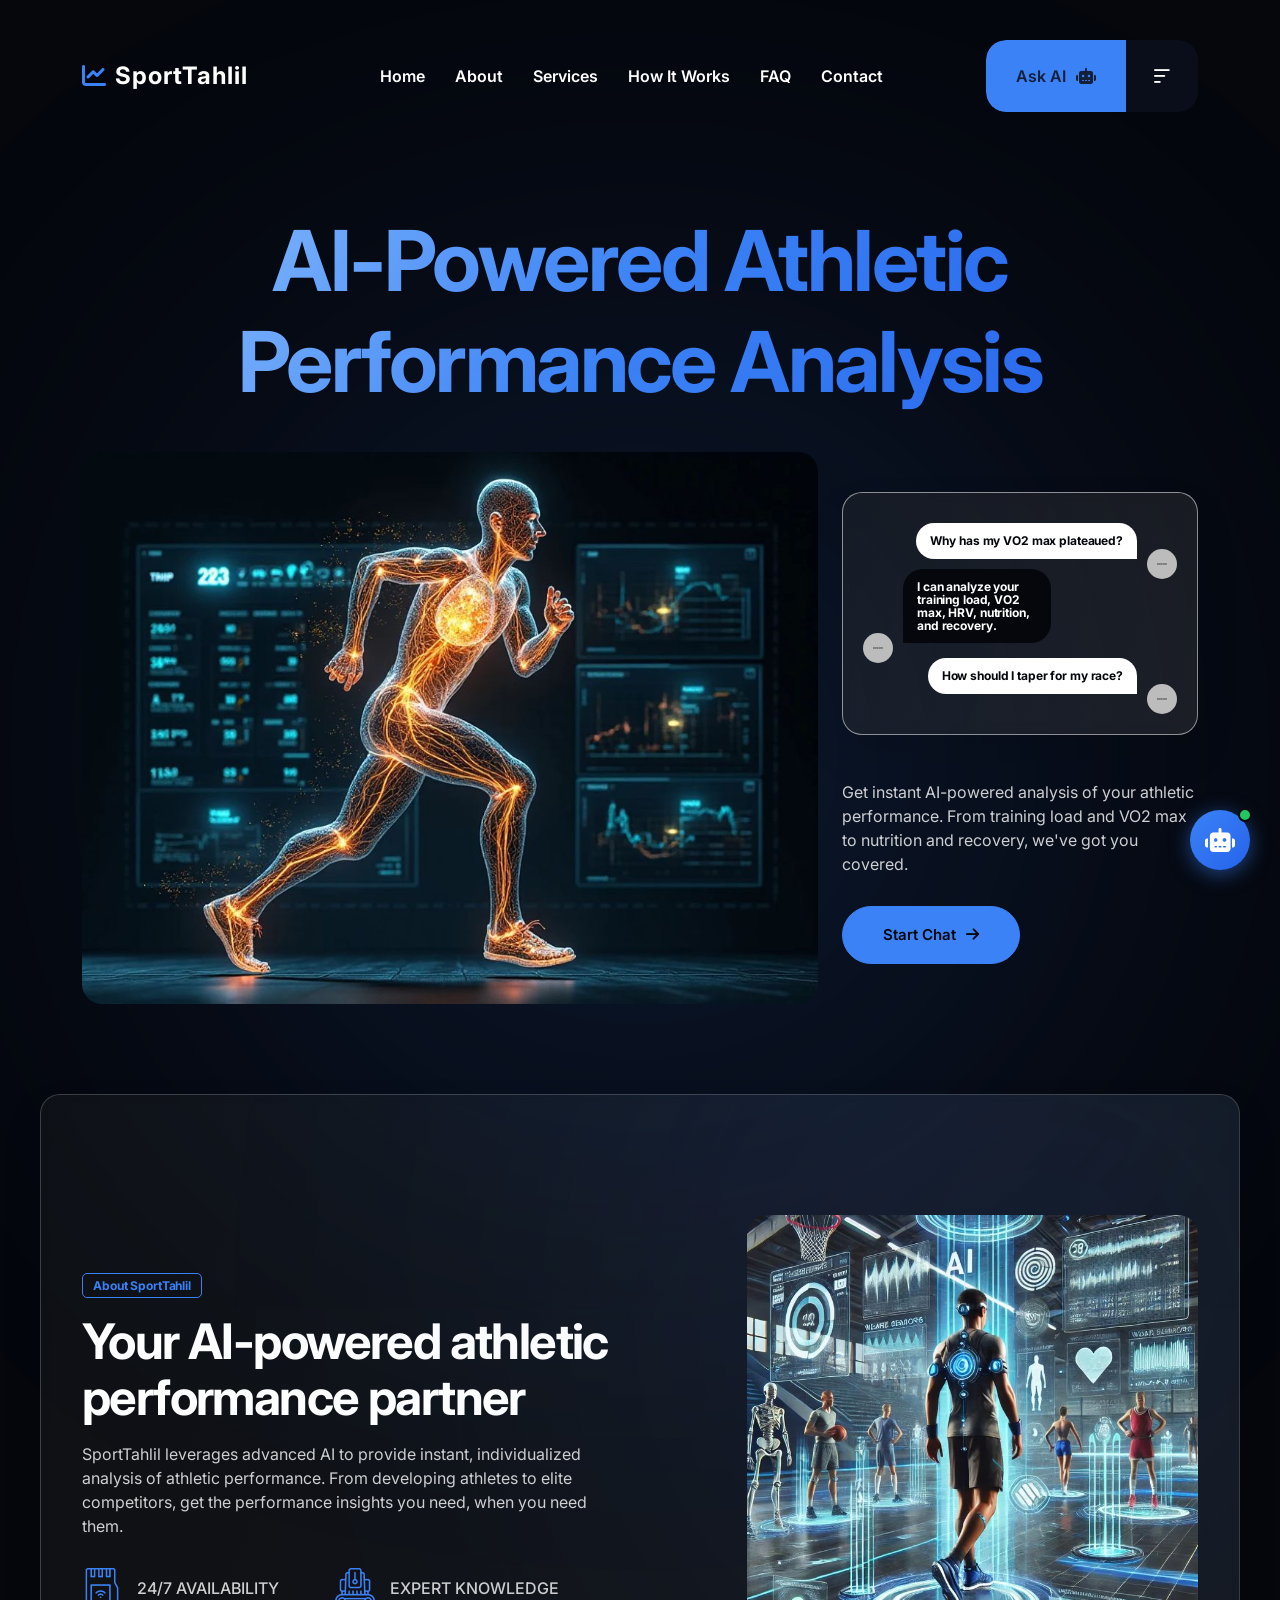
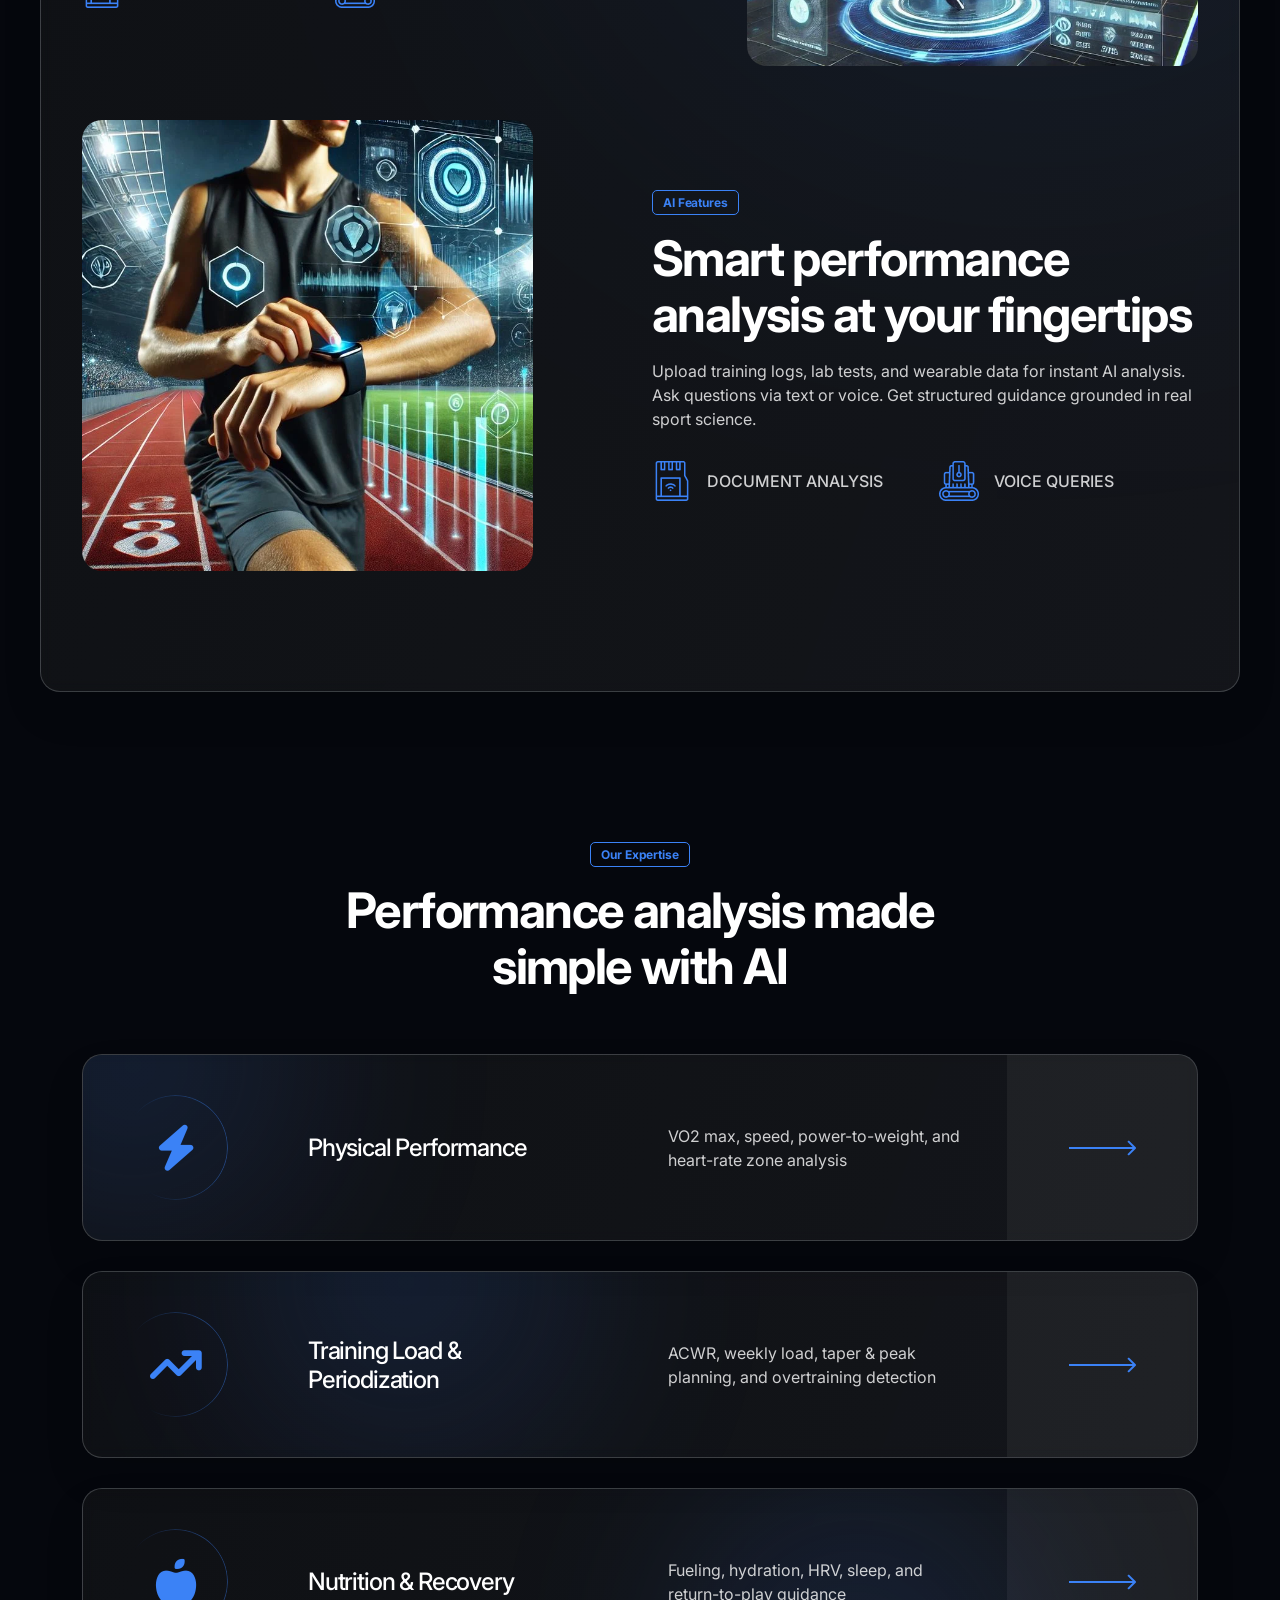
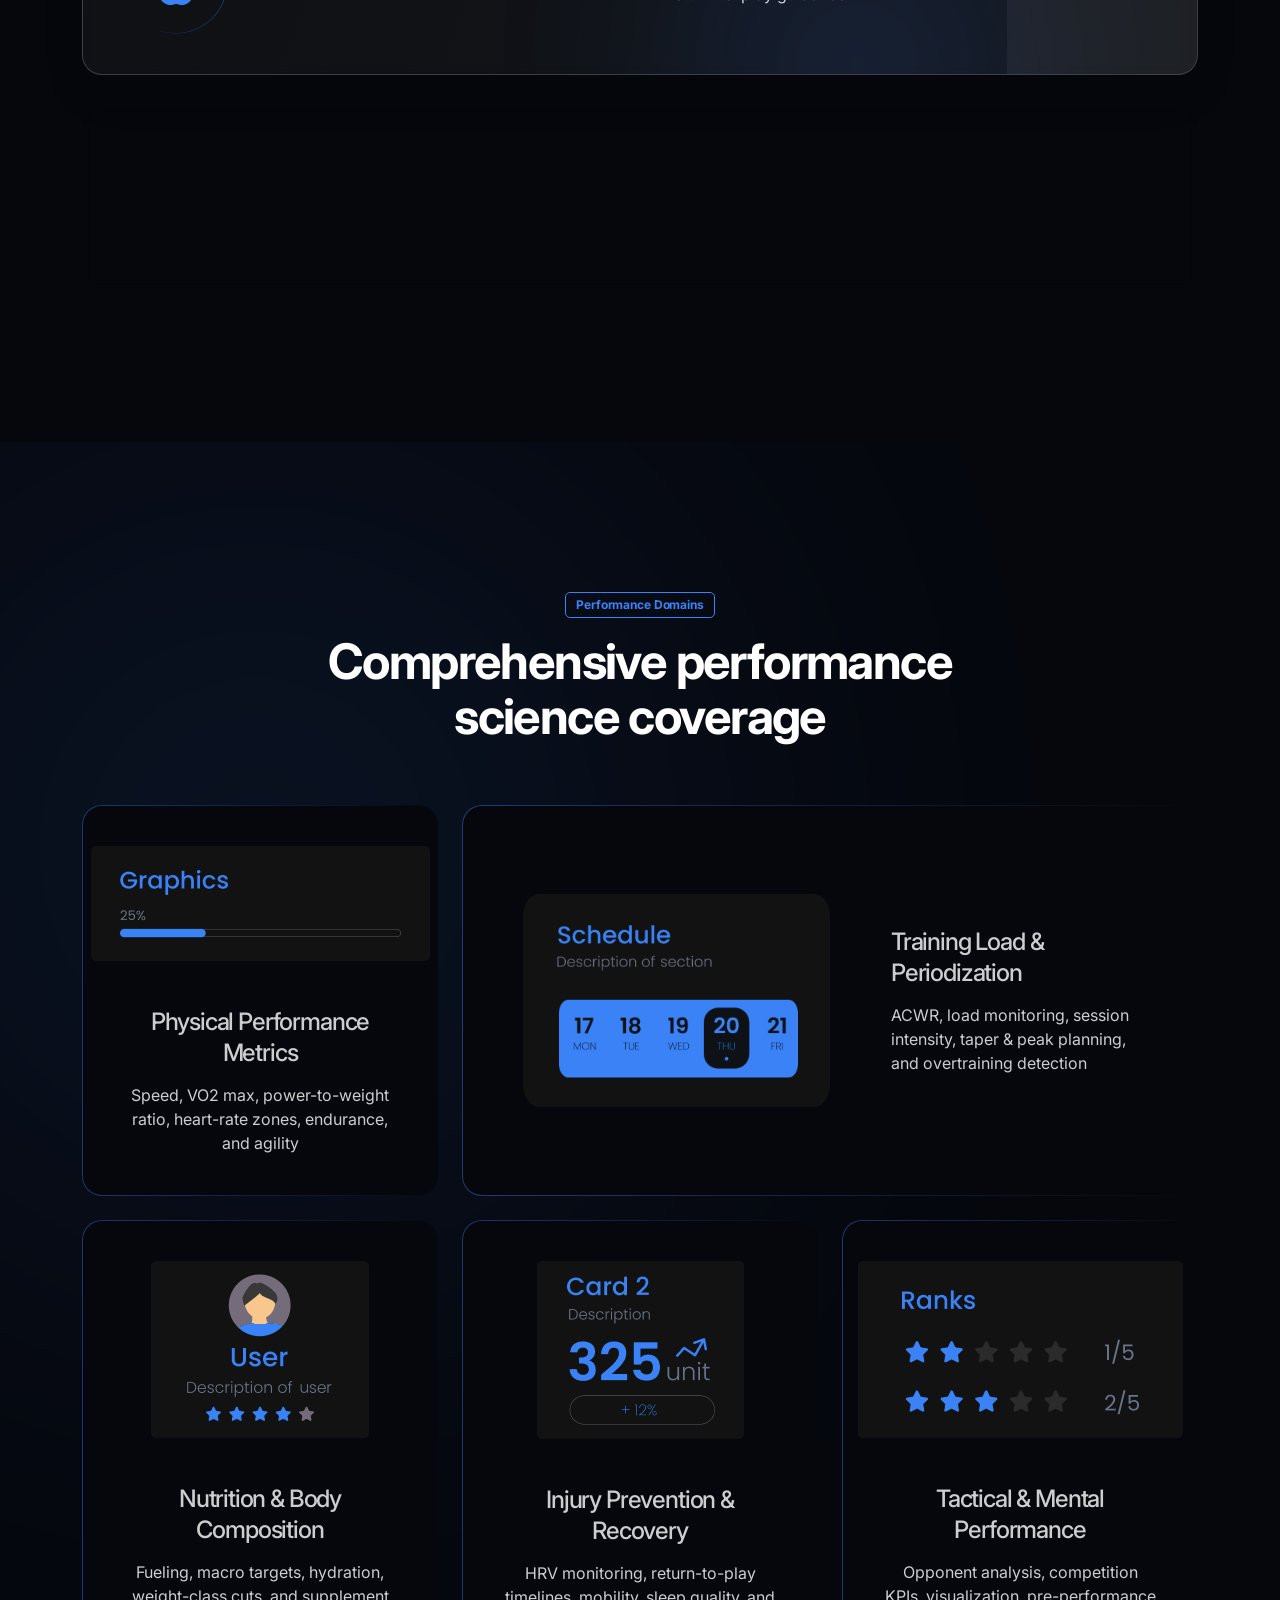
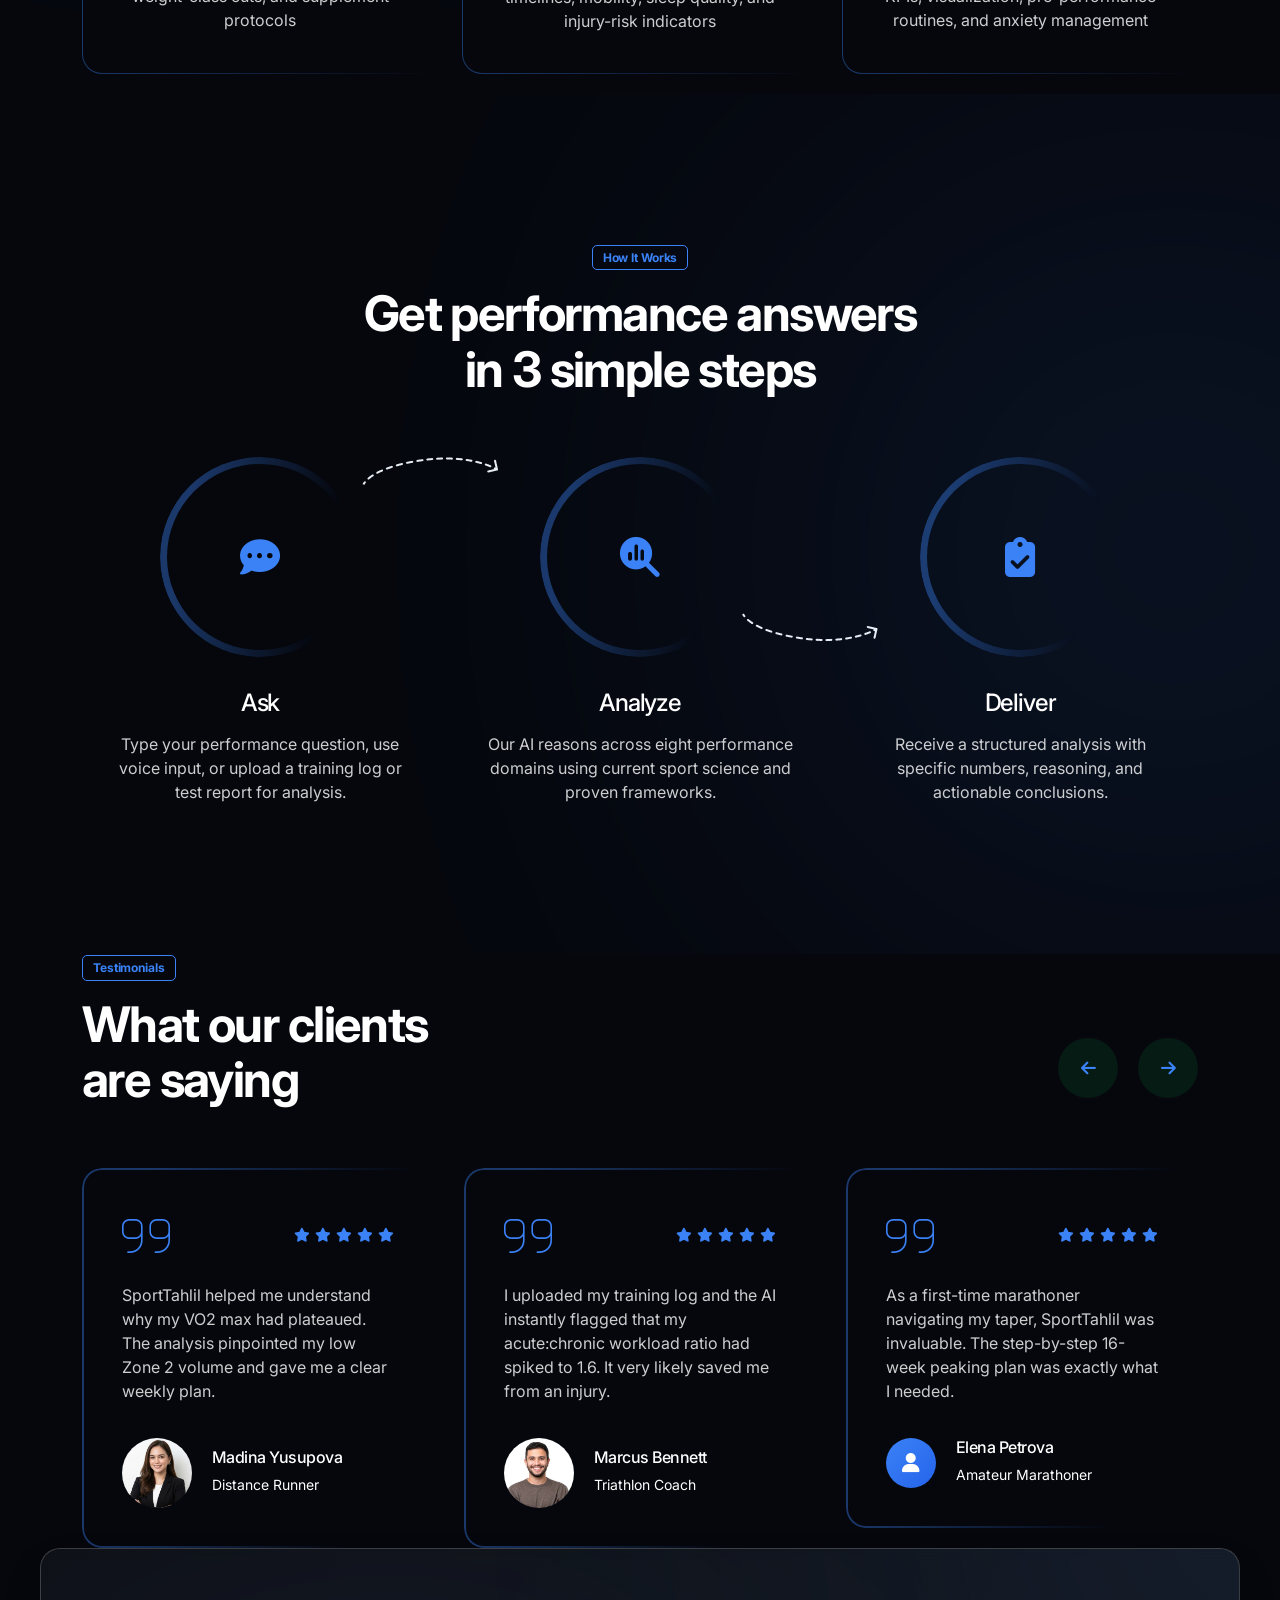
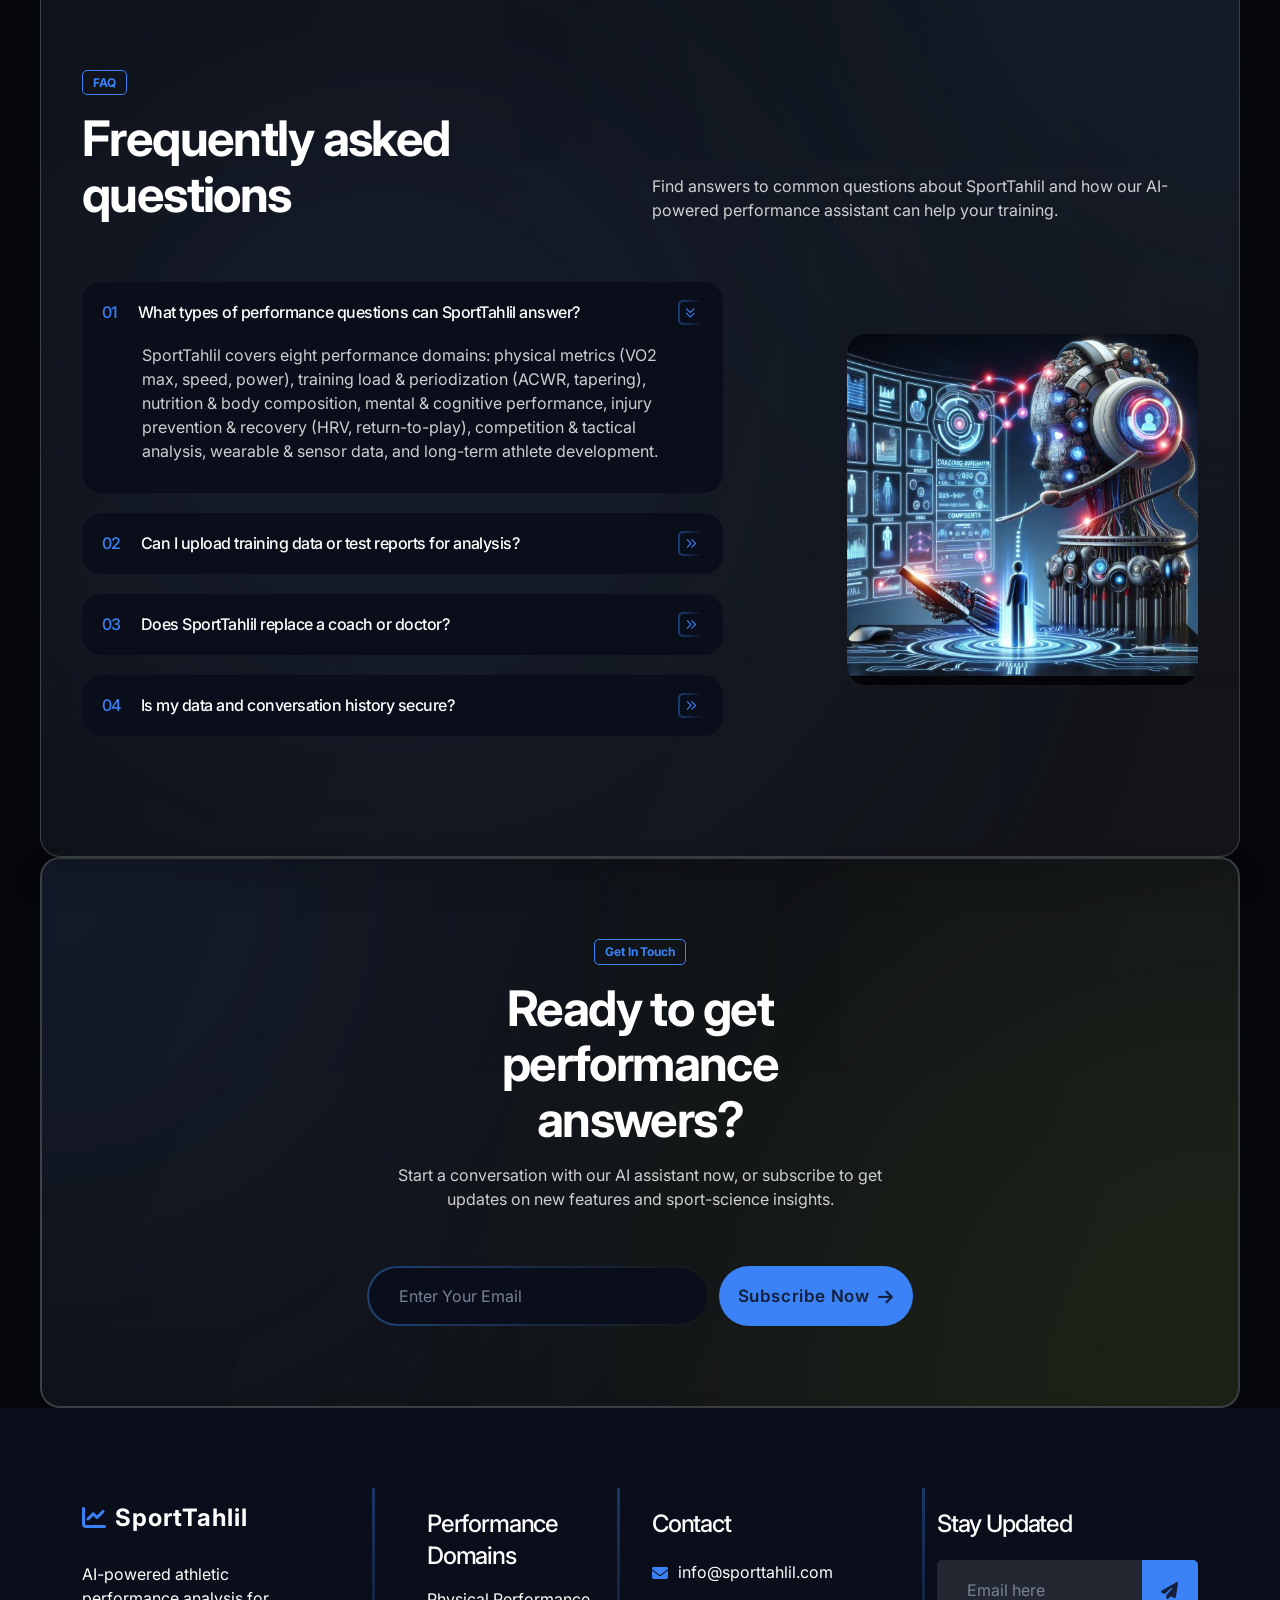
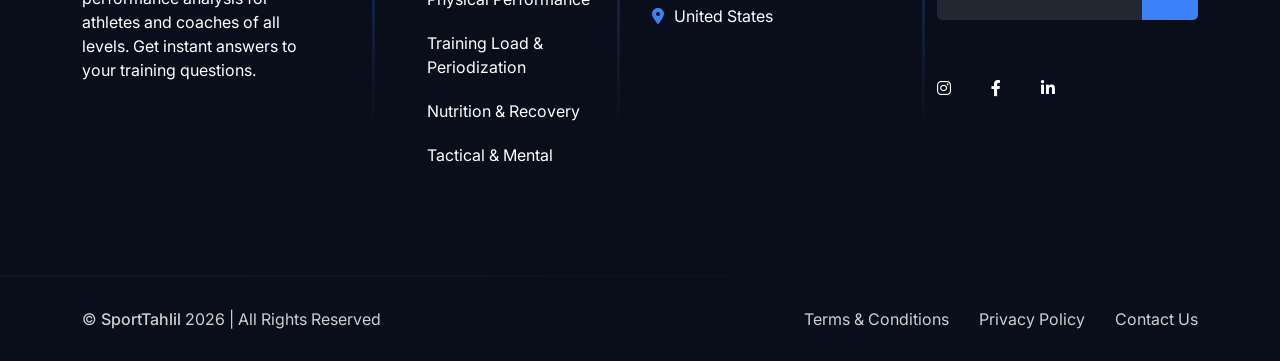
<file: templates/index.html>
<!DOCTYPE html>
<html dir="ltr" lang="en">

<head>
    <meta name="viewport" content="width=device-width,initial-scale=1.0" />
    <meta charset="utf-8" />
    <meta name="description" content="SportTahlil - AI-Powered Athletic Performance Analysis" />
    <meta name="keywords" content="sports analysis, athletic performance, VO2 max, training load, ACWR, HRV, sports nutrition, recovery, periodization, sports science, AI coach" />
    <meta name="author" content="SportTahlil" />

    <title>SportTahlil - AI-Powered Athletic Performance Analysis</title>

    <link rel="icon" type="image/png" href="/static/assets/images/logo/favicon.png" />

    <link rel="preconnect" href="https://fonts.googleapis.com">
    <link rel="preconnect" href="https://fonts.gstatic.com" crossorigin>
    <link href="https://fonts.googleapis.com/css2?family=Inter:wght@400;500;600;700&display=swap" rel="stylesheet">

    <link rel="stylesheet" href="/static/assets/css/bootstrap.min.css" />
    <link rel="stylesheet" href="/static/assets/css/fontawesome.min.css" />
    <link rel="stylesheet" href="/static/assets/css/magnific-popup.css" />
    <link rel="stylesheet" href="/static/assets/css/slick.css" />
    <link rel="stylesheet" href="/static/assets/css/meanmenu.css" />
    <link rel="stylesheet" href="/static/assets/css/nice-select.css" />
    <link rel="stylesheet" href="/static/assets/css/animate.css" />
    <link rel="stylesheet" href="/static/assets/css/style.css" />
</head>

<body>
<!-- Preloader Start -->
<div id="preloader">
    <div id="preloader-status">
        <div class="preloader-ripple">
            <div></div>
            <div></div>
        </div>
    </div>
</div>
<!-- Preloader End -->

<!-- Header Start -->
<header class="header-area style-1">
    <div class="te-header-menu-area te-sticky-header">
        <div class="container">
            <div class="row">
                <div class="col-xl-3 col-lg-3 col-md-6 col-6 d-flex align-items-center">
                    <div class="te-logo">
                        <a href="/" class="te-standard-logo">
                            <span style="font-size:24px;font-weight:700;color:#fff;letter-spacing:1px;"><i class="fa-solid fa-chart-line" style="color:#3B82F6;margin-right:8px;"></i>SportTahlil</span>
                        </a>
                        <a href="/" class="te-sticky-logo">
                            <span style="font-size:24px;font-weight:700;color:#fff;letter-spacing:1px;"><i class="fa-solid fa-chart-line" style="color:#3B82F6;margin-right:8px;"></i>SportTahlil</span>
                        </a>
                        <a href="/" class="te-retina-logo">
                            <span style="font-size:24px;font-weight:700;color:#fff;letter-spacing:1px;"><i class="fa-solid fa-chart-line" style="color:#3B82F6;margin-right:8px;"></i>SportTahlil</span>
                        </a>
                    </div>
                </div>
                <div class="col-xl-9 col-lg-9 col-md-6 col-6 d-flex align-items-center justify-content-end">
                    <div class="te-menu d-inline-block">
                        <nav id="main-menu" class="te-main-menu">
                            <ul>
                                <li class="active"><a href="/">Home</a></li>
                                <li><a href="#about">About</a></li>
                                <li><a href="#services">Services</a></li>
                                <li><a href="#how-it-works">How It Works</a></li>
                                <li><a href="#faq">FAQ</a></li>
                                <li><a href="#contact">Contact</a></li>
                            </ul>
                        </nav>
                    </div>
                    <div class="te-header-btn">
                        <a href="#" onclick="toggleChatModal(); return false;" class="te-cta-btn">Ask AI <i class="fa-solid fa-robot"></i></a>
                        <div class="te-search-btn">
                            <a href="#" class="te-icon te-offcanvas-toggle-btn">
                                <i class="fa-regular fa-bars-sort"></i>
                            </a>
                        </div>
                    </div>
                    <div class="te-mobile-menu-bar d-xl-none text-end">
                        <a href="#" class="te-mobile-menu-toggle-btn"><i class="fal fa-bars"></i></a>
                    </div>
                </div>
            </div>
        </div>
    </div>
</header>
<!-- Header End -->

<!-- Banner Area Start -->
<div class="banner-area style-1">
    <div class="container">
        <div class="row">
            <div class="col-12">
                <div class="te-banner-content">
                    <h1 class="gradient-title" style="background: linear-gradient(120deg, #93c5fd 0%, #3B82F6 50%, #2563EB 100%); background-clip: text; -webkit-background-clip: text;">AI-Powered Athletic <br/> Performance Analysis</h1>
                </div>
            </div>
        </div>
        <div class="row gy-5 banner-content-row">
            <div class="col-lg-8">
                <div class="banner-image">
                    <img class="tilt-animate" src="/static/images/hero.png" alt="SportTahlil Athletic Performance">
                </div>
            </div>
            <div class="col-lg-4 align-self-center">
                <div class="banner-info-card style-1">
                    <div class="message-feature-card">
                        <div class="single-msg">
                            <div class="image">
                                <img src="/static/assets/images/banner/user-1.jpg" alt="user">
                            </div>
                            <span class="content">Why has my VO2 max plateaued?</span>
                        </div>
                        <div class="single-msg">
                            <div class="image">
                                <img src="/static/assets/images/banner/user-2.jpg" alt="assistant">
                            </div>
                            <span class="content">I can analyze your training load, VO2 max, HRV, nutrition, and recovery.</span>
                        </div>
                        <div class="single-msg">
                            <div class="image">
                                <img src="/static/assets/images/banner/user-1.jpg" alt="user">
                            </div>
                            <span class="content">How should I taper for my race?</span>
                        </div>
                    </div>
                    <div class="content-wrapper">
                        <p>Get instant AI-powered analysis of your athletic performance. From training load and VO2 max to nutrition and recovery, we've got you covered.</p>
                    </div>
                    <div class="btn-wrapper">
                        <a href="#" onclick="toggleChatModal(); return false;" class="te-theme-btn blue-btn">Start Chat <i class="fa fa-solid fa-arrow-right"></i></a>
                    </div>
                </div>
            </div>
            <div class="blur-shape"></div>
        </div>
    </div>
</div>
<!-- Banner Area End -->

<!-- About Area Start -->
<div id="about" class="about-feature-area">
    <div class="circle-drop-shadow"></div>
    <div class="container">
        <div class="row gy-4 align-items-center">
            <div class="col-lg-6 order-2 order-lg-1 wow animate__animated animate__slideInLeft animate__slow">
                <div class="about-us-card">
                    <div class="te-section-title">
                        <div class="te-section-content">
                            <div class="short-title-wrapper">
                                <span class="short-title">About SportTahlil</span>
                            </div>
                            <h2 class="title">Your AI-powered athletic performance partner</h2>
                            <p>SportTahlil leverages advanced AI to provide instant, individualized analysis of athletic performance. From developing athletes to elite competitors, get the performance insights you need, when you need them.</p>
                        </div>
                    </div>
                    <div class="te-list-item-wrapper">
                        <div class="te-list-item">
                            <div class="icon">
                                <img src="/static/assets/images/icon/list-icon/icon-1.png" alt="icon">
                            </div>
                            <span class="text">24/7 AVAILABILITY</span>
                        </div>
                        <div class="te-list-item">
                            <div class="icon">
                                <img src="/static/assets/images/icon/list-icon/icon-2.png" alt="icon">
                            </div>
                            <span class="text">EXPERT KNOWLEDGE</span>
                        </div>
                    </div>
                </div>
            </div>
            <div class="col-lg-6 col-xl-5 offset-xl-1 order-1 order-lg-2 wow animate__animated animate__zoomIn animate__slow">
                <div class="image-card">
                    <img class="tilt-animate" src="/static/images/i.webp" alt="About SportTahlil">
                </div>
            </div>
        </div>
        <div class="row gy-4 align-items-center mt-30">
            <div class="col-lg-6 col-xl-5 wow animate__animated animate__zoomIn animate__slow">
                <div class="image-card">
                    <img class="tilt-animate" src="/static/images/q.webp" alt="AI Features">
                </div>
            </div>
            <div class="col-lg-6 col-xl-6 offset-xl-1 wow animate__animated animate__slideInRight animate__slower">
                <div class="about-us-card">
                    <div class="te-section-title">
                        <div class="te-section-content">
                            <div class="short-title-wrapper">
                                <span class="short-title">AI Features</span>
                            </div>
                            <h2 class="title">Smart performance analysis at your fingertips</h2>
                            <p>Upload training logs, lab tests, and wearable data for instant AI analysis. Ask questions via text or voice. Get structured guidance grounded in real sport science.</p>
                        </div>
                    </div>
                    <div class="te-list-item-wrapper">
                        <div class="te-list-item">
                            <div class="icon">
                                <img src="/static/assets/images/icon/list-icon/icon-1.png" alt="icon">
                            </div>
                            <span class="text">DOCUMENT ANALYSIS</span>
                        </div>
                        <div class="te-list-item">
                            <div class="icon">
                                <img src="/static/assets/images/icon/list-icon/icon-2.png" alt="icon">
                            </div>
                            <span class="text">VOICE QUERIES</span>
                        </div>
                    </div>
                </div>
            </div>
        </div>
    </div>
</div>
<!-- About Area End -->

<!-- Services Area Start -->
<div id="services" class="latest-service-area style-1">
    <div class="container">
        <div class="row">
            <div class="col-12 wow animate__animated animate__slideInDown animate__slow">
                <div class="te-section-title justify-content-center text-center">
                    <div class="te-section-content">
                        <div class="short-title-wrapper">
                            <span class="short-title">Our Expertise</span>
                        </div>
                        <h2 class="title">Performance analysis made <br/> simple with AI</h2>
                    </div>
                </div>
            </div>
        </div>
        <div class="row">
            <div class="col-12">
                <div class="latest-service-wrapper">
                    <div class="latest-service-card wow animate__animated animate__fadeInUp animate__faster">
                        <div class="circle-drop-shadow"></div>
                        <div class="content-wrapper">
                            <div class="icon">
                                <i class="fa-solid fa-bolt" style="font-size:46px;color:#3B82F6;line-height:1;"></i>
                            </div>
                            <div class="title-wrapper">
                                <h3 class="title"><a href="#" onclick="toggleChatModal(); return false;">Physical Performance</a></h3>
                            </div>
                            <div class="content">
                                <p>VO2 max, speed, power-to-weight, and <br/> heart-rate zone analysis</p>
                            </div>
                        </div>
                        <a href="#" onclick="toggleChatModal(); return false;" class="btn-wrapper">
                            <svg xmlns="http://www.w3.org/2000/svg" width="67" height="16" viewBox="0 0 67 16" fill="none">
                                <path d="M66.7071 8.70711C67.0976 8.31658 67.0976 7.68342 66.7071 7.29289L60.3431 0.928932C59.9526 0.538408 59.3195 0.538408 58.9289 0.928932C58.5384 1.31946 58.5384 1.95262 58.9289 2.34315L64.5858 8L58.9289 13.6569C58.5384 14.0474 58.5384 14.6805 58.9289 15.0711C59.3195 15.4616 59.9526 15.4616 60.3431 15.0711L66.7071 8.70711ZM0 9H66V7H0L0 9Z" fill="#3B82F6"/>
                            </svg>
                        </a>
                    </div>
                    <div class="latest-service-card wow animate__animated animate__fadeInUp animate__fast">
                        <div class="circle-drop-shadow"></div>
                        <div class="content-wrapper">
                            <div class="icon">
                                <i class="fa-solid fa-arrow-trend-up" style="font-size:46px;color:#3B82F6;line-height:1;"></i>
                            </div>
                            <div class="title-wrapper">
                                <h3 class="title"><a href="#" onclick="toggleChatModal(); return false;">Training Load & Periodization</a></h3>
                            </div>
                            <div class="content">
                                <p>ACWR, weekly load, taper & peak <br/> planning, and overtraining detection</p>
                            </div>
                        </div>
                        <a href="#" onclick="toggleChatModal(); return false;" class="btn-wrapper">
                            <svg xmlns="http://www.w3.org/2000/svg" width="67" height="16" viewBox="0 0 67 16" fill="none">
                                <path d="M66.7071 8.70711C67.0976 8.31658 67.0976 7.68342 66.7071 7.29289L60.3431 0.928932C59.9526 0.538408 59.3195 0.538408 58.9289 0.928932C58.5384 1.31946 58.5384 1.95262 58.9289 2.34315L64.5858 8L58.9289 13.6569C58.5384 14.0474 58.5384 14.6805 58.9289 15.0711C59.3195 15.4616 59.9526 15.4616 60.3431 15.0711L66.7071 8.70711ZM0 9H66V7H0L0 9Z" fill="#3B82F6"/>
                            </svg>
                        </a>
                    </div>
                    <div class="latest-service-card wow animate__animated animate__fadeInUp animate__slow">
                        <div class="circle-drop-shadow"></div>
                        <div class="content-wrapper">
                            <div class="icon">
                                <i class="fa-solid fa-apple-whole" style="font-size:46px;color:#3B82F6;line-height:1;"></i>
                            </div>
                            <div class="title-wrapper">
                                <h3 class="title"><a href="#" onclick="toggleChatModal(); return false;">Nutrition & Recovery</a></h3>
                            </div>
                            <div class="content">
                                <p>Fueling, hydration, HRV, sleep, and <br/> return-to-play guidance</p>
                            </div>
                        </div>
                        <a href="#" onclick="toggleChatModal(); return false;" class="btn-wrapper">
                            <svg xmlns="http://www.w3.org/2000/svg" width="67" height="16" viewBox="0 0 67 16" fill="none">
                                <path d="M66.7071 8.70711C67.0976 8.31658 67.0976 7.68342 66.7071 7.29289L60.3431 0.928932C59.9526 0.538408 59.3195 0.538408 58.9289 0.928932C58.5384 1.31946 58.5384 1.95262 58.9289 2.34315L64.5858 8L58.9289 13.6569C58.5384 14.0474 58.5384 14.6805 58.9289 15.0711C59.3195 15.4616 59.9526 15.4616 60.3431 15.0711L66.7071 8.70711ZM0 9H66V7H0L0 9Z" fill="#3B82F6"/>
                            </svg>
                        </a>
                    </div>
                    <div class="latest-service-card wow animate__animated animate__fadeInUp animate__slower">
                        <div class="circle-drop-shadow"></div>
                        <div class="content-wrapper">
                            <div class="icon">
                                <i class="fa-solid fa-brain" style="font-size:46px;color:#3B82F6;line-height:1;"></i>
                            </div>
                            <div class="title-wrapper">
                                <h3 class="title"><a href="#" onclick="toggleChatModal(); return false;">Tactical & Mental</a></h3>
                            </div>
                            <div class="content">
                                <p>Opponent analysis, competition review, <br/> and sports psychology</p>
                            </div>
                        </div>
                        <a href="#" onclick="toggleChatModal(); return false;" class="btn-wrapper">
                            <svg xmlns="http://www.w3.org/2000/svg" width="67" height="16" viewBox="0 0 67 16" fill="none">
                                <path d="M66.7071 8.70711C67.0976 8.31658 67.0976 7.68342 66.7071 7.29289L60.3431 0.928932C59.9526 0.538408 59.3195 0.538408 58.9289 0.928932C58.5384 1.31946 58.5384 1.95262 58.9289 2.34315L64.5858 8L58.9289 13.6569C58.5384 14.0474 58.5384 14.6805 58.9289 15.0711C59.3195 15.4616 59.9526 15.4616 60.3431 15.0711L66.7071 8.70711ZM0 9H66V7H0L0 9Z" fill="#3B82F6"/>
                            </svg>
                        </a>
                    </div>
                </div>
            </div>
        </div>
    </div>
</div>
<!-- Services Area End -->

<!-- Features Area Start -->
<div class="feature-area style-1">
    <div class="circle-drop-shadow"></div>
    <div class="container">
        <div class="row">
            <div class="col-12 wow animate__animated animate__slideInDown animate__slow">
                <div class="te-section-title justify-content-center text-center">
                    <div class="te-section-content">
                        <div class="short-title-wrapper">
                            <span class="short-title">Performance Domains</span>
                        </div>
                        <h2 class="title">Comprehensive performance <br/> science coverage</h2>
                    </div>
                </div>
            </div>
        </div>
        <div class="row gy-4">
            <div class="col-md-6 col-lg-4 wow animate__animated animate__fadeInUp animate__faster">
                <div class="te-info-card style-2">
                    <div class="te-info-card-inner">
                        <div class="image">
                            <img src="/static/assets/images/service/service-1.png" alt="Physical Performance"/>
                        </div>
                        <div class="te-content-wrapper">
                            <div class="te-title-wrapper">
                                <h3 class="title"><a href="#" onclick="toggleChatModal(); return false;">Physical Performance Metrics</a></h3>
                            </div>
                            <div class="content">
                                <p class="desc">Speed, VO2 max, power-to-weight ratio, heart-rate zones, endurance, and agility</p>
                            </div>
                        </div>
                    </div>
                </div>
            </div>
            <div class="col-md-6 col-lg-8 feature-card wow animate__animated animate__fadeInUp animate__fast">
                <div class="te-info-card style-2">
                    <div class="te-info-card-inner">
                        <div class="image">
                            <img src="/static/assets/images/service/service-2.png" alt="Training Load & Periodization"/>
                        </div>
                        <div class="te-content-wrapper">
                            <div class="te-title-wrapper">
                                <h3 class="title"><a href="#" onclick="toggleChatModal(); return false;">Training Load & Periodization</a></h3>
                            </div>
                            <div class="content">
                                <p class="desc">ACWR, load monitoring, session intensity, taper & peak planning, and overtraining detection</p>
                            </div>
                        </div>
                    </div>
                </div>
            </div>
            <div class="col-md-6 col-lg-4 wow animate__animated animate__fadeInUp animate__slow">
                <div class="te-info-card style-2">
                    <div class="te-info-card-inner">
                        <div class="image">
                            <img src="/static/assets/images/service/service-3.png" alt="Nutrition & Body Composition"/>
                        </div>
                        <div class="te-content-wrapper">
                            <div class="te-title-wrapper">
                                <h3 class="title"><a href="#" onclick="toggleChatModal(); return false;">Nutrition & Body Composition</a></h3>
                            </div>
                            <div class="content">
                                <p class="desc">Fueling, macro targets, hydration, weight-class cuts, and supplement protocols</p>
                            </div>
                        </div>
                    </div>
                </div>
            </div>
            <div class="col-md-6 col-lg-4 wow animate__animated animate__fadeInUp animate__slow">
                <div class="te-info-card style-2">
                    <div class="te-info-card-inner">
                        <div class="image">
                            <img src="/static/assets/images/service/service-4.png" alt="Injury Prevention & Recovery"/>
                        </div>
                        <div class="te-content-wrapper">
                            <div class="te-title-wrapper">
                                <h3 class="title"><a href="#" onclick="toggleChatModal(); return false;">Injury Prevention & Recovery</a></h3>
                            </div>
                            <div class="content">
                                <p class="desc">HRV monitoring, return-to-play timelines, mobility, sleep quality, and injury-risk indicators</p>
                            </div>
                        </div>
                    </div>
                </div>
            </div>
            <div class="col-md-6 col-lg-4 wow animate__animated animate__fadeInUp animate__slower">
                <div class="te-info-card style-2">
                    <div class="te-info-card-inner">
                        <div class="image">
                            <img src="/static/assets/images/service/service-5.png" alt="Tactical & Mental Performance"/>
                        </div>
                        <div class="te-content-wrapper">
                            <div class="te-title-wrapper">
                                <h3 class="title"><a href="#" onclick="toggleChatModal(); return false;">Tactical & Mental Performance</a></h3>
                            </div>
                            <div class="content">
                                <p class="desc">Opponent analysis, competition KPIs, visualization, pre-performance routines, and anxiety management</p>
                            </div>
                        </div>
                    </div>
                </div>
            </div>
        </div>
    </div>
</div>
<!-- Features Area End -->

<!-- How It Works Area Start -->
<div id="how-it-works" class="work-prgress-area style-1">
    <div class="circle-drop-shadow"></div>
    <div class="container">
        <div class="row">
            <div class="col-12 wow animate__animated animate__slideInDown animate__slow">
                <div class="te-section-title justify-content-center text-center">
                    <div class="te-section-content">
                        <div>
                            <span class="short-title">How It Works</span>
                        </div>
                        <h2 class="title">Get performance answers <br/> in 3 simple steps</h2>
                    </div>
                </div>
            </div>
        </div>
        <div class="row gy-5">
            <div class="col-lg-4 col-md-6 te-process-two-step-wrapper wow animate__animated animate__fadeInTopLeft animate__slow">
                <div class="te-process-step style-2">
                    <div class="te-content-wrapper">
                        <div class="te-title-wrapper">
                            <div class="icon-wrapper">
                                <div class="icon">
                                    <i class="fa-solid fa-comment-dots" style="font-size:40px;color:#3B82F6;line-height:1;"></i>
                                </div>
                            </div>
                            <h3 class="title">Ask</h3>
                            <div class="shape-image">
                                <img class="shape-1" src="/static/assets/images/icon/work-progress/shape.png" alt="shape">
                                <img class="shape-2" src="/static/assets/images/icon/work-progress/shape-two.png" alt="shape">
                            </div>
                        </div>
                        <div class="content">
                            <p class="desc">Type your performance question, use voice input, or upload a training log or test report for analysis.</p>
                        </div>
                    </div>
                </div>
            </div>
            <div class="col-lg-4 col-md-6 te-process-two-step-wrapper wow animate__animated animate__fadeInUp animate__slow">
                <div class="te-process-step style-2">
                    <div class="te-content-wrapper">
                        <div class="te-title-wrapper">
                            <div class="icon-wrapper">
                                <div class="icon">
                                    <i class="fa-solid fa-magnifying-glass-chart" style="font-size:40px;color:#3B82F6;line-height:1;"></i>
                                </div>
                            </div>
                            <h3 class="title">Analyze</h3>
                            <div class="shape-image">
                                <img class="shape-1" src="/static/assets/images/icon/work-progress/shape.png" alt="shape">
                                <img class="shape-2" src="/static/assets/images/icon/work-progress/shape-two.png" alt="shape">
                            </div>
                        </div>
                        <div class="content">
                            <p class="desc">Our AI reasons across eight performance domains using current sport science and proven frameworks.</p>
                        </div>
                    </div>
                </div>
            </div>
            <div class="col-lg-4 col-md-6 te-process-two-step-wrapper wow animate__animated animate__fadeInTopRight animate__slow">
                <div class="te-process-step style-2">
                    <div class="te-content-wrapper">
                        <div class="te-title-wrapper">
                            <div class="icon-wrapper">
                                <div class="icon">
                                    <i class="fa-solid fa-clipboard-check" style="font-size:40px;color:#3B82F6;line-height:1;"></i>
                                </div>
                            </div>
                            <h3 class="title">Deliver</h3>
                            <div class="shape-image">
                                <img class="shape-1" src="/static/assets/images/icon/work-progress/shape.png" alt="shape">
                                <img class="shape-2" src="/static/assets/images/icon/work-progress/shape-two.png" alt="shape">
                            </div>
                        </div>
                        <div class="content">
                            <p class="desc">Receive a structured analysis with specific numbers, reasoning, and actionable conclusions.</p>
                        </div>
                    </div>
                </div>
            </div>
        </div>
    </div>
</div>
<!-- How It Works Area End -->

<!-- Testimonial Area Start -->
<div class="testimonial-slider-area style-1">
    <div class="container">
        <div class="row">
            <div class="col-12 wow animate__animated animate__slideInDown animate__slow">
                <div class="te-section-title left-align-title">
                    <div class="te-section-content">
                        <div>
                            <span class="short-title only-divider">Testimonials</span>
                        </div>
                        <h2 class="title">What our clients <br/> are saying</h2>
                    </div>
                    <div class="te-section-desc">
                        <div class="te-slider-btn-wrapper">
                            <a href="#" class="te-slider-nav te-slider-prev" id="testimonial_slider_prev">
                                <i class="fa-solid fa-arrow-left"></i>
                            </a>
                            <a href="#" class="te-slider-nav te-slider-next" id="testimonial_slider_next">
                                <i class="fa-solid fa-arrow-right"></i>
                            </a>
                        </div>
                    </div>
                </div>
            </div>
            <div class="col-12">
                <div class="te-testimonial-slider-wrapper" id="testimonial_one">
                    <div class="slick-single-item">
                        <div class="te-testimonial-card">
                            <div class="te-content-wrapper">
                                <div class="quote-icon">
                                    <div class="icon"><i class="fa-thin fa-quote-right"></i></div>
                                    <div class="rating">
                                        <i class="fa-solid fa-star"></i><i class="fa-solid fa-star"></i><i class="fa-solid fa-star"></i><i class="fa-solid fa-star"></i><i class="fa-solid fa-star"></i>
                                    </div>
                                </div>
                                <div class="content">
                                    <p>SportTahlil helped me understand why my VO2 max had plateaued. The analysis pinpointed my low Zone 2 volume and gave me a clear weekly plan.</p>
                                </div>
                                <div class="te-user-meta">
                                    <div class="te-user-info">
                                        <div class="image"><img src="/static/images/t-1.jpg" alt="Madina Yusupova" /></div>
                                        <div class="info">
                                            <h2 class="name">Madina Yusupova</h2>
                                            <span class="designation">Distance Runner</span>
                                        </div>
                                    </div>
                                </div>
                            </div>
                        </div>
                    </div>
                    <div class="slick-single-item">
                        <div class="te-testimonial-card">
                            <div class="te-content-wrapper">
                                <div class="quote-icon">
                                    <div class="icon"><i class="fa-thin fa-quote-right"></i></div>
                                    <div class="rating">
                                        <i class="fa-solid fa-star"></i><i class="fa-solid fa-star"></i><i class="fa-solid fa-star"></i><i class="fa-solid fa-star"></i><i class="fa-solid fa-star"></i>
                                    </div>
                                </div>
                                <div class="content">
                                    <p>I uploaded my training log and the AI instantly flagged that my acute:chronic workload ratio had spiked to 1.6. It very likely saved me from an injury.</p>
                                </div>
                                <div class="te-user-meta">
                                    <div class="te-user-info">
                                        <div class="image"><img src="/static/images/tm-marcus.jpg" alt="Marcus Bennett" /></div>
                                        <div class="info">
                                            <h2 class="name">Marcus Bennett</h2>
                                            <span class="designation">Triathlon Coach</span>
                                        </div>
                                    </div>
                                </div>
                            </div>
                        </div>
                    </div>
                    <div class="slick-single-item">
                        <div class="te-testimonial-card">
                            <div class="te-content-wrapper">
                                <div class="quote-icon">
                                    <div class="icon"><i class="fa-thin fa-quote-right"></i></div>
                                    <div class="rating">
                                        <i class="fa-solid fa-star"></i><i class="fa-solid fa-star"></i><i class="fa-solid fa-star"></i><i class="fa-solid fa-star"></i><i class="fa-solid fa-star"></i>
                                    </div>
                                </div>
                                <div class="content">
                                    <p>As a first-time marathoner navigating my taper, SportTahlil was invaluable. The step-by-step 16-week peaking plan was exactly what I needed.</p>
                                </div>
                                <div class="te-user-meta">
                                    <div class="te-user-info">
                                        <div class="image" style="width:50px;height:50px;background:linear-gradient(135deg,#3B82F6,#2563EB);border-radius:50%;display:flex;align-items:center;justify-content:center;"><i class="fa-solid fa-user" style="color:#fff;font-size:20px;"></i></div>
                                        <div class="info">
                                            <h2 class="name">Elena Petrova</h2>
                                            <span class="designation">Amateur Marathoner</span>
                                        </div>
                                    </div>
                                </div>
                            </div>
                        </div>
                    </div>
                    <div class="slick-single-item">
                        <div class="te-testimonial-card">
                            <div class="te-content-wrapper">
                                <div class="quote-icon">
                                    <div class="icon"><i class="fa-thin fa-quote-right"></i></div>
                                    <div class="rating">
                                        <i class="fa-solid fa-star"></i><i class="fa-solid fa-star"></i><i class="fa-solid fa-star"></i><i class="fa-solid fa-star"></i><i class="fa-solid fa-star"></i>
                                    </div>
                                </div>
                                <div class="content">
                                    <p>The document analysis feature is a game-changer. I uploaded my lab test report at 2 AM and got detailed feedback on my lactate threshold within seconds.</p>
                                </div>
                                <div class="te-user-meta">
                                    <div class="te-user-info">
                                        <div class="image" style="width:50px;height:50px;background:linear-gradient(135deg,#ef4444,#dc2626);border-radius:50%;display:flex;align-items:center;justify-content:center;"><i class="fa-solid fa-user" style="color:#fff;font-size:20px;"></i></div>
                                        <div class="info">
                                            <h2 class="name">Diego Fernandez</h2>
                                            <span class="designation">Cycling Coach</span>
                                        </div>
                                    </div>
                                </div>
                            </div>
                        </div>
                    </div>
                    <div class="slick-single-item">
                        <div class="te-testimonial-card">
                            <div class="te-content-wrapper">
                                <div class="quote-icon">
                                    <div class="icon"><i class="fa-thin fa-quote-right"></i></div>
                                    <div class="rating">
                                        <i class="fa-solid fa-star"></i><i class="fa-solid fa-star"></i><i class="fa-solid fa-star"></i><i class="fa-solid fa-star"></i><i class="fa-solid fa-star"></i>
                                    </div>
                                </div>
                                <div class="content">
                                    <p>SportTahlil helped me understand how to adjust my training at 32 — slower recovery and smarter HRV monitoring. The references were accurate and well-structured.</p>
                                </div>
                                <div class="te-user-meta">
                                    <div class="te-user-info">
                                        <div class="image"><img src="/static/images/t-3.jpg" alt="Andre Williams" /></div>
                                        <div class="info">
                                            <h2 class="name">Andre Williams</h2>
                                            <span class="designation">Masters Athlete</span>
                                        </div>
                                    </div>
                                </div>
                            </div>
                        </div>
                    </div>
                    <div class="slick-single-item">
                        <div class="te-testimonial-card">
                            <div class="te-content-wrapper">
                                <div class="quote-icon">
                                    <div class="icon"><i class="fa-thin fa-quote-right"></i></div>
                                    <div class="rating">
                                        <i class="fa-solid fa-star"></i><i class="fa-solid fa-star"></i><i class="fa-solid fa-star"></i><i class="fa-solid fa-star"></i><i class="fa-solid fa-star"></i>
                                    </div>
                                </div>
                                <div class="content">
                                    <p>Outstanding tool for pre-competition nutrition. The AI broke down exactly what to eat 3 hours before my match and why. Highly recommend.</p>
                                </div>
                                <div class="te-user-meta">
                                    <div class="te-user-info">
                                        <div class="image" style="width:50px;height:50px;background:linear-gradient(135deg,#06b6d4,#0891b2);border-radius:50%;display:flex;align-items:center;justify-content:center;"><i class="fa-solid fa-user" style="color:#fff;font-size:20px;"></i></div>
                                        <div class="info">
                                            <h2 class="name">Sophie Laurent</h2>
                                            <span class="designation">Combat Athlete</span>
                                        </div>
                                    </div>
                                </div>
                            </div>
                        </div>
                    </div>
                </div>
            </div>
        </div>
    </div>
</div>
<!-- Testimonial Area End -->

<!-- FAQ Area Start -->
<div id="faq" class="faq-area style-1">
    <div class="circle-drop-shadow"></div>
    <div class="container">
        <div class="row">
            <div class="col-12">
                <div class="te-section-title left-align-title">
                    <div class="te-section-content">
                        <div>
                            <span class="short-title only-divider">FAQ</span>
                        </div>
                        <h2 class="title">Frequently asked <br/> questions</h2>
                    </div>
                    <div class="te-section-desc">
                        <p>Find answers to common questions about SportTahlil and how our AI-powered performance assistant can help your training.</p>
                    </div>
                </div>
            </div>
        </div>
        <div class="row gy-4">
            <div class="col-xl-7 col-lg-6 order-2 order-lg-1 align-self-center wow animate__animated animate__bounceIn animate__slower">
                <div class="accordion-wrapper">
                    <div class="circle-drop-shadow"></div>
                    <div class="te-accordion-box-wrapper" id="faq_list">
                        <div class="te-accordion-list-item">
                            <div id="headingOne">
                                <div class="te-accordion-head" role="button" data-bs-toggle="collapse" data-bs-target="#collapseOne" aria-expanded="true" aria-controls="collapseOne">
                                    <h3 class="te-accordion-title"><span>01</span>What types of performance questions can SportTahlil answer?</h3>
                                </div>
                            </div>
                            <div id="collapseOne" class="accordion-collapse collapse show" aria-labelledby="headingOne" data-bs-parent="#faq_list">
                                <div class="te-accordion-body">
                                    <p>SportTahlil covers eight performance domains: physical metrics (VO2 max, speed, power), training load & periodization (ACWR, tapering), nutrition & body composition, mental & cognitive performance, injury prevention & recovery (HRV, return-to-play), competition & tactical analysis, wearable & sensor data, and long-term athlete development.</p>
                                </div>
                            </div>
                        </div>
                        <div class="te-accordion-list-item">
                            <div id="headingTwo">
                                <div class="te-accordion-head collapsed" role="button" data-bs-toggle="collapse" data-bs-target="#collapseTwo" aria-expanded="false" aria-controls="collapseTwo">
                                    <h3 class="te-accordion-title"><span>02</span>Can I upload training data or test reports for analysis?</h3>
                                </div>
                            </div>
                            <div id="collapseTwo" class="accordion-collapse collapse" aria-labelledby="headingTwo" data-bs-parent="#faq_list">
                                <div class="te-accordion-body">
                                    <p>Yes! You can upload PDF, DOCX, TXT files, and even images of your training logs, lab/fitness test reports, or wearable data exports. Our AI will extract the data, analyze it, and provide detailed feedback on trends, training load, and injury-risk indicators.</p>
                                </div>
                            </div>
                        </div>
                        <div class="te-accordion-list-item">
                            <div id="headingThree">
                                <div class="te-accordion-head collapsed" role="button" data-bs-toggle="collapse" data-bs-target="#collapseThree" aria-expanded="false" aria-controls="collapseThree">
                                    <h3 class="te-accordion-title"><span>03</span>Does SportTahlil replace a coach or doctor?</h3>
                                </div>
                            </div>
                            <div id="collapseThree" class="accordion-collapse collapse" aria-labelledby="headingThree" data-bs-parent="#faq_list">
                                <div class="te-accordion-body">
                                    <p>No. SportTahlil provides general performance guidance for educational purposes. It does not constitute medical advice. For injuries, medical symptoms, or significant changes, we always recommend consulting a qualified sports physician, physiotherapist, or registered dietitian.</p>
                                </div>
                            </div>
                        </div>
                        <div class="te-accordion-list-item">
                            <div id="headingFour">
                                <div class="te-accordion-head collapsed" role="button" data-bs-toggle="collapse" data-bs-target="#collapseFour" aria-expanded="false" aria-controls="collapseFour">
                                    <h3 class="te-accordion-title"><span>04</span>Is my data and conversation history secure?</h3>
                                </div>
                            </div>
                            <div id="collapseFour" class="accordion-collapse collapse" aria-labelledby="headingFour" data-bs-parent="#faq_list">
                                <div class="te-accordion-body">
                                    <p>Yes. Your conversations are encrypted and stored securely. Uploaded documents are automatically deleted after processing. We do not share your data with third parties. See our Privacy Policy for full details.</p>
                                </div>
                            </div>
                        </div>
                    </div>
                </div>
            </div>
            <div class="col-xl-5 col-lg-6 order-1 order-lg-2 align-self-center wow animate__animated animate__slideInUp animate__slower">
                <div class="image-card">
                    <img class="tilt-animate" src="/static/images/faq.jpg" alt="FAQ" />
                </div>
            </div>
        </div>
    </div>
</div>
<!-- FAQ Area End -->

<!-- Contact / Newsletter Section Start -->
<div id="contact" class="subscribe-area style-1 wow animate__animated animate__flipInX animate__slow">
    <div class="circle-drop-shadow"></div>
    <div class="circle-drop-shadow two"></div>
    <div class="container">
        <div class="row">
            <div class="col-xl-6 col-lg-8 offset-xl-3 offset-lg-2">
                <div class="te-section-title justify-content-center text-center">
                    <div class="te-section-content">
                        <div class="short-title-wrapper">
                            <span class="short-title">Get In Touch</span>
                        </div>
                        <h2 class="title">Ready to get performance <br/> answers?</h2>
                        <p>Start a conversation with our AI assistant now, or subscribe to get updates on new features and sport-science insights.</p>
                    </div>
                </div>
                <div class="te-subscribe-form-widget">
                    <form>
                        <div class="mc4wp-form-fields">
                            <div class="single-field">
                                <input type="email" placeholder="Enter Your Email" />
                            </div>
                            <button class="submit-btn" type="submit">Subscribe Now <i class="fa fa-solid fa-arrow-right"></i></button>
                        </div>
                    </form>
                </div>
            </div>
        </div>
    </div>
</div>
<!-- Contact / Newsletter Section End -->

<!-- Floating Chat Button -->
<div id="chat-fab" onclick="toggleChatModal()" style="position: fixed; bottom: 30px; right: 30px; z-index: 99999; cursor: pointer;">
    <div style="width: 60px; height: 60px; background: linear-gradient(135deg, #3B82F6, #2563eb); border-radius: 50%; display: flex; align-items: center; justify-content: center; box-shadow: 0 4px 20px rgba(59, 130, 246,0.5); transition: transform 0.3s ease;">
        <i class="fa-solid fa-robot" style="color: #fff; font-size: 24px;"></i>
    </div>
    <div style="position: absolute; top: -2px; right: -2px; width: 14px; height: 14px; background: #22c55e; border-radius: 50%; border: 2px solid #0a0a0f;"></div>
</div>

<!-- Chat Modal -->
<div id="chat-modal" style="display: none; position: fixed; z-index: 999999;">
    <!-- Backdrop -->
    <div id="chat-backdrop" onclick="toggleChatModal()" style="position: fixed; inset: 0; background: rgba(0,0,0,0.4); backdrop-filter: blur(4px);"></div>
    <!-- Chat Container -->
    <div id="chat-modal-box" style="position: fixed; bottom: 100px; right: 30px; width: 420px; height: 620px; background: #1e1f20; border-radius: 20px; overflow: hidden; display: flex; flex-direction: column; box-shadow: 0 20px 60px rgba(0,0,0,0.5); transition: all 0.3s ease; border: 1px solid rgba(255,255,255,0.08);">

        <!-- Header -->
        <div style="padding: 14px 20px; background: #1e1f20; border-bottom: 1px solid rgba(255,255,255,0.08); display: flex; align-items: center; justify-content: space-between;">
            <div style="display: flex; align-items: center; gap: 10px;">
                <div style="width: 38px; height: 38px; background: linear-gradient(135deg, #3B82F6, #2563eb); border-radius: 50%; display: flex; align-items: center; justify-content: center;">
                    <i class="fa-solid fa-chart-line" style="color: #fff; font-size: 16px;"></i>
                </div>
                <div>
                    <div style="color: #e3e3e3; font-size: 15px; font-weight: 700;">SportTahlil AI</div>
                    <div style="color: #3B82F6; font-size: 11px; font-weight: 500;"><i class="fa-solid fa-circle" style="font-size: 6px; margin-right: 3px;"></i>Online</div>
                </div>
            </div>
            <button onclick="toggleChatModal()" style="background: rgba(255,255,255,0.08); border: none; color: #9aa0a6; font-size: 16px; cursor: pointer; width: 32px; height: 32px; border-radius: 50%; display: flex; align-items: center; justify-content: center;"><i class="fa-solid fa-xmark"></i></button>
        </div>

        <!-- Messages Area -->
        <div class="chat-messages" id="chat-messages" style="flex: 1; overflow-y: auto; padding: 20px 20px 10px; display: flex; flex-direction: column; gap: 16px; background: #131314;">

            <!-- Welcome Screen -->
            <div id="chat-welcome" style="flex: 1; display: flex; flex-direction: column; align-items: center; justify-content: center; padding: 20px 10px 0;">
                <div style="width: 56px; height: 56px; background: linear-gradient(135deg, #3B82F6, #2563eb); border-radius: 16px; display: flex; align-items: center; justify-content: center; margin-bottom: 24px;">
                    <i class="fa-solid fa-chart-line" style="color: #fff; font-size: 24px;"></i>
                </div>
                <h3 style="font-size: 24px; font-weight: 700; color: #e3e3e3; margin-bottom: 10px; text-align: center;">How can we assist you today?</h3>
                <p style="font-size: 15px; color: #9aa0a6; text-align: center; line-height: 1.6; max-width: 420px; margin-bottom: 28px;">Get individualized guidance on training, nutrition, recovery, HRV, periodization, tactics, and more. Choose a topic or ask your own question.</p>
                <div id="suggestion-cards" style="display: grid; grid-template-columns: 1fr 1fr; gap: 10px; width: 100%; max-width: 500px;"></div>
                <p style="text-align: center; font-size: 12px; color: #5f6368; margin: 10px 0 0; padding: 0;">SportTahlil AI can make mistakes. Check important info.</p>
            </div>
        </div>

        <!-- Input Area -->
        <div class="input-area" id="chat-input-area" style="padding: 12px 16px; background: #1e1f20; border-top: 1px solid rgba(255,255,255,0.08);">
            <form class="input-form" id="chat-form" style="display: flex; align-items: center; gap: 10px; background: #2b2d30; border-radius: 50px; padding: 6px 6px 6px 16px; border: 1px solid rgba(255,255,255,0.08);">
                <button type="button" id="doc-upload-btn" style="background: none; border: none; color: #9aa0a6; font-size: 18px; cursor: pointer; padding: 4px; flex-shrink: 0;">
                    <i class="fa-solid fa-paperclip"></i>
                </button>
                <input type="file" id="doc-file-input" accept=".pdf,.docx,.doc,.txt,.jpg,.jpeg,.png,.webp" style="display:none">
                <textarea class="message-input" id="message-input" placeholder="Ask about your performance..." rows="1" required style="flex: 1; padding: 8px 0; background: transparent; border: none; color: #e3e3e3; font-size: 16px; resize: none; outline: none; font-family: Inter, sans-serif; line-height: 1.4; max-height: 80px;"></textarea>
                <button type="button" id="voice-toggle" style="background: none; border: none; color: #9aa0a6; font-size: 18px; cursor: pointer; padding: 4px; flex-shrink: 0;">
                    <i class="fa-solid fa-microphone"></i>
                </button>
                <button type="submit" style="width: 40px; height: 40px; background: linear-gradient(135deg, #3B82F6, #2563eb); border: none; border-radius: 50%; color: #fff; font-size: 16px; cursor: pointer; display: flex; align-items: center; justify-content: center; flex-shrink: 0;">
                    <i class="fa-solid fa-arrow-right"></i>
                </button>
            </form>
            <!-- Audio Recorder -->
            <div class="audio-recorder" id="audio-recorder" style="display: none;">
                <div style="display: flex; align-items: center; gap: 10px; background: rgba(30,30,40,0.95); border-radius: 50px; padding: 8px 8px 8px 16px; border: 1px solid rgba(255,255,255,0.1);">
                    <button type="button" id="doc-upload-btn-audio" style="background: none; border: none; color: #999; font-size: 18px; cursor: pointer; padding: 4px; flex-shrink: 0;">
                        <i class="fa-solid fa-plus"></i>
                    </button>
                    <div style="flex: 1; display: flex; align-items: center; gap: 10px; overflow: hidden;">
                        <div class="recording-pulse" id="recording-pulse"></div>
                        <div id="audio-waveform" style="flex: 1; display: flex; align-items: center; justify-content: center; gap: 2px; height: 32px;"></div>
                        <span class="recording-timer" id="recording-timer" style="color: #fff; font-size: 13px; font-weight: 600; flex-shrink: 0;">00:00</span>
                    </div>
                    <button type="button" id="cancel-btn" title="Cancel" style="width: 36px; height: 36px; background: rgba(255,255,255,0.1); border: none; border-radius: 50%; color: #fff; font-size: 14px; cursor: pointer; display: flex; align-items: center; justify-content: center; flex-shrink: 0;">
                        <i class="fa-solid fa-xmark"></i>
                    </button>
                    <button type="button" id="send-audio-btn" title="Send Audio" disabled style="width: 36px; height: 36px; background: #fff; border: none; border-radius: 50%; color: #1a1a2e; font-size: 14px; cursor: pointer; display: flex; align-items: center; justify-content: center; flex-shrink: 0;">
                        <i class="fa-solid fa-check"></i>
                    </button>
                </div>
                <span id="recording-text" style="display:none;">Recording</span>
                <button id="record-btn" style="display:none;"></button>
                <button id="stop-btn" style="display:none;"></button>
            </div>
        </div>

    </div>
</div>

<!-- Footer Start -->
<footer class="footer style-1">
    <div class="te-footer-sec">
        <div class="container">
            <div class="row gy-5">
                <div class="col-xl-3 col-lg-6 col-md-6 te-footer-widget-wrapper">
                    <div class="te-footer-widget">
                        <div class="te-footer-widget-info">
                            <div class="te-footer-logo">
                                <a href="/"><span style="font-size:24px;font-weight:700;color:#fff;letter-spacing:1px;"><i class="fa-solid fa-chart-line" style="color:#3B82F6;margin-right:8px;"></i>SportTahlil</span></a>
                            </div>
                            <p>AI-powered athletic performance analysis for athletes and coaches of all levels. Get instant answers to your training questions.</p>
                        </div>
                    </div>
                </div>
                <div class="col-xl-3 col-lg-6 col-md-6 te-footer-widget-wrapper">
                    <div class="te-footer-widget te_widget_nav_menu">
                        <h3 class="te-footer-widget-title">Performance Domains</h3>
                        <ul class="menu">
                            <li><a href="#" onclick="toggleChatModal(); return false;">Physical Performance</a></li>
                            <li><a href="#" onclick="toggleChatModal(); return false;">Training Load & Periodization</a></li>
                            <li><a href="#" onclick="toggleChatModal(); return false;">Nutrition & Recovery</a></li>
                            <li><a href="#" onclick="toggleChatModal(); return false;">Tactical & Mental</a></li>
                        </ul>
                    </div>
                </div>
                <div class="col-xl-3 col-lg-6 col-md-6 te-footer-widget-wrapper">
                    <div class="te-footer-widget">
                        <h3 class="te-footer-widget-title">Contact</h3>
                        <div class="te-footer-widget-contact">
                            <div class="footer-contact">
                                <ul>
                                    <li>
                                        <div class="contact-icon"><i class="fa-solid fa-envelope"></i></div>
                                        <div class="contact-text"><a href="mailto:info@sporttahlil.com"><span>info@sporttahlil.com</span></a></div>
                                    </li>
                                    <li>
                                        <div class="contact-icon"><i class="fa-solid fa-location-dot"></i></div>
                                        <div class="contact-text"><span>United States</span></div>
                                    </li>
                                </ul>
                            </div>
                        </div>
                    </div>
                </div>
                <div class="col-xl-3 col-lg-6 col-md-6 te-footer-widget-wrapper">
                    <div class="te-footer-widget">
                        <div class="te-footer-widget-newsletter">
                            <h3 class="te-footer-widget-title">Stay Updated</h3>
                            <div class="te-subscribe-form-widget">
                                <form>
                                    <div class="mc4wp-form-fields">
                                        <div class="single-field">
                                            <input type="email" placeholder="Email here">
                                        </div>
                                        <button class="submit-btn" type="submit"><i class="fa-solid fa-paper-plane"></i></button>
                                    </div>
                                </form>
                            </div>
                            <div class="te-social-profile">
                                <a href="https://www.instagram.com/bakhodirkhonovv?igsh=NTc4MTIwNjQ2YQ==" target="_blank"><i class="fa-brands fa-instagram"></i></a>
                                <a href="#"><i class="fa-brands fa-facebook-f"></i></a>
                                <a href="https://www.linkedin.com/in/bahodirxonov-rahimxon-24a4aa416?utm_source=share_via&utm_content=profile&utm_medium=member_ios" target="_blank"><i class="fa-brands fa-linkedin-in"></i></a>
                            </div>
                        </div>
                    </div>
                </div>
            </div>
        </div>
    </div>
    <div class="footer-bottom-area">
        <div class="container">
            <div class="row">
                <div class="col-12">
                    <div class="te-footer-bottom-wrapper">
                        <div class="te-copyright-text">
                            <p>&copy; <a href="/">SportTahlil</a> 2026 | All Rights Reserved</p>
                        </div>
                        <div class="te-footer-bottom-menu">
                            <ul>
                                <li><a href="/terms">Terms & Conditions</a></li>
                                <li><a href="/privacy">Privacy Policy</a></li>
                                <li><a href="#" onclick="toggleChatModal(); return false;">Contact Us</a></li>
                            </ul>
                        </div>
                    </div>
                </div>
            </div>
        </div>
    </div>
</footer>
<!-- Footer End -->

<!-- Mobile Nav Sidebar -->
<div class="te-menu-sidebar-area">
    <div class="te-menu-sidebar-wrapper">
        <div class="te-menu-sidebar-close">
            <button class="te-menu-sidebar-close-btn" id="menu_sidebar_close_btn">
                <i class="fal fa-times"></i>
            </button>
        </div>
        <div class="te-menu-sidebar-content">
            <div class="te-menu-sidebar-logo">
                <a href="/"><span style="font-size:24px;font-weight:700;color:#fff;letter-spacing:1px;"><i class="fa-solid fa-chart-line" style="color:#3B82F6;margin-right:8px;"></i>SportTahlil</span></a>
            </div>
            <div class="te-mobile-nav-menu"></div>
            <div class="te-menu-sidebar-content">
                <div class="te-menu-sidebar-single-widget">
                    <div class="about-info text-white">
                        <p>AI-powered athletic performance analysis. Get instant answers to your training questions 24/7.</p>
                    </div>
                </div>
                <div class="te-menu-sidebar-single-widget">
                    <h5 class="te-menu-sidebar-title">Contact Info</h5>
                    <div class="te-header-contact-info">
                        <span><a href="mailto:info@sporttahlil.com"><i class="fa-solid fa-envelope"></i>info@sporttahlil.com</a></span>
                    </div>
                    <div class="te-social-profile">
                        <a href="https://www.instagram.com/bakhodirkhonovv?igsh=NTc4MTIwNjQ2YQ==" target="_blank"><i class="fa-brands fa-instagram"></i></a>
                        <a href="#"><i class="fa-brands fa-facebook-f"></i></a>
                        <a href="https://www.linkedin.com/in/bahodirxonov-rahimxon-24a4aa416?utm_source=share_via&utm_content=profile&utm_medium=member_ios" target="_blank"><i class="fa-brands fa-linkedin-in"></i></a>
                    </div>
                </div>
            </div>
        </div>
    </div>
</div>
<div class="te-body-overlay"></div>

<!-- Search Form -->
<div class="te-search-form-wrapper">
    <div class="te-search-form-inner">
        <div class="te-search-content-filed">
            <form method="get" class="te-search-form" action="#">
                <input type="hidden" name="post_type" value="post" />
                <div class="te-search-form-input">
                    <div class="te-search-icon"><i class="fa-solid fa-magnifying-glass"></i></div>
                    <input type="search" name="s" placeholder="Search"/>
                    <button class="te-theme-btn" type="submit" title="Search" aria-label="Search">Search</button>
                </div>
            </form>
            <span class="te-search-close"><i class="fa-light fa-xmark"></i></span>
        </div>
    </div>
</div>

<!-- Back to Top -->
<div class="progress-wrap" style="left:30px;right:auto;">
    <svg class="progress-circle svg-content" width="100%" height="100%" viewBox="-1 -1 102 102">
        <path d="M50,1 a49,49 0 0,1 0,98 a49,49 0 0,1 0,-98"/>
    </svg>
</div>

<!-- Scripts -->
<script src="/static/assets/js/jquery.min.js"></script>
<script src="/static/assets/js/bootstrap.min.js"></script>
<script src="/static/assets/js/jquery.nice-select.min.js"></script>
<script src="/static/assets/js/slick.min.js"></script>
<script src="/static/assets/js/jquery.counterup.min.js"></script>
<script src="/static/assets/js/waypoints.js"></script>
<script src="/static/assets/js/jquery.meanmenu.min.js"></script>
<script src="/static/assets/js/jquery.magnific-popup.min.js"></script>
<script src="/static/assets/js/inview.min.js"></script>
<script src="/static/assets/js/wow.js"></script>
<script src="/static/assets/js/tilt.jquery.js"></script>
<script src="/static/assets/js/isotope.min.js"></script>
<script src="/static/assets/js/scrolltotop.min.js"></script>
<script src="/static/assets/js/plugins.js"></script>
<script src="/static/assets/js/custom.js"></script>

<!-- Chat Modal JS -->
<script>
function toggleChatModal() {
    var modal = document.getElementById('chat-modal');
    var fab = document.getElementById('chat-fab');
    if (modal.style.display === 'none' || !modal.style.display) {
        modal.style.display = 'block';
        fab.style.display = 'none';
        document.body.style.overflow = 'hidden';
        document.getElementById('message-input').focus();
        var welcome = document.getElementById('chat-welcome');
        if (welcome && welcome.style.display !== 'none') {
            setChatWelcomeMode(true);
            renderSuggestions();
        }
    } else {
        modal.style.display = 'none';
        fab.style.display = 'block';
        document.body.style.overflow = '';
    }
}

function setChatWelcomeMode(isWelcome) {
    var inputArea = document.getElementById('chat-input-area');
    var messages = document.getElementById('chat-messages');
    var welcome = document.getElementById('chat-welcome');
    if (isWelcome) {
        if (inputArea) inputArea.style.display = 'none';
        if (messages) messages.style.justifyContent = 'center';
        if (welcome && inputArea) {
            var clonedInput = document.getElementById('welcome-input-area');
            if (!clonedInput) {
                clonedInput = document.createElement('div');
                clonedInput.id = 'welcome-input-area';
                clonedInput.style.cssText = 'width:100%; max-width:500px; margin-top:20px;';
                var form = document.getElementById('chat-form');
                var audioRec = document.getElementById('audio-recorder');
                if (form) clonedInput.appendChild(form);
                if (audioRec) clonedInput.appendChild(audioRec);
                welcome.appendChild(clonedInput);
            }
        }
    } else {
        if (inputArea) {
            var form = document.getElementById('chat-form');
            var audioRec = document.getElementById('audio-recorder');
            if (form) inputArea.insertBefore(form, inputArea.firstChild);
            if (audioRec) inputArea.appendChild(audioRec);
            inputArea.style.display = 'block';
            var welInput = document.getElementById('welcome-input-area');
            if (welInput) welInput.remove();
        }
        if (messages) messages.style.justifyContent = 'flex-start';
    }
}

var suggestionPool = [
    { title: 'VO2 Max Plateau', desc: 'Understand why your aerobic capacity has stalled and how to break through.', q: 'My VO2 max has plateaued. What is causing it and how do I improve?' },
    { title: 'Workload Ratio', desc: 'Acute:chronic workload ratio (ACWR) and injury-risk interpretation.', q: 'My acute:chronic workload ratio hit 1.6 this week. Should I be concerned?' },
    { title: 'Race Tapering', desc: 'How to structure a taper and peak for one major competition.', q: 'How should I structure a 16-week periodization plan to peak for one race?' },
    { title: 'Pre-Comp Fueling', desc: 'What and when to eat before competition for best performance.', q: 'What should I eat in the 3 hours before a competition?' },
    { title: 'Weight Cut', desc: 'Safe rapid weight-cutting for weigh-in in combat and weight-class sports.', q: 'I need to cut 4 kg in 5 days for weigh-in. What is the safest approach?' },
    { title: 'HRV Drop', desc: 'Interpreting heart-rate variability and deciding whether to train.', q: 'My HRV dropped 15% from baseline. Should I train today?' },
    { title: 'Overtraining', desc: 'Markers of overtraining and how to structure a deload.', q: 'How do I know if I am overtrained, and what should I do about it?' },
    { title: 'Hamstring Return', desc: 'Return-to-play timelines and criteria after a muscle strain.', q: 'I have a grade 1 hamstring strain. When can I return to full sprint training?' },
    { title: 'Power-to-Weight', desc: 'Improving power-to-weight ratio without losing muscle.', q: 'How do I improve my power-to-weight ratio without losing muscle?' },
    { title: 'Comp Anxiety', desc: 'Why you underperform in competition and how to fix it.', q: 'I perform well in training but underperform in competitions. Why?' },
    { title: 'Heart-Rate Zones', desc: 'Zone distribution to improve your 5 km time.', q: 'What heart-rate zones should I train in to improve my 5 km time?' },
    { title: 'Creatine', desc: 'Whether creatine helps sprinters and how to dose it.', q: 'Does creatine actually help sprint athletes, and how should I take it?' },
    { title: 'Opponent Analysis', desc: 'How to break down an opponent before a match.', q: 'How should I analyze my opponent\'s movement patterns before a match?' },
    { title: 'Wearable Data', desc: 'Reading GPS, RPE, and load trends from your wearable.', q: 'My GPS speed is unchanged but my RPE has risen for 3 weeks. What does it mean?' },
    { title: 'Youth Specialization', desc: 'When a young athlete should specialize in one event.', q: 'I am a 17-year-old sprinter. Should I specialize fully in the 100m now?' },
    { title: 'Masters Training', desc: 'Adjusting training for age-related changes after 30.', q: 'I am 32 and still competing. How do I adjust my training for age?' },
];

function renderSuggestions() {
    var container = document.getElementById('suggestion-cards');
    if (!container) return;
    var shuffled = suggestionPool.slice().sort(function() { return 0.5 - Math.random(); });
    var picked = shuffled.slice(0, 4);
    container.innerHTML = '';
    picked.forEach(function(s) {
        var card = document.createElement('div');
        card.className = 'chat-suggestion';
        card.style.cssText = 'background:#1e1f20; border:1px solid rgba(255,255,255,0.08); border-radius:12px; padding:14px; cursor:pointer; transition:all 0.2s ease;';
        card.onclick = function() { sendSuggestion(s.q); };
        card.innerHTML = '<div style="display:flex; justify-content:space-between; align-items:start; margin-bottom:8px;"><strong style="font-size:15px; color:#e3e3e3; line-height:1.3;">' + s.title + '</strong><i class="fa-solid fa-arrow-up-right-from-square" style="font-size:10px; color:#5f6368;"></i></div><p style="font-size:13px; color:#9aa0a6; line-height:1.4; margin:0;">' + s.desc + '</p>';
        container.appendChild(card);
    });
}

renderSuggestions();

function sendSuggestion(text) {
    var welcome = document.getElementById('chat-welcome');
    if (welcome) welcome.style.display = 'none';
    setChatWelcomeMode(false);
    var input = document.getElementById('message-input');
    input.value = text;
    document.getElementById('chat-form').dispatchEvent(new Event('submit', { bubbles: true, cancelable: true }));
}
</script>

<style>
/* Chat Modal - centered, large */
#chat-modal-box {
    top: 50% !important;
    left: 50% !important;
    bottom: auto !important;
    right: auto !important;
    transform: translate(-50%, -50%) !important;
    width: 85% !important;
    height: 90% !important;
    max-width: 1200px;
    max-height: 95vh;
}
@media (max-width: 576px) {
    #chat-modal-box {
        top: 0 !important;
        left: 0 !important;
        transform: none !important;
        width: 100% !important;
        height: 100% !important;
        max-width: 100% !important;
        max-height: 100% !important;
        border-radius: 0 !important;
    }
    #chat-backdrop { display: none !important; }
}
@media (min-width: 577px) and (max-width: 991px) {
    #chat-modal-box {
        width: 85% !important;
        height: 90% !important;
        max-width: none !important;
    }
}
.chat-suggestion:hover {
    border-color: #3B82F6 !important;
    background: #2b2d30 !important;
    box-shadow: 0 2px 8px rgba(59, 130, 246,0.15);
}
#chat-messages .message-wrapper.user {
    display: flex;
    flex-direction: column;
    align-items: flex-end;
}
#chat-messages .message-wrapper.user .message {
    background: #3B82F6;
    color: #fff;
    border-radius: 20px 20px 4px 20px;
    padding: 14px 18px;
    max-width: 80%;
    font-size: 15px;
    line-height: 1.7;
}
#chat-messages .message-wrapper.system,
#chat-messages .message-wrapper.assistant {
    display: flex;
    flex-direction: column;
    align-items: flex-start;
}
#chat-messages .message-wrapper.system .message,
#chat-messages .message-wrapper.assistant .message {
    background: #1e1f20;
    color: #c4c7c5;
    border: 1px solid rgba(255,255,255,0.08);
    border-radius: 4px 20px 20px 20px;
    padding: 16px 20px;
    max-width: 85%;
    font-size: 15px;
    line-height: 1.7;
}
#chat-messages .message-wrapper.system .message p { color: #c4c7c5; margin-bottom: 6px; }
#chat-messages .message-wrapper.system .message p:last-child { margin-bottom: 0; }
#chat-messages .message-wrapper.system .message strong { color: #e3e3e3; }
#chat-messages .message-wrapper.system .message span { color: #3B82F6; }
#chat-messages .message-wrapper.system .message ul,
#chat-messages .message-wrapper.assistant .message ul,
#chat-messages .message-wrapper.system .message ol,
#chat-messages .message-wrapper.assistant .message ol { padding-left: 20px; margin: 8px 0; }
#chat-messages .message-wrapper.system .message li,
#chat-messages .message-wrapper.assistant .message li { margin-bottom: 4px; }
#chat-messages .typing-indicator {
    display: flex;
    align-items: center;
    background: #1e1f20;
    border: 1px solid rgba(255,255,255,0.08);
    border-radius: 12px;
    padding: 12px 16px;
}
#chat-messages .typing-dot {
    width: 8px;
    height: 8px;
    background: #3B82F6;
    border-radius: 50%;
    margin-right: 4px;
    animation: typing-bounce 1.4s infinite ease-in-out;
}
#chat-messages .typing-dot:nth-child(2) { animation-delay: 0.2s; }
#chat-messages .typing-dot:nth-child(3) { animation-delay: 0.4s; }
@keyframes typing-bounce {
    0%, 80%, 100% { transform: scale(0.6); opacity: 0.4; }
    40% { transform: scale(1); opacity: 1; }
}
.msg-footer button:hover { background: rgba(255,255,255,0.08) !important; color: #3B82F6 !important; }
.msg-actions { display: flex; gap: 2px; margin-top: 6px; padding: 0 4px; }
.msg-action-btn {
    background: none; border: none; color: #5f6368; font-size: 16px;
    cursor: pointer; padding: 4px 8px; border-radius: 6px; transition: all 0.2s;
}
.msg-action-btn:hover { background: rgba(255,255,255,0.08); color: #3B82F6; }
.user-actions { opacity: 0; transition: opacity 0.2s; justify-content: flex-end; }
.message-wrapper.user:hover .user-actions { opacity: 1; }
.ai-actions { justify-content: flex-start; }
#message-input { overflow-y: hidden; }
#message-input::placeholder { color: #5f6368; }
#chat-form button[type="button"] .fa-stop { font-size: 12px; }
#audio-waveform { display: flex; align-items: center; justify-content: center; gap: 2px; height: 32px; }
.wave-bar { width: 2px; background: #fff; border-radius: 1px; min-height: 2px; }
.recording-pulse { width: 8px; height: 8px; background: #ef4444; border-radius: 50%; flex-shrink: 0; }
.recording-pulse.active { animation: pulse-anim 1s infinite; }
@keyframes pulse-anim {
    0%, 100% { opacity: 1; transform: scale(1); }
    50% { opacity: 0.5; transform: scale(1.3); }
}
#chat-fab:hover > div:first-child { transform: scale(1.1); }
/* Dark scrollbar */
#chat-messages::-webkit-scrollbar { width: 6px; }
#chat-messages::-webkit-scrollbar-track { background: transparent; }
#chat-messages::-webkit-scrollbar-thumb { background: rgba(255,255,255,0.12); border-radius: 3px; }
#chat-messages::-webkit-scrollbar-thumb:hover { background: rgba(255,255,255,0.2); }

/* ===== Mobile: chat modal fits the screen, no page scroll ===== */
@media (max-width: 576px) {
    #chat-modal-box {
        height: 100vh !important;
        height: 100dvh !important;
        max-height: 100vh !important;
        max-height: 100dvh !important;
    }
    /* messages/welcome scroll internally only, input stays pinned */
    #chat-messages { padding: 14px 14px 6px !important; }
    #chat-welcome {
        justify-content: flex-start !important;
        overflow-y: auto !important;
        padding: 16px 12px 8px !important;
    }
    #chat-welcome > div:first-child { width: 44px !important; height: 44px !important; margin-bottom: 12px !important; }
    #chat-welcome > div:first-child i { font-size: 18px !important; }
    #chat-welcome h3 { font-size: 18px !important; margin-bottom: 6px !important; }
    #chat-welcome > p:nth-of-type(1) { font-size: 13px !important; margin-bottom: 14px !important; }
    #suggestion-cards { gap: 8px !important; }
    #suggestion-cards .chat-suggestion { padding: 10px !important; }
    #suggestion-cards .chat-suggestion strong { font-size: 13px !important; }
    #suggestion-cards .chat-suggestion p { font-size: 11px !important; line-height: 1.3 !important; }
    #chat-welcome > p:last-of-type { font-size: 11px !important; margin: 8px 0 0 !important; }
    #welcome-input-area { margin-top: 12px !important; }
}
/* Short phones: drop the long description so everything fits without scroll */
@media (max-width: 576px) and (max-height: 740px) {
    #chat-welcome > p:nth-of-type(1) { display: none !important; }
    #chat-welcome h3 { font-size: 17px !important; }
}
/* Very short phones: show only 2 suggestion cards */
@media (max-width: 576px) and (max-height: 650px) {
    #suggestion-cards > .chat-suggestion:nth-child(n+3) { display: none !important; }
    #chat-welcome > div:first-child { margin-bottom: 8px !important; }
}
</style>

<!-- Chat JS -->
<script src="/static/js/app.js"></script>

</body>
</html>
</file>
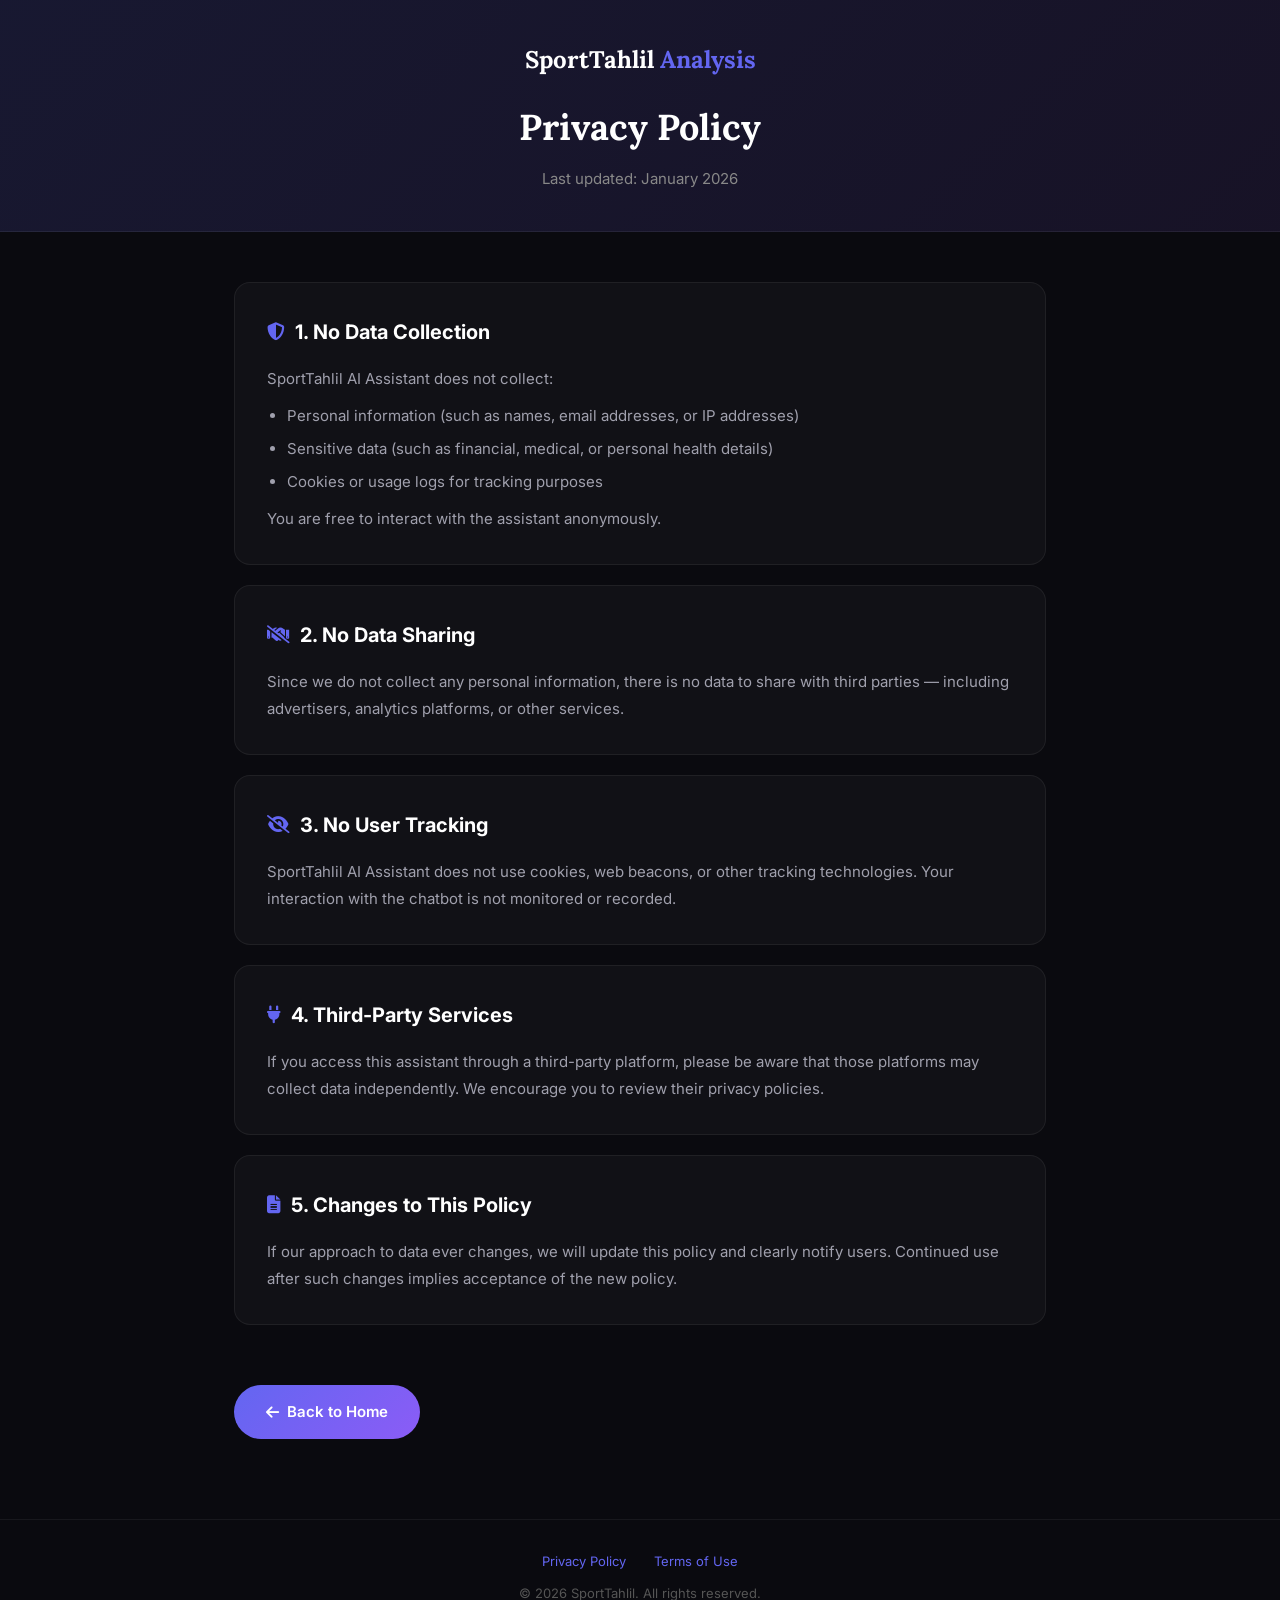
<file: templates/privacy.html>
<!DOCTYPE html>
<html lang="en">
<head>
    <meta charset="UTF-8">
    <meta name="viewport" content="width=device-width, initial-scale=1.0">
    <title>Privacy Policy - SportTahlil</title>
    <link rel="stylesheet" href="https://cdnjs.cloudflare.com/ajax/libs/font-awesome/6.5.1/css/all.min.css">
    <link href="https://fonts.googleapis.com/css2?family=Inter:wght@400;500;600;700&family=Lora:ital,wght@0,700;1,700&display=swap" rel="stylesheet">
    <style>
        *, *::before, *::after { margin: 0; padding: 0; box-sizing: border-box; }
        body {
            font-family: 'Inter', sans-serif;
            background: #0a0a0f;
            color: #c8c8d0;
            line-height: 1.7;
            min-height: 100vh;
        }
        .page-header {
            background: linear-gradient(135deg, rgba(99,102,241,0.15), rgba(139,92,246,0.1));
            border-bottom: 1px solid rgba(255,255,255,0.06);
            padding: 40px 0;
            text-align: center;
        }
        .page-header .logo a {
            font-family: 'Lora', serif;
            font-size: 24px;
            font-weight: 700;
            color: #fff;
            text-decoration: none;
        }
        .page-header .logo span { color: #6366f1; }
        .page-header h1 {
            font-family: 'Lora', serif;
            font-size: 36px;
            font-weight: 700;
            color: #fff;
            margin-top: 16px;
        }
        .page-header p {
            color: #888;
            font-size: 15px;
            margin-top: 8px;
        }
        .container {
            max-width: 860px;
            margin: 0 auto;
            padding: 50px 24px 80px;
        }
        .section {
            background: rgba(255,255,255,0.03);
            border: 1px solid rgba(255,255,255,0.06);
            border-radius: 16px;
            padding: 32px;
            margin-bottom: 20px;
        }
        .section h2 {
            font-size: 20px;
            font-weight: 700;
            color: #fff;
            margin-bottom: 16px;
            display: flex;
            align-items: center;
            gap: 10px;
        }
        .section h2 i {
            color: #6366f1;
            font-size: 18px;
        }
        .section p, .section li {
            font-size: 15px;
            line-height: 1.8;
            color: #a0a0ad;
        }
        .section ul {
            margin: 10px 0 10px 20px;
        }
        .section li {
            margin-bottom: 6px;
        }
        .back-btn {
            display: inline-flex;
            align-items: center;
            gap: 8px;
            margin-top: 40px;
            padding: 14px 32px;
            background: linear-gradient(135deg, #6366f1, #8b5cf6);
            color: #fff;
            text-decoration: none;
            border-radius: 50px;
            font-size: 15px;
            font-weight: 600;
            transition: opacity 0.2s;
        }
        .back-btn:hover { opacity: 0.85; }
        .page-footer {
            text-align: center;
            padding: 30px 0;
            border-top: 1px solid rgba(255,255,255,0.06);
            color: #555;
            font-size: 13px;
        }
        .page-footer a {
            color: #6366f1;
            text-decoration: none;
            margin: 0 12px;
        }
    </style>
</head>
<body>
    <div class="page-header">
        <div class="logo"><a href="/">SportTahlil <span>Analysis</span></a></div>
        <h1>Privacy Policy</h1>
        <p>Last updated: January 2026</p>
    </div>

    <div class="container">
        <div class="section">
            <h2><i class="fas fa-shield-alt"></i> 1. No Data Collection</h2>
            <p>SportTahlil AI Assistant does not collect:</p>
            <ul>
                <li>Personal information (such as names, email addresses, or IP addresses)</li>
                <li>Sensitive data (such as financial, medical, or personal health details)</li>
                <li>Cookies or usage logs for tracking purposes</li>
            </ul>
            <p>You are free to interact with the assistant anonymously.</p>
        </div>

        <div class="section">
            <h2><i class="fas fa-handshake-slash"></i> 2. No Data Sharing</h2>
            <p>Since we do not collect any personal information, there is no data to share with third parties — including advertisers, analytics platforms, or other services.</p>
        </div>

        <div class="section">
            <h2><i class="fas fa-eye-slash"></i> 3. No User Tracking</h2>
            <p>SportTahlil AI Assistant does not use cookies, web beacons, or other tracking technologies. Your interaction with the chatbot is not monitored or recorded.</p>
        </div>

        <div class="section">
            <h2><i class="fas fa-plug"></i> 4. Third-Party Services</h2>
            <p>If you access this assistant through a third-party platform, please be aware that those platforms may collect data independently. We encourage you to review their privacy policies.</p>
        </div>

        <div class="section">
            <h2><i class="fas fa-file-alt"></i> 5. Changes to This Policy</h2>
            <p>If our approach to data ever changes, we will update this policy and clearly notify users. Continued use after such changes implies acceptance of the new policy.</p>
        </div>

        <a href="/" class="back-btn"><i class="fas fa-arrow-left"></i> Back to Home</a>
    </div>

    <footer class="page-footer">
        <a href="/privacy">Privacy Policy</a>
        <a href="/terms">Terms of Use</a>
        <p style="margin-top: 10px;">&copy; 2026 SportTahlil. All rights reserved.</p>
    </footer>
</body>
</html>
</file>
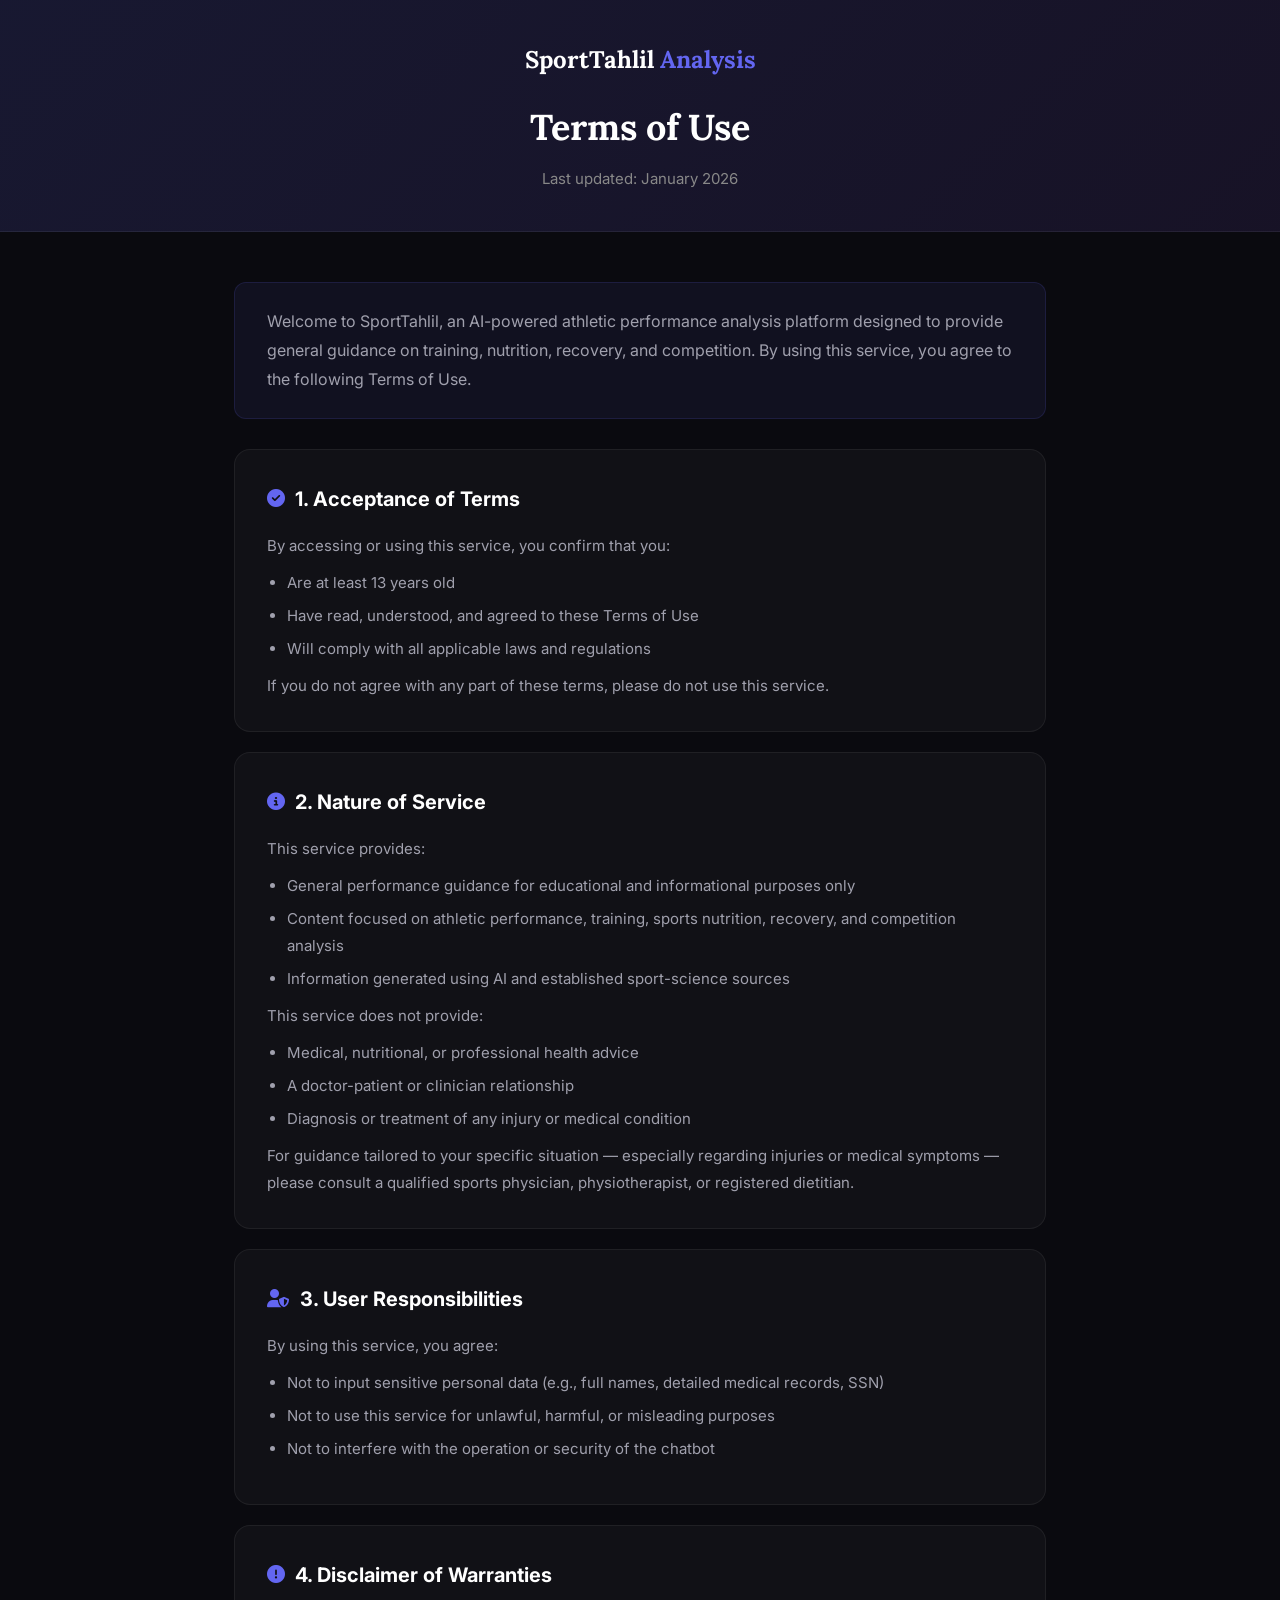
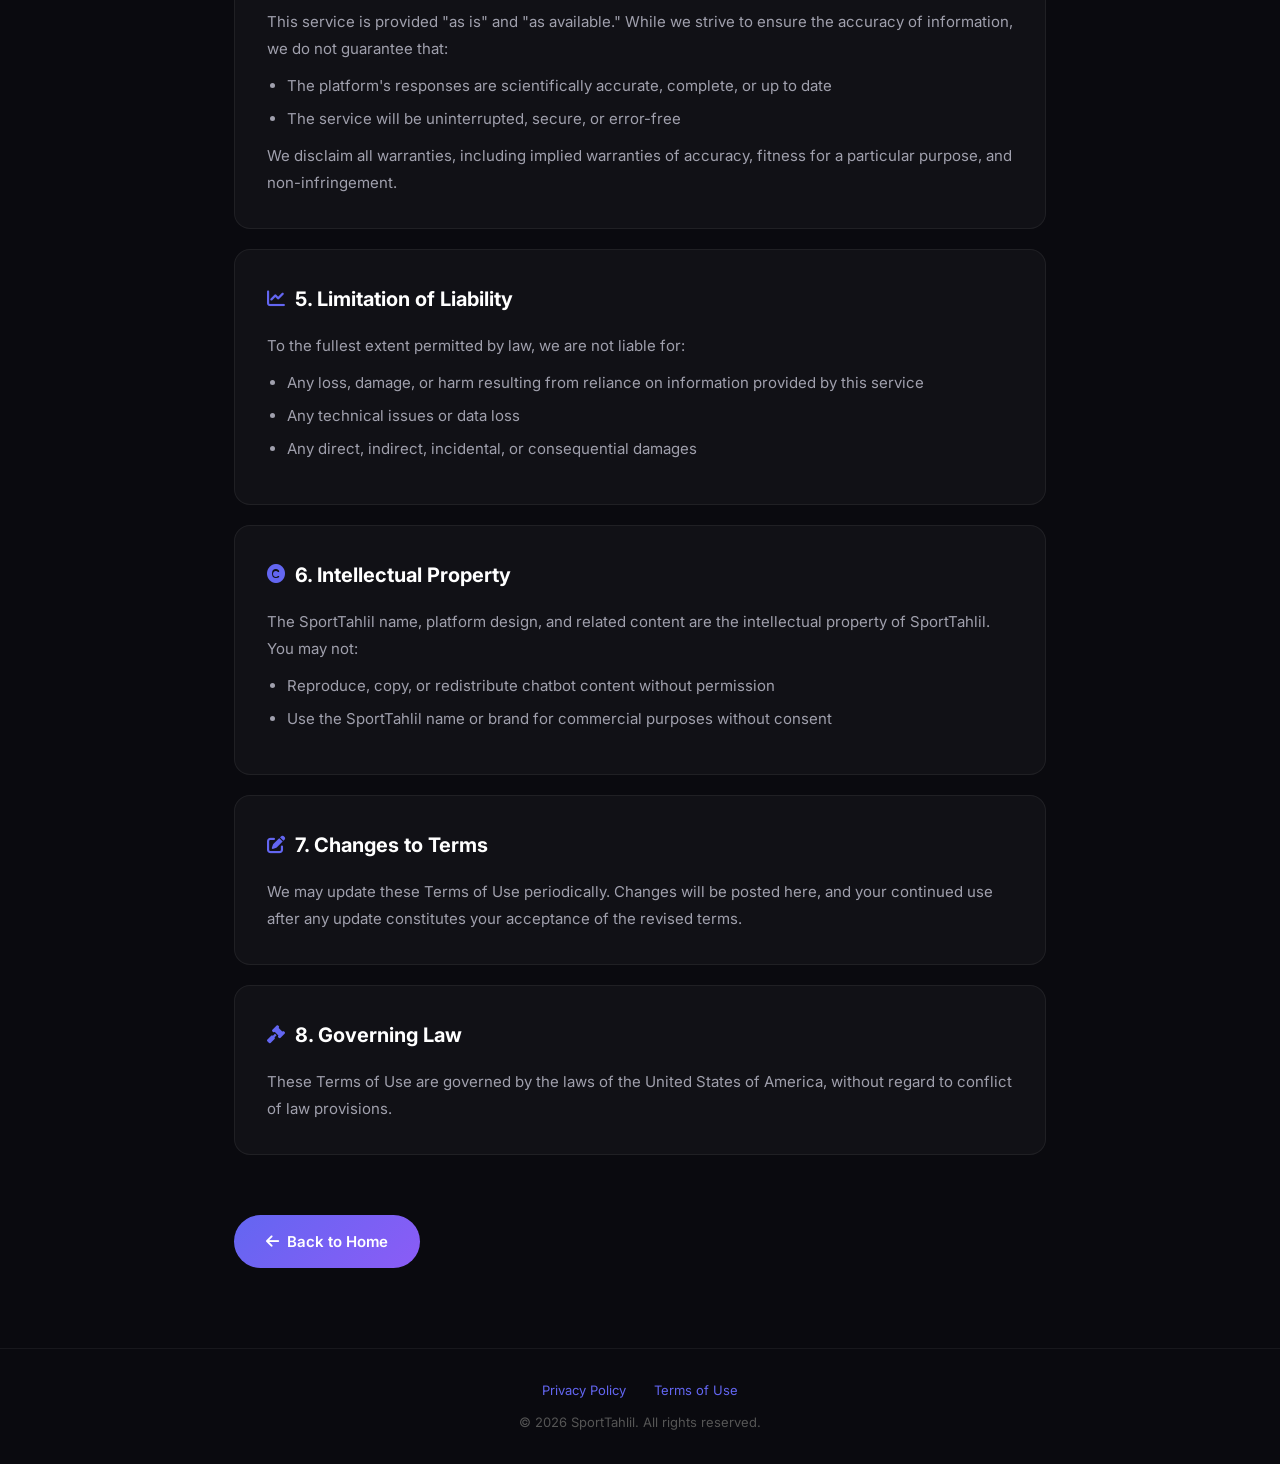
<file: templates/terms.html>
<!DOCTYPE html>
<html lang="en">
<head>
    <meta charset="UTF-8">
    <meta name="viewport" content="width=device-width, initial-scale=1.0">
    <title>Terms of Use - SportTahlil</title>
    <link rel="stylesheet" href="https://cdnjs.cloudflare.com/ajax/libs/font-awesome/6.5.1/css/all.min.css">
    <link href="https://fonts.googleapis.com/css2?family=Inter:wght@400;500;600;700&family=Lora:ital,wght@0,700;1,700&display=swap" rel="stylesheet">
    <style>
        *, *::before, *::after { margin: 0; padding: 0; box-sizing: border-box; }
        body {
            font-family: 'Inter', sans-serif;
            background: #0a0a0f;
            color: #c8c8d0;
            line-height: 1.7;
            min-height: 100vh;
        }
        .page-header {
            background: linear-gradient(135deg, rgba(99,102,241,0.15), rgba(139,92,246,0.1));
            border-bottom: 1px solid rgba(255,255,255,0.06);
            padding: 40px 0;
            text-align: center;
        }
        .page-header .logo a {
            font-family: 'Lora', serif;
            font-size: 24px;
            font-weight: 700;
            color: #fff;
            text-decoration: none;
        }
        .page-header .logo span { color: #6366f1; }
        .page-header h1 {
            font-family: 'Lora', serif;
            font-size: 36px;
            font-weight: 700;
            color: #fff;
            margin-top: 16px;
        }
        .page-header p {
            color: #888;
            font-size: 15px;
            margin-top: 8px;
        }
        .container {
            max-width: 860px;
            margin: 0 auto;
            padding: 50px 24px 80px;
        }
        .intro {
            font-size: 16px;
            color: #a0a0ad;
            line-height: 1.8;
            margin-bottom: 30px;
            padding: 24px 32px;
            background: rgba(99,102,241,0.08);
            border: 1px solid rgba(99,102,241,0.15);
            border-radius: 12px;
        }
        .section {
            background: rgba(255,255,255,0.03);
            border: 1px solid rgba(255,255,255,0.06);
            border-radius: 16px;
            padding: 32px;
            margin-bottom: 20px;
        }
        .section h2 {
            font-size: 20px;
            font-weight: 700;
            color: #fff;
            margin-bottom: 16px;
            display: flex;
            align-items: center;
            gap: 10px;
        }
        .section h2 i {
            color: #6366f1;
            font-size: 18px;
        }
        .section p, .section li {
            font-size: 15px;
            line-height: 1.8;
            color: #a0a0ad;
        }
        .section ul {
            margin: 10px 0 10px 20px;
        }
        .section li {
            margin-bottom: 6px;
        }
        .back-btn {
            display: inline-flex;
            align-items: center;
            gap: 8px;
            margin-top: 40px;
            padding: 14px 32px;
            background: linear-gradient(135deg, #6366f1, #8b5cf6);
            color: #fff;
            text-decoration: none;
            border-radius: 50px;
            font-size: 15px;
            font-weight: 600;
            transition: opacity 0.2s;
        }
        .back-btn:hover { opacity: 0.85; }
        .page-footer {
            text-align: center;
            padding: 30px 0;
            border-top: 1px solid rgba(255,255,255,0.06);
            color: #555;
            font-size: 13px;
        }
        .page-footer a {
            color: #6366f1;
            text-decoration: none;
            margin: 0 12px;
        }
    </style>
</head>
<body>
    <div class="page-header">
        <div class="logo"><a href="/">SportTahlil <span>Analysis</span></a></div>
        <h1>Terms of Use</h1>
        <p>Last updated: January 2026</p>
    </div>

    <div class="container">
        <div class="intro">
            Welcome to SportTahlil, an AI-powered athletic performance analysis platform designed to provide general guidance on training, nutrition, recovery, and competition. By using this service, you agree to the following Terms of Use.
        </div>

        <div class="section">
            <h2><i class="fas fa-check-circle"></i> 1. Acceptance of Terms</h2>
            <p>By accessing or using this service, you confirm that you:</p>
            <ul>
                <li>Are at least 13 years old</li>
                <li>Have read, understood, and agreed to these Terms of Use</li>
                <li>Will comply with all applicable laws and regulations</li>
            </ul>
            <p>If you do not agree with any part of these terms, please do not use this service.</p>
        </div>

        <div class="section">
            <h2><i class="fas fa-info-circle"></i> 2. Nature of Service</h2>
            <p>This service provides:</p>
            <ul>
                <li>General performance guidance for educational and informational purposes only</li>
                <li>Content focused on athletic performance, training, sports nutrition, recovery, and competition analysis</li>
                <li>Information generated using AI and established sport-science sources</li>
            </ul>
            <p>This service does not provide:</p>
            <ul>
                <li>Medical, nutritional, or professional health advice</li>
                <li>A doctor-patient or clinician relationship</li>
                <li>Diagnosis or treatment of any injury or medical condition</li>
            </ul>
            <p>For guidance tailored to your specific situation — especially regarding injuries or medical symptoms — please consult a qualified sports physician, physiotherapist, or registered dietitian.</p>
        </div>

        <div class="section">
            <h2><i class="fas fa-user-shield"></i> 3. User Responsibilities</h2>
            <p>By using this service, you agree:</p>
            <ul>
                <li>Not to input sensitive personal data (e.g., full names, detailed medical records, SSN)</li>
                <li>Not to use this service for unlawful, harmful, or misleading purposes</li>
                <li>Not to interfere with the operation or security of the chatbot</li>
            </ul>
        </div>

        <div class="section">
            <h2><i class="fas fa-exclamation-circle"></i> 4. Disclaimer of Warranties</h2>
            <p>This service is provided "as is" and "as available." While we strive to ensure the accuracy of information, we do not guarantee that:</p>
            <ul>
                <li>The platform's responses are scientifically accurate, complete, or up to date</li>
                <li>The service will be uninterrupted, secure, or error-free</li>
            </ul>
            <p>We disclaim all warranties, including implied warranties of accuracy, fitness for a particular purpose, and non-infringement.</p>
        </div>

        <div class="section">
            <h2><i class="fas fa-chart-line"></i> 5. Limitation of Liability</h2>
            <p>To the fullest extent permitted by law, we are not liable for:</p>
            <ul>
                <li>Any loss, damage, or harm resulting from reliance on information provided by this service</li>
                <li>Any technical issues or data loss</li>
                <li>Any direct, indirect, incidental, or consequential damages</li>
            </ul>
        </div>

        <div class="section">
            <h2><i class="fas fa-copyright"></i> 6. Intellectual Property</h2>
            <p>The SportTahlil name, platform design, and related content are the intellectual property of SportTahlil. You may not:</p>
            <ul>
                <li>Reproduce, copy, or redistribute chatbot content without permission</li>
                <li>Use the SportTahlil name or brand for commercial purposes without consent</li>
            </ul>
        </div>

        <div class="section">
            <h2><i class="fas fa-edit"></i> 7. Changes to Terms</h2>
            <p>We may update these Terms of Use periodically. Changes will be posted here, and your continued use after any update constitutes your acceptance of the revised terms.</p>
        </div>

        <div class="section">
            <h2><i class="fas fa-gavel"></i> 8. Governing Law</h2>
            <p>These Terms of Use are governed by the laws of the United States of America, without regard to conflict of law provisions.</p>
        </div>

        <a href="/" class="back-btn"><i class="fas fa-arrow-left"></i> Back to Home</a>
    </div>

    <footer class="page-footer">
        <a href="/privacy">Privacy Policy</a>
        <a href="/terms">Terms of Use</a>
        <p style="margin-top: 10px;">&copy; 2026 SportTahlil. All rights reserved.</p>
    </footer>
</body>
</html>
</file>
<file: static/assets/css/nice-select.css>
.nice-select{border-radius:5px;color:#778196;opacity:1;font-size:16px;font-weight:400;font-family:"Poppins",sans-serif;box-sizing:border-box;clear:both;cursor:pointer;display:block;float:left;height:60px;border:1px solid #dfe2e9;line-height:60px;outline:0;padding-left:18px;padding-right:30px;position:relative;margin-bottom:12px;text-align:left !important;-webkit-transition:all .2s ease-in-out;transition:all .2s ease-in-out;-webkit-user-select:none;-moz-user-select:none;-ms-user-select:none;user-select:none;white-space:nowrap;width:100%}.nice-select:hover{border-color:#005bac}.nice-select:active,.nice-select.open,.nice-select:focus{border-color:#005bac}.nice-select:after{border-width:0 5.5px 7px 5.5px;border-color:transparent transparent #778196 transparent;border-style:solid;transform:rotate(180deg);content:'';display:block;margin-top:-4px;pointer-events:none;position:absolute;right:12px;top:50%;-webkit-transition:all .15s ease-in-out;transition:all .15s ease-in-out;width:5px}.nice-select.open:after{transform:rotate(-0)}.nice-select.open .list{opacity:1;pointer-events:auto;-webkit-transform:scale(1) translateY(0);-ms-transform:scale(1) translateY(0);transform:scale(1) translateY(0)}.nice-select.disabled{border-color:#ededed;color:#999;pointer-events:none}.nice-select.disabled:after{border-color:#ccc}.nice-select.wide{width:100%}.nice-select.wide .list{left:0 !important;right:0 !important}.nice-select.right{float:right}.nice-select.right .list{left:auto;right:0}.nice-select.small{font-size:12px;height:36px;line-height:34px}.nice-select.small:after{height:4px;width:4px}.nice-select.small .option{line-height:34px;min-height:34px}.nice-select .list{background-color:#fff;border-radius:5px;box-shadow:0 0 0 1px rgba(68,68,68,0.11);box-sizing:border-box;margin-top:1px;opacity:0;overflow:hidden;padding:0;pointer-events:none;position:absolute;top:100%;left:0;width:100%;-webkit-transform-origin:50% 0;-ms-transform-origin:50% 0;transform-origin:50% 0;-webkit-transform:scale(0.75) translateY(-21px);-ms-transform:scale(0.75) translateY(-21px);transform:scale(0.75) translateY(-21px);-webkit-transition:all .2s cubic-bezier(0.5,0,0,1.25),opacity .15s ease-out;transition:all .2s cubic-bezier(0.5,0,0,1.25),opacity .15s ease-out;z-index:9}.nice-select .list:hover .option:not(:hover){background-color:transparent !important}.nice-select .option{cursor:pointer;color:#393d48;font-weight:400;line-height:40px;list-style:none;min-height:40px;outline:0;padding-left:18px;padding-right:29px;text-align:left;-webkit-transition:all .2s;transition:all .2s}.nice-select .option:hover,.nice-select .option.focus,.nice-select .option.selected.focus{background-color:#f6f6f6}.nice-select .option.selected{font-weight:bold}.nice-select .option.disabled{background-color:transparent;color:#999;cursor:default}.no-csspointerevents .nice-select .list{display:none}.no-csspointerevents .nice-select.open .list{display:block}
</file>
<file: static/assets/css/style.css>
/**
 * Stylesheet:  style.css
 * Theme:       NetFusion - AI Powered Startup & Technology HTML5 Template
 * Version:     1.0
 * Author:     	ThemeEarth
 * 
 */
/* Table of contents
=========================
1.Preloader
2.Scrollup
4.Nav Menu CSS
3.Slider Section
5.Info Card
6.Icon Card
7. About Image Card
8. About Info Card
09. Counter Card
10. Process Step Card
11. Testimonial Card
12. Accordion Card
13. Post Card
14. Skill Progress Card
15. Call To Action Card
16. Title Card
17. Breadcrumb
18. Paginations
19. Project Details Page
20. sidebar
21. Comment List
22. Comment Form
23. Team member
24. Portfolio25. About Page
25. About Page
26. Contact Page
27. Service Page
28. Team Page
29. Blog Page
Footer

===========================*/
/* Theme Default CSS */
* {
  margin: 0;
  border: 0;
  outline: none; }

html,
body {
  height: 100%;
  font-size: 16px;
  font-weight: 400;
  font-family: "Inter", sans-serif;
  color: #ffffffcc;
  vertical-align: baseline;
  line-height: 24px;
  font-smoothing: antialiased;
  background-color: #05070d; }

p {
  margin: 0 0 15px; }

img {
  max-width: 100%;
  height: auto; }

h1 a,
h2 a,
h3 a,
h4 a,
h5 a,
h6 a {
  color: inherit; }

h1,
h2,
h3,
h4,
h5,
h6 {
  margin-top: 0;
  font-family: "Inter", sans-serif;
  color: #ffffff;
  -webkit-transition: all 0.5s ease-out;
  transition: all 0.5s ease-out; }

h1 {
  font-size: 69px;
  line-height: 75px;
  font-weight: 700; }

h2 {
  font-size: 49px;
  line-height: 62px;
  font-weight: 700;
  letter-spacing: -1.59px; }

h3 {
  font-size: 37px;
  line-height: 48px;
  font-weight: 700;
  letter-spacing: -1.17px; }

h4 {
  font-size: 24px;
  line-height: 39px;
  font-weight: 700; }

h5 {
  font-size: 20px;
  line-height: 36px;
  font-weight: 700; }

h6 {
  font-size: 18px;
  line-height: 28px;
  font-weight: 700; }

label {
  color: #ffffffcc;
  cursor: pointer;
  font-size: 16px;
  font-weight: 400; }

button {
  cursor: pointer;
  -webkit-transition: all 0.5s ease-out;
  transition: all 0.5s ease-out; }

a:not([href]):not([tabindex]) {
  color: inherit;
  text-decoration: none; }

a,
.button {
  text-decoration: none;
  -webkit-transition: all 0.5s ease-out;
  transition: all 0.5s ease-out; }

a:focus,
.button:focus {
  text-decoration: none;
  outline: none; }

a:focus {
  color: #3B82F6;
  text-decoration: none;
  -webkit-transition: all 0.5s ease-out;
  transition: all 0.5s ease-out; }

a,
button {
  color: #3B82F6;
  outline: medium none;
  -webkit-transition: all 0.5s ease-out;
  transition: all 0.5s ease-out; }
  a:hover,
  button:hover {
    color: #3B82F6;
    -webkit-transition: all 0.5s ease-out;
    transition: all 0.5s ease-out; }

button:focus,
input:focus,
input:focus,
textarea,
textarea:focus {
  outline: 0; }

ul {
  list-style: outside none none;
  margin: 0;
  padding: 0; }

::-moz-selection {
  background: #3B82F6;
  text-shadow: none;
  color: #fff; }

::selection {
  background: #3B82F6;
  text-shadow: none;
  color: #fff; }

textarea:focus,
input:focus {
  outline: none; }

.background-black {
  background-color: #393d48; }

.bg-light-black {
  background-color: #31373f; }

.background-blue {
  background-color: #3B82F6; }

.bg-dark-blue {
  background-color: #0e3151; }

.background-light-blue {
  background-color: #3B82F6; }

.background-skye {
  background-color: #3B82F6; }

.background-gray {
  background-color: #eef5f8; }

.background-light-gray {
  background-color: #f3f7fc; }

.background-gradient {
  background: -webkit-gradient(linear, left top, left bottom, from(#E0F0FE), to(#F8FCFF));
  background: linear-gradient(180deg, #E0F0FE 0%, #F8FCFF 100%); }

.page-bg {
  background-color: #14203A; }

.page-area {
  padding-top: 136px;
  padding-bottom: 124px; }

.blog-area {
  padding-top: 144px;
  padding-bottom: 104px; }

@media (max-width: 991px) {
  .page-area,
  .blog-area {
    padding-top: 100px;
    padding-bottom: 52px; } }
@media (max-width: 767px) {
  .page-area,
  .blog-area {
    padding-top: 70px;
    padding-bottom: 22px; } }
.page-area .page-links,
.blog-area .page-links {
  margin-bottom: 20px; }

.border-radius-12 {
  border-radius: 12px; }

.text-white-100 {
  color: #c7cdda; }

code {
  color: #3B82F6; }

.te-theme-btn,
.wp-block-loginout a,
input.te-theme-btn {
  display: -webkit-inline-box;
  display: -ms-inline-flexbox;
  display: inline-flex;
  padding: 17px 32px;
  -webkit-box-pack: center;
      -ms-flex-pack: center;
          justify-content: center;
  -webkit-box-align: center;
      -ms-flex-align: center;
          align-items: center;
  gap: 10px;
  font-size: 15px;
  font-weight: 600;
  text-transform: capitalize;
  color: #3B82F6;
  background-color: transparent;
  border: 1px solid #3B82F6;
  position: relative;
  z-index: 1;
  border-radius: 10px;
  -webkit-transition: all 0.5s ease-out;
  transition: all 0.5s ease-out;
  overflow: hidden; }
  .te-theme-btn:hover,
  .wp-block-loginout a:hover,
  input.te-theme-btn:hover {
    color: #ffffff;
    background-color: #3B82F6;
    border-color: #3B82F6; }
  .te-theme-btn:focus,
  .wp-block-loginout a:focus,
  input.te-theme-btn:focus {
    color: #ffffff; }
  .te-theme-btn.blue-btn,
  .wp-block-loginout a.blue-btn,
  input.te-theme-btn.blue-btn {
    background-color: #3B82F6;
    border-radius: 50px;
    color: #05070d;
    padding: 16px 40px; }
  .te-theme-btn.simple-btn,
  .wp-block-loginout a.simple-btn,
  input.te-theme-btn.simple-btn {
    padding-left: 36px;
    padding-right: 36px; }

.wp-block-loginout a {
  position: relative; }

.contact-form-btn {
  -webkit-box-pack: center;
      -ms-flex-pack: center;
          justify-content: center;
  width: 100%;
  display: block;
  line-height: 42px; }
  .contact-form-btn .icon {
    float: right; }

input.te-theme-btn {
  display: inline-block !important;
  width: inherit !important;
  border: 0 !important; }

.te-slider-btn-wrapper {
  display: -webkit-box;
  display: -ms-flexbox;
  display: flex;
  -webkit-box-align: center;
      -ms-flex-align: center;
          align-items: center;
  gap: 20px;
  position: relative;
  top: -10px; }
  @media only screen and (min-width: 0px) and (max-width: 767px) {
    .te-slider-btn-wrapper {
      top: unset; } }
  .te-slider-btn-wrapper .te-slider-nav {
    width: 60px;
    height: 60px;
    display: -webkit-box;
    display: -ms-flexbox;
    display: flex;
    -webkit-box-align: center;
        -ms-flex-align: center;
            align-items: center;
    -webkit-box-pack: center;
        -ms-flex-pack: center;
            justify-content: center;
    border-radius: 50px;
    color: #3B82F6;
    font-size: 17px;
    background-color: #061B13;
    -webkit-transition: all 0.5s ease-out;
    transition: all 0.5s ease-out; }
    .te-slider-btn-wrapper .te-slider-nav:hover {
      background-color: #3B82F6;
      color: #ffffff;
      -webkit-transition: all 0.5s ease-out;
      transition: all 0.5s ease-out; }

.circle-drop-shadow {
  border-radius: 50%;
  opacity: 0.2;
  background-color: #3B82F6;
  -webkit-filter: blur(244.7105865479px);
          filter: blur(244.7105865479px);
  width: 613px;
  height: 613px;
  position: absolute; }

.elementor-column-gap-default > .elementor-column > .elementor-element-populated {
  padding: 0 12px !important; }
  @media only screen and (min-width: 0px) and (max-width: 767px) {
    .elementor-column-gap-default > .elementor-column > .elementor-element-populated {
      padding: 0 15px !important; } }

@media only screen and (min-width: 0px) and (max-width: 767px) {
  .elementor-section.elementor-section-boxed > .elementor-container {
    max-width: 540px !important; } }
@media only screen and (min-width: 768px) and (max-width: 991px) {
  .elementor-section.elementor-section-boxed > .elementor-container {
    max-width: 720px !important; } }
@media only screen and (min-width: 992px) and (max-width: 1199px) {
  .elementor-section.elementor-section-boxed > .elementor-container {
    max-width: 960px !important; } }
@media only screen and (min-width: 1200px) and (max-width: 1399px) {
  .elementor-section.elementor-section-boxed > .elementor-container {
    max-width: 1140px !important; } }

/* Deafult Margin & Padding */
/*-- Margin Top --*/
.mt-5 {
  margin-top: 5px; }

.mt-10 {
  margin-top: 10px; }

.mt-15 {
  margin-top: 15px; }

.mt-20 {
  margin-top: 20px; }

.mt-25 {
  margin-top: 25px; }

.mt-30 {
  margin-top: 30px; }

.mt-35 {
  margin-top: 35px; }

.mt-40 {
  margin-top: 40px; }

.mt-45 {
  margin-top: 45px; }

.mt-50 {
  margin-top: 50px; }

.mt-55 {
  margin-top: 55px; }

.mt-60 {
  margin-top: 60px; }

.mt-65 {
  margin-top: 65px; }

.mt-70 {
  margin-top: 70px; }

.mt-75 {
  margin-top: 75px; }

.mt-80 {
  margin-top: 80px; }

.mt-85 {
  margin-top: 85px; }

.mt-90 {
  margin-top: 90px; }

.mt-95 {
  margin-top: 95px; }

.mt-100 {
  margin-top: 100px; }

.mt-105 {
  margin-top: 105px; }

.mt-110 {
  margin-top: 110px; }

.mt-115 {
  margin-top: 115px; }

.mt-120 {
  margin-top: 120px; }

.mt-125 {
  margin-top: 125px; }

.mt-130 {
  margin-top: 130px; }

.mt-135 {
  margin-top: 135px; }

.mt-140 {
  margin-top: 140px; }

.mt-145 {
  margin-top: 145px; }

.mt-150 {
  margin-top: 150px; }

.mt-155 {
  margin-top: 155px; }

.mt-160 {
  margin-top: 160px; }

.mt-165 {
  margin-top: 165px; }

.mt-170 {
  margin-top: 170px; }

.mt-175 {
  margin-top: 175px; }

.mt-180 {
  margin-top: 180px; }

.mt-185 {
  margin-top: 185px; }

.mt-190 {
  margin-top: 190px; }

.mt-195 {
  margin-top: 195px; }

.mt-200 {
  margin-top: 200px; }

/*-- Margin Bottom --*/
.mb-5 {
  margin-bottom: 5px; }

.mb-10 {
  margin-bottom: 10px; }

.mb-15 {
  margin-bottom: 15px; }

.mb-20 {
  margin-bottom: 20px; }

.mb-25 {
  margin-bottom: 25px; }

.mb-30 {
  margin-bottom: 30px; }

.mb-35 {
  margin-bottom: 35px; }

.mb-40 {
  margin-bottom: 40px; }

.mb-45 {
  margin-bottom: 45px; }

.mb-50 {
  margin-bottom: 50px; }

.mb-55 {
  margin-bottom: 55px; }

.mb-60 {
  margin-bottom: 60px; }

.mb-65 {
  margin-bottom: 65px; }

.mb-70 {
  margin-bottom: 70px; }

.mb-75 {
  margin-bottom: 75px; }

.mb-80 {
  margin-bottom: 80px; }

.mb-85 {
  margin-bottom: 85px; }

.mb-90 {
  margin-bottom: 90px; }

.mb-95 {
  margin-bottom: 95px; }

.mb-100 {
  margin-bottom: 100px; }

.mb-105 {
  margin-bottom: 105px; }

.mb-110 {
  margin-bottom: 110px; }

.mb-115 {
  margin-bottom: 115px; }

.mb-120 {
  margin-bottom: 120px; }

.mb-125 {
  margin-bottom: 125px; }

.mb-130 {
  margin-bottom: 130px; }

.mb-135 {
  margin-bottom: 135px; }

.mb-140 {
  margin-bottom: 140px; }

.mb-145 {
  margin-bottom: 145px; }

.mb-150 {
  margin-bottom: 150px; }

.mb-155 {
  margin-bottom: 155px; }

.mb-160 {
  margin-bottom: 160px; }

.mb-165 {
  margin-bottom: 165px; }

.mb-170 {
  margin-bottom: 170px; }

.mb-175 {
  margin-bottom: 175px; }

.mb-180 {
  margin-bottom: 180px; }

.mb-185 {
  margin-bottom: 185px; }

.mb-190 {
  margin-bottom: 190px; }

.mb-195 {
  margin-bottom: 195px; }

.mb-200 {
  margin-bottom: 200px; }

.mb-205 {
  margin-bottom: 205px; }

.mb-210 {
  margin-bottom: 210px; }

.mb-215 {
  margin-bottom: 215px; }

.mb-220 {
  margin-bottom: 220px; }

.mb-245 {
  margin-bottom: 245px; }

.mb-250 {
  margin-bottom: 250px; }

/*-- Padding Top --*/
.pt-5 {
  padding-top: 5px; }

.pt-10 {
  padding-top: 10px; }

.pt-15 {
  padding-top: 15px; }

.pt-20 {
  padding-top: 20px; }

.pt-21 {
  padding-top: 21px; }

.pt-22 {
  padding-top: 22px; }

.pt-23 {
  padding-top: 23px; }

.pt-24 {
  padding-top: 24px; }

.pt-25 {
  padding-top: 25px; }

.pt-30 {
  padding-top: 30px; }

.pt-35 {
  padding-top: 35px; }

.pt-40 {
  padding-top: 40px; }

.pt-45 {
  padding-top: 45px; }

.pt-50 {
  padding-top: 50px; }

.pt-55 {
  padding-top: 55px; }

.pt-60 {
  padding-top: 60px; }

.pt-65 {
  padding-top: 65px; }

.pt-70 {
  padding-top: 70px; }

.pt-75 {
  padding-top: 75px; }

.pt-80 {
  padding-top: 80px; }

.pt-85 {
  padding-top: 85px; }

.pt-86 {
  padding-top: 85px; }

.pt-87 {
  padding-top: 85px; }

.pt-88 {
  padding-top: 85px; }

.pt-89 {
  padding-top: 85px; }

.pt-90 {
  padding-top: 90px; }

.pt-95 {
  padding-top: 95px; }

.pt-100 {
  padding-top: 100px; }

.pt-105 {
  padding-top: 105px; }

.pt-110 {
  padding-top: 110px; }

.pt-115 {
  padding-top: 115px; }

.pt-120 {
  padding-top: 120px; }

.pt-125 {
  padding-top: 125px; }

.pt-130 {
  padding-top: 130px; }

.pt-135 {
  padding-top: 135px; }

.pt-140 {
  padding-top: 140px; }

.pt-145 {
  padding-top: 145px; }

.pt-150 {
  padding-top: 150px; }

.pt-155 {
  padding-top: 155px; }

.pt-160 {
  padding-top: 160px; }

.pt-165 {
  padding-top: 165px; }

.pt-170 {
  padding-top: 170px; }

.pt-175 {
  padding-top: 175px; }

.pt-180 {
  padding-top: 180px; }

.pt-185 {
  padding-top: 185px; }

.pt-190 {
  padding-top: 190px; }

.pt-195 {
  padding-top: 195px; }

.pt-200 {
  padding-top: 200px; }

.pt-250 {
  padding-top: 250px; }

/*-- Padding Bottom --*/
.pb-5 {
  padding-bottom: 5px; }

.pb-10 {
  padding-bottom: 10px; }

.pb-15 {
  padding-bottom: 15px; }

.pb-20 {
  padding-bottom: 20px; }

.pb-21 {
  padding-bottom: 21px; }

.pb-22 {
  padding-bottom: 22px; }

.pb-23 {
  padding-bottom: 23px; }

.pb-24 {
  padding-bottom: 24px; }

.pb-25 {
  padding-bottom: 25px; }

.pb-30 {
  padding-bottom: 30px; }

.pb-35 {
  padding-bottom: 35px; }

.pb-40 {
  padding-bottom: 40px; }

.pb-45 {
  padding-bottom: 45px; }

.pb-50 {
  padding-bottom: 50px; }

.pb-55 {
  padding-bottom: 55px; }

.pb-60 {
  padding-bottom: 60px; }

.pb-65 {
  padding-bottom: 65px; }

.pb-70 {
  padding-bottom: 70px; }

.pb-75 {
  padding-bottom: 75px; }

.pb-80 {
  padding-bottom: 80px; }

.pb-85 {
  padding-bottom: 85px; }

.pb-90 {
  padding-bottom: 90px; }

.pb-95 {
  padding-bottom: 95px; }

.pb-100 {
  padding-bottom: 100px; }

.pb-105 {
  padding-bottom: 105px; }

.pb-110 {
  padding-bottom: 110px; }

.pb-115 {
  padding-bottom: 115px; }

.pb-120 {
  padding-bottom: 120px; }

.pb-125 {
  padding-bottom: 125px; }

.pb-130 {
  padding-bottom: 130px; }

.pb-135 {
  padding-bottom: 135px; }

.pb-140 {
  padding-bottom: 140px; }

.pb-145 {
  padding-bottom: 145px; }

.pb-150 {
  padding-bottom: 150px; }

.pb-155 {
  padding-bottom: 155px; }

.pb-160 {
  padding-bottom: 160px; }

.pb-165 {
  padding-bottom: 165px; }

.pb-170 {
  padding-bottom: 170px; }

.pb-175 {
  padding-bottom: 175px; }

.pb-180 {
  padding-bottom: 180px; }

.pb-185 {
  padding-bottom: 185px; }

.pb-190 {
  padding-bottom: 190px; }

.pb-195 {
  padding-bottom: 195px; }

.pb-200 {
  padding-bottom: 200px; }

/*-- Padding Left --*/
.pl-0 {
  padding-left: 0px; }

.pl-5 {
  padding-left: 5px; }

.pl-10 {
  padding-left: 10px; }

.pl-15 {
  padding-left: 15px; }

.pl-20 {
  padding-left: 20px; }

.pl-25 {
  padding-left: 35px; }

.pl-30 {
  padding-left: 30px; }

.pl-35 {
  padding-left: 35px; }

.pl-35 {
  padding-left: 35px; }

.pl-40 {
  padding-left: 40px; }

.pl-45 {
  padding-left: 45px; }

.pl-50 {
  padding-left: 50px; }

.pl-55 {
  padding-left: 55px; }

.pl-60 {
  padding-left: 60px; }

.pl-65 {
  padding-left: 65px; }

.pl-70 {
  padding-left: 70px; }

.pl-75 {
  padding-left: 75px; }

.pl-80 {
  padding-left: 80px; }

.pl-85 {
  padding-left: 80px; }

.pl-90 {
  padding-left: 90px; }

.pl-95 {
  padding-left: 95px; }

.pl-100 {
  padding-left: 100px; }

.pl-105 {
  padding-left: 105px; }

.pl-110 {
  padding-left: 110px; }

.pl-115 {
  padding-left: 115px; }

.pl-120 {
  padding-left: 120px; }

.pl-125 {
  padding-left: 125px; }

.pl-130 {
  padding-left: 130px; }

.pl-135 {
  padding-left: 135px; }

.pl-140 {
  padding-left: 140px; }

.pl-145 {
  padding-left: 145px; }

.pl-150 {
  padding-left: 150px; }

.pl-155 {
  padding-left: 155px; }

.pl-160 {
  padding-left: 160px; }

.pl-165 {
  padding-left: 165px; }

.pl-170 {
  padding-left: 170px; }

.pl-180 {
  padding-left: 180px; }

.pl-185 {
  padding-left: 185px; }

.pl-190 {
  padding-left: 190px; }

.pl-195 {
  padding-left: 195px; }

.pl-100 {
  padding-left: 100px; }

.pl-200 {
  padding-left: 200px; }

/*-- Padding Right --*/
.pr-0 {
  padding-right: 0px; }

.pr-5 {
  padding-right: 5px; }

.pr-10 {
  padding-right: 10px; }

.pr-15 {
  padding-right: 15px; }

.pr-20 {
  padding-right: 20px; }

.pr-25 {
  padding-right: 35px; }

.pr-30 {
  padding-right: 30px; }

.pr-35 {
  padding-right: 35px; }

.pr-35 {
  padding-right: 35px; }

.pr-40 {
  padding-right: 40px; }

.pr-45 {
  padding-right: 45px; }

.pr-50 {
  padding-right: 50px; }

.pr-55 {
  padding-right: 55px; }

.pr-60 {
  padding-right: 60px; }

.pr-65 {
  padding-right: 65px; }

.pr-70 {
  padding-right: 70px; }

.pr-75 {
  padding-right: 75px; }

.pr-80 {
  padding-right: 80px; }

.pr-85 {
  padding-right: 80px; }

.pr-90 {
  padding-right: 90px; }

.pr-95 {
  padding-right: 95px; }

.pr-100 {
  padding-right: 100px; }

.pr-105 {
  padding-right: 105px; }

.pr-110 {
  padding-right: 110px; }

.pr-115 {
  padding-right: 115px; }

.pr-120 {
  padding-right: 120px; }

.pr-125 {
  padding-right: 125px; }

.pr-130 {
  padding-right: 130px; }

.pr-135 {
  padding-right: 135px; }

.pr-140 {
  padding-right: 140px; }

.pr-145 {
  padding-right: 145px; }

.pr-150 {
  padding-right: 150px; }

.pr-155 {
  padding-right: 155px; }

.pr-165 {
  padding-right: 165px; }

.pr-170 {
  padding-right: 170px; }

.pr-175 {
  padding-right: 175px; }

.pr-180 {
  padding-right: 180px; }

.pr-185 {
  padding-right: 185px; }

.pr-190 {
  padding-right: 190px; }

.pr-195 {
  padding-right: 195px; }

.pr-200 {
  padding-right: 200px; }

/** padding top & bottom **/
.py-10 {
  padding-top: 10px;
  padding-bottom: 10px; }

.py-15 {
  padding-top: 15px;
  padding-bottom: 15px; }

.py-20 {
  padding-top: 20px;
  padding-bottom: 20px; }

.py-25 {
  padding-top: 25px;
  padding-bottom: 25px; }

.py-30 {
  padding-top: 30px;
  padding-bottom: 30px; }

.py-35 {
  padding-top: 35px;
  padding-bottom: 35px; }

.py-40 {
  padding-top: 40px;
  padding-bottom: 40px; }

.py-45 {
  padding-top: 45px;
  padding-bottom: 45px; }

.py-50 {
  padding-top: 50px;
  padding-bottom: 50px; }

.py-55 {
  padding-top: 55px;
  padding-bottom: 55px; }

.py-60 {
  padding-top: 60px;
  padding-bottom: 60px; }

.py-65 {
  padding-top: 65px;
  padding-bottom: 65px; }

.py-70 {
  padding-top: 70px;
  padding-bottom: 70px; }

.py-75 {
  padding-top: 75px;
  padding-bottom: 75px; }

.py-80 {
  padding-top: 80px;
  padding-bottom: 80px; }

.py-85 {
  padding-top: 85px;
  padding-bottom: 85px; }

.py-90 {
  padding-top: 90px;
  padding-bottom: 90px; }

.py-95 {
  padding-top: 95px;
  padding-bottom: 95px; }

.py-100 {
  padding-top: 100px;
  padding-bottom: 100px; }

.py-105 {
  padding-top: 105px;
  padding-bottom: 105px; }

.py-110 {
  padding-top: 110px;
  padding-bottom: 110px; }

.py-115 {
  padding-top: 115px;
  padding-bottom: 115px; }

.py-120 {
  padding-top: 120px;
  padding-bottom: 120px; }

.py-125 {
  padding-top: 125px;
  padding-bottom: 125px; }

.py-130 {
  padding-top: 130px;
  padding-bottom: 130px; }

.py-135 {
  padding-top: 135px;
  padding-bottom: 135px; }

.py-140 {
  padding-top: 140px;
  padding-bottom: 140px; }

.py-145 {
  padding-top: 145px;
  padding-bottom: 145px; }

.py-150 {
  padding-top: 150px;
  padding-bottom: 150px; }

.py-155 {
  padding-top: 155px;
  padding-bottom: 155px; }

.py-160 {
  padding-top: 160px;
  padding-bottom: 160px; }

.py-165 {
  padding-top: 165px;
  padding-bottom: 165px; }

.py-170 {
  padding-top: 170px;
  padding-bottom: 170px; }

.py-175 {
  padding-top: 175px;
  padding-bottom: 175px; }

.py-180 {
  padding-top: 180px;
  padding-bottom: 180px; }

.py-185 {
  padding-top: 185px;
  padding-bottom: 185px; }

.py-190 {
  padding-top: 190px;
  padding-bottom: 190px; }

.py-195 {
  padding-top: 195px;
  padding-bottom: 195px; }

.py-200 {
  padding-top: 200px;
  padding-bottom: 200px; }

.py-205 {
  padding-top: 205px;
  padding-bottom: 205px; }

.py-210 {
  padding-top: 210px;
  padding-bottom: 210px; }

.py-215 {
  padding-top: 215px;
  padding-bottom: 215px; }

.py-220 {
  padding-top: 220px;
  padding-bottom: 220px; }

.py-225 {
  padding-top: 225px;
  padding-bottom: 225px; }

.py-230 {
  padding-top: 230px;
  padding-bottom: 230px; }

.py-235 {
  padding-top: 235px;
  padding-bottom: 235px; }

.py-240 {
  padding-top: 240px;
  padding-bottom: 240px; }

.py-250 {
  padding-top: 250px;
  padding-bottom: 250px; }

.py-260 {
  padding-top: 260px;
  padding-bottom: 260px; }

.py-270 {
  padding-top: 270px;
  padding-bottom: 270px; }

.py-280 {
  padding-top: 280px;
  padding-bottom: 280px; }

.py-290 {
  padding-top: 290px;
  padding-bottom: 290px; }

.py-300 {
  padding-top: 300px;
  padding-bottom: 300px; }

.py-310 {
  padding-top: 310px;
  padding-bottom: 310px; }

.py-320 {
  padding-top: 320px;
  padding-bottom: 320px; }

.py-330 {
  padding-top: 330px;
  padding-bottom: 330px; }

.py-340 {
  padding-top: 340px;
  padding-bottom: 340px; }

.py-350 {
  padding-top: 350px;
  padding-bottom: 350px; }

/** padding left & right **/
.px-10 {
  padding-left: 10px;
  padding-right: 10px; }

.px-15 {
  padding-left: 15px;
  padding-right: 15px; }

.px-20 {
  padding-left: 20px;
  padding-right: 20px; }

.px-25 {
  padding-left: 25px;
  padding-right: 25px; }

.px-30 {
  padding-left: 30px;
  padding-right: 30px; }

.px-35 {
  padding-left: 35px;
  padding-right: 35px; }

.px-40 {
  padding-left: 40px;
  padding-right: 40px; }

.px-45 {
  padding-left: 45px;
  padding-right: 45px; }

.px-50 {
  padding-left: 50px;
  padding-right: 50px; }

.px-55 {
  padding-left: 55px;
  padding-right: 55px; }

.px-60 {
  padding-left: 60px;
  padding-right: 60px; }

.px-65 {
  padding-left: 65px;
  padding-right: 65px; }

.px-70 {
  padding-left: 70px;
  padding-right: 70px; }

.px-75 {
  padding-left: 75px;
  padding-right: 75px; }

.px-80 {
  padding-left: 80px;
  padding-right: 80px; }

.px-85 {
  padding-left: 85px;
  padding-right: 85px; }

.px-90 {
  padding-left: 90px;
  padding-right: 90px; }

.px-95 {
  padding-left: 95px;
  padding-right: 95px; }

.px-100 {
  padding-left: 100px;
  padding-right: 100px; }

.px-105 {
  padding-left: 105px;
  padding-right: 105px; }

.px-110 {
  padding-left: 110px;
  padding-right: 110px; }

.px-115 {
  padding-left: 115px;
  padding-right: 115px; }

.px-120 {
  padding-left: 120px;
  padding-right: 120px; }

.px-125 {
  padding-left: 125px;
  padding-right: 125px; }

.px-130 {
  padding-left: 130px;
  padding-right: 130px; }

.px-135 {
  padding-left: 135px;
  padding-right: 135px; }

.px-140 {
  padding-left: 140px;
  padding-right: 140px; }

.px-145 {
  padding-left: 145px;
  padding-right: 145px; }

.px-150 {
  padding-left: 150px;
  padding-right: 150px; }

.px-155 {
  padding-left: 155px;
  padding-right: 155px; }

.px-160 {
  padding-left: 160px;
  padding-right: 160px; }

.px-165 {
  padding-left: 165px;
  padding-right: 165px; }

.px-170 {
  padding-left: 170px;
  padding-right: 170px; }

.px-175 {
  padding-left: 175px;
  padding-right: 175px; }

.px-180 {
  padding-left: 180px;
  padding-right: 180px; }

.px-185 {
  padding-left: 185px;
  padding-right: 185px; }

.px-190 {
  padding-left: 190px;
  padding-right: 190px; }

.px-195 {
  padding-left: 195px;
  padding-right: 195px; }

.px-200 {
  padding-left: 200px;
  padding-right: 200px; }

.px-205 {
  padding-left: 205px;
  padding-right: 205px; }

.px-210 {
  padding-left: 210px;
  padding-right: 210px; }

.px-215 {
  padding-left: 215px;
  padding-right: 215px; }

.px-220 {
  padding-left: 220px;
  padding-right: 220px; }

.px-225 {
  padding-left: 225px;
  padding-right: 225px; }

.px-230 {
  padding-left: 230px;
  padding-right: 230px; }

.px-235 {
  padding-left: 235px;
  padding-right: 235px; }

.px-240 {
  padding-left: 240px;
  padding-right: 240px; }

.px-250 {
  padding-left: 250px;
  padding-right: 250px; }

.px-260 {
  padding-left: 260px;
  padding-right: 260px; }

.px-270 {
  padding-left: 270px;
  padding-right: 270px; }

.px-280 {
  padding-left: 280px;
  padding-right: 280px; }

.px-290 {
  padding-left: 290px;
  padding-right: 290px; }

.px-300 {
  padding-left: 300px;
  padding-right: 300px; }

.px-310 {
  padding-left: 310px;
  padding-right: 310px; }

.px-320 {
  padding-left: 320px;
  padding-right: 320px; }

.px-330 {
  padding-left: 330px;
  padding-right: 330px; }

.px-340 {
  padding-left: 340px;
  padding-right: 340px; }

.px-350 {
  padding-left: 350px;
  padding-right: 350px; }

/* WordPress Core
===================*/
body {
  -ms-word-wrap: break-word;
  word-wrap: break-word;
  overflow-x: hidden; }

dl, ol, ul {
  margin-top: 0;
  margin-bottom: 20px; }

ol {
  padding-left: 20px; }

ul {
  list-style: disc;
  padding-left: 20px; }

/* Protected Post Type */
.post-password-form label {
  width: 100%;
  display: block;
  font-weight: 600;
  margin-bottom: 10px; }
.post-password-form input[type="password"] {
  font-size: 1.2rem;
  line-height: 20px;
  padding: 12px 20px;
  border: 1px solid #E4E4F2;
  width: 100%; }
.post-password-form input[type="submit"] {
  background-color: #3B82F6;
  border: none;
  padding: 10px 40px;
  color: #ffffff;
  cursor: pointer;
  font-weight: 600;
  -webkit-transition: all 0.5s ease-out;
  transition: all 0.5s ease-out; }
  .post-password-form input[type="submit"]:hover {
    background-color: #ffffff; }

.has-black-border-color {
  border-color: #e7edf433 !important; }

/* Table */
table,
.wp-calendar-table {
  margin-bottom: 20px;
  width: 100%; }
  table caption,
  .wp-calendar-table caption {
    border: 1px solid #e7edf433;
    padding: 6px 10px;
    border-top: 0;
    color: #ffffffcc; }
  table th,
  table td,
  .wp-calendar-table th,
  .wp-calendar-table td {
    background-color: transparent;
    border: 1px solid #e7edf433 !important;
    text-align: center;
    padding: 8px;
    -webkit-transition: .3s;
    transition: .3s;
    color: #ffffffcc; }
    table th#today,
    table td#today,
    .wp-calendar-table th#today,
    .wp-calendar-table td#today {
      background: #3B82F6;
      color: #ffffff; }
      table th#today a,
      table td#today a,
      .wp-calendar-table th#today a,
      .wp-calendar-table td#today a {
        color: #ffffff; }

.page-content .size-full.alignright {
  margin-bottom: 15px;
  margin-top: 20px; }
.page-content figure.wp-caption.aligncenter {
  margin-top: 40px; }
.page-content dl, .page-content ol, .page-content ul {
  margin-bottom: 11px; }
.page-content .comment-respond {
  margin-top: 78px;
  margin-bottom: 20px; }
.page-content .te-latest-comments .comment-respond {
  margin-bottom: 40px; }
.page-content .te-post-comments {
  margin-top: 80px; }

/* Text meant only for screen readers. */
.screen-reader-text {
  border: 0;
  clip: rect(1px, 1px, 1px, 1px);
  -webkit-clip-path: inset(50%);
          clip-path: inset(50%);
  height: 1px;
  margin: -1px;
  overflow: hidden;
  padding: 0;
  position: absolute !important;
  width: 1px;
  word-wrap: normal !important;
  /* Many screen reader and browser combinations announce broken words as they would appear visually. */ }

.screen-reader-text:focus {
  background-color: #eee;
  clip: auto !important;
  -webkit-clip-path: none;
          clip-path: none;
  color: #444;
  display: block;
  font-size: 1em;
  height: auto;
  left: 5px;
  line-height: normal;
  padding: 15px 23px 14px;
  text-decoration: none;
  top: 5px;
  width: auto;
  z-index: 100000; }

/*
 Caption
============================*/
.wp-caption {
  margin-bottom: 1.5em;
  max-width: 100%; }

.wp-caption img[class*="wp-image-"] {
  display: block;
  margin-left: auto;
  margin-right: auto; }

.wp-caption .wp-caption-text {
  margin: 0.8075em 0;
  font-size: 14px;
  font-style: italic; }

.wp-caption-text {
  text-align: center; }

/*
 Galleries
============================*/
.gallery {
  margin-bottom: 10px; }

.gallery-item {
  display: inline-block;
  max-width: 33.33%;
  text-align: center;
  vertical-align: top;
  width: 100%;
  padding-right: 5px !important; }

.gallery-columns-1 .gallery-item {
  max-width: 100%;
  width: 100%; }

.gallery-columns-2 .gallery-item {
  max-width: 50%; }

.gallery-columns-3 .gallery-item {
  max-width: 33.33%; }

.gallery-columns-4 .gallery-item {
  max-width: 25%; }

.gallery-columns-5 .gallery-item {
  max-width: 20%; }

.gallery-columns-6 .gallery-item {
  max-width: 16.66%; }

.gallery-columns-7 .gallery-item {
  max-width: 14.28%; }

.gallery-columns-8 .gallery-item {
  max-width: 12.5%; }

.gallery-columns-9 .gallery-item {
  max-width: 11.11%; }

.gallery-caption {
  display: block; }

.size-thumbnail {
  margin-bottom: 20px; }

img.emoji {
  width: 15px;
  height: 15px; }

/*
 Alignments
============================*/
.alignleft {
  display: inline;
  float: left;
  margin-right: 1.5em !important; }

.alignright {
  display: inline;
  float: right;
  margin-left: 1.5em !important; }

.aligncenter {
  clear: both;
  display: block;
  margin-left: auto !important;
  margin-right: auto !important;
  text-align: center; }

/*
 Block Unit Test Widget
============================*/
.wp-block-search__input {
  border: 1px solid #dfe2e9 !important; }

.wp-block-search__button {
  margin-left: 0 !important; }

.wp-block-social-links {
  padding-left: 0 !important; }
  .wp-block-social-links li {
    padding-top: 0 !important; }

.te-post-item.format-quote blockquote {
  padding: 45px; }
  @media (max-width: 767px) {
    .te-post-item.format-quote blockquote {
      padding: 35px; } }

blockquote {
  overflow: hidden;
  margin: 30px 0;
  position: relative;
  z-index: 1;
  padding-left: 40px;
  padding-right: 40px;
  border-radius: 5px;
  background-color: #05070d; }
  @media only screen and (min-width: 0px) and (max-width: 767px) {
    blockquote {
      padding-left: 30px;
      padding-right: 30px; } }
  blockquote p {
    font-family: "Inter", sans-serif;
    font-size: 18px;
    color: #ffffff;
    line-height: 28px;
    font-weight: 400;
    letter-spacing: 0.5px; }
    @media only screen and (min-width: 0px) and (max-width: 767px) {
      blockquote p {
        font-size: 18px;
        line-height: 28px; } }
    blockquote p a {
      color: #3B82F6;
      text-decoration: underline; }
  blockquote footer {
    font-family: "Inter", sans-serif;
    font-size: 16px;
    font-weight: 500;
    text-transform: capitalize;
    color: #ffffff;
    margin-top: 20px;
    margin-bottom: 20px; }

.wp-block-quote, blockquote {
  border-left: solid 5px #3B82F6; }

.wp-block-pullquote {
  border-top: 5px solid #3B82F6 !important;
  border-bottom: 5px solid #3B82F6 !important;
  background-color: #eef5f8; }

.wp-block-quote__citation, .wp-block-quote cite, .wp-block-quote footer {
  margin-top: 10px;
  display: block; }

.wp-block-column:not(:first-child), .wp-block-column:nth-child(2n) {
  margin-left: 10px; }

.wp-block-column:not(:last-child) {
  margin-right: 10px; }

.wp-block-column:nth-child(2n+1) {
  margin-right: 10px; }

.te-post-content > .alignwide {
  margin-left: 0;
  margin-right: 0;
  width: calc(100% + 20px);
  max-width: calc(100% + 20px); }

.te-post-content p.has-large-font-size {
  font-size: 36px;
  line-height: 1.2; }
.te-post-content .wp-block-search {
  margin-bottom: 15px; }
.te-post-content .wp-block-file {
  margin-top: 20px; }
.te-post-content .wp-block-group__inner-container p {
  margin-top: 0 !important; }

.has-very-light-gray-color.has-very-light-gray-color {
  color: #fff;
  background: #3B82F6 !important; }

.wp-block-button {
  margin-bottom: 10px; }

.wp-block-archives select,
.wp-block-categories select {
  height: 50px;
  width: 200px;
  border: 1px solid #ddd;
  padding: 0 10px;
  margin-bottom: 10px; }

.wp-block-te-latest-comments {
  padding-left: 0 !important; }

.wp-block-cover p.wp-block-cover-text,
.wp-block-cover.is-light .wp-block-cover__inner-container {
  color: #fff !important; }

.wp-block-cover-text a {
  color: #fff; }

.wp-block-rss {
  padding-left: 0 !important; }

.widget .wp-block-archives-dropdown,
.widget .wp-block-categories-dropdown,
.widget .wp-block-loginout,
.widget .wp-block-social-links,
.widget.widget_archive select,
.widget.te_widget_categories select,
.widget.widget_text select,
.widget.te_widget_search .search-form,
.widget.te_widget_tag_cloud .tagcloud,
.widget .wp-block-tag-cloud {
  margin-bottom: 6px; }

.wp-block-latest-posts .wp-block-latest-posts__te-post-title {
  display: inline-block;
  width: 100%; }

nav.wp-calendar-nav {
  -webkit-box-pack: justify;
      -ms-flex-pack: justify;
          justify-content: space-between;
  display: -webkit-box;
  display: -ms-flexbox;
  display: flex; }
  nav.wp-calendar-nav a {
    color: #ffffffcc; }
    nav.wp-calendar-nav a:hover {
      color: #3B82F6; }

/*
 Media
============================*/
.page-content .wp-smiley,
.entry-content .wp-smiley,
.comment-content .wp-smiley {
  border: none;
  margin-bottom: 0;
  margin-top: 0;
  padding: 0; }

embed,
iframe,
object {
  max-width: 100%; }

.comment-respond.style-two .wpcf7-form .wpcf7-not-valid-tip {
  color: #d9c0b8 !important; }
.comment-respond .wpcf7-form .wpcf7-not-valid {
  border-color: #dc3232 !important; }
.comment-respond .wpcf7-form .wpcf7-not-valid-tip {
  font-size: 16px;
  margin-top: 5px; }
.comment-respond .wpcf7-form.sent .wpcf7-response-output {
  font-weight: 500;
  font-size: 16px;
  line-height: 21px;
  letter-spacing: -0.01em;
  color: #72DC60;
  padding: 15px 20px;
  text-align: center;
  position: relative;
  background: #F4FFF5;
  border: 1px solid #CDF5C8 !important;
  border-radius: 10px; }
.comment-respond .wpcf7-form.invalid .wpcf7-response-output {
  font-weight: 500;
  font-size: 16px;
  line-height: 21px;
  letter-spacing: -0.01em;
  color: #dc3232;
  padding: 15px 20px;
  text-align: center;
  position: relative;
  background: #FFF7F7;
  border: 1px solid #FED8D8 !important;
  border-radius: 10px; }

input[type="checkbox"],
input[type="radio"] {
  -webkit-appearance: none;
  -moz-appearance: none;
       appearance: none;
  margin: 0;
  width: 22px !important;
  height: 22px !important;
  border-color: #dfe2e9;
  border-radius: 3px !important;
  background-color: transparent !important;
  -webkit-transform: scale(1);
          transform: scale(1);
  -webkit-transition: 0.3s;
  transition: 0.3s;
  position: relative !important;
  padding: 0 !important;
  cursor: pointer;
  margin-top: 0 !important;
  display: -webkit-box;
  display: -ms-flexbox;
  display: flex;
  -ms-flex-item-align: center;
      align-self: center;
  -ms-flex-negative: 0;
      flex-shrink: 0;
  -webkit-box-shadow: none !important;
          box-shadow: none !important; }

input[type="radio"]::before {
  position: absolute;
  content: "";
  height: 8px;
  width: 8px;
  -webkit-transition: 0.3s;
  transition: 0.3s;
  -webkit-transform: scale(0);
          transform: scale(0);
  background-color: #3B82F6;
  top: 0;
  left: 0;
  bottom: 0;
  right: 0;
  margin: auto; }

input[type="checkbox"]::before {
  position: absolute;
  content: "";
  background-image: url("data:image/svg+xml,%3Csvg width='9' height='8' viewBox='0 0 9 8' fill='none' xmlns='http://www.w3.org/2000/svg'%3E%3Cpath d='M3.44899 7.76355C3.36328 7.84971 3.24641 7.89784 3.12495 7.89784C3.00349 7.89784 2.88662 7.84971 2.80091 7.76355L0.213156 5.17534C-0.0554271 4.90676 -0.0554271 4.47134 0.213156 4.20321L0.537198 3.87917C0.805781 3.61059 1.24074 3.61059 1.50932 3.87917L3.12495 5.4948L7.49057 1.12917C7.75916 0.860589 8.19457 0.860589 8.4627 1.12917L8.78674 1.45321C9.05532 1.7218 9.05532 2.15721 8.78674 2.42534L3.44899 7.76355Z' fill='white'/%3E%3C/svg%3E");
  background-repeat: no-repeat;
  background-position: center center;
  background-size: 8px;
  height: 100%;
  width: 100%;
  -webkit-transition: 0.3s;
  transition: 0.3s;
  -webkit-transform: scale(0);
          transform: scale(0);
  background-color: #3B82F6;
  top: 0;
  left: 0;
  bottom: 0;
  right: 0;
  margin: auto; }

input[type="checkbox"]:checked::before,
input[type="radio"]:checked::before {
  -webkit-transform: scale(1);
          transform: scale(1);
  -webkit-box-sizing: inherit !important;
          box-sizing: inherit !important; }

input[type="checkbox"]:checked,
input[type="radio"]:checked {
  border-color: #3B82F6 !important; }

.wpcf7-form-control {
  display: -webkit-box;
  display: -ms-flexbox;
  display: flex;
  -webkit-box-pack: justify;
      -ms-flex-pack: justify;
          justify-content: space-between;
  gap: 10px;
  -ms-flex-wrap: wrap;
      flex-wrap: wrap; }
  .wpcf7-form-control .wpcf7-te-list-item {
    margin: 0; }
    .wpcf7-form-control .wpcf7-te-list-item label {
      display: -webkit-box;
      display: -ms-flexbox;
      display: flex;
      -ms-flex-line-pack: center;
          align-content: center;
      margin: 0;
      gap: 10px; }
      .wpcf7-form-control .wpcf7-te-list-item label .wpcf7-te-list-item-label {
        font-size: 16px;
        font-weight: 400; }

.logged-in .comment-respond textarea {
  margin-bottom: 12px; }

.zoom-instagram-widget p {
  color: #ffffff; }
  .zoom-instagram-widget p a {
    color: #3B82F6; }
.zoom-instagram-widget ul {
  list-style: none; }
  .zoom-instagram-widget ul li {
    color: #ffffff; }

body.admin-bar .header-menu-area.sticky_menu {
  top: 30px; }
  @media (max-width: 600px) {
    body.admin-bar .header-menu-area.sticky_menu {
      top: 0; } }

.page-template-default.page-id-146 .page-content p:last-child {
  margin-bottom: 10px; }
.page-template-default.page-id-1133 .page-content .comment-respond {
  margin-top: 78px;
  display: inline-block;
  width: 100%; }
.page-template-default.page-id-3 .page-area {
  padding-top: 128px; }

.post-template-default.postid-163 .te-blog-details-wrapper .te-post-item .te-post-content {
  margin-bottom: 34px; }
.post-template-default.postid-150 .te-blog-details-wrapper .te-post-item .te-post-content {
  margin-bottom: 34px; }
  .post-template-default.postid-150 .te-blog-details-wrapper .te-post-item .te-post-content .wp-block-group.is-layout-constrained:last-child {
    border: 1px solid #000; }
.post-template-default.postid-51 .te-blog-details-wrapper .te-post-item .te-post-content {
  margin-bottom: 25px; }
  .post-template-default.postid-51 .te-blog-details-wrapper .te-post-item .te-post-content p:last-child {
    margin-bottom: 0; }
.post-template-default.postid-1163 .te-blog-details-wrapper .te-post-item .te-post-content .wp-caption, .post-template-default.postid-568 .te-blog-details-wrapper .te-post-item .te-post-content .wp-caption {
  margin-top: 20px; }
.post-template-default.postid-1785 .te-blog-details-wrapper .te-post-item .te-post-content .wp-block-button__link {
  color: #ffffff !important; }
.post-template-default.postid-1149 .te-blog-details-wrapper .te-latest-comments li .te-comments-item .te-comments-text p {
  margin-bottom: 0; }
.post-template-default.postid-555 .te-blog-details-wrapper .te-post-item .te-post-content .gallery {
  margin-top: 20px; }

.error-404.not-found {
  margin-top: -20px;
  margin-bottom: 40px; }
  .error-404.not-found .error-content .error-btn-bh {
    margin-top: 20px; }

@-webkit-keyframes MovefadeUp {
  0% {
    opacity: 0;
    -webkit-transform: translateY(60px);
    transform: translateY(60px); }
  100% {
    opacity: 1;
    -webkit-transform: translateY(0);
    transform: translateY(0); } }

@keyframes MovefadeUp {
  0% {
    opacity: 0;
    -webkit-transform: translateY(60px);
    transform: translateY(60px); }
  100% {
    opacity: 1;
    -webkit-transform: translateY(0);
    transform: translateY(0); } }
.MovefadeUp {
  -webkit-animation-name: MovefadeUp;
  animation-name: MovefadeUp; }

@-webkit-keyframes ripple {
  70% {
    -webkit-box-shadow: 0 0 0 30px rgba(255, 255, 255, 0);
    box-shadow: 0 0 0 30px rgba(255, 255, 255, 0); }
  100% {
    -webkit-box-shadow: 0 0 0 0 rgba(255, 255, 255, 0);
    box-shadow: 0 0 0 0 rgba(255, 255, 255, 0); } }
@keyframes ripple {
  70% {
    -webkit-box-shadow: 0 0 0 30px rgba(255, 255, 255, 0);
    box-shadow: 0 0 0 30px rgba(255, 255, 255, 0); }
  100% {
    -webkit-box-shadow: 0 0 0 0 rgba(255, 255, 255, 0);
    box-shadow: 0 0 0 0 rgba(255, 255, 255, 0); } }
@-webkit-keyframes pulse {
  to {
    -webkit-box-shadow: 0 0 0 45px rgba(255, 255, 255, 0);
            box-shadow: 0 0 0 45px rgba(255, 255, 255, 0); } }
@keyframes pulse {
  to {
    -webkit-box-shadow: 0 0 0 45px rgba(255, 255, 255, 0);
            box-shadow: 0 0 0 45px rgba(255, 255, 255, 0); } }
@-webkit-keyframes animatelinebar {
  0% {
    -webkit-transform: translateX(0px);
    transform: translateX(0px); }
  100% {
    -webkit-transform: translateX(25px);
    transform: translateX(25px); } }
@keyframes animatelinebar {
  0% {
    -webkit-transform: translateX(0px);
    transform: translateX(0px); }
  100% {
    -webkit-transform: translateX(25px);
    transform: translateX(25px); } }
@-webkit-keyframes slideUpIn {
  0% {
    -webkit-transform: translateY(40px); }
  100% {
    -webkit-transform: translateY(0); }
  0% {
    -webkit-transform: translateY(40px); } }
@keyframes slideUpIn {
  0% {
    -webkit-transform: translateY(40px);
            transform: translateY(40px); }
  100% {
    -webkit-transform: translateY(0);
            transform: translateY(0); }
  0% {
    -webkit-transform: translateY(40px);
            transform: translateY(40px); } }
@-webkit-keyframes MoveLeftRight {
  0% {
    -webkit-transform: translateX(0);
            transform: translateX(0); }
  100% {
    -webkit-transform: translateX(-10px);
            transform: translateX(-10px); } }
@keyframes MoveLeftRight {
  0% {
    -webkit-transform: translateX(0);
            transform: translateX(0); }
  100% {
    -webkit-transform: translateX(-10px);
            transform: translateX(-10px); } }
@-webkit-keyframes MoveUpDown {
  0% {
    -webkit-transform: translateY(0);
            transform: translateY(0); }
  100% {
    -webkit-transform: translateY(-30px);
            transform: translateY(-30px); } }
@keyframes MoveUpDown {
  0% {
    -webkit-transform: translateY(0);
            transform: translateY(0); }
  100% {
    -webkit-transform: translateY(-30px);
            transform: translateY(-30px); } }
@-webkit-keyframes Animated3 {
  0% {
    -webkit-transform: translateY(0);
            transform: translateY(0); }
  100% {
    -webkit-transform: translateY(-20px);
            transform: translateY(-20px); } }
@keyframes Animated3 {
  0% {
    -webkit-transform: translateY(0);
            transform: translateY(0); }
  100% {
    -webkit-transform: translateY(-20px);
            transform: translateY(-20px); } }
@-webkit-keyframes Animated4 {
  0% {
    -webkit-transform: translateX(0);
            transform: translateX(0); }
  100% {
    -webkit-transform: translateX(-10px);
            transform: translateX(-10px); } }
@keyframes Animated4 {
  0% {
    -webkit-transform: translateX(0);
            transform: translateX(0); }
  100% {
    -webkit-transform: translateX(-10px);
            transform: translateX(-10px); } }
@-webkit-keyframes UpToDown {
  49% {
    -webkit-transform: translateY(100%);
    transform: translateY(100%); }
  50% {
    opacity: 0;
    -webkit-transform: translateY(-100%);
    transform: translateY(-100%); }
  51% {
    opacity: 1; } }
@keyframes UpToDown {
  49% {
    -webkit-transform: translateY(100%);
    transform: translateY(100%); }
  50% {
    opacity: 0;
    -webkit-transform: translateY(-100%);
    transform: translateY(-100%); }
  51% {
    opacity: 1; } }
@-webkit-keyframes Scroll {
  0% {
    -webkit-transform: translateX(-50vw);
            transform: translateX(-50vw);
    transform: translateX(-50vw); }
  100% {
    -webkit-transform: translateX(50vw);
            transform: translateX(50vw);
    transform: translateX(50vw); } }
@keyframes Scroll {
  0% {
    -webkit-transform: translateX(-50vw);
            transform: translateX(-50vw);
    transform: translateX(-50vw); }
  100% {
    -webkit-transform: translateX(50vw);
            transform: translateX(50vw);
    transform: translateX(50vw); } }
@-webkit-keyframes spin {
  100% {
    -webkit-transform: rotate(360deg);
            transform: rotate(360deg); } }
@keyframes spin {
  100% {
    -webkit-transform: rotate(360deg);
            transform: rotate(360deg); } }
@-webkit-keyframes zoom-in-zoom-out {
  0% {
    -webkit-transform: scale(1, 1);
            transform: scale(1, 1); }
  50% {
    -webkit-transform: scale(0.7, 0.7);
            transform: scale(0.7, 0.7); }
  100% {
    -webkit-transform: scale(1, 1);
            transform: scale(1, 1); } }
@keyframes zoom-in-zoom-out {
  0% {
    -webkit-transform: scale(1, 1);
            transform: scale(1, 1); }
  50% {
    -webkit-transform: scale(0.7, 0.7);
            transform: scale(0.7, 0.7); }
  100% {
    -webkit-transform: scale(1, 1);
            transform: scale(1, 1); } }
#preloader {
  position: fixed;
  top: 0;
  left: 0;
  background-color: #05070d;
  z-index: 9999999;
  right: 0;
  bottom: 0; }

#preloader-status {
  position: absolute;
  left: 50%;
  top: 50%;
  -webkit-transform: translate(-50%, -50%);
          transform: translate(-50%, -50%); }

.preloader-ripple {
  display: inline-block;
  position: relative;
  width: 80px;
  height: 80px; }

.preloader-ripple div {
  position: absolute;
  border: 4px solid #fff;
  opacity: 1;
  border-radius: 50%;
  -webkit-animation: preloader-ripple 1s cubic-bezier(0, 0.2, 0.8, 1) infinite;
          animation: preloader-ripple 1s cubic-bezier(0, 0.2, 0.8, 1) infinite; }

.preloader-ripple div:nth-child(2) {
  -webkit-animation-delay: -0.5s;
          animation-delay: -0.5s; }

@-webkit-keyframes preloader-ripple {
  0% {
    top: 36px;
    left: 36px;
    width: 0;
    height: 0;
    opacity: 0; }
  4.9% {
    top: 36px;
    left: 36px;
    width: 0;
    height: 0;
    opacity: 0; }
  5% {
    top: 36px;
    left: 36px;
    width: 0;
    height: 0;
    opacity: 1; }
  100% {
    top: 0px;
    left: 0px;
    width: 72px;
    height: 72px;
    opacity: 0; } }

@keyframes preloader-ripple {
  0% {
    top: 36px;
    left: 36px;
    width: 0;
    height: 0;
    opacity: 0; }
  4.9% {
    top: 36px;
    left: 36px;
    width: 0;
    height: 0;
    opacity: 0; }
  5% {
    top: 36px;
    left: 36px;
    width: 0;
    height: 0;
    opacity: 1; }
  100% {
    top: 0px;
    left: 0px;
    width: 72px;
    height: 72px;
    opacity: 0; } }
.progress-wrap {
  position: fixed;
  right: 50px;
  bottom: 50px;
  height: 46px;
  width: 46px;
  cursor: pointer;
  display: block;
  border-radius: 50px;
  z-index: 10000;
  opacity: 0;
  visibility: hidden;
  -webkit-transform: translateY(15px);
          transform: translateY(15px);
  -webkit-transition: all 200ms linear;
  transition: all 200ms linear; }

.progress-wrap.active-progress {
  opacity: 1;
  visibility: visible;
  -webkit-transform: translateY(0);
          transform: translateY(0); }

.progress-wrap::after {
  position: absolute;
  font-family: "Font Awesome 6 Pro";
  content: '\f062';
  text-align: center;
  line-height: 46px;
  font-size: 20px;
  color: #3B82F6;
  left: 0;
  top: 0;
  height: 46px;
  width: 46px;
  cursor: pointer;
  display: block;
  z-index: 1;
  -webkit-transition: all 200ms linear;
  transition: all 200ms linear; }

.progress-wrap svg path {
  fill: #05070d; }

.progress-wrap svg.progress-circle path {
  stroke: #3B82F6;
  stroke-width: 4;
  -webkit-transition: all 200ms linear;
  transition: all 200ms linear; }

.header-area .container-fluid {
  padding: 0 70px; }
  @media (max-width: 1550px) {
    .header-area .container-fluid {
      padding: 0 24px; } }
.header-area.style-1 .te-header-btn .te-cta-btn-wrapper {
  display: -webkit-box;
  display: -ms-flexbox;
  display: flex;
  -ms-flex-item-align: stretch;
      align-self: stretch; }
.header-area.style-2 .te-header-btn {
  gap: 10px; }
  .header-area.style-2 .te-header-btn .te-cta-btn {
    display: -webkit-box;
    display: -ms-flexbox;
    display: flex;
    -webkit-box-align: center;
        -ms-flex-align: center;
            align-items: center;
    -webkit-box-pack: center;
        -ms-flex-pack: center;
            justify-content: center;
    gap: 10px;
    font-size: 16px;
    font-weight: 600;
    line-height: 13px;
    letter-spacing: 0.6px;
    text-transform: capitalize;
    color: #ffffff;
    border: 1px solid #ffffff;
    border-radius: 50px;
    padding: 19px 27px;
    -webkit-transition: all 0.5s ease-out;
    transition: all 0.5s ease-out;
    margin-left: 40px;
    -ms-flex-negative: 0;
        flex-shrink: 0;
    background-color: transparent; }
    .header-area.style-2 .te-header-btn .te-cta-btn:hover {
      background-color: #3B82F6;
      border-color: #3B82F6;
      -webkit-transition: all 0.5s ease-out;
      transition: all 0.5s ease-out; }
  .header-area.style-2 .te-header-btn .te-icon {
    width: 52px;
    height: 52px;
    border-radius: 50px;
    border: 1px solid #ffffff;
    background-color: transparent; }
    .header-area.style-2 .te-header-btn .te-icon:hover {
      background-color: #3B82F6;
      border-color: #3B82F6; }

.header-top {
  padding: 6px 0;
  background-color: #3B82F6; }
  @media (max-width: 991px) {
    .header-top {
      display: none; } }
  .header-top .te-header-top-wrapper {
    display: -webkit-box;
    display: -ms-flexbox;
    display: flex;
    -webkit-box-align: center;
        -ms-flex-align: center;
            align-items: center;
    -webkit-box-pack: justify;
        -ms-flex-pack: justify;
            justify-content: space-between;
    -ms-flex-wrap: wrap;
        flex-wrap: wrap;
    gap: 5px 60px; }
  .header-top .header-top-info {
    display: -webkit-box;
    display: -ms-flexbox;
    display: flex;
    gap: 0 24px; }
  .header-top .te-header-contact-info {
    display: -webkit-box;
    display: -ms-flexbox;
    display: flex;
    -webkit-box-align: center;
        -ms-flex-align: center;
            align-items: center;
    gap: 10px 33px;
    -ms-flex-wrap: wrap;
        flex-wrap: wrap; }
    .header-top .te-header-contact-info span {
      display: -webkit-box;
      display: -ms-flexbox;
      display: flex;
      -webkit-box-align: center;
          -ms-flex-align: center;
              align-items: center;
      gap: 24px;
      color: #14203A;
      font-size: 16px;
      font-weight: 400;
      font-family: "Inter", sans-serif; }
      .header-top .te-header-contact-info span i {
        color: #3B82F6; }
      .header-top .te-header-contact-info span.te-contact-info-item {
        gap: 0 10px !important; }
      .header-top .te-header-contact-info span a {
        display: -webkit-box;
        display: -ms-flexbox;
        display: flex;
        -webkit-box-align: center;
            -ms-flex-align: center;
                align-items: center;
        gap: 10px;
        color: #ffffff;
        font-size: 16px;
        font-weight: 400;
        font-family: "Inter", sans-serif; }
  @media only screen and (min-width: 0px) and (max-width: 767px) {
    .header-top .header-top-btn {
      display: none; } }
  .header-top .header-top-btn a {
    position: relative;
    padding: 12px 46px;
    font-size: 18px;
    font-family: "Inter", sans-serif;
    color: #ffffff;
    margin-bottom: -100px;
    display: inline-block;
    font-weight: 500;
    z-index: 2; }
    .header-top .header-top-btn a:hover:after {
      -webkit-transition: all 0.5s ease-out;
      transition: all 0.5s ease-out;
      background-color: #3B82F6; }
    .header-top .header-top-btn a:after {
      position: absolute;
      content: "";
      border-radius: 0 0 10px 10px;
      background-color: #3B82F6;
      top: 0;
      left: 0;
      width: 100%;
      height: 100%;
      z-index: -1;
      -webkit-transition: all 0.5s ease-out;
      transition: all 0.5s ease-out; }
  .header-top .te-social-profile {
    display: -webkit-box;
    display: -ms-flexbox;
    display: flex;
    -webkit-box-align: center;
        -ms-flex-align: center;
            align-items: center;
    gap: 7px;
    -webkit-box-pack: end;
        -ms-flex-pack: end;
            justify-content: flex-end; }
    .header-top .te-social-profile .te-social-profile-label {
      font-family: "Inter", sans-serif;
      font-size: 16px;
      font-weight: 400;
      line-height: 27.2px;
      color: #14203A;
      margin-right: 14px; }
    .header-top .te-social-profile a {
      font-size: 16px;
      color: #ffffff;
      -webkit-transition: all 0.5s ease-out;
      transition: all 0.5s ease-out;
      width: 36px;
      height: 36px;
      background-color: #0f34fb;
      border-radius: 50px;
      display: -webkit-box;
      display: -ms-flexbox;
      display: flex;
      -webkit-box-align: center;
          -ms-flex-align: center;
              align-items: center;
      -webkit-box-pack: center;
          -ms-flex-pack: center;
              justify-content: center;
      -ms-flex-negative: 0;
          flex-shrink: 0; }
      .header-top .te-social-profile a:hover {
        -webkit-transition: all 0.5s ease-out;
        transition: all 0.5s ease-out;
        color: #ffffff;
        background-color: #3B82F6; }

body.admin-bar .te-header-menu-area.te-sticky_menu {
  top: 30px; }

.te-header-menu-area {
  width: 100%;
  z-index: 999;
  -webkit-transition: all 0.5s ease-out;
  transition: all 0.5s ease-out;
  position: absolute;
  top: 0;
  left: 0; }
  .te-header-menu-area.te-te-sticky-header {
    width: 100%;
    z-index: 999;
    -webkit-transition: all 0.5s ease-out;
    transition: all 0.5s ease-out; }
  .te-header-menu-area.te-sticky_menu {
    left: 0;
    right: 0;
    top: 0;
    position: fixed;
    z-index: 9999;
    -webkit-box-shadow: 0 7px 24px 0 rgba(0, 0, 0, 0.05);
            box-shadow: 0 7px 24px 0 rgba(0, 0, 0, 0.05);
    background-color: #0a0e1a; }
    .te-header-menu-area.te-sticky_menu .te-logo {
      height: 84px; }
      .te-header-menu-area.te-sticky_menu .te-logo:after {
        display: none; }
      .te-header-menu-area.te-sticky_menu .te-logo .te-standard-logo {
        display: none; }
      .te-header-menu-area.te-sticky_menu .te-logo .te-sticky-logo {
        display: block; }
        .te-header-menu-area.te-sticky_menu .te-logo .te-sticky-logo img {
          width: 170px;
          -webkit-transition: all 0.5s ease-out;
          transition: all 0.5s ease-out; }
    .te-header-menu-area.te-sticky_menu .te-main-menu ul li.te-active > a:after {
      bottom: 20px; }
    .te-header-menu-area.te-sticky_menu .te-main-menu ul li a {
      padding: 33px 13px;
      -webkit-transition: all 0.5s ease-out;
      transition: all 0.5s ease-out; }
      @media only screen and (min-width: 992px) and (max-width: 1199px) {
        .te-header-menu-area.te-sticky_menu .te-main-menu ul li a {
          padding: 33px 14px; } }
    .te-header-menu-area.te-sticky_menu .te-main-menu ul li ul li a {
      padding: 10px 20px; }
    .te-header-menu-area.te-sticky_menu .te-header-btn .te-icon {
      background-color: #05070d; }
  .te-header-menu-area .te-header-menu-wrapper {
    display: -webkit-box;
    display: -ms-flexbox;
    display: flex;
    -webkit-box-align: center;
        -ms-flex-align: center;
            align-items: center;
    gap: 40px; }
    @media (max-width: 1199px) {
      .te-header-menu-area .te-header-menu-wrapper {
        gap: 20px; } }
  .te-header-menu-area .te-logo {
    position: relative;
    z-index: 999;
    height: 152px;
    display: -webkit-box;
    display: -ms-flexbox;
    display: flex;
    -webkit-box-align: center;
        -ms-flex-align: center;
            align-items: center;
    width: 100%; }
    @media only screen and (min-width: 768px) and (max-width: 991px) {
      .te-header-menu-area .te-logo {
        height: 100px; } }
    @media only screen and (min-width: 0px) and (max-width: 767px) {
      .te-header-menu-area .te-logo {
        height: 80px; } }
    @media only screen and (max-width: 1199px) {
      .te-header-menu-area .te-logo .te-standard-logo {
        display: none; } }
    .te-header-menu-area .te-logo .te-standard-logo img {
      -webkit-transition: all 0.5s ease-out;
      transition: all 0.5s ease-out; }
    .te-header-menu-area .te-logo .te-sticky-logo {
      display: none; }
      @media only screen and (max-width: 767px) {
        .te-header-menu-area .te-logo .te-sticky-logo {
          width: 170px; } }
      @media only screen and (max-width: 1199px) {
        .te-header-menu-area .te-logo .te-sticky-logo {
          display: block; } }
      .te-header-menu-area .te-logo .te-sticky-logo img {
        -webkit-transition: all 0.5s ease-out;
        transition: all 0.5s ease-out; }
    .te-header-menu-area .te-logo .te-retina-logo {
      display: none; }

.te-menu-wrapper {
  -webkit-box-flex: 1;
      -ms-flex-positive: 1;
          flex-grow: 1;
  display: -webkit-box;
  display: -ms-flexbox;
  display: flex;
  -webkit-box-align: center;
      -ms-flex-align: center;
          align-items: center;
  -webkit-box-pack: justify;
      -ms-flex-pack: justify;
          justify-content: space-between; }
  @media (max-width: 1399px) {
    .te-menu-wrapper {
      -webkit-box-pack: end;
          -ms-flex-pack: end;
              justify-content: end; } }

.te-main-menu ul {
  margin: 0;
  padding: 0;
  position: relative; }
  .te-main-menu ul li {
    display: inline-block;
    padding: 0;
    position: relative; }
    .te-main-menu ul li.te-active {
      position: relative; }
      .te-main-menu ul li.te-active > a {
        color: #3B82F6; }
        .te-main-menu ul li.te-active > a:after {
          color: #3B82F6;
          font-size: 13px;
          margin-left: 5px; }
    .te-main-menu ul li.te-dropdown > a:after, .te-main-menu ul li.dropdown > a:after {
      visibility: visible;
      font-size: 13px;
      margin-left: 5px; }
    .te-main-menu ul li.te-dropdown .te-dropdown > a:after,
    .te-main-menu ul li.te-dropdown .dropdown > a:after, .te-main-menu ul li.dropdown .te-dropdown > a:after,
    .te-main-menu ul li.dropdown .dropdown > a:after {
      visibility: visible;
      font-size: 13px; }
    .te-main-menu ul li ul.te-submenu li.te-active > a {
      position: relative;
      z-index: 2;
      color: #ffffff; }
      .te-main-menu ul li ul.te-submenu li.te-active > a:after {
        color: #ffffff;
        font-size: 13px; }
    .te-main-menu ul li a {
      display: block;
      padding: 40px 13px;
      text-decoration: none;
      text-transform: capitalize;
      -webkit-transition: all 0.5s ease-out;
      transition: all 0.5s ease-out;
      position: relative;
      color: #ffffff;
      font-family: "Inter", sans-serif;
      font-size: 16px;
      font-weight: 600;
      line-height: initial; }
      @media only screen and (min-width: 992px) and (max-width: 1199px) {
        .te-main-menu ul li a {
          padding: 32px 14px; } }
      .te-main-menu ul li a:after {
        content: "\f107";
        font-family: "Font Awesome 6 Pro";
        display: inline-block;
        margin-top: -5px;
        visibility: hidden;
        font-size: 0; }
      .te-main-menu ul li a:hover {
        color: #3B82F6; }
        .te-main-menu ul li a:hover:after {
          color: #3B82F6; }
    .te-main-menu ul li:hover > ul {
      visibility: visible;
      -webkit-transition: all 300ms ease;
      transition: all 300ms ease;
      opacity: 1;
      -webkit-transform: scaleY(1);
              transform: scaleY(1); }
    .te-main-menu ul li ul li:hover ul {
      visibility: visible;
      top: -2px; }
  .te-main-menu ul ul {
    background-color: #0a0e1a;
    border: 1px solid #e7edf433;
    border-radius: 5px;
    left: 0;
    opacity: 0;
    position: absolute;
    text-align: left;
    top: 100%;
    visibility: hidden;
    z-index: 99999;
    -webkit-transition: all 300ms ease;
    transition: all 300ms ease;
    -webkit-box-shadow: 0px 10px 20px 0px rgba(8, 0, 42, 0.08);
            box-shadow: 0px 10px 20px 0px rgba(8, 0, 42, 0.08);
    -webkit-transform-origin: top;
            transform-origin: top;
    -webkit-transform: scaleY(0);
            transform: scaleY(0);
    padding: 25px; }
    .te-main-menu ul ul li {
      float: none;
      width: 210px; }
      .te-main-menu ul ul li ul {
        visibility: hidden; }
      .te-main-menu ul ul li i {
        float: right; }
      .te-main-menu ul ul li a {
        line-height: initial;
        padding: 10px 0;
        color: #ffffff;
        border-bottom: 1px solid #e7edf433;
        margin-left: 0;
        font-size: 16px; }
        .te-main-menu ul ul li a:hover {
          color: #3B82F6; }
          .te-main-menu ul ul li a:hover:after {
            color: #ffffff; }
      .te-main-menu ul ul li:last-child a {
        border-bottom: 0px; }
    .te-main-menu ul ul ul {
      left: 100%;
      -webkit-transition: all 0.3s ease 0s;
      transition: all 0.3s ease 0s;
      opacity: 0;
      border-top: 0px;
      border-top: 2px solid #3B82F6; }

.te-animation {
  -webkit-animation-duration: 0.3s;
          animation-duration: 0.3s;
  -webkit-animation-fill-mode: both;
          animation-fill-mode: both; }

.te-slideUpIn {
  -webkit-animation-name: slideUpIn;
  animation-name: slideUpIn; }

.te-header-btn {
  display: -webkit-box;
  display: -ms-flexbox;
  display: flex;
  -webkit-box-align: center;
      -ms-flex-align: center;
          align-items: center;
  border-radius: 20px;
  overflow: hidden;
  margin-left: auto;
  -ms-flex-negative: 0;
      flex-shrink: 0; }
  .te-header-btn .te-icon {
    width: 72px;
    background-color: #0a0e1a;
    height: 72px;
    display: -webkit-box;
    display: -ms-flexbox;
    display: flex;
    -webkit-box-align: center;
        -ms-flex-align: center;
            align-items: center;
    -webkit-box-pack: center;
        -ms-flex-pack: center;
            justify-content: center;
    -ms-flex-negative: 0;
        flex-shrink: 0;
    color: #ffffff;
    font-size: 18px;
    -webkit-transition: all 0.5s ease-out;
    transition: all 0.5s ease-out;
    border-radius: 0 20px 20px 0; }
    .te-header-btn .te-icon:hover {
      background-color: #3B82F6;
      color: #14203A;
      -webkit-transition: all 0.5s ease-out;
      transition: all 0.5s ease-out; }
  @media only screen and (max-width: 1199px) {
    .te-header-btn {
      display: none; } }
  .te-header-btn .te-cta-btn {
    display: -webkit-inline-box;
    display: -ms-inline-flexbox;
    display: inline-flex;
    -ms-flex-item-align: stretch;
        align-self: stretch;
    height: auto;
    -webkit-box-align: center;
        -ms-flex-align: center;
            align-items: center;
    background: #3B82F6;
    padding: 10px 30px;
    color: #14203A;
    font-size: 16px;
    font-weight: 600;
    gap: 10px;
    -ms-flex-negative: 0;
        flex-shrink: 0;
    border-radius: 20px 0 0 20px; }
    .te-header-btn .te-cta-btn:hover {
      background-color: #3B82F6;
      color: #ffffff; }
    .te-header-btn .te-cta-btn.icon-left {
      -webkit-box-orient: horizontal;
      -webkit-box-direction: reverse;
          -ms-flex-direction: row-reverse;
              flex-direction: row-reverse; }
  .te-header-btn .te-quote-btn {
    display: -webkit-box;
    display: -ms-flexbox;
    display: flex;
    -webkit-box-align: center;
        -ms-flex-align: center;
            align-items: center;
    -webkit-box-pack: center;
        -ms-flex-pack: center;
            justify-content: center;
    gap: 10px;
    font-size: 15px;
    font-weight: 600;
    line-height: 13px;
    letter-spacing: 0.6px;
    text-transform: capitalize;
    color: #ffffff;
    border: 1px solid #ffffff;
    border-radius: 50px;
    padding: 19px 27px;
    -webkit-transition: all 0.5s ease-out;
    transition: all 0.5s ease-out;
    margin-left: 40px;
    -ms-flex-negative: 0;
        flex-shrink: 0; }
    .te-header-btn .te-quote-btn:hover {
      background-color: #3B82F6;
      border-color: #3B82F6;
      -webkit-transition: all 0.5s ease-out;
      transition: all 0.5s ease-out; }

.te-search-form-wrapper {
  position: fixed;
  width: 100%;
  height: 100%;
  left: 0;
  top: 0;
  background-color: rgba(0, 0, 0, 0.6);
  opacity: 0;
  z-index: 999;
  visibility: hidden;
  -webkit-transition: all 0.5s ease-out;
  transition: all 0.5s ease-out; }
  .te-search-form-wrapper.te-active {
    visibility: visible;
    opacity: 1;
    -webkit-transition: all 0.5s ease-out;
    transition: all 0.5s ease-out; }
  .te-search-form-wrapper .te-search-form-inner {
    width: 768px;
    position: relative;
    top: 50%;
    -webkit-transform: translate(-50%, -50%);
            transform: translate(-50%, -50%);
    left: 50%; }
    .te-search-form-wrapper .te-search-form-inner .te-search-content-filed {
      display: -webkit-box;
      display: -ms-flexbox;
      display: flex;
      -webkit-box-align: center;
          -ms-flex-align: center;
              align-items: center;
      gap: 30px; }
      .te-search-form-wrapper .te-search-form-inner .te-search-content-filed .te-search-close {
        cursor: pointer;
        font-size: 30px;
        color: #ffffff; }
    .te-search-form-wrapper .te-search-form-inner .te-search-form {
      background-color: #0a0e1a;
      -webkit-box-shadow: 0px 30px 70px rgba(100, 100, 100, 0.3);
              box-shadow: 0px 30px 70px rgba(100, 100, 100, 0.3);
      border-radius: 5px;
      padding: 60px 80px;
      -webkit-box-flex: 1;
          -ms-flex: 1;
              flex: 1;
      border: 1px solid #e7edf433; }
      .te-search-form-wrapper .te-search-form-inner .te-search-form .te-search-form-input {
        display: -webkit-box;
        display: -ms-flexbox;
        display: flex;
        -webkit-box-align: center;
            -ms-flex-align: center;
                align-items: center;
        border: 1px solid #e7edf433;
        border-radius: 5px;
        padding-left: 30px;
        overflow: hidden; }
        .te-search-form-wrapper .te-search-form-inner .te-search-form .te-search-form-input .te-search-icon {
          display: -webkit-box;
          display: -ms-flexbox;
          display: flex; }
        .te-search-form-wrapper .te-search-form-inner .te-search-form .te-search-form-input button.te-theme-btn {
          border-radius: 0;
          background-color: #3B82F6;
          color: #14203A; }
      .te-search-form-wrapper .te-search-form-inner .te-search-form input[type="search"] {
        margin-top: 0 !important;
        background: transparent !important;
        border: 0 !important;
        padding: 0 12px !important;
        -webkit-box-flex: 1;
            -ms-flex-positive: 1;
                flex-grow: 1;
        color: #ffffff; }

.mean-container a.meanmenu-reveal {
  display: none; }

.mean-container .mean-nav {
  background: none; }

.mean-container .mean-bar {
  padding: 0;
  min-height: auto;
  background: none; }

.mean-container .mean-nav > ul {
  padding: 0;
  margin: 0;
  width: 100%;
  list-style-type: none;
  display: block !important; }

.mean-container a.meanmenu-reveal {
  display: none !important; }

.mean-container .mean-nav ul li a {
  width: 100%;
  padding: 10px 0;
  color: #ffffff;
  border-top: 1px solid #e7edf41a;
  font-size: 14px;
  text-transform: capitalize;
  line-height: 1.5;
  font-weight: 500; }

.mean-container .mean-nav ul li a.mean-expand {
  margin-top: 5px;
  padding: 0 !important;
  border: 1px solid #e7edf41a !important;
  height: 30px;
  width: 30px;
  line-height: 30px;
  color: #ffffff;
  line-height: 30px;
  top: 0;
  font-weight: 400; }

.mean-container .mean-nav ul li > a > i {
  display: none; }

.mean-container .mean-nav ul li > a.mean-expand i {
  display: inline-block; }

.mean-container .mean-nav > ul > li:first-child > a {
  border-top: 0; }

.mean-container .mean-nav ul li.dropdown-opened a.mean-expand.mean-clicked {
  background-color: #3B82F6;
  border-color: #3B82F6 !important; }

.mean-container .mean-nav ul li.dropdown-opened a.mean-expand.mean-clicked i {
  color: #ffffff; }

.mean-container .mean-nav ul li a.mean-expand.mean-clicked {
  color: #ffffff; }

.mean-container .mean-nav ul li a.mean-expand.mean-clicked i {
  -webkit-transform: rotate(45deg);
          transform: rotate(45deg);
  color: #ffffff; }

.te-mobile-menu-bar a {
  display: -webkit-box;
  display: -ms-flexbox;
  display: flex;
  -webkit-box-align: center;
      -ms-flex-align: center;
          align-items: center;
  -webkit-box-pack: center;
      -ms-flex-pack: center;
          justify-content: center; }
  .te-mobile-menu-bar a i {
    color: #ffffff;
    font-size: 22px; }

.te-menu-sidebar-area {
  position: fixed;
  right: -485px;
  top: 0;
  width: 465px;
  height: 100%;
  background-color: #0a0e1a;
  overflow-y: scroll;
  -webkit-transition: all 0.3s cubic-bezier(0.785, 0.135, 0.15, 0.86);
  transition: all 0.3s cubic-bezier(0.785, 0.135, 0.15, 0.86);
  z-index: 9999; }
  @media (max-width: 560px) {
    .te-menu-sidebar-area {
      width: 350px; } }
  .te-menu-sidebar-area .te-menu-sidebar-logo {
    display: inline-block;
    width: 180px; }
  .te-menu-sidebar-area .te-menu-sidebar-wrapper {
    position: relative;
    padding: 40px; }
  .te-menu-sidebar-area.active {
    right: 0; }
  .te-menu-sidebar-area .te-menu-sidebar-close {
    position: absolute;
    top: 0;
    right: 0; }
    .te-menu-sidebar-area .te-menu-sidebar-close .te-menu-sidebar-close-btn {
      display: -webkit-inline-box;
      display: -ms-inline-flexbox;
      display: inline-flex;
      -webkit-box-align: center;
          -ms-flex-align: center;
              align-items: center;
      -webkit-box-pack: center;
          -ms-flex-pack: center;
              justify-content: center;
      font-size: 16px;
      height: 55px;
      width: 55px;
      background-color: #3B82F6;
      color: #ffffff; }
      .te-menu-sidebar-area .te-menu-sidebar-close .te-menu-sidebar-close-btn:hover {
        background-color: #14203A; }
  .te-menu-sidebar-area .te-menu-sidebar-content .te-menu-sidebar-single-widget {
    display: inline-block;
    margin-top: 20px;
    width: 100%; }
    .te-menu-sidebar-area .te-menu-sidebar-content .te-menu-sidebar-single-widget .te-menu-sidebar-title {
      margin-bottom: 5px; }
    .te-menu-sidebar-area .te-menu-sidebar-content .te-menu-sidebar-single-widget .te-header-contact-info {
      display: -webkit-box;
      display: -ms-flexbox;
      display: flex;
      -webkit-box-align: center;
          -ms-flex-align: center;
              align-items: center;
      gap: 15px;
      padding: 6px 0;
      -ms-flex-wrap: wrap;
          flex-wrap: wrap;
      -webkit-box-orient: vertical;
      -webkit-box-direction: normal;
          -ms-flex-direction: column;
              flex-direction: column; }
      .te-menu-sidebar-area .te-menu-sidebar-content .te-menu-sidebar-single-widget .te-header-contact-info span {
        display: -webkit-box;
        display: -ms-flexbox;
        display: flex;
        -webkit-box-align: center;
            -ms-flex-align: center;
                align-items: center;
        gap: 13px;
        color: #ffffff;
        font-size: 16px;
        font-weight: 400;
        font-family: "Inter", sans-serif;
        width: 100%; }
        .te-menu-sidebar-area .te-menu-sidebar-content .te-menu-sidebar-single-widget .te-header-contact-info span.te-contact-info-item {
          gap: 0 10px !important; }
        .te-menu-sidebar-area .te-menu-sidebar-content .te-menu-sidebar-single-widget .te-header-contact-info span a {
          display: -webkit-box;
          display: -ms-flexbox;
          display: flex;
          -webkit-box-align: center;
              -ms-flex-align: center;
                  align-items: center;
          gap: 10px;
          color: #ffffff;
          font-size: 16px;
          font-weight: 400;
          font-family: "Inter", sans-serif; }
          .te-menu-sidebar-area .te-menu-sidebar-content .te-menu-sidebar-single-widget .te-header-contact-info span a:hover {
            color: #3B82F6; }
    .te-menu-sidebar-area .te-menu-sidebar-content .te-menu-sidebar-single-widget .te-social-profile {
      margin-top: 20px;
      border-top: 1px solid #e7edf41a;
      width: 100%;
      padding-top: 20px; }
      .te-menu-sidebar-area .te-menu-sidebar-content .te-menu-sidebar-single-widget .te-social-profile a {
        color: #ffffff;
        font-size: 22px; }
        .te-menu-sidebar-area .te-menu-sidebar-content .te-menu-sidebar-single-widget .te-social-profile a:hover {
          color: #3B82F6; }

.te-body-overlay {
  background-color: rgba(0, 0, 0, 0.6);
  height: 100%;
  width: 100%;
  position: fixed;
  top: 0;
  z-index: 999;
  left: 0;
  opacity: 0;
  visibility: hidden;
  -webkit-transition: all 0.5s ease-out;
  transition: all 0.5s ease-out; }
  .te-body-overlay.active {
    opacity: 1;
    visibility: visible; }
  .te-body-overlay:hover {
    cursor: pointer; }

.banner-area {
  position: relative; }
  .banner-area.style-1 {
    padding-top: 210px;
    padding-bottom: 90px; }
    @media (max-width: 991px) {
      .banner-area.style-1 {
        padding-top: 150px;
        padding-bottom: 80px; } }
  .banner-area.style-2 {
    overflow: hidden; }
    .banner-area.style-2 .te-section-title .title {
      font-size: 100px;
      font-weight: 700;
      line-height: initial;
      letter-spacing: -2.52px; }
      @media only screen and (min-width: 0px) and (max-width: 767px) {
        .banner-area.style-2 .te-section-title .title {
          font-size: 48px; } }
      @media only screen and (min-width: 768px) and (max-width: 991px) {
        .banner-area.style-2 .te-section-title .title {
          font-size: 65px; } }
      @media only screen and (min-width: 992px) and (max-width: 1199px) {
        .banner-area.style-2 .te-section-title .title {
          font-size: 70px; } }
      @media only screen and (min-width: 1200px) and (max-width: 1399px) {
        .banner-area.style-2 .te-section-title .title {
          font-size: 75px; } }
    .banner-area.style-2 .banner-image {
      height: 100%;
      border-radius: 5px; }
      .banner-area.style-2 .banner-image img {
        height: 100%; }
    .banner-area.style-2 .circle-drop-shadow {
      border-radius: 50%;
      opacity: 0.2;
      background-color: #3B82F6;
      -webkit-filter: blur(200px);
              filter: blur(200px);
      width: 752px;
      height: 752px;
      top: -20%;
      left: -10%; }

.banner-content-row {
  position: relative;
  z-index: 2; }

.gradient-title {
  background-repeat: repeat;
  -webkit-background-clip: text;
  -webkit-text-fill-color: transparent;
  font-size: 84px;
  font-weight: 700;
  letter-spacing: -2.52px;
  font-family: "Inter", sans-serif;
  -webkit-font-smoothing: antialiased;
  background-position: center bottom;
  background-size: cover;
  text-align: center;
  line-height: initial;
  margin-bottom: 40px; }
  @media (max-width: 991px) {
    .gradient-title {
      font-size: 52px; } }

.banner-image {
  overflow: hidden;
  border-radius: 20px; }
  .banner-image img {
    width: 100%; }

.banner-info-card .btn-wrapper {
  margin-top: 30px; }

.message-feature-card {
  border-radius: 20px;
  border: 1px solid rgba(255, 255, 255, 0.51);
  background: linear-gradient(110deg, rgba(54, 54, 54, 0.29) -0.9%, rgba(110, 110, 110, 0.21) 101.13%);
  -webkit-box-shadow: 0px 20px 40px 0px rgba(0, 0, 0, 0.1);
          box-shadow: 0px 20px 40px 0px rgba(0, 0, 0, 0.1);
  -webkit-backdrop-filter: blur(6.5px);
          backdrop-filter: blur(6.5px);
  padding: 30px 20px 40px 20px;
  margin-bottom: 45px; }
  .message-feature-card .single-msg {
    display: -webkit-box;
    display: -ms-flexbox;
    display: flex;
    gap: 10px;
    -webkit-box-align: end;
        -ms-flex-align: end;
            align-items: flex-end;
    margin-bottom: 10px; }
    .message-feature-card .single-msg:last-child {
      margin-bottom: 0;
      margin-top: 15px; }
    .message-feature-card .single-msg .image {
      -ms-flex-negative: 0;
          flex-shrink: 0;
      width: 30px;
      height: 30px;
      border-radius: 50%;
      overflow: hidden;
      position: relative;
      bottom: -20px; }
      .message-feature-card .single-msg .image img {
        position: absolute;
        width: 100%;
        height: 100%;
        -o-object-fit: cover;
           object-fit: cover;
        top: 0;
        left: 0; }
    .message-feature-card .single-msg .content {
      background-color: #05070d;
      border-radius: 20px 20px 20px 0;
      padding: 11px 14px;
      font-size: 12px;
      font-weight: 700;
      line-height: 13.2px;
      letter-spacing: -0.12px;
      color: #ffffff;
      width: 148px; }
    .message-feature-card .single-msg:nth-child(odd) {
      -webkit-box-orient: horizontal;
      -webkit-box-direction: reverse;
          -ms-flex-direction: row-reverse;
              flex-direction: row-reverse; }
      .message-feature-card .single-msg:nth-child(odd) .content {
        border-radius: 20px 20px 0 20px;
        background-color: #ffffff;
        color: #05070d;
        width: auto; }

.blur-shape {
  position: absolute;
  top: 50%;
  left: 50%;
  -webkit-transform: translate(-50%, -50%);
          transform: translate(-50%, -50%);
  z-index: -1;
  width: 613px;
  height: 613px;
  border-radius: 613px;
  opacity: 0.3;
  background-color: #3B82F6;
  -webkit-filter: blur(244.7105865479px);
          filter: blur(244.7105865479px); }

.banner-info-card.style-2 {
  margin-top: 16px; }
.banner-info-card.style-3 {
  padding: 10px;
  border-radius: 10px;
  background: linear-gradient(98deg, rgba(59, 130, 246, 0.2) -7.42%, rgba(59, 130, 246, 0) 75.72%);
  margin-bottom: 30px; }
  .banner-info-card.style-3 .content-wrapper .content {
    padding: 20px 30px 10px 30px; }
.banner-info-card .content-wrapper .title {
  font-size: 49px;
  font-weight: 700;
  line-height: 55.65px;
  letter-spacing: -1.59px;
  margin-bottom: 20px; }
  .banner-info-card .content-wrapper .title span {
    color: #ffffff;
    -webkit-text-fill-color: transparent;
    -webkit-text-stroke-width: 1px; }
.banner-info-card .content-wrapper .content {
  color: #ffffffcc;
  margin-bottom: 20px; }
  .banner-info-card .content-wrapper .content p {
    margin-bottom: 0; }
.banner-info-card .image {
  border-radius: 10px;
  overflow: hidden; }
  .banner-info-card .image img {
    width: 100%; }

.image-card {
  border-radius: 20px;
  overflow: hidden;
  position: relative; }
  .image-card img {
    width: 100%; }

.about-us-card .te-section-title {
  margin-bottom: 15px; }
.about-us-card .te-list-item-wrapper {
  -webkit-box-orient: horizontal;
  -webkit-box-direction: normal;
      -ms-flex-direction: row;
          flex-direction: row;
  gap: 20px 56px;
  -ms-flex-wrap: wrap;
      flex-wrap: wrap; }
  .about-us-card .te-list-item-wrapper .te-list-item .text {
    font-weight: 500; }

.latest-service-wrapper .latest-service-card:last-child {
  margin-bottom: 0; }

.latest-service-card {
  display: -webkit-box;
  display: -ms-flexbox;
  display: flex;
  width: 100%;
  -webkit-box-align: center;
      -ms-flex-align: center;
          align-items: center;
  border-radius: 20px;
  border: 1px solid #e7edf433;
  background: linear-gradient(110deg, rgba(40, 40, 40, 0.29) -0.9%, rgba(77, 77, 77, 0.21) 101.13%);
  -webkit-box-shadow: 0px 20px 40px 0px rgba(0, 0, 0, 0.1);
          box-shadow: 0px 20px 40px 0px rgba(0, 0, 0, 0.1);
  -webkit-backdrop-filter: blur(6.5px);
          backdrop-filter: blur(6.5px);
  margin-bottom: 30px;
  position: relative;
  gap: 40px;
  z-index: 2;
  overflow: hidden;
  -webkit-box-pack: justify;
      -ms-flex-pack: justify;
          justify-content: space-between; }
  @media only screen and (min-width: 0px) and (max-width: 767px) {
    .latest-service-card {
      gap: 0;
      -webkit-box-orient: vertical;
      -webkit-box-direction: normal;
          -ms-flex-direction: column;
              flex-direction: column; } }
  .latest-service-card .circle-drop-shadow {
    position: absolute;
    width: 300px;
    height: 300px;
    bottom: -150px;
    left: 80px;
    border-radius: 300px;
    opacity: 0.2;
    background-color: #3B82F6;
    -webkit-filter: blur(119.7604827881px);
            filter: blur(119.7604827881px);
    z-index: -1; }
  .latest-service-card:nth-child(1) .circle-drop-shadow {
    top: -140px;
    left: -100px; }
  .latest-service-card:nth-child(2) .circle-drop-shadow {
    top: -140px;
    left: 173px; }
  .latest-service-card:nth-child(3) .circle-drop-shadow {
    bottom: -140px;
    right: 190px;
    left: unset;
    top: unset; }
  .latest-service-card .content-wrapper {
    display: -webkit-box;
    display: -ms-flexbox;
    display: flex;
    gap: 80px;
    -webkit-box-align: center;
        -ms-flex-align: center;
            align-items: center;
    padding: 40px 0 40px 40px; }
    @media only screen and (min-width: 768px) and (max-width: 991px) {
      .latest-service-card .content-wrapper {
        -webkit-box-orient: vertical;
        -webkit-box-direction: normal;
            -ms-flex-direction: column;
                flex-direction: column;
        -webkit-box-align: start;
            -ms-flex-align: start;
                align-items: flex-start;
        gap: 15px; } }
    @media only screen and (min-width: 0px) and (max-width: 767px) {
      .latest-service-card .content-wrapper {
        -webkit-box-orient: vertical;
        -webkit-box-direction: normal;
            -ms-flex-direction: column;
                flex-direction: column;
        -webkit-box-align: center;
            -ms-flex-align: center;
                align-items: center;
        gap: 15px;
        text-align: center;
        padding: 30px; } }
  .latest-service-card .icon {
    width: 105px;
    height: 105px;
    -ms-flex-negative: 0;
        flex-shrink: 0;
    display: -webkit-box;
    display: -ms-flexbox;
    display: flex;
    -webkit-box-align: center;
        -ms-flex-align: center;
            align-items: center;
    -webkit-box-pack: center;
        -ms-flex-pack: center;
            justify-content: center;
    position: relative; }
    .latest-service-card .icon::before {
      position: absolute;
      content: "";
      width: 100%;
      height: 100%;
      top: 0;
      left: 0;
      inset: 0;
      padding: 1px;
      border-radius: 9999px;
      background: linear-gradient(80.36deg, transparent 20.42%, rgba(59, 130, 246, 0.4) 84.24%), linear-gradient(0deg, transparent, transparent);
      -webkit-mask: -webkit-gradient(linear, left top, left bottom, color-stop(0, #fff)) content-box, -webkit-gradient(linear, left top, left bottom, color-stop(0, #fff));
      -webkit-mask: linear-gradient(#fff 0 0) content-box, linear-gradient(#fff 0 0);
      mask: -webkit-gradient(linear, left top, left bottom, color-stop(0, #fff)) content-box, -webkit-gradient(linear, left top, left bottom, color-stop(0, #fff));
      mask: linear-gradient(#fff 0 0) content-box, linear-gradient(#fff 0 0);
      -webkit-mask-composite: xor;
      mask-composite: exclude; }
  .latest-service-card .title-wrapper {
    width: 280px;
    -ms-flex-negative: 0;
        flex-shrink: 0; }
    @media only screen and (min-width: 992px) and (max-width: 1199px) {
      .latest-service-card .title-wrapper {
        width: 210px; } }
    .latest-service-card .title-wrapper .title {
      font-size: 24px;
      font-weight: 500;
      line-height: initial;
      font-family: "Inter", sans-serif;
      color: #ffffff;
      margin-bottom: 0; }
  .latest-service-card .content {
    margin-bottom: 0;
    font-size: 16px;
    color: #ffffffcc;
    line-height: 24px;
    -webkit-box-flex: 1;
        -ms-flex-positive: 1;
            flex-grow: 1; }
    .latest-service-card .content p {
      margin-bottom: 0; }
      @media only screen and (min-width: 0px) and (max-width: 767px) {
        .latest-service-card .content p br {
          display: none; } }
  .latest-service-card .btn-wrapper {
    width: 190px;
    -ms-flex-negative: 0;
        flex-shrink: 0;
    display: -webkit-box;
    display: -ms-flexbox;
    display: flex;
    -webkit-box-align: center;
        -ms-flex-align: center;
            align-items: center;
    -webkit-box-pack: center;
        -ms-flex-pack: center;
            justify-content: center;
    -ms-flex-item-align: stretch;
        align-self: stretch;
    background-color: rgba(255, 255, 255, 0.05); }
    @media only screen and (min-width: 0px) and (max-width: 767px) {
      .latest-service-card .btn-wrapper {
        width: 100%;
        padding: 40px; } }

.te-info-card-wrapper {
  position: relative; }

.te-info-card {
  padding: 30px;
  position: relative;
  border-radius: 20px;
  border: 1px solid transparent;
  background: -webkit-gradient(linear, left top, right top, from(#05070d), to(#05070d)), -webkit-gradient(linear, left top, right top, from(rgba(59, 130, 246, 0.4)), to(#05070d));
  background: linear-gradient(to right, #05070d, #05070d), linear-gradient(to right, rgba(59, 130, 246, 0.4), #05070d);
  background-clip: padding-box, border-box;
  background-origin: padding-box, border-box;
  -webkit-transition: all 0.5s ease-out;
  transition: all 0.5s ease-out; }
  @media only screen and (min-width: 1200px) and (max-width: 1399px) {
    .te-info-card {
      padding: 25px; } }
  @media only screen and (min-width: 992px) and (max-width: 1199px) {
    .te-info-card {
      padding: 40px 25px; } }
  .te-info-card:hover {
    -webkit-box-shadow: 0 0 15px rgba(59, 130, 246, 0.45);
            box-shadow: 0 0 15px rgba(59, 130, 246, 0.45);
    -webkit-transition: all 0.5s ease-out;
    transition: all 0.5s ease-out; }
    .te-info-card:hover .te-image-wrapper .overlay {
      -webkit-transition: all 0.5s ease-out;
      transition: all 0.5s ease-out;
      opacity: 0.72; }
    .te-info-card:hover .te-image-wrapper img {
      -webkit-transform: scale(1.2);
              transform: scale(1.2);
      -webkit-transition: all 0.5s ease-out;
      transition: all 0.5s ease-out; }
    .te-info-card:hover .icon img {
      -webkit-transform: rotateY(360deg);
              transform: rotateY(360deg);
      -webkit-transition: all 0.5s ease-out;
      transition: all 0.5s ease-out; }
  .te-info-card .te-info-card-inner {
    display: -webkit-box;
    display: -ms-flexbox;
    display: flex;
    -webkit-box-orient: vertical;
    -webkit-box-direction: normal;
        -ms-flex-direction: column;
            flex-direction: column;
    gap: 45px;
    height: 100%; }
    @media (max-width: 991px) {
      .te-info-card .te-info-card-inner {
        gap: 30px; } }
  .te-info-card .te-image-wrapper {
    position: absolute;
    width: 100%;
    height: 100%;
    opacity: 0;
    overflow: hidden;
    top: 0;
    left: 0;
    -webkit-transition: all 0.6s ease;
    transition: all 0.6s ease; }
    .te-info-card .te-image-wrapper img {
      width: 100%;
      height: 100%;
      -webkit-transform: scale(1);
              transform: scale(1);
      -webkit-transition: all 0.5s ease-out;
      transition: all 0.5s ease-out; }
    .te-info-card .te-image-wrapper .overlay {
      width: 100%;
      height: 100%;
      background: #3B82F6;
      -webkit-transition: all 0.5s ease-out;
      transition: all 0.5s ease-out;
      position: absolute;
      top: 0;
      left: 0;
      opacity: 0.6; }
  .te-info-card .icon {
    display: -webkit-box;
    display: -ms-flexbox;
    display: flex;
    -ms-flex-negative: 0;
        flex-shrink: 0;
    -webkit-box-pack: start;
        -ms-flex-pack: start;
            justify-content: start;
    width: 65px;
    height: 65px;
    border-radius: 20px;
    background: linear-gradient(280.36deg, transparent 20.42%, rgba(59, 130, 246, 0.4) 84.24%), linear-gradient(0deg, transparent, transparent); }
    .te-info-card .icon img {
      -webkit-transition: all 0.5s ease-out;
      transition: all 0.5s ease-out; }
  .te-info-card .te-content-wrapper {
    position: relative;
    display: -webkit-box;
    display: -ms-flexbox;
    display: flex;
    -webkit-box-orient: vertical;
    -webkit-box-direction: normal;
        -ms-flex-direction: column;
            flex-direction: column; }
  .te-info-card .te-title-wrapper {
    display: -webkit-box;
    display: -ms-flexbox;
    display: flex;
    gap: 32px;
    padding-bottom: 17px;
    border-bottom: none;
    -webkit-transition: all 0.6s ease;
    transition: all 0.6s ease;
    -webkit-box-orient: vertical;
    -webkit-box-direction: normal;
        -ms-flex-direction: column;
            flex-direction: column; }
    .te-info-card .te-title-wrapper .icon {
      display: -webkit-box;
      display: -ms-flexbox;
      display: flex;
      -webkit-box-align: center;
          -ms-flex-align: center;
              align-items: center;
      -webkit-box-pack: center;
          -ms-flex-pack: center;
              justify-content: center;
      -ms-flex-negative: 0;
          flex-shrink: 0;
      background: transparent;
      position: relative;
      width: 65px;
      height: 65px;
      border-radius: 20px;
      background: linear-gradient(280.36deg, transparent 20.42%, rgba(59, 130, 246, 0.4) 84.24%), linear-gradient(0deg, transparent, transparent); }
    .te-info-card .te-title-wrapper .title {
      font-size: 24px;
      line-height: 31px;
      font-weight: 500;
      margin: 0;
      color: #ffffffcc;
      -webkit-transition: all 0.6s ease;
      transition: all 0.6s ease; }
  .te-info-card .content {
    display: -webkit-box;
    display: -ms-flexbox;
    display: flex;
    -webkit-box-orient: vertical;
    -webkit-box-direction: normal;
        -ms-flex-direction: column;
            flex-direction: column;
    gap: 30px;
    -webkit-box-align: center;
        -ms-flex-align: center;
            align-items: center;
    margin-bottom: 10px; }
    .te-info-card .content .desc {
      -webkit-transition: all 0.6s ease;
      transition: all 0.6s ease;
      font-size: 16px;
      line-height: 24px;
      font-weight: 400;
      margin: 0;
      color: #ffffffcc; }
    .te-info-card .content .te-read-more {
      display: -webkit-box;
      display: -ms-flexbox;
      display: flex;
      -webkit-box-pack: start;
          -ms-flex-pack: start;
              justify-content: start; }
      .te-info-card .content .te-read-more .te-theme-btn {
        background-color: transparent;
        color: #3B82F6;
        border: 1px solid #E1E1E1;
        padding: 9px 28px; }
        .te-info-card .content .te-read-more .te-theme-btn:hover {
          background-color: #3B82F6;
          color: #ffffff;
          -webkit-transition: all 0.5s ease-out;
          transition: all 0.5s ease-out; }

.feature-card .te-info-card.style-2 {
  background-color: rgba(18, 18, 18, 0.5);
  border-radius: 20px;
  padding: 45px 60px 45px 60px;
  height: 100%; }
  @media (max-width: 991px) {
    .feature-card .te-info-card.style-2 {
      padding: 30px; } }
  .feature-card .te-info-card.style-2 .te-content-wrapper {
    padding: 0; }
.feature-card .te-info-card .te-info-card-inner {
  -webkit-box-orient: horizontal;
  -webkit-box-direction: normal;
      -ms-flex-direction: row;
          flex-direction: row;
  -webkit-box-align: center;
      -ms-flex-align: center;
          align-items: center;
  gap: 61px; }
  @media (max-width: 991px) {
    .feature-card .te-info-card .te-info-card-inner {
      gap: 30px;
      -webkit-box-orient: vertical;
      -webkit-box-direction: normal;
          -ms-flex-direction: column;
              flex-direction: column; } }
  @media only screen and (min-width: 992px) and (max-width: 1199px) {
    .feature-card .te-info-card .te-info-card-inner {
      gap: 40px; } }
  .feature-card .te-info-card .te-info-card-inner .image {
    width: 50%;
    -ms-flex-negative: 0;
        flex-shrink: 0; }
.feature-card .te-info-card .te-content-wrapper {
  text-align: left;
  -webkit-box-align: start;
      -ms-flex-align: start;
          align-items: flex-start; }
  @media (max-width: 991px) {
    .feature-card .te-info-card .te-content-wrapper {
      text-align: center;
      -webkit-box-align: center;
          -ms-flex-align: center;
              align-items: center; } }

.te-info-card.style-2 {
  background-color: #05070d;
  padding: 40px 0 0 0;
  position: relative;
  text-align: center;
  border-radius: 20px;
  height: 100%; }
  @media (max-width: 991px) {
    .te-info-card.style-2 {
      padding: 30px; } }
  @media only screen and (min-width: 992px) and (max-width: 1199px) {
    .te-info-card.style-2 {
      padding: 25px; } }
  .te-info-card.style-2:hover .image img {
    -webkit-transform: scale(1.03);
            transform: scale(1.03);
    -webkit-transition: all 0.5s ease-out;
    transition: all 0.5s ease-out; }
  .te-info-card.style-2:hover .content .te-read-more .te-theme-btn {
    background-color: inherit;
    color: #3B82F6; }
  .te-info-card.style-2 .image {
    border-radius: 5px;
    overflow: hidden; }
    .te-info-card.style-2 .image img {
      -webkit-transform: scale(1);
              transform: scale(1);
      -webkit-transition: all 0.5s ease-out;
      transition: all 0.5s ease-out; }
  .te-info-card.style-2 .te-title-wrapper {
    padding-bottom: 15px; }
  .te-info-card.style-2 .te-content-wrapper {
    padding: 0 70px 40px 70px; }
    @media (max-width: 1199px) {
      .te-info-card.style-2 .te-content-wrapper {
        padding: 0; } }
    @media only screen and (min-width: 1200px) and (max-width: 1399px) {
      .te-info-card.style-2 .te-content-wrapper {
        padding: 0 40px 40px 40px; } }
  .te-info-card.style-2 .content {
    gap: 10px;
    margin-bottom: 0; }
    .te-info-card.style-2 .content .te-read-more .te-theme-btn {
      padding: 0;
      border: 0; }

.te-info-card.style-3 {
  padding: 40px;
  border-radius: 5px;
  background: #0a0e1a;
  border: none; }
  .te-info-card.style-3 .te-content-wrapper {
    -webkit-box-orient: horizontal;
    -webkit-box-direction: normal;
        -ms-flex-direction: row;
            flex-direction: row;
    gap: 20px; }
    .te-info-card.style-3 .te-content-wrapper .te-title-wrapper {
      padding: 0; }
      .te-info-card.style-3 .te-content-wrapper .te-title-wrapper .icon {
        width: 105px;
        height: 105px;
        border-radius: 50%; }
  .te-info-card.style-3 .content {
    gap: 13px;
    margin-bottom: 0; }
    .te-info-card.style-3 .content .title {
      font-family: "Inter", sans-serif;
      font-size: 24px;
      font-weight: 500;
      line-height: 32px;
      color: #ffffffcc;
      margin-bottom: 0;
      width: 100%; }

.te-info-card.style-4 {
  padding: 40px;
  border-radius: 5px;
  background: transparent;
  border: 1px solid #e7edf433; }
  .te-info-card.style-4 .te-content-wrapper {
    -webkit-box-orient: horizontal;
    -webkit-box-direction: normal;
        -ms-flex-direction: row;
            flex-direction: row;
    gap: 20px; }
    .te-info-card.style-4 .te-content-wrapper .te-title-wrapper {
      padding: 0; }
      .te-info-card.style-4 .te-content-wrapper .te-title-wrapper .icon {
        width: 105px;
        height: 105px;
        border-radius: 50%;
        background: #0a0e1a; }
  .te-info-card.style-4 .content {
    gap: 13px;
    margin-bottom: 0; }
    .te-info-card.style-4 .content .title {
      font-family: "Inter", sans-serif;
      font-size: 24px;
      font-weight: 500;
      line-height: 32px;
      color: #ffffffcc;
      margin-bottom: 0;
      width: 100%; }

.te-icon-card {
  display: -webkit-box;
  display: -ms-flexbox;
  display: flex;
  background: #ffffff;
  -webkit-box-orient: horizontal;
  -webkit-box-direction: normal;
      -ms-flex-direction: row;
          flex-direction: row;
  gap: 40px;
  margin-bottom: 36px; }
  @media only screen and (min-width: 0px) and (max-width: 767px) {
    .te-icon-card {
      -webkit-box-orient: vertical;
      -webkit-box-direction: normal;
          -ms-flex-direction: column;
              flex-direction: column;
      -webkit-box-align: start;
          -ms-flex-align: start;
              align-items: flex-start;
      gap: 30px; } }
  .te-icon-card:hover .icon img {
    -webkit-transform: rotateY(360deg);
            transform: rotateY(360deg);
    -webkit-transition: all 0.5s ease-out;
    transition: all 0.5s ease-out; }
  .te-icon-card .icon {
    width: 78px;
    height: 78px;
    display: -webkit-box;
    display: -ms-flexbox;
    display: flex;
    -ms-flex-negative: 0;
        flex-shrink: 0; }
    .te-icon-card .icon img {
      width: 100%;
      -webkit-transition: all 0.5s ease-out;
      transition: all 0.5s ease-out; }
  .te-icon-card .content {
    display: -webkit-box;
    display: -ms-flexbox;
    display: flex;
    gap: 30px;
    -webkit-box-orient: vertical;
    -webkit-box-direction: normal;
        -ms-flex-direction: column;
            flex-direction: column; }
    @media only screen and (min-width: 0px) and (max-width: 767px) {
      .te-icon-card .content {
        gap: 15px; } }
    .te-icon-card .content .title {
      font-family: "Inter", sans-serif;
      font-weight: 500;
      font-size: 24px;
      line-height: 36px;
      color: #ffffff;
      margin-bottom: 0; }
    .te-icon-card .content .desc {
      font-family: "Inter", sans-serif;
      font-size: 18px;
      line-height: 30px;
      font-weight: 400;
      color: #ffffffcc;
      margin-bottom: 0; }
      .te-icon-card .content .desc a {
        color: #ffffffcc; }

.te-icon-card.style-two {
  background: transparent;
  -webkit-box-orient: horizontal;
  -webkit-box-direction: normal;
      -ms-flex-direction: row;
          flex-direction: row;
  -webkit-box-pack: justify;
      -ms-flex-pack: justify;
          justify-content: space-between;
  gap: 34px;
  padding: 64px 70px;
  position: relative;
  margin-bottom: 0; }
  .te-icon-card.style-two .divider {
    position: absolute;
    width: 100%;
    height: 100%;
    top: 0;
    left: 0;
    border-right: 1px solid #464b4e;
    border-bottom: 1px solid #464b4e; }
  .te-icon-card.style-two .icon {
    width: 62px;
    height: 62px; }
    .te-icon-card.style-two .icon img {
      width: 100%; }
  .te-icon-card.style-two .content {
    gap: 26px; }
    .te-icon-card.style-two .content .title {
      color: #ffffff; }
      @media (min-width: 1280px) {
        .te-icon-card.style-two .content .title {
          font-size: 22px; } }
    .te-icon-card.style-two .content .desc {
      color: #c7cdda; }
  @media only screen and (min-width: 0px) and (max-width: 767px) {
    .te-icon-card.style-two {
      -webkit-box-orient: vertical;
      -webkit-box-direction: normal;
          -ms-flex-direction: column;
              flex-direction: column;
      padding: 36px;
      gap: 34px; }
      .te-icon-card.style-two .content {
        gap: 24px; } }

.te-icon-card.style-three {
  display: -webkit-box;
  display: -ms-flexbox;
  display: flex;
  background: transparent;
  -webkit-box-orient: vertical;
  -webkit-box-direction: normal;
      -ms-flex-direction: column;
          flex-direction: column;
  gap: 32px;
  margin-bottom: 50px; }
  .te-icon-card.style-three .icon {
    width: 72px;
    height: 72px;
    display: -webkit-box;
    display: -ms-flexbox;
    display: flex;
    -ms-flex-negative: 0;
        flex-shrink: 0; }
    .te-icon-card.style-three .icon img {
      width: 100%; }
  .te-icon-card.style-three .content {
    display: -webkit-box;
    display: -ms-flexbox;
    display: flex;
    gap: 30px;
    -webkit-box-orient: vertical;
    -webkit-box-direction: normal;
        -ms-flex-direction: column;
            flex-direction: column; }
    .te-icon-card.style-three .content .title {
      color: #ffffff; }
    .te-icon-card.style-three .content .desc {
      color: #c7cdda; }
  @media only screen and (min-width: 0px) and (max-width: 767px) {
    .te-icon-card.style-three {
      gap: 25px; }
      .te-icon-card.style-three .content {
        gap: 18px; } }

.te-icon-card.style-2 {
  gap: 20px;
  -webkit-box-align: center;
      -ms-flex-align: center;
          align-items: center;
  margin-bottom: 0; }
  .te-icon-card.style-2 .icon {
    width: 60px;
    height: 60px;
    background: #F7FBFE;
    border-radius: 5px;
    -webkit-box-pack: center;
        -ms-flex-pack: center;
            justify-content: center;
    -webkit-box-align: center;
        -ms-flex-align: center;
            align-items: center;
    font-size: 22px;
    color: #3B82F6; }
  .te-icon-card.style-2 .content {
    width: 100%;
    -webkit-box-pack: center;
        -ms-flex-pack: center;
            justify-content: center;
    gap: 10px; }
    .te-icon-card.style-2 .content .title {
      font-size: 20px;
      font-weight: 500;
      line-height: 28px;
      letter-spacing: 0.5px; }
    .te-icon-card.style-2 .content .desc {
      line-height: 22px; }

.te-about-image-card .te-main-img-wrapper .te-main-img-inner {
  position: relative;
  display: inline-block;
  z-index: 2; }
  .te-about-image-card .te-main-img-wrapper .te-main-img-inner > img {
    border-radius: 5px; }
    @media (max-width: 650px) {
      .te-about-image-card .te-main-img-wrapper .te-main-img-inner > img {
        width: 100%; } }
  .te-about-image-card .te-main-img-wrapper .te-main-img-inner .image-two {
    position: relative;
    overflow: hidden;
    display: inline-block;
    border-radius: 10px;
    -webkit-transform: translateX(-50%);
            transform: translateX(-50%);
    margin-top: -235px;
    width: 300px;
    height: 327px; }
    @media only screen and (min-width: 0px) and (max-width: 767px) {
      .te-about-image-card .te-main-img-wrapper .te-main-img-inner .image-two {
        width: 100%;
        height: 300px;
        -webkit-transform: unset;
                transform: unset;
        margin-top: 29px; } }
    @media only screen and (min-width: 768px) and (max-width: 991px) {
      .te-about-image-card .te-main-img-wrapper .te-main-img-inner .image-two {
        -webkit-transform: translateX(100%);
                transform: translateX(100%); } }
    .te-about-image-card .te-main-img-wrapper .te-main-img-inner .image-two img {
      width: 100%;
      height: 100%;
      -o-object-fit: cover;
         object-fit: cover;
      position: absolute;
      top: 0;
      left: 0;
      aspect-ratio: 1/1; }
  .te-about-image-card .te-main-img-wrapper .te-main-img-inner .te-img-card-shape {
    position: absolute;
    top: 50%;
    left: -100px;
    z-index: -1;
    -webkit-transform: translateY(-50%);
            transform: translateY(-50%); }
    @media (max-width: 991px) {
      .te-about-image-card .te-main-img-wrapper .te-main-img-inner .te-img-card-shape {
        left: unset;
        right: 0; } }

.te-about-image-card.style-2 .te-main-img-wrapper .te-main-img-inner {
  border-radius: 5px;
  padding-right: 80px;
  margin-top: 23px; }
  @media only screen and (min-width: 0px) and (max-width: 767px) {
    .te-about-image-card.style-2 .te-main-img-wrapper .te-main-img-inner {
      padding-right: 0;
      margin-top: 0; } }
  .te-about-image-card.style-2 .te-main-img-wrapper .te-main-img-inner > img {
    margin: 0;
    border-radius: 5px; }
  .te-about-image-card.style-2 .te-main-img-wrapper .te-main-img-inner .te-img-card-shape {
    right: -66px;
    top: 60px;
    -webkit-animation: Animated3 3s linear infinite alternate;
            animation: Animated3 3s linear infinite alternate; }
    @media only screen and (min-width: 0px) and (max-width: 767px) {
      .te-about-image-card.style-2 .te-main-img-wrapper .te-main-img-inner .te-img-card-shape {
        display: none; } }
  .te-about-image-card.style-2 .te-main-img-wrapper .te-main-img-inner .te-another-image {
    position: absolute;
    top: 55%;
    right: -66px; }
    @media only screen and (min-width: 0px) and (max-width: 767px) {
      .te-about-image-card.style-2 .te-main-img-wrapper .te-main-img-inner .te-another-image {
        position: relative;
        right: unset;
        top: unset; } }
    @media only screen and (min-width: 1200px) and (max-width: 1399px) {
      .te-about-image-card.style-2 .te-main-img-wrapper .te-main-img-inner .te-another-image {
        position: relative; } }
    .te-about-image-card.style-2 .te-main-img-wrapper .te-main-img-inner .te-another-image .te-another-image-inner {
      border: 5px solid #E1E1E1;
      overflow: hidden;
      display: inline-block; }
      @media only screen and (min-width: 0px) and (max-width: 767px) {
        .te-about-image-card.style-2 .te-main-img-wrapper .te-main-img-inner .te-another-image .te-another-image-inner {
          width: 100%; }
          .te-about-image-card.style-2 .te-main-img-wrapper .te-main-img-inner .te-another-image .te-another-image-inner img {
            width: 100%; } }
    .te-about-image-card.style-2 .te-main-img-wrapper .te-main-img-inner .te-another-image .video-btn {
      position: absolute;
      top: 0;
      left: 0;
      -webkit-transform: translate(-50%, -50%);
              transform: translate(-50%, -50%); }
      @media only screen and (min-width: 0px) and (max-width: 767px) {
        .te-about-image-card.style-2 .te-main-img-wrapper .te-main-img-inner .te-another-image .video-btn {
          left: 0;
          -webkit-transform: translate(0%, -50%);
                  transform: translate(0%, -50%); } }
      .te-about-image-card.style-2 .te-main-img-wrapper .te-main-img-inner .te-another-image .video-btn a {
        display: -webkit-box;
        display: -ms-flexbox;
        display: flex;
        -webkit-box-orient: vertical;
        -webkit-box-direction: normal;
            -ms-flex-direction: column;
                flex-direction: column;
        -webkit-box-align: center;
            -ms-flex-align: center;
                align-items: center;
        -webkit-box-pack: center;
            -ms-flex-pack: center;
                justify-content: center;
        background-color: #3B82F6;
        width: 76px;
        height: 76px;
        border-radius: 5px;
        color: #ffffff;
        font-size: 17px;
        -ms-flex-negative: 0;
            flex-shrink: 0;
        -webkit-animation: ripple 4s infinite;
                animation: ripple 4s infinite;
        -webkit-box-shadow: 0 0 0 0 rgba(14, 43, 197, 0.8);
                box-shadow: 0 0 0 0 rgba(14, 43, 197, 0.8); }
    .te-about-image-card.style-2 .te-main-img-wrapper .te-main-img-inner .te-another-image .te-badge-text {
      display: -webkit-inline-box;
      display: -ms-inline-flexbox;
      display: inline-flex;
      -webkit-box-align: center;
          -ms-flex-align: center;
              align-items: center;
      background-color: #ffffff;
      -webkit-box-shadow: 0px 0px 18px 3px rgba(0, 0, 0, 0.05);
              box-shadow: 0px 0px 18px 3px rgba(0, 0, 0, 0.05);
      padding: 14px 15px;
      border-radius: 5px;
      gap: 11px;
      position: absolute;
      left: -33%;
      top: 46%;
      -webkit-animation: MoveLeftRight 2s linear infinite alternate;
              animation: MoveLeftRight 2s linear infinite alternate; }
      @media only screen and (min-width: 0px) and (max-width: 767px) {
        .te-about-image-card.style-2 .te-main-img-wrapper .te-main-img-inner .te-another-image .te-badge-text {
          left: unset;
          top: 0;
          -webkit-transform: translate(0%, -50%);
                  transform: translate(0%, -50%);
          right: 0; } }
      .te-about-image-card.style-2 .te-main-img-wrapper .te-main-img-inner .te-another-image .te-badge-text .icon {
        width: 52px;
        height: 52px;
        background-color: #F2E6FF;
        border-radius: 50%;
        display: -webkit-box;
        display: -ms-flexbox;
        display: flex;
        -webkit-box-align: center;
            -ms-flex-align: center;
                align-items: center;
        -webkit-box-pack: center;
            -ms-flex-pack: center;
                justify-content: center;
        -ms-flex-negative: 0;
            flex-shrink: 0;
        font-size: 30px;
        color: #3B82F6; }
      .te-about-image-card.style-2 .te-main-img-wrapper .te-main-img-inner .te-another-image .te-badge-text .text {
        display: -webkit-box;
        display: -ms-flexbox;
        display: flex;
        -webkit-box-orient: vertical;
        -webkit-box-direction: normal;
            -ms-flex-direction: column;
                flex-direction: column;
        -ms-flex-negative: 0;
            flex-shrink: 0; }
        .te-about-image-card.style-2 .te-main-img-wrapper .te-main-img-inner .te-another-image .te-badge-text .text .title {
          font-size: 20px;
          font-weight: 500;
          line-height: 20px;
          letter-spacing: 0.5px;
          color: #14203A; }
        .te-about-image-card.style-2 .te-main-img-wrapper .te-main-img-inner .te-another-image .te-badge-text .text span {
          font-size: 12px;
          font-weight: 400;
          line-height: 12px;
          color: #444; }

.te-about-info-card .te-about-info-content {
  display: -webkit-box;
  display: -ms-flexbox;
  display: flex;
  -webkit-box-orient: vertical;
  -webkit-box-direction: normal;
      -ms-flex-direction: column;
          flex-direction: column;
  gap: 40px; }
  .te-about-info-card .te-about-info-content .te-section-title {
    margin-bottom: 0; }
    .te-about-info-card .te-about-info-content .te-section-title .title {
      margin-bottom: 0; }
  .te-about-info-card .te-about-info-content .te-list-item-wrapper {
    gap: 30px; }
    .te-about-info-card .te-about-info-content .te-list-item-wrapper .te-list-item {
      gap: 20px; }
      .te-about-info-card .te-about-info-content .te-list-item-wrapper .te-list-item .icon {
        font-size: 15px;
        color: #ffffff;
        background-color: #0a0e1a;
        width: 30px;
        height: 30px;
        display: -webkit-box;
        display: -ms-flexbox;
        display: flex;
        -webkit-box-align: center;
            -ms-flex-align: center;
                align-items: center;
        -webkit-box-pack: center;
            -ms-flex-pack: center;
                justify-content: center;
        -ms-flex-negative: 0;
            flex-shrink: 0;
        border-radius: 50%; }
      .te-about-info-card .te-about-info-content .te-list-item-wrapper .te-list-item .text {
        font-size: 24px;
        font-weight: 500;
        line-height: 31px;
        letter-spacing: 0.5px;
        color: #ffffff; }
        @media only screen and (min-width: 0px) and (max-width: 767px) {
          .te-about-info-card .te-about-info-content .te-list-item-wrapper .te-list-item .text {
            font-size: 16px; } }
        @media only screen and (min-width: 768px) and (max-width: 991px) {
          .te-about-info-card .te-about-info-content .te-list-item-wrapper .te-list-item .text {
            font-size: 18px; } }
        @media only screen and (min-width: 992px) and (max-width: 1199px) {
          .te-about-info-card .te-about-info-content .te-list-item-wrapper .te-list-item .text {
            font-size: 20px; } }

.counter-card {
  position: relative;
  display: -webkit-box;
  display: -ms-flexbox;
  display: flex;
  -webkit-box-align: center;
      -ms-flex-align: center;
          align-items: center;
  gap: 40px;
  -webkit-box-pack: center;
      -ms-flex-pack: center;
          justify-content: center;
  padding: 30px 20px; }
  .counter-card::before {
    position: absolute;
    content: "";
    width: 100%;
    height: 100%;
    top: 0;
    left: 0;
    inset: 0;
    padding: 2px;
    border-radius: 5px;
    background: linear-gradient(280.36deg, transparent 20.42%, rgba(59, 130, 246, 0.4) 84.24%), linear-gradient(0deg, transparent, transparent);
    -webkit-mask: -webkit-gradient(linear, left top, left bottom, color-stop(0, #fff)) content-box, -webkit-gradient(linear, left top, left bottom, color-stop(0, #fff));
    -webkit-mask: linear-gradient(#fff 0 0) content-box, linear-gradient(#fff 0 0);
    mask: -webkit-gradient(linear, left top, left bottom, color-stop(0, #fff)) content-box, -webkit-gradient(linear, left top, left bottom, color-stop(0, #fff));
    mask: linear-gradient(#fff 0 0) content-box, linear-gradient(#fff 0 0);
    -webkit-mask-composite: xor;
    mask-composite: exclude; }
  .counter-card .te-counter-wrapper {
    display: -webkit-box;
    display: -ms-flexbox;
    display: flex;
    -webkit-box-align: center;
        -ms-flex-align: center;
            align-items: center;
    font-size: 49px;
    font-weight: 700;
    line-height: 55.65px;
    letter-spacing: -1.59px;
    color: #ffffff; }
  .counter-card .title {
    font-size: 24px;
    font-weight: 500;
    line-height: 130%;
    color: #ffffff;
    margin-bottom: 0; }

.te-process-step-wrapper:nth-child(3n + 3) .te-process-step {
  padding-right: 0; }
  @media only screen and (min-width: 768px) and (max-width: 991px) {
    .te-process-step-wrapper:nth-child(3n + 3) .te-process-step {
      padding-right: 90px;
      padding-left: 0; } }
  .te-process-step-wrapper:nth-child(3n + 3) .te-process-step .divider {
    display: none; }
.te-process-step-wrapper:nth-child(3n + 2) .te-process-step {
  padding-right: 30px;
  padding-left: 60px; }
  @media only screen and (min-width: 0px) and (max-width: 767px) {
    .te-process-step-wrapper:nth-child(3n + 2) .te-process-step {
      padding: 0; } }
  .te-process-step-wrapper:nth-child(3n + 2) .te-process-step .divider {
    right: -40px; }
.te-process-step-wrapper:nth-child(3n + 1) .te-process-step {
  padding-left: 0; }
.te-process-step-wrapper:last-child .te-process-step .divider {
  display: none; }
.te-process-step-wrapper .te-process-step {
  padding-right: 90px;
  padding-left: 115px; }
  @media only screen and (min-width: 0px) and (max-width: 767px) {
    .te-process-step-wrapper .te-process-step {
      padding: 0; } }

.te-process-step {
  position: relative; }
  @media only screen and (min-width: 0px) and (max-width: 767px) {
    .te-process-step {
      text-align: center; } }
  .te-process-step .divider {
    position: absolute;
    height: 100%;
    top: 0;
    right: 15px;
    width: 1px;
    background-color: #3B82F6; }
    @media only screen and (min-width: 0px) and (max-width: 767px) {
      .te-process-step .divider {
        display: none; } }
  .te-process-step:hover .te-title-wrapper .icon-wrapper img {
    -webkit-transform: rotateY(360deg);
            transform: rotateY(360deg);
    -webkit-transition: all 0.5s ease-out;
    transition: all 0.5s ease-out; }
  .te-process-step:hover .content .te-read-more .te-theme-btn {
    background-color: #3B82F6;
    border-color: #3B82F6;
    color: #ffffff; }
  .te-process-step .te-title-wrapper {
    display: -webkit-box;
    display: -ms-flexbox;
    display: flex;
    gap: 20px;
    padding-bottom: 13px;
    border-bottom: none;
    -webkit-transition: all 0.6s ease;
    transition: all 0.6s ease;
    -webkit-box-orient: vertical;
    -webkit-box-direction: normal;
        -ms-flex-direction: column;
            flex-direction: column; }
    @media only screen and (min-width: 0px) and (max-width: 767px) {
      .te-process-step .te-title-wrapper {
        text-align: center;
        -webkit-box-align: center;
            -ms-flex-align: center;
                align-items: center; } }
    .te-process-step .te-title-wrapper .icon-wrapper {
      display: -webkit-box;
      display: -ms-flexbox;
      display: flex;
      -ms-flex-negative: 0;
          flex-shrink: 0;
      position: relative;
      width: 65px;
      height: 65px;
      -webkit-box-align: center;
          -ms-flex-align: center;
              align-items: center;
      -webkit-box-pack: center;
          -ms-flex-pack: center;
              justify-content: center; }
      .te-process-step .te-title-wrapper .icon-wrapper img {
        -webkit-transition: all 0.5s ease-out;
        transition: all 0.5s ease-out;
        -webkit-transform: rotateY(0deg);
                transform: rotateY(0deg); }
      .te-process-step .te-title-wrapper .icon-wrapper::before {
        position: absolute;
        content: "";
        width: 100%;
        height: 100%;
        top: 0;
        left: 0;
        inset: 0;
        padding: 1px;
        border-radius: 0 0 5px 5px;
        background: linear-gradient(280.36deg, transparent 20.42%, rgba(59, 130, 246, 0.4) 84.24%), linear-gradient(0deg, transparent, transparent);
        -webkit-mask: -webkit-gradient(linear, left top, left bottom, color-stop(0, #fff)) content-box, -webkit-gradient(linear, left top, left bottom, color-stop(0, #fff));
        -webkit-mask: linear-gradient(#fff 0 0) content-box, linear-gradient(#fff 0 0);
        mask: -webkit-gradient(linear, left top, left bottom, color-stop(0, #fff)) content-box, -webkit-gradient(linear, left top, left bottom, color-stop(0, #fff));
        mask: linear-gradient(#fff 0 0) content-box, linear-gradient(#fff 0 0);
        -webkit-mask-composite: xor;
        mask-composite: exclude; }
    .te-process-step .te-title-wrapper .title {
      font-size: 24px;
      line-height: 32px;
      font-weight: 500;
      margin: 0;
      color: #ffffff;
      -webkit-transition: all 0.6s ease;
      transition: all 0.6s ease; }
  .te-process-step .content {
    display: -webkit-box;
    display: -ms-flexbox;
    display: flex;
    -webkit-box-orient: vertical;
    -webkit-box-direction: normal;
        -ms-flex-direction: column;
            flex-direction: column;
    gap: 30px; }
    .te-process-step .content .desc {
      -webkit-transition: all 0.6s ease;
      transition: all 0.6s ease;
      font-size: 16px;
      line-height: 24px;
      font-weight: 400;
      margin: 0;
      color: #ffffffcc; }
    .te-process-step .content .te-read-more {
      margin-top: -10px; }
      .te-process-step .content .te-read-more .te-theme-btn {
        border: 1px solid #E1E1E1;
        color: #3B82F6;
        background-color: transparent; }

.te-process-two-step-wrapper:nth-child(3n + 3) .te-process-step.style-2 .te-title-wrapper .shape-image {
  display: none; }
.te-process-two-step-wrapper:nth-child(even) .te-process-step.style-2 .te-title-wrapper .shape-image {
  top: unset;
  bottom: 90px; }
  @media only screen and (min-width: 768px) and (max-width: 991px) {
    .te-process-two-step-wrapper:nth-child(even) .te-process-step.style-2 .te-title-wrapper .shape-image {
      display: none; } }
  .te-process-two-step-wrapper:nth-child(even) .te-process-step.style-2 .te-title-wrapper .shape-image .shape-1 {
    display: none; }
  .te-process-two-step-wrapper:nth-child(even) .te-process-step.style-2 .te-title-wrapper .shape-image .shape-2 {
    display: block; }
.te-process-two-step-wrapper:last-child .te-process-step.style-2 .te-title-wrapper .shape-image {
  display: none; }

.te-process-step.style-2 {
  text-align: center;
  padding: 0 35px; }
  @media only screen and (min-width: 992px) and (max-width: 1199px) {
    .te-process-step.style-2 {
      padding: 0 30px; } }
  @media only screen and (min-width: 1200px) and (max-width: 1399px) {
    .te-process-step.style-2 {
      padding: 0 25px; } }
  .te-process-step.style-2 .te-title-wrapper {
    -webkit-box-align: center;
        -ms-flex-align: center;
            align-items: center;
    gap: 30px;
    position: relative; }
    .te-process-step.style-2 .te-title-wrapper .shape-image {
      top: 0;
      position: absolute;
      right: -50%;
      -webkit-transform: translateX(-50%);
              transform: translateX(-50%); }
      @media only screen and (min-width: 0px) and (max-width: 767px) {
        .te-process-step.style-2 .te-title-wrapper .shape-image {
          display: none; } }
      @media only screen and (min-width: 992px) and (max-width: 1199px) {
        .te-process-step.style-2 .te-title-wrapper .shape-image {
          right: -70%; } }
      .te-process-step.style-2 .te-title-wrapper .shape-image .shape-2 {
        display: none; }
    .te-process-step.style-2 .te-title-wrapper .icon-wrapper {
      width: 236px;
      height: 236px; }
      @media (max-width: 991px) {
        .te-process-step.style-2 .te-title-wrapper .icon-wrapper {
          width: 160px;
          height: 160px; } }
      @media only screen and (min-width: 992px) and (max-width: 1199px) {
        .te-process-step.style-2 .te-title-wrapper .icon-wrapper {
          width: 180px;
          height: 180px; } }
      @media only screen and (min-width: 1200px) and (max-width: 1399px) {
        .te-process-step.style-2 .te-title-wrapper .icon-wrapper {
          width: 200px;
          height: 200px; } }
      .te-process-step.style-2 .te-title-wrapper .icon-wrapper::before {
        padding: 7px;
        border-radius: 50%; }

.te-testimonial-card {
  padding: 40px;
  position: relative;
  z-index: 2; }
  @media (max-width: 570px) {
    .te-testimonial-card {
      padding: 30px 30px 0 30px; } }
  .te-testimonial-card::before {
    position: absolute;
    content: "";
    width: 100%;
    height: 100%;
    top: 0;
    left: 0;
    inset: 0;
    padding: 2px;
    border-radius: 20px;
    background: linear-gradient(280.36deg, transparent 20.42%, rgba(59, 130, 246, 0.4) 84.24%), linear-gradient(0deg, transparent, transparent);
    -webkit-mask: -webkit-gradient(linear, left top, left bottom, color-stop(0, #fff)) content-box, -webkit-gradient(linear, left top, left bottom, color-stop(0, #fff));
    -webkit-mask: linear-gradient(#fff 0 0) content-box, linear-gradient(#fff 0 0);
    mask: -webkit-gradient(linear, left top, left bottom, color-stop(0, #fff)) content-box, -webkit-gradient(linear, left top, left bottom, color-stop(0, #fff));
    mask: linear-gradient(#fff 0 0) content-box, linear-gradient(#fff 0 0);
    -webkit-mask-composite: xor;
    mask-composite: exclude; }
  .te-testimonial-card .te-content-wrapper {
    display: -webkit-box;
    display: -ms-flexbox;
    display: flex;
    -webkit-box-orient: vertical;
    -webkit-box-direction: normal;
        -ms-flex-direction: column;
            flex-direction: column;
    gap: 20px; }
    .te-testimonial-card .te-content-wrapper .quote-icon {
      display: -webkit-box;
      display: -ms-flexbox;
      display: flex;
      gap: 20px 40px;
      -webkit-box-pack: justify;
          -ms-flex-pack: justify;
              justify-content: space-between;
      -ms-flex-wrap: wrap;
          flex-wrap: wrap; }
      .te-testimonial-card .te-content-wrapper .quote-icon .icon {
        color: #3B82F6;
        font-size: 55px; }
      .te-testimonial-card .te-content-wrapper .quote-icon .rating {
        display: -webkit-box;
        display: -ms-flexbox;
        display: flex;
        -webkit-box-align: center;
            -ms-flex-align: center;
                align-items: center;
        color: #3B82F6;
        font-size: 14px;
        gap: 5px; }
    .te-testimonial-card .te-content-wrapper .content {
      font-size: 16px;
      font-weight: 400;
      line-height: 24px;
      color: #ffffffcc;
      margin-bottom: 0; }
    .te-testimonial-card .te-content-wrapper .te-user-meta {
      display: -webkit-box;
      display: -ms-flexbox;
      display: flex;
      -webkit-box-align: center;
          -ms-flex-align: center;
              align-items: center;
      -webkit-box-pack: justify;
          -ms-flex-pack: justify;
              justify-content: space-between; }
      @media (max-width: 570px) {
        .te-testimonial-card .te-content-wrapper .te-user-meta {
          -webkit-box-align: end;
              -ms-flex-align: end;
                  align-items: flex-end; } }
      .te-testimonial-card .te-content-wrapper .te-user-meta .te-user-info {
        display: -webkit-box;
        display: -ms-flexbox;
        display: flex;
        gap: 20px;
        -webkit-box-align: center;
            -ms-flex-align: center;
                align-items: center; }
        .te-testimonial-card .te-content-wrapper .te-user-meta .te-user-info .image {
          width: 70px;
          height: 70px;
          border-radius: 50%;
          overflow: hidden;
          -ms-flex-negative: 0;
              flex-shrink: 0;
          position: relative; }
          .te-testimonial-card .te-content-wrapper .te-user-meta .te-user-info .image img {
            width: 100%;
            height: 100%;
            -o-object-fit: cover;
               object-fit: cover;
            position: absolute;
            left: 0;
            top: 0; }
        .te-testimonial-card .te-content-wrapper .te-user-meta .te-user-info .name {
          font-size: 16px;
          font-weight: 500;
          line-height: 19px;
          letter-spacing: -0.51px;
          color: #ffffff;
          margin-bottom: 5px; }
        .te-testimonial-card .te-content-wrapper .te-user-meta .te-user-info .designation {
          font-size: 14px;
          font-weight: 400;
          line-height: 24px;
          color: #ffffff; }

.te-testimonial-card.style-2 .te-content-wrapper {
  gap: 15px; }
  .te-testimonial-card.style-2 .te-content-wrapper .content .title {
    font-size: 24px;
    font-weight: 500;
    line-height: 28px;
    letter-spacing: 0.5px;
    color: #444;
    margin-bottom: 20px; }
  .te-testimonial-card.style-2 .te-content-wrapper .te-user-meta {
    -webkit-box-align: start;
        -ms-flex-align: start;
            align-items: flex-start; }
    .te-testimonial-card.style-2 .te-content-wrapper .te-user-meta .icon {
      color: #3B82F6;
      font-size: 55px; }

.te-testimonial-slider-wrapper {
  position: relative; }
  .te-testimonial-slider-wrapper .slick-list {
    margin: 0 -15px; }
    .te-testimonial-slider-wrapper .slick-list .slick-slide {
      margin: 0 15px;
      -webkit-transition: all 0.5s ease-out;
      transition: all 0.5s ease-out; }
  .te-testimonial-slider-wrapper .slick-dots {
    display: -webkit-box;
    display: -ms-flexbox;
    display: flex;
    gap: 16px;
    padding-left: 0;
    -webkit-box-align: center;
        -ms-flex-align: center;
            align-items: center;
    -webkit-box-pack: center;
        -ms-flex-pack: center;
            justify-content: center;
    margin-top: 80px;
    margin-bottom: 0; }
    .te-testimonial-slider-wrapper .slick-dots li {
      display: inline-block;
      line-height: 0;
      outline: 2px solid transparent;
      border: 5px solid transparent;
      border-radius: 50px;
      -webkit-transition: all 0.5s ease-out;
      transition: all 0.5s ease-out; }
      .te-testimonial-slider-wrapper .slick-dots li button {
        font-size: 2px;
        text-indent: -9999px;
        padding: 0;
        width: 10px;
        height: 10px;
        background-color: #3B82F6;
        border-radius: 50px;
        position: relative;
        -webkit-transition: all 0.5s ease-out;
        transition: all 0.5s ease-out; }
      .te-testimonial-slider-wrapper .slick-dots li.slick-active {
        -webkit-transition: all 0.5s ease-out;
        transition: all 0.5s ease-out;
        outline: 2px solid #3B82F6; }
        .te-testimonial-slider-wrapper .slick-dots li.slick-active button {
          -webkit-transition: all 0.5s ease-out;
          transition: all 0.5s ease-out; }
  .te-testimonial-slider-wrapper .slick-arrow {
    display: none !important; }

.price-card-wrapper:nth-child(1) .price-card .circle-drop-shadow {
  top: -50%;
  left: -100%; }
.price-card-wrapper:nth-child(2) .price-card .circle-drop-shadow {
  bottom: -50%;
  left: 50%;
  top: unset;
  -webkit-transform: translateX(-50%);
          transform: translateX(-50%); }
.price-card-wrapper:nth-child(3) .price-card .circle-drop-shadow {
  left: 0;
  top: -50%; }

.price-card {
  padding: 43px 30px 50px 40px;
  z-index: 2;
  position: relative;
  overflow: hidden;
  border-radius: 5px;
  background-color: #0a0e1a;
  border: 1px solid #e7edf433; }
  @media only screen and (min-width: 0px) and (max-width: 575px) {
    .price-card {
      padding: 40px 30px; } }
  @media only screen and (min-width: 992px) and (max-width: 1199px) {
    .price-card {
      padding: 40px 30px; } }
  @media only screen and (min-width: 1200px) and (max-width: 1399px) {
    .price-card {
      padding: 55px 40px; } }
  @media (max-width: 991px) {
    .price-card {
      padding: 40px; } }
  .price-card.active .price-label {
    background-color: #3B82F6;
    color: #05070d;
    border-color: #3B82F6; }
  .price-card .price-label {
    display: block;
    border-radius: 50px;
    font-size: 15px;
    font-weight: 600;
    padding: 15px 10px;
    margin-top: 36px;
    text-align: center;
    -webkit-transition: all 0.5s ease-out;
    transition: all 0.5s ease-out;
    position: relative;
    color: #ffffff; }
    .price-card .price-label::before {
      position: absolute;
      content: "";
      width: 100%;
      height: 100%;
      top: 0;
      left: 0;
      inset: 0;
      padding: 2px;
      border-radius: 50px;
      background-image: linear-gradient(280.36deg, transparent 20.42%, rgba(59, 130, 246, 0.4) 84.24%), linear-gradient(0deg, transparent, transparent);
      -webkit-mask: -webkit-gradient(linear, left top, left bottom, color-stop(0, #fff)) content-box, -webkit-gradient(linear, left top, left bottom, color-stop(0, #fff));
      -webkit-mask: linear-gradient(#fff 0 0) content-box, linear-gradient(#fff 0 0);
      mask: -webkit-gradient(linear, left top, left bottom, color-stop(0, #fff)) content-box, -webkit-gradient(linear, left top, left bottom, color-stop(0, #fff));
      mask: linear-gradient(#fff 0 0) content-box, linear-gradient(#fff 0 0);
      -webkit-mask-composite: xor;
      mask-composite: exclude; }
    .price-card .price-label i {
      margin-left: 10px; }
    .price-card .price-label:hover {
      background-color: #3B82F6;
      color: #ffffff;
      -webkit-transition: all 0.5s ease-out;
      transition: all 0.5s ease-out; }
  .price-card .card-title {
    display: -webkit-box;
    display: -ms-flexbox;
    display: flex;
    margin-bottom: 30px;
    -webkit-box-orient: vertical;
    -webkit-box-direction: normal;
        -ms-flex-direction: column;
            flex-direction: column;
    gap: 17px; }
    .price-card .card-title .sub-title {
      font-family: "Inter", sans-serif;
      font-weight: 400;
      font-size: 16px;
      line-height: 24px;
      margin: 0;
      color: #ffffffcc; }
    .price-card .card-title .title {
      font-weight: 500;
      font-size: 24px;
      line-height: 30px;
      color: #ffffff;
      font-family: "Inter", sans-serif;
      margin-bottom: 0;
      display: -webkit-box;
      display: -ms-flexbox;
      display: flex;
      -webkit-box-align: center;
          -ms-flex-align: center;
              align-items: center;
      gap: 12px; }
      .price-card .card-title .title span {
        font-size: 12px;
        color: #05070d;
        background-color: #3B82F6;
        font-family: "Inter", sans-serif;
        border-radius: 3px;
        padding: 0 7px;
        display: inline-block;
        line-height: 18px; }
  .price-card .price {
    display: -webkit-box;
    display: -ms-flexbox;
    display: flex;
    gap: 8px;
    position: relative;
    z-index: 2;
    -webkit-box-align: end;
        -ms-flex-align: end;
            align-items: flex-end;
    -webkit-box-pack: center;
        -ms-flex-pack: center;
            justify-content: center;
    margin-bottom: 40px; }
    .price-card .price .price-heading {
      font-family: "Inter", sans-serif;
      font-size: 49px;
      font-weight: 700;
      line-height: 55.65px;
      letter-spacing: -1.59px;
      display: -webkit-box;
      display: -ms-flexbox;
      display: flex;
      -webkit-box-align: center;
          -ms-flex-align: center;
              align-items: center;
      gap: 2px;
      margin-bottom: 0;
      color: #ffffff; }
      .price-card .price .price-heading .currency {
        font-family: "Inter", sans-serif;
        font-size: 49px;
        font-weight: 700;
        line-height: 55.65px;
        letter-spacing: -1.59px;
        text-align: start;
        -ms-flex-item-align: start;
            align-self: flex-start; }
    .price-card .price .price-desc {
      font-family: "Inter", sans-serif;
      font-weight: 500;
      font-size: 16px;
      line-height: 24px;
      margin-bottom: 0; }
  .price-card .list-wrapper {
    display: -webkit-box;
    display: -ms-flexbox;
    display: flex; }
  .price-card .list {
    margin-top: 0;
    padding-top: 50px; }
    .price-card .list ul {
      padding-left: 0;
      margin: 0;
      display: -webkit-box;
      display: -ms-flexbox;
      display: flex;
      -webkit-box-orient: vertical;
      -webkit-box-direction: normal;
          -ms-flex-direction: column;
              flex-direction: column;
      -webkit-box-pack: center;
          -ms-flex-pack: center;
              justify-content: center;
      gap: 15px;
      width: 100%; }
      .price-card .list ul li {
        list-style: none;
        font-family: "Inter", sans-serif;
        font-weight: 400;
        font-size: 16px;
        letter-spacing: -0.51px;
        color: #ffffffcc;
        margin: 0;
        display: -webkit-box;
        display: -ms-flexbox;
        display: flex;
        -webkit-box-orient: horizontal;
        -webkit-box-direction: normal;
            -ms-flex-direction: row;
                flex-direction: row;
        -webkit-box-align: center;
            -ms-flex-align: center;
                align-items: center;
        gap: 12px; }
        .price-card .list ul li .fa-check {
          color: #3B82F6; }
        .price-card .list ul li .fa-x {
          color: #bbc7cf; }
  .price-card .theme-btn {
    padding: 5px 6px 5px 26px;
    gap: 30px;
    font-size: 16px;
    border-radius: 50px;
    color: #ffffff; }

.price-card.style-1 {
  border-radius: 20px;
  border: 1px solid #e7edf433;
  background-image: linear-gradient(110deg, rgba(40, 40, 40, 0.29) -0.9%, rgba(77, 77, 77, 0.21) 101.13%);
  -webkit-box-shadow: 0px 20px 40px 0px rgba(0, 0, 0, 0.1);
          box-shadow: 0px 20px 40px 0px rgba(0, 0, 0, 0.1);
  -webkit-backdrop-filter: blur(6.5px);
          backdrop-filter: blur(6.5px); }
.price-card.style-2 {
  background-color: #0a0e1a;
  background-image: none;
  -webkit-backdrop-filter: unset;
          backdrop-filter: unset;
  -webkit-box-shadow: none;
          box-shadow: none;
  border: none;
  border-radius: 20px; }
  .price-card.style-2 .price {
    -webkit-box-pack: start;
        -ms-flex-pack: start;
            justify-content: flex-start;
    margin-bottom: 0; }

.accordion-wrapper {
  position: relative; }
  .accordion-wrapper .te-accordion-box-wrapper {
    display: -webkit-box;
    display: -ms-flexbox;
    display: flex;
    -webkit-box-orient: vertical;
    -webkit-box-direction: normal;
        -ms-flex-direction: column;
            flex-direction: column;
    gap: 20px; }
  .accordion-wrapper .circle-drop-shadow {
    bottom: -40%;
    left: 0; }
  .accordion-wrapper .te-accordion-list-item {
    border-radius: 20px;
    background-color: #0a0e1a;
    overflow: hidden; }
    .accordion-wrapper .te-accordion-list-item .te-accordion-head {
      display: -webkit-box;
      display: -ms-flexbox;
      display: flex;
      -webkit-box-align: center;
          -ms-flex-align: center;
              align-items: center;
      gap: 20px;
      cursor: pointer;
      padding: 18px 20px;
      position: relative;
      -webkit-box-orient: horizontal;
      -webkit-box-direction: reverse;
          -ms-flex-direction: row-reverse;
              flex-direction: row-reverse;
      -webkit-box-pack: justify;
          -ms-flex-pack: justify;
              justify-content: space-between; }
      .accordion-wrapper .te-accordion-list-item .te-accordion-head:before {
        content: "\f103";
        font-family: "Font Awesome 6 Pro";
        font-weight: 500;
        background-color: #3B82F6;
        color: #3B82F6;
        font-size: 12px;
        display: -webkit-box;
        display: -ms-flexbox;
        display: flex;
        -webkit-box-align: center;
            -ms-flex-align: center;
                align-items: center;
        -webkit-box-pack: center;
            -ms-flex-pack: center;
                justify-content: center;
        width: 25px;
        height: 25px;
        -ms-flex-negative: 0;
            flex-shrink: 0;
        top: 0;
        left: 0;
        inset: 0;
        padding: 2px;
        border-radius: 5px;
        border: 2px solid transparent;
        background: -webkit-gradient(linear, left top, right top, from(#0a0e1a), to(#0a0e1a)), -webkit-gradient(linear, left top, right top, from(rgba(59, 130, 246, 0.4)), to(#0a0e1a));
        background: linear-gradient(to right, #0a0e1a, #0a0e1a), linear-gradient(to right, rgba(59, 130, 246, 0.4), #0a0e1a);
        background-clip: padding-box, border-box;
        background-origin: padding-box, border-box; }
      .accordion-wrapper .te-accordion-list-item .te-accordion-head.collapsed {
        background-color: transparent; }
        .accordion-wrapper .te-accordion-list-item .te-accordion-head.collapsed:before {
          position: relative;
          content: "\f101";
          font-family: "Font Awesome 6 Pro";
          font-weight: 500;
          background-color: transparent;
          border-radius: 50px;
          color: #3B82F6;
          font-size: 12px;
          display: -webkit-box;
          display: -ms-flexbox;
          display: flex;
          -webkit-box-align: center;
              -ms-flex-align: center;
                  align-items: center;
          -webkit-box-pack: center;
              -ms-flex-pack: center;
                  justify-content: center;
          width: 25px;
          height: 25px;
          -ms-flex-negative: 0;
              flex-shrink: 0;
          top: 0;
          left: 0;
          inset: 0;
          padding: 2px;
          border-radius: 5px;
          border: 2px solid transparent;
          background: -webkit-gradient(linear, left top, right top, from(#0a0e1a), to(#0a0e1a)), -webkit-gradient(linear, left top, right top, from(rgba(59, 130, 246, 0.4)), to(#0a0e1a));
          background: linear-gradient(to right, #0a0e1a, #0a0e1a), linear-gradient(to right, rgba(59, 130, 246, 0.4), #0a0e1a);
          background-clip: padding-box, border-box;
          background-origin: padding-box, border-box; }
      .accordion-wrapper .te-accordion-list-item .te-accordion-head .te-accordion-title {
        font-size: 16px;
        line-height: 19px;
        font-weight: 500;
        margin-bottom: 0;
        letter-spacing: -0.51px;
        display: -webkit-box;
        display: -ms-flexbox;
        display: flex;
        -webkit-box-align: center;
            -ms-flex-align: center;
                align-items: center;
        gap: 20px;
        color: #ffffff; }
        .accordion-wrapper .te-accordion-list-item .te-accordion-head .te-accordion-title span {
          color: #3B82F6; }
    .accordion-wrapper .te-accordion-list-item .te-accordion-body {
      font-size: 16px;
      line-height: 24px;
      font-weight: 400;
      margin: 0 30px;
      padding-bottom: 15px;
      padding-top: 0;
      padding-left: 30px;
      -webkit-transition: all 0.5s ease-out;
      transition: all 0.5s ease-out; }

.accordion-wrapper.style-2 {
  padding: 80px;
  background-color: #0a0e1a;
  border-radius: 20px; }
  @media only screen and (min-width: 0px) and (max-width: 767px) {
    .accordion-wrapper.style-2 {
      padding: 50px 40px; } }
  .accordion-wrapper.style-2 .te-accordion-box-wrapper {
    gap: 0; }
  .accordion-wrapper.style-2 .te-accordion-list-item {
    border-radius: 0;
    background-color: transparent;
    overflow: hidden;
    border-bottom: 1px solid #ffffff33; }
    .accordion-wrapper.style-2 .te-accordion-list-item .te-accordion-head {
      padding: 16px 0;
      background-color: transparent; }
      .accordion-wrapper.style-2 .te-accordion-list-item .te-accordion-head:before {
        color: #ffffff;
        background: none; }
      .accordion-wrapper.style-2 .te-accordion-list-item .te-accordion-head.collapsed {
        background-color: transparent; }
        .accordion-wrapper.style-2 .te-accordion-list-item .te-accordion-head.collapsed:before {
          background: none;
          color: #ffffff; }
        .accordion-wrapper.style-2 .te-accordion-list-item .te-accordion-head.collapsed .te-accordion-title {
          color: #ffffff; }
          .accordion-wrapper.style-2 .te-accordion-list-item .te-accordion-head.collapsed .te-accordion-title span {
            color: #ffffff; }
      .accordion-wrapper.style-2 .te-accordion-list-item .te-accordion-head .te-accordion-title {
        color: #ffffff; }
        .accordion-wrapper.style-2 .te-accordion-list-item .te-accordion-head .te-accordion-title span {
          color: #ffffff; }
    .accordion-wrapper.style-2 .te-accordion-list-item .te-accordion-body {
      color: #ffffffcc;
      margin: 0;
      padding-bottom: 4px;
      padding-top: 0;
      padding-left: 0;
      -webkit-transition: all 0.5s ease-out;
      transition: all 0.5s ease-out; }

.page-header {
  border-left: 4px solid #dfe2e9;
  padding-left: 45px;
  margin-bottom: 50px; }
  @media (max-width: 991px) {
    .page-header {
      padding-left: 30px; } }
  .page-header .te-page-title {
    font-size: 48px;
    line-height: 60px; }
    @media (max-width: 991px) {
      .page-header .te-page-title {
        font-size: 38px;
        line-height: 48px; } }

.blog-area ol,
.blog-area ul {
  padding-left: 20px; }
  .blog-area ol.wp-block-post-template,
  .blog-area ul.wp-block-post-template {
    padding-left: 0; }
  .blog-area ol li,
  .blog-area ul li {
    padding-top: 7px; }

.te-post-item {
  overflow: hidden;
  margin-bottom: 48px;
  background-color: #0a0e1a;
  border-radius: 5px;
  border: 1px solid #e7edf433;
  /* Quote Format Post */
  /* Sticky Post */ }
  .te-post-item:hover .te-post-thumbnail img,
  .te-post-item:hover .post-video img {
    -webkit-transform: scale(1.06);
            transform: scale(1.06);
    -webkit-transition: all 0.5s ease-out;
    transition: all 0.5s ease-out; }
  .te-post-item iframe {
    width: 100%;
    height: 522px; }
    @media only screen and (min-width: 0px) and (max-width: 767px) {
      .te-post-item iframe {
        height: 350px; } }
  .te-post-item .te-post-content-wrapper {
    padding: 45px 40px 54px 40px; }
    @media only screen and (min-width: 0px) and (max-width: 767px) {
      .te-post-item .te-post-content-wrapper {
        padding: 35px;
        padding-top: 30px; } }
    .te-post-item .te-post-content-wrapper .te-read-more-wrapper {
      display: -webkit-box;
      display: -ms-flexbox;
      display: flex;
      -webkit-box-align: center;
          -ms-flex-align: center;
              align-items: center;
      -webkit-box-pack: justify;
          -ms-flex-pack: justify;
              justify-content: space-between;
      gap: 0 20px;
      -ms-flex-wrap: wrap-reverse;
          flex-wrap: wrap-reverse; }
    .te-post-item .te-post-content-wrapper .te-read-more {
      margin-top: 40px;
      margin-bottom: 6px;
      display: -webkit-box;
      display: -ms-flexbox;
      display: flex;
      -webkit-box-pack: justify;
          -ms-flex-pack: justify;
              justify-content: space-between;
      -webkit-box-align: center;
          -ms-flex-align: center;
              align-items: center;
      -ms-flex-wrap: wrap;
          flex-wrap: wrap;
      gap: 30px; }
  .te-post-item.format-quote .te-post-content {
    margin: 0; }
  .te-post-item.format-quote blockquote {
    margin: 0; }
    .te-post-item.format-quote blockquote p {
      margin-top: 0; }
    .te-post-item.format-quote blockquote cite a {
      font-family: "Inter", sans-serif;
      font-size: 16px;
      font-weight: 600;
      text-transform: capitalize;
      color: #ffffffcc;
      margin-top: 20px;
      font-style: normal;
      -webkit-transition: all 0.5s ease-out;
      transition: all 0.5s ease-out; }
      .te-post-item.format-quote blockquote cite a:hover {
        -webkit-transition: all 0.5s ease-out;
        transition: all 0.5s ease-out;
        color: #3B82F6; }
  .te-post-item.sticky {
    border: 2px solid #3B82F6; }
    .te-post-item.sticky .te-post-content {
      margin-bottom: 0; }
      .te-post-item.sticky .te-post-content p {
        margin-bottom: 0; }
  .te-post-item .te-post-title {
    font-size: 32px;
    line-height: 45px;
    font-weight: 500;
    margin-bottom: 0; }
    @media only screen and (min-width: 0px) and (max-width: 767px) {
      .te-post-item .te-post-title {
        font-size: 28px;
        line-height: 42px;
        margin-top: 5px; } }
    .te-post-item .te-post-title:hover a {
      color: #3B82F6;
      -webkit-transition: all 0.5s ease-out;
      transition: all 0.5s ease-out; }
  .te-post-item .te-post-content p {
    margin-top: 17px; }
  .te-post-item .te-post-content h2,
  .te-post-item .te-post-content h3,
  .te-post-item .te-post-content h4,
  .te-post-item .te-post-content h5,
  .te-post-item .te-post-content h6 {
    margin-bottom: 10px; }
  .te-post-item .te-post-content p {
    margin-bottom: unset; }
  .te-post-item .te-single-post-meta {
    display: -webkit-inline-box;
    display: -ms-inline-flexbox;
    display: inline-flex;
    -webkit-box-align: start;
        -ms-flex-align: start;
            align-items: flex-start;
    padding-top: 15px;
    margin-top: 30px;
    margin-bottom: 20px;
    -webkit-box-orient: vertical;
    -webkit-box-direction: normal;
        -ms-flex-direction: column;
            flex-direction: column;
    width: 100%; }
  .te-post-item .te-social-share {
    display: -webkit-box;
    display: -ms-flexbox;
    display: flex;
    gap: 17px;
    -webkit-box-align: center;
        -ms-flex-align: center;
            align-items: center;
    -webkit-box-pack: center;
        -ms-flex-pack: center;
            justify-content: center;
    margin-top: 40px; }
    .te-post-item .te-social-share a.facebook {
      color: #1877f2; }
    .te-post-item .te-social-share a.twitter {
      color: #1da1f2; }
    .te-post-item .te-social-share a.linkedin {
      color: #1a70c6; }
    .te-post-item .te-social-share .te-social-share-title {
      font-size: 16px;
      font-weight: 500;
      font-family: "Inter", sans-serif;
      color: #ffffff;
      margin-right: 5px;
      text-transform: uppercase; }
  .te-post-item .te-blog-post-tag {
    width: 100%;
    display: inline-block; }
    .te-post-item .te-blog-post-tag span {
      font-size: 16px;
      font-weight: 500;
      display: inline-block;
      font-family: "Inter", sans-serif;
      color: #ffffff;
      margin-bottom: 0;
      margin-right: 30px;
      text-transform: uppercase;
      margin-top: 8px;
      float: left; }
    .te-post-item .te-blog-post-tag .te-post-tag-list {
      display: -webkit-box;
      display: -ms-flexbox;
      display: flex;
      -ms-flex-wrap: wrap;
          flex-wrap: wrap;
      gap: 10px;
      -webkit-box-align: center;
          -ms-flex-align: center;
              align-items: center; }
      .te-post-item .te-blog-post-tag .te-post-tag-list a {
        color: #ffffffcc;
        display: inline-block;
        font-size: 16px;
        line-height: 1;
        padding: 12px 22px;
        border-radius: 5px;
        -webkit-transition: all 0.5s ease-out;
        transition: all 0.5s ease-out;
        border: 1px solid #e7edf433;
        text-transform: capitalize; }
        .te-post-item .te-blog-post-tag .te-post-tag-list a:hover {
          color: #ffffff;
          background: #3B82F6;
          border-color: #3B82F6;
          -webkit-transition: all 0.5s ease-out;
          transition: all 0.5s ease-out; }
  .te-post-item .te-post-thumbnail,
  .te-post-item .post-video {
    position: relative;
    overflow: hidden; }
    .te-post-item .te-post-thumbnail img,
    .te-post-item .post-video img {
      -webkit-transform: scale(1);
              transform: scale(1);
      -webkit-transition: all 0.5s ease-out;
      transition: all 0.5s ease-out;
      width: 100%; }
    .te-post-item .te-post-thumbnail .popup-video-wrapper,
    .te-post-item .post-video .popup-video-wrapper {
      position: absolute;
      top: 50%;
      left: 50%;
      -webkit-transform: translate(-50%, -50%);
              transform: translate(-50%, -50%); }
    .te-post-item .te-post-thumbnail .video-btn a,
    .te-post-item .post-video .video-btn a {
      width: 70px;
      height: 70px;
      -webkit-box-shadow: 0 0 0 0 rgba(255, 255, 255, 0.7);
              box-shadow: 0 0 0 0 rgba(255, 255, 255, 0.7);
      background-color: #0a0e1a;
      border: 1px solid #e7edf433;
      border-radius: 50%;
      background-size: cover;
      background-repeat: no-repeat;
      -webkit-animation: pulse 1.25s infinite cubic-bezier(0.66, 0, 0, 1);
              animation: pulse 1.25s infinite cubic-bezier(0.66, 0, 0, 1);
      display: -webkit-box;
      display: -ms-flexbox;
      display: flex;
      -webkit-box-align: center;
          -ms-flex-align: center;
              align-items: center;
      -webkit-box-pack: center;
          -ms-flex-pack: center;
              justify-content: center; }
      .te-post-item .te-post-thumbnail .video-btn a i,
      .te-post-item .post-video .video-btn a i {
        color: #ffffff;
        font-size: 18px; }
      .te-post-item .te-post-thumbnail .video-btn a:hover,
      .te-post-item .post-video .video-btn a:hover {
        -webkit-animation: none;
                animation: none; }
  .te-post-item button.post-gallery-btn {
    position: absolute;
    width: 60px;
    height: 60px;
    border-radius: 50%;
    -webkit-transition: 0.3s;
    transition: 0.3s;
    z-index: 99;
    background-color: #0a0e1a;
    cursor: pointer;
    top: 50%;
    -webkit-transform: translateY(-50%);
            transform: translateY(-50%);
    overflow: hidden;
    border: 1px solid #e7edf433; }
    .te-post-item button.post-gallery-btn.prev-btn {
      left: 30px; }
    .te-post-item button.post-gallery-btn.next-btn {
      right: 30px; }
    .te-post-item button.post-gallery-btn i {
      position: absolute;
      top: 50%;
      left: 50%;
      -webkit-transform: translate(-50%, -50%);
              transform: translate(-50%, -50%);
      color: #ffffff;
      font-size: 17px;
      -webkit-transition: all 0.5s ease-out;
      transition: all 0.5s ease-out; }
    .te-post-item button.post-gallery-btn:hover {
      -webkit-transition: all 0.5s ease-out;
      transition: all 0.5s ease-out;
      background-color: #3B82F6;
      border-color: #3B82F6; }
      .te-post-item button.post-gallery-btn:hover i {
        color: #ffffff;
        -webkit-transition: all 0.5s ease-out;
        transition: all 0.5s ease-out; }
  .te-post-item .post-audio iframe {
    width: 100%; }
  .te-post-item .te-post-meta {
    display: -webkit-box;
    display: -ms-flexbox;
    display: flex;
    -webkit-box-align: center;
        -ms-flex-align: center;
            align-items: center;
    gap: 32px;
    margin: 13px 0;
    -ms-flex-wrap: wrap;
        flex-wrap: wrap; }
    @media only screen and (min-width: 0px) and (max-width: 767px) {
      .te-post-item .te-post-meta {
        gap: 10px;
        -webkit-box-orient: vertical;
        -webkit-box-direction: normal;
            -ms-flex-direction: column;
                flex-direction: column;
        width: 100%;
        -webkit-box-align: start;
            -ms-flex-align: start;
                align-items: flex-start; } }
    .te-post-item .te-post-meta span {
      font-size: 18px;
      font-weight: 400;
      color: #ffffffcc;
      text-transform: capitalize;
      display: -webkit-box;
      display: -ms-flexbox;
      display: flex;
      -webkit-box-align: center;
          -ms-flex-align: center;
              align-items: center;
      gap: 10px; }
      .te-post-item .te-post-meta span i {
        color: #3B82F6;
        font-size: 18px; }
      .te-post-item .te-post-meta span .author-img {
        border-radius: 50%;
        overflow: hidden;
        padding: 2px;
        outline: 2px solid #3b82f6; }
      .te-post-item .te-post-meta span a {
        display: -webkit-box;
        display: -ms-flexbox;
        display: flex;
        -webkit-box-align: center;
            -ms-flex-align: center;
                align-items: center;
        gap: 10px;
        color: #ffffffcc;
        -webkit-transition: all 0.5s ease-out;
        transition: all 0.5s ease-out; }
        .te-post-item .te-post-meta span a:hover {
          color: #3B82F6;
          -webkit-transition: all 0.5s ease-out;
          transition: all 0.5s ease-out; }
          .te-post-item .te-post-meta span a:hover i {
            color: #3B82F6;
            -webkit-transition: all 0.5s ease-out;
            transition: all 0.5s ease-out; }

.latest-post-card-wrapper {
  display: grid;
  grid-template-columns: 1fr 1fr;
  grid-column-gap: 30px;
  grid-row-gap: 30px; }
  @media (max-width: 1199px) {
    .latest-post-card-wrapper {
      display: -webkit-box;
      display: -ms-flexbox;
      display: flex;
      -webkit-box-orient: vertical;
      -webkit-box-direction: normal;
          -ms-flex-direction: column;
              flex-direction: column; } }

.latest-post-card {
  display: -webkit-box;
  display: -ms-flexbox;
  display: flex;
  border-radius: 20px;
  border: 1px solid #e7edf433;
  background: linear-gradient(110deg, rgba(40, 40, 40, 0.29) -0.9%, rgba(77, 77, 77, 0.21) 101.13%);
  -webkit-backdrop-filter: blur(6.5px);
          backdrop-filter: blur(6.5px);
  overflow: hidden;
  position: relative; }
  .latest-post-card .circle-drop-shadow {
    top: -110px;
    left: -40%; }
  .latest-post-card:hover .image img {
    -webkit-transform: scale(1.1);
            transform: scale(1.1);
    -webkit-transition: all 0.5s ease-out;
    transition: all 0.5s ease-out; }
  .latest-post-card:hover .image:before {
    visibility: visible;
    opacity: 1;
    -webkit-transition: all 0.5s ease-out;
    transition: all 0.5s ease-out; }
  .latest-post-card:hover .image .btn-link {
    top: 50%;
    left: 50%;
    -webkit-transform: translate(-50%, -50%) scale(1);
            transform: translate(-50%, -50%) scale(1);
    visibility: visible;
    opacity: 1;
    -webkit-transition: all 0.5s ease-out;
    transition: all 0.5s ease-out; }
  .latest-post-card .image {
    overflow: hidden;
    position: relative; }
    .latest-post-card .image img {
      -webkit-transform: scale(1);
              transform: scale(1);
      width: 100%;
      height: 100%;
      -o-object-fit: cover;
         object-fit: cover;
      -webkit-transition: all 0.5s ease-out;
      transition: all 0.5s ease-out; }
    .latest-post-card .image:before {
      position: absolute;
      content: "";
      left: 0;
      top: 0;
      width: 100%;
      height: 100%;
      background-color: rgba(36, 36, 55, 0.6);
      opacity: 0;
      visibility: hidden;
      -webkit-transition: all 0.5s ease-out;
      transition: all 0.5s ease-out;
      z-index: 1; }
    .latest-post-card .image .btn-link {
      width: 72px;
      height: 72px;
      border-radius: 50px;
      display: -webkit-box;
      display: -ms-flexbox;
      display: flex;
      -webkit-box-align: center;
          -ms-flex-align: center;
              align-items: center;
      -webkit-box-pack: center;
          -ms-flex-pack: center;
              justify-content: center;
      background-color: #3B82F6;
      color: #ffffff;
      font-size: 24px;
      text-decoration: none;
      position: absolute;
      top: 50%;
      left: 50%;
      -webkit-transform: translate(-50%, -50%) scale(0.3);
              transform: translate(-50%, -50%) scale(0.3);
      opacity: 0;
      visibility: hidden;
      -webkit-transition: all 0.5s ease-out;
      transition: all 0.5s ease-out;
      z-index: 2; }
      @media only screen and (min-width: 768px) and (max-width: 991px) {
        .latest-post-card .image .btn-link {
          width: 60px;
          height: 60px;
          font-size: 22px; } }
      @media only screen and (min-width: 0px) and (max-width: 767px) {
        .latest-post-card .image .btn-link {
          width: 50px;
          height: 50px;
          font-size: 20px; } }
      .latest-post-card .image .btn-link i {
        -webkit-transform: rotate(-45deg);
                transform: rotate(-45deg);
        -webkit-transition: all 0.5s ease-out;
        transition: all 0.5s ease-out; }
      .latest-post-card .image .btn-link:hover {
        background-color: #3B82F6;
        -webkit-transition: all 0.5s ease-out;
        transition: all 0.5s ease-out; }
        .latest-post-card .image .btn-link:hover i {
          -webkit-transform: rotate(0deg);
                  transform: rotate(0deg);
          -webkit-transition: all 0.5s ease-out;
          transition: all 0.5s ease-out; }
  .latest-post-card .content {
    display: -webkit-box;
    display: -ms-flexbox;
    display: flex;
    -webkit-box-orient: vertical;
    -webkit-box-direction: normal;
        -ms-flex-direction: column;
            flex-direction: column;
    padding: 30px; }
    .latest-post-card .content .title {
      height: 65px;
      overflow: hidden;
      font-size: 24px;
      font-weight: 500;
      line-height: 31px;
      margin-bottom: 0; }
      @media only screen and (min-width: 0px) and (max-width: 767px) {
        .latest-post-card .content .title {
          font-size: 22px;
          line-height: 28px;
          height: unset;
          overflow: visible; } }
      .latest-post-card .content .title a:hover {
        color: #3B82F6;
        -webkit-transition: all 0.5s ease-out;
        transition: all 0.5s ease-out; }
  .latest-post-card .post-meta {
    display: -webkit-inline-box;
    display: -ms-inline-flexbox;
    display: inline-flex;
    gap: 5px 20px;
    -webkit-box-align: center;
        -ms-flex-align: center;
            align-items: center;
    -ms-flex-wrap: wrap;
        flex-wrap: wrap;
    margin-bottom: 20px; }
    .latest-post-card .post-meta .single-post-meta {
      color: #8f939b;
      font-size: 16px;
      line-height: 28px;
      font-weight: 400;
      font-family: "Inter", sans-serif;
      margin: 0;
      display: -webkit-box;
      display: -ms-flexbox;
      display: flex;
      gap: 7px;
      -webkit-box-align: center;
          -ms-flex-align: center;
              align-items: center;
      -ms-flex-negative: 0;
          flex-shrink: 0; }
      .latest-post-card .post-meta .single-post-meta i {
        color: #3B82F6;
        -webkit-transition: all 0.5s ease-out;
        transition: all 0.5s ease-out; }
      .latest-post-card .post-meta .single-post-meta a {
        display: -webkit-box;
        display: -ms-flexbox;
        display: flex;
        gap: 7px;
        -webkit-box-align: center;
            -ms-flex-align: center;
                align-items: center;
        -ms-flex-negative: 0;
            flex-shrink: 0;
        color: #8f939b; }
        .latest-post-card .post-meta .single-post-meta a:hover {
          color: #3B82F6; }
  @media only screen and (min-width: 0px) and (max-width: 767px) {
    .latest-post-card.style-1 {
      -webkit-box-orient: vertical;
      -webkit-box-direction: normal;
          -ms-flex-direction: column;
              flex-direction: column; } }
  .latest-post-card.style-1 .image {
    width: 230px;
    height: 180px;
    -ms-flex-negative: 0;
        flex-shrink: 0; }
    @media only screen and (min-width: 0px) and (max-width: 767px) {
      .latest-post-card.style-1 .image {
        width: 100%;
        height: 300px; } }
    @media only screen and (min-width: 992px) and (max-width: 1199px) {
      .latest-post-card.style-1 .image {
        width: 200px; } }
    @media only screen and (min-width: 1200px) and (max-width: 1399px) {
      .latest-post-card.style-1 .image {
        width: 200px; } }
  .latest-post-card.style-2 {
    -webkit-box-orient: vertical;
    -webkit-box-direction: normal;
        -ms-flex-direction: column;
            flex-direction: column;
    grid-row: span 3; }
    .latest-post-card.style-2 .image {
      height: 428px; }
      @media only screen and (min-width: 0px) and (max-width: 767px) {
        .latest-post-card.style-2 .image {
          height: 300px; } }
    .latest-post-card.style-2 .post-meta {
      margin-top: 5px; }

.te-post-card {
  display: -webkit-box;
  display: -ms-flexbox;
  display: flex;
  -webkit-box-orient: vertical;
  -webkit-box-direction: normal;
      -ms-flex-direction: column;
          flex-direction: column;
  position: relative;
  gap: 23px; }
  .te-post-card:hover .image img {
    -webkit-transform: scale(1.05);
            transform: scale(1.05);
    -webkit-transition: all 0.5s ease-out;
    transition: all 0.5s ease-out; }
  .te-post-card .image {
    overflow: hidden;
    border-radius: 20px 20px 0 0;
    position: relative; }
    .te-post-card .image img {
      -webkit-transition: all 0.5s ease-out;
      transition: all 0.5s ease-out;
      -webkit-transform: scale(1);
              transform: scale(1);
      width: 100%; }
    .te-post-card .image .te-post-date {
      position: absolute;
      left: 10px;
      top: 10px;
      border-radius: 20px;
      border: 1px solid #e7edf433;
      background-image: linear-gradient(110deg, rgba(54, 54, 54, 0.29) -0.9%, rgba(161, 161, 161, 0.21) 101.13%);
      -webkit-box-shadow: 0px 20px 40px 0px rgba(0, 0, 0, 0.1);
              box-shadow: 0px 20px 40px 0px rgba(0, 0, 0, 0.1);
      -webkit-backdrop-filter: blur(6.5px);
              backdrop-filter: blur(6.5px);
      padding: 13px 36px;
      display: -webkit-box;
      display: -ms-flexbox;
      display: flex;
      -webkit-box-orient: vertical;
      -webkit-box-direction: normal;
          -ms-flex-direction: column;
              flex-direction: column;
      -webkit-box-align: center;
          -ms-flex-align: center;
              align-items: center;
      gap: 10px; }
      .te-post-card .image .te-post-date span {
        color: #ffffff;
        font-size: 12px;
        font-weight: 700;
        line-height: 13.2px;
        letter-spacing: -0.12px; }
  .te-post-card .content {
    display: -webkit-box;
    display: -ms-flexbox;
    display: flex;
    -webkit-box-orient: vertical;
    -webkit-box-direction: normal;
        -ms-flex-direction: column;
            flex-direction: column;
    -webkit-box-pack: justify;
        -ms-flex-pack: justify;
            justify-content: space-between;
    width: 100%;
    position: relative;
    z-index: 3; }
    .te-post-card .content .te-post-meta-info {
      display: -webkit-inline-box;
      display: -ms-inline-flexbox;
      display: inline-flex;
      gap: 20px;
      -webkit-box-align: center;
          -ms-flex-align: center;
              align-items: center;
      margin-bottom: 12px; }
      .te-post-card .content .te-post-meta-info .te-single-meta {
        display: -webkit-box;
        display: -ms-flexbox;
        display: flex;
        -webkit-box-align: center;
            -ms-flex-align: center;
                align-items: center;
        gap: 8px; }
        .te-post-card .content .te-post-meta-info .te-single-meta span,
        .te-post-card .content .te-post-meta-info .te-single-meta a {
          color: #ffffffcc;
          font-size: 16px;
          line-height: 28px;
          font-weight: 400;
          margin: 0;
          text-transform: capitalize; }
        .te-post-card .content .te-post-meta-info .te-single-meta i {
          color: #3B82F6; }
    .te-post-card .content .title {
      font-size: 24px;
      font-weight: 500;
      line-height: 39.84px;
      letter-spacing: 0.5px;
      font-family: "Inter", sans-serif;
      margin-bottom: 7px;
      color: #ffffff;
      -webkit-transition: all 0.5s ease-out;
      transition: all 0.5s ease-out; }
    .te-post-card .content a.read-btn {
      font-size: 17px;
      font-weight: 600;
      line-height: 42px;
      letter-spacing: 0.6px;
      text-transform: capitalize;
      display: -webkit-box;
      display: -ms-flexbox;
      display: flex;
      -webkit-box-align: center;
          -ms-flex-align: center;
              align-items: center;
      gap: 10px;
      color: #3B82F6; }
      .te-post-card .content a.read-btn:hover {
        color: #3B82F6; }

.te-blog-details-wrapper .te-comment-respond {
  margin-top: 78px;
  margin-bottom: 40px; }
.te-blog-details-wrapper .te-post-comments {
  margin-top: 70px; }
.te-blog-details-wrapper .wp-block-group.has-background .wp-block-button .wp-block-button__link {
  color: #ffffff !important; }
.te-blog-details-wrapper .te-post-item {
  -webkit-box-shadow: none;
          box-shadow: none; }
  .te-blog-details-wrapper .te-post-item iframe {
    width: 100%;
    height: 522px; }
  .te-blog-details-wrapper .te-post-item .te-post-meta {
    margin-bottom: 20px; }
  .te-blog-details-wrapper .te-post-item .post-gallery:hover img {
    -webkit-transform: scale(1) !important;
            transform: scale(1) !important; }
  .te-blog-details-wrapper .te-post-item .te-post-thumbnail,
  .te-blog-details-wrapper .te-post-item .post-video,
  .te-blog-details-wrapper .te-post-item .post-gallery,
  .te-blog-details-wrapper .te-post-item .postbox-audio,
  .te-blog-details-wrapper .te-post-item .wp-block-post-featured-image {
    overflow: hidden;
    position: relative; }
    .te-blog-details-wrapper .te-post-item .te-post-thumbnail:hover img,
    .te-blog-details-wrapper .te-post-item .post-video:hover img,
    .te-blog-details-wrapper .te-post-item .post-gallery:hover img,
    .te-blog-details-wrapper .te-post-item .postbox-audio:hover img,
    .te-blog-details-wrapper .te-post-item .wp-block-post-featured-image:hover img {
      -webkit-transform: scale(1.06);
              transform: scale(1.06);
      -webkit-transition: all 0.5s ease-out;
      transition: all 0.5s ease-out; }
    .te-blog-details-wrapper .te-post-item .te-post-thumbnail img,
    .te-blog-details-wrapper .te-post-item .post-video img,
    .te-blog-details-wrapper .te-post-item .post-gallery img,
    .te-blog-details-wrapper .te-post-item .postbox-audio img,
    .te-blog-details-wrapper .te-post-item .wp-block-post-featured-image img {
      -webkit-transform: scale(1);
              transform: scale(1);
      -webkit-transition: all 0.5s ease-out;
      transition: all 0.5s ease-out;
      width: 100%; }
  .te-blog-details-wrapper .te-post-item .te-post-content {
    margin-bottom: 17px;
    /* Unit Test Data Compatibility Start */
    /* Unit Test Data Compatibility End */ }
    .te-blog-details-wrapper .te-post-item .te-post-content .wp-block-query .wp-block-post-template {
      padding-left: 0; }
      .te-blog-details-wrapper .te-post-item .te-post-content .wp-block-query .wp-block-post-template .wp-block-post {
        margin-bottom: 30px; }
    .te-blog-details-wrapper .te-post-item .te-post-content .wp-block-navigation__responsive-container-content .wp-block-page-list {
      padding-left: 0; }
    .te-blog-details-wrapper .te-post-item .te-post-content .wp-block-group {
      margin: 15px 0; }
      .te-blog-details-wrapper .te-post-item .te-post-content .wp-block-group p {
        margin-bottom: 0; }
    .te-blog-details-wrapper .te-post-item .te-post-content p {
      margin-bottom: 20px; }
      .te-blog-details-wrapper .te-post-item .te-post-content p img {
        margin: 20px 0;
        border-radius: 8px; }
  .te-blog-details-wrapper .te-post-item .te-blog-post-tag .te-social-share {
    padding-bottom: 20px; }
.te-blog-details-wrapper .wp-block-calendar {
  margin-bottom: 30px; }

.te-author-info {
  background-color: #0a0e1a;
  border: 1px solid #e7edf433;
  padding: 40px;
  display: -webkit-box;
  display: -ms-flexbox;
  display: flex;
  gap: 30px;
  border-radius: 5px;
  -webkit-box-orient: vertical;
  -webkit-box-direction: normal;
      -ms-flex-direction: column;
          flex-direction: column;
  position: relative;
  -webkit-box-pack: center;
      -ms-flex-pack: center;
          justify-content: center;
  -webkit-box-align: center;
      -ms-flex-align: center;
          align-items: center;
  text-align: center;
  margin-top: 130px;
  margin-bottom: 70px; }
  .te-author-info .te-author-thumb {
    -ms-flex-negative: 0;
        flex-shrink: 0;
    width: 120px;
    height: 120px;
    border-radius: 5px;
    overflow: hidden; }
    .te-author-info .te-author-thumb img {
      border-radius: 5%; }
  .te-author-info .te-author-text h3 {
    font-size: 24px;
    font-weight: 500;
    margin-bottom: 10px;
    line-height: 28px; }
  .te-author-info .te-author-text .designation {
    font-size: 16px;
    font-style: italic;
    color: #9ba8c3;
    text-transform: capitalize; }
  .te-author-info .te-author-text p {
    margin-top: 30px;
    margin-bottom: 0; }
  .te-author-info .te-author-social-profiles {
    margin-top: 20px;
    display: -webkit-box;
    display: -ms-flexbox;
    display: flex;
    gap: 10px;
    -webkit-box-pack: center;
        -ms-flex-pack: center;
            justify-content: center; }
    .te-author-info .te-author-social-profiles a {
      font-size: 16px;
      color: #ffffff;
      -webkit-transition: all 0.5s ease-out;
      transition: all 0.5s ease-out;
      width: 38px;
      height: 38px;
      display: -webkit-box;
      display: -ms-flexbox;
      display: flex;
      -webkit-box-align: center;
          -ms-flex-align: center;
              align-items: center;
      -webkit-box-pack: center;
          -ms-flex-pack: center;
              justify-content: center;
      background-color: #3B82F6;
      border-radius: 5px; }
      .te-author-info .te-author-social-profiles a:hover {
        -webkit-transition: all 0.5s ease-out;
        transition: all 0.5s ease-out;
        background-color: #ffffff;
        color: #3B82F6; }
  .te-author-info .te-author-post a {
    font-size: 16px;
    font-weight: 500;
    font-family: "Inter", sans-serif;
    color: #ffffff;
    border-bottom: 1px solid #ffffff;
    margin-top: 30px;
    display: inline-block; }
    .te-author-info .te-author-post a:hover {
      color: #3B82F6;
      border-color: #3B82F6; }

.skill-progressbar-wrapper {
  display: grid;
  grid-template-columns: repeat(2, 1fr);
  grid-gap: 30px; }
  @media only screen and (min-width: 0px) and (max-width: 767px) {
    .skill-progressbar-wrapper {
      grid-template-columns: repeat(1, 1fr);
      gap: 15px; } }

.skill-progressbar .progress-inner-item {
  position: relative;
  margin: 0;
  line-height: inherit; }
.skill-progressbar .skill-title {
  z-index: 100;
  color: #444;
  font-size: 18px;
  font-weight: 400;
  font-family: "Inter", sans-serif; }
.skill-progressbar .progressbar-number {
  width: 100%;
  z-index: 10; }
.skill-progressbar .progress-number-count {
  padding: 0 8px;
  position: absolute;
  transform: translateX(-50%);
  -ms-transform: translateX(-50%);
  -webkit-transform: translateX(-50%); }
.skill-progressbar .progressbar-number,
.skill-progressbar .progress-number-count {
  font-size: 18px;
  line-height: 41px;
  height: 8px;
  letter-spacing: 0px;
  font-weight: 400;
  text-transform: none;
  font-family: "Inter", sans-serif;
  color: #ffffffcc; }
  @media only screen and (min-width: 0px) and (max-width: 767px) {
    .skill-progressbar .progressbar-number,
    .skill-progressbar .progress-number-count {
      left: 90% !important; } }
.skill-progressbar .progress-content-outter {
  height: 8px;
  background-color: #E1E1E1;
  border-radius: 50px; }
.skill-progressbar .progress-content {
  height: 8px;
  background-color: #3B82F6;
  width: 0%;
  border-radius: 50px; }

.cta-area {
  background-color: #3B82F6; }
  @media (max-width: 781px) {
    .cta-area .te-column-bg-image {
      min-height: 350px; } }
  .cta-area .te-content-wrapper {
    display: -webkit-box;
    display: -ms-flexbox;
    display: flex;
    -webkit-box-orient: vertical;
    -webkit-box-direction: normal;
        -ms-flex-direction: column;
            flex-direction: column;
    width: 780px;
    padding: 70px 0; }
    @media (max-width: 781px) {
      .cta-area .te-content-wrapper {
        width: 100%;
        padding: 0 30px 80px 30px; } }
    .cta-area .te-content-wrapper .short-title {
      font-size: 21px;
      font-weight: 500;
      color: #ffffff;
      margin-bottom: 0; }
    .cta-area .te-content-wrapper .te-cta-title {
      color: #ffffff;
      text-transform: capitalize;
      margin-bottom: 0;
      font-size: 57px;
      line-height: 77px;
      letter-spacing: -1px; }
      @media (max-width: 375px) {
        .cta-area .te-content-wrapper .te-cta-title {
          font-size: 34px !important; } }
      @media only screen and (min-width: 768px) and (max-width: 991px) {
        .cta-area .te-content-wrapper .te-cta-title {
          font-size: 40px;
          line-height: 42px; } }
      @media only screen and (min-width: 0px) and (max-width: 767px) {
        .cta-area .te-content-wrapper .te-cta-title {
          font-size: 36px;
          line-height: 42px; } }
    .cta-area .te-content-wrapper .text {
      font-size: 18px;
      line-height: 36px;
      color: #ffffff;
      margin-bottom: 0; }
  .cta-area .te-btn-wrapper {
    margin-top: 30px; }
  .cta-area .te-cta-inner-area {
    display: -webkit-box;
    display: -ms-flexbox;
    display: flex;
    gap: 80px; }
    @media only screen and (min-width: 0px) and (max-width: 767px) {
      .cta-area .te-cta-inner-area {
        -webkit-box-orient: vertical;
        -webkit-box-direction: normal;
            -ms-flex-direction: column;
                flex-direction: column;
        gap: 50px; } }
    .cta-area .te-cta-inner-area .te-cta-collumn {
      -webkit-box-flex: 1;
          -ms-flex-positive: 1;
              flex-grow: 1;
      -ms-flex-preferred-size: 0;
          flex-basis: 0;
      background-repeat: no-repeat;
      background-position: center center;
      background-size: cover; }

.te-section-title {
  display: -webkit-box;
  display: -ms-flexbox;
  display: flex;
  -webkit-box-pack: justify;
      -ms-flex-pack: justify;
          justify-content: space-between;
  -webkit-box-align: end;
      -ms-flex-align: end;
          align-items: end;
  margin-bottom: 60px;
  gap: 24px; }
  @media only screen and (min-width: 0px) and (max-width: 767px) {
    .te-section-title {
      -webkit-box-orient: vertical;
      -webkit-box-direction: normal;
          -ms-flex-direction: column;
              flex-direction: column;
      gap: 24px;
      -webkit-box-align: unset;
          -ms-flex-align: unset;
              align-items: unset;
      margin-bottom: 40px; } }
  @media only screen and (min-width: 768px) and (max-width: 991px) {
    .te-section-title {
      -webkit-box-orient: vertical;
      -webkit-box-direction: normal;
          -ms-flex-direction: column;
              flex-direction: column;
      gap: 24px;
      -webkit-box-align: unset;
          -ms-flex-align: unset;
              align-items: unset;
      margin-bottom: 50px; } }
  .te-section-title.left-align-title .te-section-content,
  .te-section-title.left-align-title .te-section-desc {
    width: 50%; }
    @media (max-width: 991px) {
      .te-section-title.left-align-title .te-section-content,
      .te-section-title.left-align-title .te-section-desc {
        width: 100%; } }
  .te-section-title.left-align-title .te-section-desc {
    display: -webkit-box;
    display: -ms-flexbox;
    display: flex;
    -webkit-box-align: end;
        -ms-flex-align: end;
            align-items: flex-end;
    -webkit-box-orient: vertical;
    -webkit-box-direction: normal;
        -ms-flex-direction: column;
            flex-direction: column; }
  .te-section-title .te-section-content {
    display: -webkit-box;
    display: -ms-flexbox;
    display: flex;
    gap: 16px;
    -webkit-box-orient: vertical;
    -webkit-box-direction: normal;
        -ms-flex-direction: column;
            flex-direction: column;
    z-index: 2;
    position: relative; }
  .te-section-title .short-title-wrapper {
    line-height: initial; }
  .te-section-title .short-title {
    font-size: 12px;
    font-weight: 700;
    line-height: 13.2px;
    letter-spacing: -0.12px;
    color: #3B82F6;
    position: relative;
    display: -webkit-inline-box;
    display: -ms-inline-flexbox;
    display: inline-flex;
    -webkit-box-align: center;
        -ms-flex-align: center;
            align-items: center;
    padding: 5px 10px;
    -webkit-box-pack: center;
        -ms-flex-pack: center;
            justify-content: center;
    align-items: center;
    gap: 10px;
    -ms-flex-negative: 0;
        flex-shrink: 0;
    border: 1px solid #3B82F6;
    border-radius: 5px; }
  .te-section-title .title {
    font-size: 49px;
    font-weight: 700;
    line-height: 55.65px;
    letter-spacing: -1.59px;
    margin-bottom: 0;
    color: #ffffff; }
    @media only screen and (min-width: 992px) and (max-width: 1199px) {
      .te-section-title .title {
        font-size: 48px;
        line-height: 62px; } }
    @media only screen and (min-width: 992px) and (max-width: 1199px) {
      .te-section-title .title {
        font-size: 47px; } }
    @media only screen and (min-width: 768px) and (max-width: 991px) {
      .te-section-title .title {
        font-size: 38px;
        line-height: 48px; } }
    @media only screen and (min-width: 0px) and (max-width: 767px) {
      .te-section-title .title {
        font-size: 32px;
        line-height: 42px; } }
    @media only screen and (min-width: 0px) and (max-width: 439px) {
      .te-section-title .title br {
        display: none; } }
    .te-section-title .title span {
      color: #3B82F6; }
  .te-section-title .te-section-desc {
    margin-bottom: 0; }
    .te-section-title .te-section-desc p {
      margin-bottom: 0; }
    .te-section-title .te-section-desc .te-theme-btn {
      background-color: transparent;
      color: #14203A; }
      .te-section-title .te-section-desc .te-theme-btn:hover {
        background-color: #3B82F6;
        color: #ffffff;
        -webkit-transition: all 0.5s ease-out;
        transition: all 0.5s ease-out; }

.page-breadcrumb-area {
  padding-top: 200px;
  padding-bottom: 170px;
  position: relative;
  z-index: 2;
  background-size: cover;
  background-color: #0a0e1a;
  background-repeat: no-repeat;
  background-position: center center;
  background-size: cover; }
  @media only screen and (min-width: 768px) and (max-width: 991px) {
    .page-breadcrumb-area {
      padding-top: 150px;
      padding-bottom: 100px; } }
  @media only screen and (min-width: 0px) and (max-width: 767px) {
    .page-breadcrumb-area {
      padding-top: 120px;
      padding-bottom: 80px; } }

.page-overlay {
  background-color: #14203A;
  opacity: 0.05;
  height: 100%;
  left: 0;
  position: absolute;
  right: 0;
  top: 0;
  width: 100%;
  z-index: -1; }

.te-page-heading h3,
.te-page-heading .te-page-title {
  font-family: "Inter", sans-serif;
  font-size: 49px;
  text-align: center;
  color: #ffffff;
  margin-bottom: 0;
  text-transform: capitalize;
  line-height: initial;
  font-weight: 700; }
  @media (max-width: 375px) {
    .te-page-heading h3,
    .te-page-heading .te-page-title {
      font-size: 32px;
      line-height: 42px; } }
  @media only screen and (min-width: 0px) and (max-width: 767px) {
    .te-page-heading h3,
    .te-page-heading .te-page-title {
      font-size: 38px; } }
  @media only screen and (min-width: 768px) and (max-width: 991px) {
    .te-page-heading h3,
    .te-page-heading .te-page-title {
      font-size: 42px; } }

.te-breadcrumb-wrapper {
  padding: 0 100px; }
  @media (max-width: 1199px) {
    .te-breadcrumb-wrapper {
      padding: 0; } }

.te-breadcrumb-list {
  text-align: center;
  margin-top: 20px; }
  .te-breadcrumb-list ul {
    margin-bottom: 0;
    padding-left: 0;
    display: -webkit-inline-box;
    display: -ms-inline-flexbox;
    display: inline-flex;
    gap: 0 12px; }
    @media (max-width: 375px) {
      .te-breadcrumb-list ul {
        -webkit-box-orient: vertical;
        -webkit-box-direction: normal;
            -ms-flex-direction: column;
                flex-direction: column; } }
    .te-breadcrumb-list ul li {
      list-style: none;
      display: -webkit-inline-box;
      display: -ms-inline-flexbox;
      display: inline-flex;
      gap: 0 12px;
      -webkit-box-align: center;
          -ms-flex-align: center;
              align-items: center;
      color: #ffffff; }
      .te-breadcrumb-list ul li.active {
        color: #3B82F6; }
        .te-breadcrumb-list ul li.active a {
          color: #3B82F6; }
      .te-breadcrumb-list ul li a {
        font-family: "Inter", sans-serif;
        font-size: 20px;
        text-align: center;
        color: #ffffff;
        text-transform: capitalize;
        line-height: 39px;
        font-weight: 500;
        margin-bottom: 0;
        -webkit-transition: all 0.5s ease-out;
        transition: all 0.5s ease-out; }
        .te-breadcrumb-list ul li a:hover {
          -webkit-transition: all 0.5s ease-out;
          transition: all 0.5s ease-out;
          color: #3B82F6; }
      .te-breadcrumb-list ul li:before {
        content: "\f054";
        font-size: 12px;
        color: #ffffff;
        font-family: "Font Awesome 6 Pro";
        display: -webkit-inline-box;
        display: -ms-inline-flexbox;
        display: inline-flex; }
      .te-breadcrumb-list ul li:first-child:before {
        display: none; }
        @media (max-width: 375px) {
          .te-breadcrumb-list ul li:first-child:before {
            display: block !important; } }

.wp-block-query-pagination,
.navigation.posts-navigation,
.comment-navigation {
  display: -webkit-box;
  display: -ms-flexbox;
  display: flex;
  -webkit-box-align: center;
      -ms-flex-align: center;
          align-items: center; }
  .wp-block-query-pagination .wp-block-query-pagination-numbers,
  .navigation.posts-navigation .wp-block-query-pagination-numbers,
  .comment-navigation .wp-block-query-pagination-numbers {
    width: inherit; }
  .wp-block-query-pagination .nav-links,
  .navigation.posts-navigation .nav-links,
  .comment-navigation .nav-links {
    display: -webkit-box;
    display: -ms-flexbox;
    display: flex;
    gap: 20px; }
  .wp-block-query-pagination .wp-block-query-pagination-previous,
  .wp-block-query-pagination .wp-block-query-pagination-next,
  .wp-block-query-pagination .nav-next a,
  .wp-block-query-pagination .nav-previous a,
  .navigation.posts-navigation .wp-block-query-pagination-previous,
  .navigation.posts-navigation .wp-block-query-pagination-next,
  .navigation.posts-navigation .nav-next a,
  .navigation.posts-navigation .nav-previous a,
  .comment-navigation .wp-block-query-pagination-previous,
  .comment-navigation .wp-block-query-pagination-next,
  .comment-navigation .nav-next a,
  .comment-navigation .nav-previous a {
    display: -webkit-box;
    display: -ms-flexbox;
    display: flex;
    -webkit-box-align: center;
        -ms-flex-align: center;
            align-items: center;
    -webkit-box-pack: center;
        -ms-flex-pack: center;
            justify-content: center;
    color: #ffffff;
    background-color: #0a0e1a;
    border-radius: 5px;
    height: 60px;
    padding: 0 20px;
    -webkit-transition: all 0.5s ease-out;
    transition: all 0.5s ease-out;
    font-size: 20px;
    font-weight: 500;
    border: 1px solid #e7edf433;
    text-transform: capitalize; }
    @media (max-width: 767px) {
      .wp-block-query-pagination .wp-block-query-pagination-previous,
      .wp-block-query-pagination .wp-block-query-pagination-next,
      .wp-block-query-pagination .nav-next a,
      .wp-block-query-pagination .nav-previous a,
      .navigation.posts-navigation .wp-block-query-pagination-previous,
      .navigation.posts-navigation .wp-block-query-pagination-next,
      .navigation.posts-navigation .nav-next a,
      .navigation.posts-navigation .nav-previous a,
      .comment-navigation .wp-block-query-pagination-previous,
      .comment-navigation .wp-block-query-pagination-next,
      .comment-navigation .nav-next a,
      .comment-navigation .nav-previous a {
        height: 40px; } }
    .wp-block-query-pagination .wp-block-query-pagination-previous:hover,
    .wp-block-query-pagination .wp-block-query-pagination-next:hover,
    .wp-block-query-pagination .nav-next a:hover,
    .wp-block-query-pagination .nav-previous a:hover,
    .navigation.posts-navigation .wp-block-query-pagination-previous:hover,
    .navigation.posts-navigation .wp-block-query-pagination-next:hover,
    .navigation.posts-navigation .nav-next a:hover,
    .navigation.posts-navigation .nav-previous a:hover,
    .comment-navigation .wp-block-query-pagination-previous:hover,
    .comment-navigation .wp-block-query-pagination-next:hover,
    .comment-navigation .nav-next a:hover,
    .comment-navigation .nav-previous a:hover {
      background: #3B82F6 !important;
      color: #ffffff;
      border-color: #3B82F6;
      -webkit-transition: all 0.5s ease-out;
      transition: all 0.5s ease-out; }

.te-basic-pagination,
.page-links,
.wp-block-query-pagination-numbers {
  display: -webkit-inline-box;
  display: -ms-inline-flexbox;
  display: inline-flex;
  width: 100%;
  -webkit-box-align: center;
      -ms-flex-align: center;
          align-items: center;
  gap: 12px;
  -ms-flex-wrap: wrap;
      flex-wrap: wrap;
  margin-bottom: 40px; }
  .te-basic-pagination ul,
  .page-links ul,
  .wp-block-query-pagination-numbers ul {
    display: -webkit-inline-box;
    display: -ms-inline-flexbox;
    display: inline-flex;
    width: 100%;
    -webkit-box-align: center;
        -ms-flex-align: center;
            align-items: center;
    gap: 12px;
    -ms-flex-wrap: wrap;
        flex-wrap: wrap;
    list-style: none;
    margin-bottom: 0;
    padding-left: 0; }
    .te-basic-pagination ul li,
    .page-links ul li,
    .wp-block-query-pagination-numbers ul li {
      padding-top: 0; }
    .te-basic-pagination ul .prev span,
    .te-basic-pagination ul .next span,
    .page-links ul .prev span,
    .page-links ul .next span,
    .wp-block-query-pagination-numbers ul .prev span,
    .wp-block-query-pagination-numbers ul .next span {
      display: none; }
  .te-basic-pagination .post-page-numbers,
  .page-links .post-page-numbers,
  .wp-block-query-pagination-numbers .post-page-numbers {
    background-color: rgba(71, 112, 247, 0.1) !important; }
  .te-basic-pagination .page-numbers,
  .te-basic-pagination .post-page-numbers,
  .page-links .page-numbers,
  .page-links .post-page-numbers,
  .wp-block-query-pagination-numbers .page-numbers,
  .wp-block-query-pagination-numbers .post-page-numbers {
    display: -webkit-box;
    display: -ms-flexbox;
    display: flex;
    -webkit-box-align: center;
        -ms-flex-align: center;
            align-items: center;
    -webkit-box-pack: center;
        -ms-flex-pack: center;
            justify-content: center;
    color: #ffffffcc;
    background-color: #0a0e1a;
    border-radius: 5px;
    height: 60px;
    width: 60px;
    -webkit-transition: all 0.5s ease-out;
    transition: all 0.5s ease-out;
    font-size: 20px;
    font-weight: 500;
    border: 1px solid #e7edf433;
    text-transform: capitalize; }
    @media (max-width: 767px) {
      .te-basic-pagination .page-numbers,
      .te-basic-pagination .post-page-numbers,
      .page-links .page-numbers,
      .page-links .post-page-numbers,
      .wp-block-query-pagination-numbers .page-numbers,
      .wp-block-query-pagination-numbers .post-page-numbers {
        width: 40px;
        height: 40px;
        font-size: 16px; } }
    .te-basic-pagination .page-numbers:hover,
    .te-basic-pagination .post-page-numbers:hover,
    .page-links .page-numbers:hover,
    .page-links .post-page-numbers:hover,
    .wp-block-query-pagination-numbers .page-numbers:hover,
    .wp-block-query-pagination-numbers .post-page-numbers:hover {
      background: #3B82F6 !important;
      color: #ffffff;
      border-color: #3B82F6;
      -webkit-transition: all 0.5s ease-out;
      transition: all 0.5s ease-out; }
    .te-basic-pagination .page-numbers.current,
    .te-basic-pagination .post-page-numbers.current,
    .page-links .page-numbers.current,
    .page-links .post-page-numbers.current,
    .wp-block-query-pagination-numbers .page-numbers.current,
    .wp-block-query-pagination-numbers .post-page-numbers.current {
      background: #3B82F6 !important;
      color: #ffffff;
      border-color: #3B82F6;
      -webkit-transition: all 0.5s ease-out;
      transition: all 0.5s ease-out; }

.te-blog-post-nav {
  margin: 40px 0;
  background-color: #0a0e1a;
  padding: 23px 30px;
  padding-bottom: 22px;
  border-radius: 5px;
  border: 1px solid #e7edf433;
  display: -webkit-box;
  display: -ms-flexbox;
  display: flex;
  -webkit-box-pack: justify;
      -ms-flex-pack: justify;
          justify-content: space-between;
  gap: 30px; }
  @media only screen and (min-width: 992px) and (max-width: 1024px) {
    .te-blog-post-nav {
      -webkit-box-orient: vertical;
      -webkit-box-direction: normal;
          -ms-flex-direction: column;
              flex-direction: column;
      padding: 30px;
      margin: 30px 0; } }
  @media (max-width: 767px) {
    .te-blog-post-nav {
      -webkit-box-orient: vertical;
      -webkit-box-direction: normal;
          -ms-flex-direction: column;
              flex-direction: column;
      padding: 30px;
      margin: 30px 0; } }
  .te-blog-post-nav .divider {
    background-color: #e7edf433;
    width: 1px; }
    @media only screen and (min-width: 992px) and (max-width: 1024px) {
      .te-blog-post-nav .divider {
        width: 100%;
        height: 1px; } }
    @media (max-width: 767px) {
      .te-blog-post-nav .divider {
        width: 100%;
        height: 1px; } }
  .te-blog-post-nav .te-post-navigation {
    display: -webkit-box;
    display: -ms-flexbox;
    display: flex;
    gap: 20px;
    -ms-flex-preferred-size: 0;
        flex-basis: 0;
    -webkit-box-flex: 1;
        -ms-flex-positive: 1;
            flex-grow: 1;
    width: 50%; }
    @media (max-width: 374px) {
      .te-blog-post-nav .te-post-navigation {
        -webkit-box-orient: vertical !important;
        -webkit-box-direction: normal !important;
            -ms-flex-direction: column !important;
                flex-direction: column !important; } }
    @media only screen and (min-width: 992px) and (max-width: 1024px) {
      .te-blog-post-nav .te-post-navigation {
        width: 100%; } }
    @media (max-width: 767px) {
      .te-blog-post-nav .te-post-navigation {
        width: 100%; } }
    .te-blog-post-nav .te-post-navigation:last-child {
      -webkit-box-orient: horizontal;
      -webkit-box-direction: reverse;
          -ms-flex-direction: row-reverse;
              flex-direction: row-reverse; }
      .te-blog-post-nav .te-post-navigation:last-child .text {
        text-align: right; }
        @media (max-width: 374px) {
          .te-blog-post-nav .te-post-navigation:last-child .text {
            text-align: left; } }
    .te-blog-post-nav .te-post-navigation .te-post-img {
      width: 96px;
      height: 96px;
      position: relative;
      border-radius: 5px;
      overflow: hidden;
      -ms-flex-negative: 0;
          flex-shrink: 0;
      display: -webkit-box;
      display: -ms-flexbox;
      display: flex;
      -webkit-box-align: center;
          -ms-flex-align: center;
              align-items: center;
      -webkit-box-pack: center;
          -ms-flex-pack: center;
              justify-content: center;
      background-color: #3B82F6;
      font-size: 28px;
      color: #ffffff; }
      @media (max-width: 374px) {
        .te-blog-post-nav .te-post-navigation .te-post-img {
          width: 100% !important;
          height: 150px !important; } }
      .te-blog-post-nav .te-post-navigation .te-post-img img {
        position: absolute;
        width: 100%;
        height: 100%;
        -o-object-fit: cover;
           object-fit: cover;
        left: 0;
        top: 0; }
    .te-blog-post-nav .te-post-navigation .text {
      width: 100%; }
      .te-blog-post-nav .te-post-navigation .text span {
        font-size: 18px;
        font-family: "Inter", sans-serif;
        text-transform: capitalize;
        font-weight: 400;
        display: block;
        color: #ffffffcc; }
      .te-blog-post-nav .te-post-navigation .text h4 {
        text-transform: capitalize;
        font-size: 20px;
        font-weight: 500;
        margin: 0;
        margin-bottom: 10px;
        line-height: 30px;
        letter-spacing: 0.5px; }

.project-page-wrapper {
  padding: 150px 0; }
  @media only screen and (min-width: 0px) and (max-width: 767px) {
    .project-page-wrapper {
      padding: 80px 0; } }
  @media only screen and (min-width: 768px) and (max-width: 991px) {
    .project-page-wrapper {
      padding: 100px 0; } }
  @media only screen and (min-width: 992px) and (max-width: 1199px) {
    .project-page-wrapper {
      padding: 120px 0; } }
  .project-page-wrapper .portfolio-column-in-three .portfolio-img {
    border-radius: 5px; }
  .project-page-wrapper .te-basic-pagination {
    margin-bottom: 0; }

.project-details-page {
  padding: 120px 0; }
  @media only screen and (min-width: 0px) and (max-width: 767px) {
    .project-details-page {
      padding: 80px 0; } }
  @media only screen and (min-width: 768px) and (max-width: 991px) {
    .project-details-page {
      padding: 100px 0; } }

.project-details {
  display: -webkit-box;
  display: -ms-flexbox;
  display: flex;
  -webkit-box-orient: vertical;
  -webkit-box-direction: normal;
      -ms-flex-direction: column;
          flex-direction: column;
  gap: 20px; }
  .project-details .image {
    border-radius: 5px;
    overflow: hidden;
    height: 545px;
    position: relative; }
    @media only screen and (min-width: 0px) and (max-width: 767px) {
      .project-details .image {
        height: 250px; } }
    @media only screen and (min-width: 768px) and (max-width: 991px) {
      .project-details .image {
        height: 350px; } }
    @media only screen and (min-width: 992px) and (max-width: 1199px) {
      .project-details .image {
        height: 450px; } }
    .project-details .image img {
      position: absolute;
      width: 100%;
      height: 100%;
      -o-object-fit: cover;
         object-fit: cover;
      top: 0;
      left: 0; }
  .project-details .content {
    display: -webkit-box;
    display: -ms-flexbox;
    display: flex;
    gap: 46px;
    padding-right: 73px; }
    @media (max-width: 1199px) {
      .project-details .content {
        -webkit-box-orient: vertical;
        -webkit-box-direction: reverse;
            -ms-flex-direction: column-reverse;
                flex-direction: column-reverse;
        padding-right: 0; } }
    .project-details .content .text .title {
      font-size: 49px;
      line-height: 62px;
      font-weight: 700;
      letter-spacing: -1.59px;
      text-transform: capitalize; }
      @media only screen and (min-width: 0px) and (max-width: 767px) {
        .project-details .content .text .title {
          font-size: 32px;
          line-height: 42px; } }
      @media only screen and (min-width: 768px) and (max-width: 991px) {
        .project-details .content .text .title {
          font-size: 34px;
          line-height: 48px; } }
      @media only screen and (min-width: 992px) and (max-width: 1199px) {
        .project-details .content .text .title {
          font-size: 42px;
          line-height: 52px; } }
      @media only screen and (min-width: 1200px) and (max-width: 1399px) {
        .project-details .content .text .title {
          font-size: 44px;
          line-height: 58px; } }

.project-info-wrapper {
  background-color: #0a0e1a;
  border-radius: 5px;
  padding: 50px 40px;
  -ms-flex-negative: 0;
      flex-shrink: 0;
  position: -webkit-sticky;
  position: sticky;
  top: 100px; }
  .project-info-wrapper .project-info {
    display: grid;
    grid-template-columns: repeat(1, 1fr);
    grid-gap: 20px 0; }
    @media (max-width: 575px) {
      .project-info-wrapper .project-info {
        grid-template-columns: repeat(1, 1fr); } }
    .project-info-wrapper .project-info .te-single-meta {
      display: -webkit-box;
      display: -ms-flexbox;
      display: flex;
      -webkit-box-orient: vertical;
      -webkit-box-direction: normal;
          -ms-flex-direction: column;
              flex-direction: column;
      gap: 6px;
      border-bottom: 1px solid #e7edf433;
      padding: 0 10px 20px 10px; }
      .project-info-wrapper .project-info .te-single-meta:last-child {
        border-bottom: 0;
        padding: 0 10px 0 10px; }
      .project-info-wrapper .project-info .te-single-meta .te-social-share {
        gap: 20px;
        display: -webkit-box;
        display: -ms-flexbox;
        display: flex; }
    .project-info-wrapper .project-info .meta-title {
      font-size: 14px;
      font-weight: 400;
      line-height: 24px;
      color: #ffffffcc; }
    .project-info-wrapper .project-info .meta-text {
      font-size: 16px;
      font-weight: 400;
      color: #ffffffcc; }

.te-list-item-wrapper {
  display: -webkit-box;
  display: -ms-flexbox;
  display: flex;
  -webkit-box-orient: vertical;
  -webkit-box-direction: normal;
      -ms-flex-direction: column;
          flex-direction: column;
  gap: 18px; }
  @media only screen and (min-width: 0px) and (max-width: 767px) {
    .te-list-item-wrapper {
      gap: 10px; } }
  .te-list-item-wrapper .te-list-item {
    display: -webkit-box;
    display: -ms-flexbox;
    display: flex;
    gap: 15px;
    -ms-flex-wrap: nowrap;
        flex-wrap: nowrap;
    -webkit-box-align: center;
        -ms-flex-align: center;
            align-items: center; }
    .te-list-item-wrapper .te-list-item .icon {
      font-size: 15px;
      color: #3B82F6;
      display: -webkit-box;
      display: -ms-flexbox;
      display: flex;
      -webkit-box-align: center;
          -ms-flex-align: center;
              align-items: center;
      -webkit-box-pack: center;
          -ms-flex-pack: center;
              justify-content: center;
      -ms-flex-negative: 0;
          flex-shrink: 0;
      border-radius: 50%; }
    .te-list-item-wrapper .te-list-item .text {
      font-size: 16px;
      font-weight: 400;
      line-height: initial;
      margin-bottom: 0;
      color: #ffffffcc; }

.service-sidebar {
  position: -webkit-sticky;
  position: sticky;
  top: 100px; }
  .service-sidebar .widget {
    border-color: #e7edf433;
    padding: 0;
    background-color: transparent;
    overflow: hidden;
    border-radius: 5px; }
    .service-sidebar .widget .wp-block-heading {
      padding: 20px 20px 16px 40px;
      background-color: #0a0e1a;
      margin-bottom: 0;
      position: relative;
      z-index: 2; }
      .service-sidebar .widget .wp-block-heading::before {
        content: "";
        position: absolute;
        bottom: -20px;
        left: 40px;
        border-left: 25px solid transparent;
        border-right: 25px solid transparent;
        border-top: 25px solid #0a0e1a;
        z-index: -1; }
      .service-sidebar .widget .wp-block-heading::after {
        display: none; }
    .service-sidebar .widget.widget_netfusion_download_widget {
      border: 0;
      border-radius: 0; }
  .service-sidebar .te_widget_service_categories ul {
    padding: 52px 40px 40px 40px; }
    .service-sidebar .te_widget_service_categories ul li a {
      display: inline-block;
      padding: 9px 20px;
      width: 100%;
      background-color: #0a0e1a;
      border-radius: 5px; }
      .service-sidebar .te_widget_service_categories ul li a::before {
        display: none; }
      .service-sidebar .te_widget_service_categories ul li a:hover {
        background-color: #3B82F6;
        color: #05070d; }

.sidebar {
  padding-left: 13px; }
  @media (max-width: 991px) {
    .sidebar {
      padding-left: 0;
      padding-top: 40px; } }

.page-sidebar {
  margin-bottom: 50px;
  padding-left: 18px; }

/* Widget */
.widget {
  margin-bottom: 30px;
  background-color: #0a0e1a;
  border-radius: 5px;
  padding: 40px;
  border: 1px solid #e7edf433;
  /* Widget Instagram Feed */
  /* Widget Title */
  /* Social Widget Block */
  /* Recent Comment List Block Widget & Latest Post Widget Block */
  /* Social Widget */
  /* Select Option  */
  /* Login Widget */
  /* Search Widget */
  /* Tagcloud Widget */
  /* Default Widget */ }
  .widget:last-child {
    margin-bottom: 0; }
  .widget ol,
  .widget ul {
    margin-bottom: 0; }
  .widget .widget-instagram-feed {
    width: 315px; }
    @media only screen and (min-width: 992px) and (max-width: 1280px) {
      .widget .widget-instagram-feed {
        width: 220px; } }
    @media (max-width: 374px) {
      .widget .widget-instagram-feed {
        width: 200px; } }
    .widget .widget-instagram-feed .single-instagram-feed {
      width: 96px;
      height: 96px; }
  .widget .wp-block-heading,
  .widget .widget-title,
  .widget .wp-block-search__label {
    font-size: 24px;
    display: -webkit-box;
    display: -ms-flexbox;
    display: flex;
    -webkit-box-orient: vertical;
    -webkit-box-direction: normal;
        -ms-flex-direction: column;
            flex-direction: column;
    line-height: 28px;
    font-weight: 500;
    margin-bottom: 30px;
    color: #ffffffcc;
    position: relative;
    gap: 15px; }
    .widget .wp-block-heading::after,
    .widget .widget-title::after,
    .widget .wp-block-search__label::after {
      width: 43px;
      height: 2px;
      background-color: #3B82F6;
      content: "";
      display: -webkit-inline-box;
      display: -ms-inline-flexbox;
      display: inline-flex; }
  .widget .wp-block-social-links .wp-social-link {
    padding: 0;
    margin: 0;
    line-height: 0; }
    .widget .wp-block-social-links .wp-social-link a {
      width: 44px;
      height: 44px;
      padding: 0;
      display: -webkit-box;
      display: -ms-flexbox;
      display: flex;
      -webkit-box-pack: center;
          -ms-flex-pack: center;
              justify-content: center; }
  .widget .has-avatars.has-dates.has-excerpts.wp-block-te-latest-comments li.wp-block-te-latest-comments__comment .wp-block-te-latest-comments__comment-meta,
  .widget .has-dates.has-excerpts.wp-block-te-latest-comments li.wp-block-te-latest-comments__comment .wp-block-te-latest-comments__comment-meta {
    font-weight: 500; }
    .widget .has-avatars.has-dates.has-excerpts.wp-block-te-latest-comments li.wp-block-te-latest-comments__comment .wp-block-te-latest-comments__comment-meta .wp-block-te-latest-comments__comment-author,
    .widget .has-avatars.has-dates.has-excerpts.wp-block-te-latest-comments li.wp-block-te-latest-comments__comment .wp-block-te-latest-comments__comment-meta .wp-block-te-latest-comments__comment-link,
    .widget .has-dates.has-excerpts.wp-block-te-latest-comments li.wp-block-te-latest-comments__comment .wp-block-te-latest-comments__comment-meta .wp-block-te-latest-comments__comment-author,
    .widget .has-dates.has-excerpts.wp-block-te-latest-comments li.wp-block-te-latest-comments__comment .wp-block-te-latest-comments__comment-meta .wp-block-te-latest-comments__comment-link {
      font-weight: 500; }
  .widget .wp-block-te-latest-comments li.wp-block-te-latest-comments__comment,
  .widget .wp-block-latest-posts li.wp-block-te-latest-comments__comment {
    margin-bottom: 0; }
  .widget .wp-block-te-latest-comments li .wp-block-te-latest-comments__comment-meta,
  .widget .wp-block-te-latest-comments li .wp-block-latest-posts__te-post-title,
  .widget .wp-block-latest-posts li .wp-block-te-latest-comments__comment-meta,
  .widget .wp-block-latest-posts li .wp-block-latest-posts__te-post-title {
    line-height: 28px;
    font-weight: 400; }
    .widget .wp-block-te-latest-comments li .wp-block-te-latest-comments__comment-meta .wp-block-te-latest-comments__comment-date,
    .widget .wp-block-te-latest-comments li .wp-block-latest-posts__te-post-title .wp-block-te-latest-comments__comment-date,
    .widget .wp-block-latest-posts li .wp-block-te-latest-comments__comment-meta .wp-block-te-latest-comments__comment-date,
    .widget .wp-block-latest-posts li .wp-block-latest-posts__te-post-title .wp-block-te-latest-comments__comment-date {
      font-size: 14px !important;
      margin-bottom: 10px;
      position: relative; }
      .widget .wp-block-te-latest-comments li .wp-block-te-latest-comments__comment-meta .wp-block-te-latest-comments__comment-date:before,
      .widget .wp-block-te-latest-comments li .wp-block-latest-posts__te-post-title .wp-block-te-latest-comments__comment-date:before,
      .widget .wp-block-latest-posts li .wp-block-te-latest-comments__comment-meta .wp-block-te-latest-comments__comment-date:before,
      .widget .wp-block-latest-posts li .wp-block-latest-posts__te-post-title .wp-block-te-latest-comments__comment-date:before {
        content: "\f274";
        font-family: "Font Awesome 6 Pro";
        padding-right: 8px; }
  .widget .wp-block-te-latest-comments li a,
  .widget .wp-block-latest-posts li a {
    color: #ffffffcc; }
    .widget .wp-block-te-latest-comments li a.wp-block-te-latest-comments__comment-author, .widget .wp-block-te-latest-comments li a.wp-block-te-latest-comments__comment-link,
    .widget .wp-block-latest-posts li a.wp-block-te-latest-comments__comment-author,
    .widget .wp-block-latest-posts li a.wp-block-te-latest-comments__comment-link {
      display: inline !important;
      text-transform: capitalize;
      line-height: 28px;
      font-weight: 400; }
    .widget .wp-block-te-latest-comments li a:hover,
    .widget .wp-block-latest-posts li a:hover {
      color: #3B82F6; }
  .widget .wp-block-te-latest-comments li .wp-block-te-latest-comments__comment-excerpt p,
  .widget .wp-block-latest-posts li .wp-block-te-latest-comments__comment-excerpt p {
    font-size: 16px;
    line-height: 28px;
    margin: 0; }
  .widget .te-social-profile {
    -webkit-box-pack: start;
        -ms-flex-pack: start;
            justify-content: flex-start;
    margin-top: 0;
    gap: 20px; }
    .widget .te-social-profile a {
      width: 40px;
      height: 40px;
      background-color: #3B82F6;
      color: #ffffff;
      -webkit-transition: all 0.5s ease-out;
      transition: all 0.5s ease-out;
      border-radius: 5px;
      -ms-flex-negative: 0;
          flex-shrink: 0;
      -ms-flex-wrap: wrap;
          flex-wrap: wrap;
      display: -webkit-inline-box;
      display: -ms-inline-flexbox;
      display: inline-flex;
      -webkit-box-align: center;
          -ms-flex-align: center;
              align-items: center;
      -webkit-box-pack: center;
          -ms-flex-pack: center;
              justify-content: center;
      font-size: 18px; }
      @media (max-width: 1199px) {
        .widget .te-social-profile a {
          width: 40px;
          height: 40px; } }
      .widget .te-social-profile a.facebook {
        background-color: #1877f2; }
      .widget .te-social-profile a.twitter {
        background-color: #1da1f2; }
      .widget .te-social-profile a.linkedin {
        background-color: #0a66c2; }
      .widget .te-social-profile a.instagram {
        background-color: #405de6; }
      .widget .te-social-profile a:hover {
        color: #ffffff;
        -webkit-transition: all 0.5s ease-out;
        transition: all 0.5s ease-out;
        background-color: #3B82F6; }
  .widget select {
    max-width: 100%;
    height: 50px;
    width: 100%;
    border: 1px solid #e7edf433;
    padding: 0 10px;
    border-radius: 5px;
    color: #ffffffcc;
    margin-bottom: 0;
    background-color: transparent; }
    .widget select option {
      background-color: #0a0e1a; }
  .widget .has-login-form .login-username label,
  .widget .has-login-form .login-password label {
    margin-bottom: 10px; }
  .widget .has-login-form .login-username input,
  .widget .has-login-form .login-password input {
    max-width: 100%;
    height: 50px;
    width: 100%;
    border: 1px solid #31373f;
    padding: 0 10px;
    border-radius: 5px;
    color: #ffffffcc; }
  .widget .has-login-form .login-remember label {
    display: -webkit-box;
    display: -ms-flexbox;
    display: flex;
    -webkit-box-align: center;
        -ms-flex-align: center;
            align-items: center;
    gap: 10px; }
  .widget .has-login-form .login-submit {
    margin-bottom: 0; }
    .widget .has-login-form .login-submit input.button-primary {
      display: -webkit-inline-box;
      display: -ms-inline-flexbox;
      display: inline-flex;
      background: #3B82F6;
      color: #fff;
      padding: 12px 32px;
      text-align: center;
      font-weight: 500;
      font-family: "Inter", sans-serif;
      text-transform: capitalize;
      position: relative;
      z-index: 1;
      -webkit-transition: 0.3s;
      transition: 0.3s;
      font-size: 16px;
      -webkit-box-align: center;
          -ms-flex-align: center;
              align-items: center;
      gap: 10px;
      border-radius: 5px; }
  .widget .search-form {
    display: -webkit-box !important;
    display: -ms-flexbox !important;
    display: flex !important; }
    .widget .search-form button {
      width: 62px;
      -ms-flex-negative: 0;
          flex-shrink: 0; }
  .widget .wp-block-search__no-button.wp-block-search input {
    border-radius: 10px; }
  .widget .wp-block-search {
    margin-bottom: -2px; }
  .widget .wp-block-search,
  .widget .search-form {
    display: inline-block;
    width: 100%;
    overflow: hidden; }
    .widget .wp-block-search .wp-block-search__inside-wrapper,
    .widget .search-form .wp-block-search__inside-wrapper {
      display: -webkit-box;
      display: -ms-flexbox;
      display: flex;
      padding: 0 !important; }
    .widget .wp-block-search label,
    .widget .search-form label {
      font-size: 24px;
      line-height: 28px;
      font-weight: 500;
      margin-bottom: 30px;
      color: #ffffffcc;
      font-family: "Inter", sans-serif; }
    .widget .wp-block-search input,
    .widget .search-form input {
      background-color: transparent;
      border: 1px solid #e7edf433 !important;
      padding: 0 25px;
      height: 60px;
      width: 100%;
      color: #ffffffcc;
      font-size: 15px;
      border-radius: 6px 0 0 6px; }
    .widget .wp-block-search button,
    .widget .search-form button {
      color: #05070d;
      padding: 0 20px;
      position: relative;
      right: 0;
      background-color: #3B82F6;
      top: 0;
      height: auto;
      border-radius: 0 6px 6px 0;
      line-height: 0;
      border: 0;
      margin-left: 0 !important; }
  .widget .tagcloud,
  .widget .wp-block-tag-cloud {
    display: -webkit-box;
    display: -ms-flexbox;
    display: flex;
    -ms-flex-wrap: wrap;
        flex-wrap: wrap;
    gap: 16px 10px;
    -webkit-box-align: center;
        -ms-flex-align: center;
            align-items: center; }
    .widget .tagcloud a,
    .widget .wp-block-tag-cloud a {
      color: #ffffffcc;
      background-color: #05070d;
      display: inline-block;
      font-size: 16px;
      font-weight: 400;
      line-height: 1;
      padding: 10px 18px;
      border-radius: 5px;
      -webkit-transition: all 0.5s ease-out;
      transition: all 0.5s ease-out; }
      .widget .tagcloud a:hover,
      .widget .wp-block-tag-cloud a:hover {
        color: #ffffff;
        background: #3B82F6;
        border-color: #3B82F6;
        -webkit-transition: all 0.5s ease-out;
        transition: all 0.5s ease-out; }
  .widget ul,
  .widget ol {
    margin-bottom: 0;
    padding-left: 0;
    /* Tag Cloud Widget */ }
    .widget ul li,
    .widget ol li {
      display: block;
      padding: 8px 0;
      margin-bottom: 0;
      /* Recent Comment Widget */ }
      .widget ul li:last-child,
      .widget ol li:last-child {
        margin-bottom: 0; }
      .widget ul li.recentcomments .comment-author-link a:before,
      .widget ol li.recentcomments .comment-author-link a:before {
        display: none; }
      .widget ul li.recentcomments a,
      .widget ol li.recentcomments a {
        padding-left: 0;
        display: inline; }
        .widget ul li.recentcomments a:before,
        .widget ol li.recentcomments a:before {
          display: none; }
      .widget ul li a,
      .widget ol li a {
        color: #ffffffcc;
        position: relative;
        display: inline-block;
        text-transform: capitalize;
        font-size: 16px;
        -webkit-transition: all 0.5s ease-out;
        transition: all 0.5s ease-out;
        /* RSS Widget */ }
        .widget ul li a::before,
        .widget ol li a::before {
          content: "\f07c";
          font-family: "Font Awesome 6 Pro";
          margin-right: 0;
          color: #3B82F6;
          font-size: 0; }
        .widget ul li a:hover,
        .widget ol li a:hover {
          color: #3B82F6;
          -webkit-transition: all 0.5s ease-out;
          transition: all 0.5s ease-out; }
        .widget ul li a.rsswidget,
        .widget ol li a.rsswidget {
          padding-left: 0;
          font-weight: 500;
          display: block; }
          .widget ul li a.rsswidget:before,
          .widget ol li a.rsswidget:before {
            display: none; }
      .widget ul li ul,
      .widget ol li ul {
        padding-left: 25px;
        padding-top: 10px; }
    .widget ul.wp-tag-cloud li,
    .widget ol.wp-tag-cloud li {
      display: inline-block;
      padding: 0;
      border: 0; }
      .widget ul.wp-tag-cloud li a:before,
      .widget ol.wp-tag-cloud li a:before {
        display: none; }
  .widget .wp-block-categories li,
  .widget .wp-block-archives li {
    text-align: right;
    display: -webkit-inline-box;
    display: -ms-inline-flexbox;
    display: inline-flex;
    width: 100%;
    -webkit-box-pack: justify;
        -ms-flex-pack: justify;
            justify-content: space-between; }
    .widget .wp-block-categories li.cat-item,
    .widget .wp-block-archives li.cat-item {
      text-align: right;
      display: inline-block;
      width: 100%; }
    .widget .wp-block-categories li a,
    .widget .wp-block-archives li a {
      float: left; }
      .widget .wp-block-categories li a::before,
      .widget .wp-block-archives li a::before {
        font-size: 16px;
        margin-right: 15px; }
  .widget.te_widget_categories ul li, .widget.te_widget_archive ul li, .widget.widget_archive ul li, .widget.widget_categories ul li {
    text-align: right;
    display: -webkit-inline-box;
    display: -ms-inline-flexbox;
    display: inline-flex;
    width: 100%;
    -webkit-box-pack: justify;
        -ms-flex-pack: justify;
            justify-content: space-between; }
    .widget.te_widget_categories ul li.cat-item, .widget.te_widget_archive ul li.cat-item, .widget.widget_archive ul li.cat-item, .widget.widget_categories ul li.cat-item {
      text-align: right;
      display: inline-block;
      width: 100%; }
    .widget.te_widget_categories ul li a, .widget.te_widget_archive ul li a, .widget.widget_archive ul li a, .widget.widget_categories ul li a {
      float: left; }
      .widget.te_widget_categories ul li a::before, .widget.te_widget_archive ul li a::before, .widget.widget_archive ul li a::before, .widget.widget_categories ul li a::before {
        font-size: 16px;
        margin-right: 15px; }
  .widget.widget_nav_menu li a::before, .widget.widget_pages li a::before, .widget.widget_meta li a::before,
  .widget .wp-block-page-list li a::before {
    font-size: 16px !important;
    margin-right: 15px !important; }

/* About Info Widget*/
.widget-about-info {
  display: -webkit-box;
  display: -ms-flexbox;
  display: flex;
  -webkit-box-align: start;
      -ms-flex-align: start;
          align-items: flex-start;
  -webkit-box-orient: vertical;
  -webkit-box-direction: normal;
      -ms-flex-direction: column;
          flex-direction: column; }
  .widget-about-info .about-desc {
    text-align: left; }
    .widget-about-info .about-desc .about-title {
      font-size: 20px; }
  .widget-about-info .about-image {
    width: 140px;
    height: 140px;
    border-radius: 10px;
    overflow: hidden;
    margin-bottom: 20px; }
  .widget-about-info .te-social-profile {
    display: -webkit-box;
    display: -ms-flexbox;
    display: flex;
    -webkit-box-align: center;
        -ms-flex-align: center;
            align-items: center;
    gap: 10px;
    padding-top: 30px;
    border-top: 1px solid #E1E1E1;
    width: 100%;
    margin-top: 10px; }
    .widget-about-info .te-social-profile a {
      -webkit-transition: all 0.5s ease-out;
      transition: all 0.5s ease-out;
      width: 44px;
      height: 44px;
      background-color: #F7FBFE;
      border-radius: 5px;
      display: -webkit-box;
      display: -ms-flexbox;
      display: flex;
      -webkit-box-align: center;
          -ms-flex-align: center;
              align-items: center;
      -webkit-box-pack: center;
          -ms-flex-pack: center;
              justify-content: center;
      color: #ffffff;
      transition: all 0.5s ease-out; }
      .widget-about-info .te-social-profile a:hover {
        color: #ffffff;
        -webkit-transition: all 0.5s ease-out;
        transition: all 0.5s ease-out;
        background-color: #3B82F6; }

/* Latest Post Widget*/
.has-dates.has-author.wp-block-latest-posts .wp-block-latest-posts__te-post-title {
  display: inline-block;
  width: 100%;
  font-weight: 500; }

.widget_rss .wp-block-heading:before,
.widget_rss .widget-title:before {
  display: none; }
.widget_rss .rss-widget-icon {
  margin-right: 6px; }
.widget_rss ul li a.rsswidget {
  color: #ffffffcc; }
  .widget_rss ul li a.rsswidget:hover {
    color: #3B82F6; }

.wp-block-latest-posts .wp-block-rss__item-title,
.wp-block-rss .wp-block-rss__item-title,
.widget_rss .wp-block-rss__item-title {
  display: inline-block;
  width: 100%;
  font-weight: 500; }
.wp-block-latest-posts .wp-block-latest-posts__post-author,
.wp-block-latest-posts .wp-block-rss__item-publish-date,
.wp-block-rss .wp-block-latest-posts__post-author,
.wp-block-rss .wp-block-rss__item-publish-date,
.widget_rss .wp-block-latest-posts__post-author,
.widget_rss .wp-block-rss__item-publish-date {
  margin-right: 10px; }
.wp-block-latest-posts .wp-block-latest-posts__post-author,
.wp-block-latest-posts .wp-block-latest-posts__te-post-date,
.wp-block-latest-posts .wp-block-rss__item-publish-date,
.wp-block-latest-posts .wp-block-rss__item-author,
.wp-block-latest-posts .rss-date,
.wp-block-rss .wp-block-latest-posts__post-author,
.wp-block-rss .wp-block-latest-posts__te-post-date,
.wp-block-rss .wp-block-rss__item-publish-date,
.wp-block-rss .wp-block-rss__item-author,
.wp-block-rss .rss-date,
.widget_rss .wp-block-latest-posts__post-author,
.widget_rss .wp-block-latest-posts__te-post-date,
.widget_rss .wp-block-rss__item-publish-date,
.widget_rss .wp-block-rss__item-author,
.widget_rss .rss-date {
  display: inline-block;
  font-size: 14px !important;
  font-weight: 500;
  text-transform: capitalize;
  position: relative; }
.wp-block-latest-posts .wp-block-latest-posts__te-post-date:before,
.wp-block-latest-posts .wp-block-rss__item-publish-date:before,
.wp-block-latest-posts .rss-date:before,
.wp-block-rss .wp-block-latest-posts__te-post-date:before,
.wp-block-rss .wp-block-rss__item-publish-date:before,
.wp-block-rss .rss-date:before,
.widget_rss .wp-block-latest-posts__te-post-date:before,
.widget_rss .wp-block-rss__item-publish-date:before,
.widget_rss .rss-date:before {
  content: "\f274";
  font-family: "Font Awesome 6 Pro";
  padding-right: 8px; }
.wp-block-latest-posts .wp-block-latest-posts__post-author:before,
.wp-block-latest-posts .wp-block-rss__item-author:before,
.wp-block-rss .wp-block-latest-posts__post-author:before,
.wp-block-rss .wp-block-rss__item-author:before,
.widget_rss .wp-block-latest-posts__post-author:before,
.widget_rss .wp-block-rss__item-author:before {
  content: "\f007";
  font-family: "Font Awesome 6 Pro";
  padding-right: 8px; }
.wp-block-latest-posts .wp-block-latest-posts__post-excerpt,
.wp-block-latest-posts .wp-block-rss__item-excerpt,
.wp-block-latest-posts .rssSummary,
.wp-block-rss .wp-block-latest-posts__post-excerpt,
.wp-block-rss .wp-block-rss__item-excerpt,
.wp-block-rss .rssSummary,
.widget_rss .wp-block-latest-posts__post-excerpt,
.widget_rss .wp-block-rss__item-excerpt,
.widget_rss .rssSummary {
  margin-top: 10px;
  margin-bottom: 0; }

.te_widget_latest_post ul li {
  display: -webkit-box;
  display: -ms-flexbox;
  display: flex;
  gap: 20px;
  margin-bottom: 24px;
  border: 0;
  -webkit-box-align: center;
      -ms-flex-align: center;
          align-items: center;
  padding: 0; }
  .te_widget_latest_post ul li:hover .te-latest-post-thumb img {
    -webkit-transform: scale(1.2);
            transform: scale(1.2);
    -webkit-transition: all 0.5s ease-out;
    transition: all 0.5s ease-out; }
  .te_widget_latest_post ul li:last-child {
    margin-bottom: 0; }
  .te_widget_latest_post ul li a {
    padding-left: 0; }
    .te_widget_latest_post ul li a:before {
      display: none; }
  .te_widget_latest_post ul li .te-latest-post-thumb {
    -ms-flex-negative: 0;
        flex-shrink: 0;
    overflow: hidden;
    width: 90px;
    height: 90px;
    border-radius: 50%;
    position: relative; }
    .te_widget_latest_post ul li .te-latest-post-thumb img {
      -webkit-transform: scale(1);
              transform: scale(1);
      -webkit-transition: all 0.5s ease-out;
      transition: all 0.5s ease-out;
      width: 100%;
      height: 100%;
      -o-object-fit: cover;
         object-fit: cover;
      aspect-ratio: 1/1;
      position: absolute;
      top: 0;
      left: 0; }
    .te_widget_latest_post ul li .te-latest-post-thumb a {
      width: 100%;
      height: 100%; }
  .te_widget_latest_post ul li .te-latest-post-desc .te-latest-post-title {
    margin-bottom: 8px;
    font-size: 16px;
    line-height: 24px;
    letter-spacing: -0.51px;
    color: #ffffffcc;
    font-weight: 400;
    font-family: "Inter", sans-serif; }
    .te_widget_latest_post ul li .te-latest-post-desc .te-latest-post-title a {
      font-size: 16px;
      line-height: 24px;
      color: #ffffffcc;
      font-weight: 400;
      letter-spacing: -0.51px;
      position: relative;
      text-transform: capitalize;
      -webkit-transition: all 0.5s ease-out;
      transition: all 0.5s ease-out;
      font-family: "Inter", sans-serif; }
      .te_widget_latest_post ul li .te-latest-post-desc .te-latest-post-title a:hover {
        color: #3B82F6;
        -webkit-transition: all 0.5s ease-out;
        transition: all 0.5s ease-out; }
  .te_widget_latest_post ul li .te-latest-post-desc .te-latest-post-meta {
    font-size: 18px;
    display: -webkit-box;
    display: -ms-flexbox;
    display: flex;
    -webkit-box-align: center;
        -ms-flex-align: center;
            align-items: center;
    font-weight: 400;
    gap: 8px;
    color: #ffffffcc; }
    .te_widget_latest_post ul li .te-latest-post-desc .te-latest-post-meta i {
      color: #3B82F6; }

.widget-instagram-feed {
  display: grid;
  -ms-flex-wrap: wrap;
      flex-wrap: wrap;
  grid-template-columns: repeat(3, 1fr);
  grid-gap: 12px;
  width: 240px; }
  @media only screen and (min-width: 992px) and (max-width: 1280px) {
    .widget-instagram-feed {
      grid-template-columns: repeat(2, 1fr); } }
  @media (max-width: 374px) {
    .widget-instagram-feed {
      grid-template-columns: repeat(2, 1fr); } }
  .widget-instagram-feed .single-instagram-feed {
    border-radius: 5px;
    width: 72px;
    height: 72px;
    overflow: hidden;
    position: relative;
    -ms-flex-negative: 0;
        flex-shrink: 0; }
    .widget-instagram-feed .single-instagram-feed:hover img {
      -webkit-transform: scale(1.1);
              transform: scale(1.1);
      -webkit-transition: all 0.5s ease-out;
      transition: all 0.5s ease-out; }
    .widget-instagram-feed .single-instagram-feed img {
      width: 100%;
      height: 100%;
      -o-object-fit: cover;
         object-fit: cover;
      position: absolute;
      left: 0;
      top: 0;
      -webkit-transform: scale(1);
              transform: scale(1);
      -webkit-transition: all 0.5s ease-out;
      transition: all 0.5s ease-out; }

.widget_promotion {
  padding-top: 50px;
  padding-bottom: 50px;
  text-align: center;
  background-color: #14203A; }
  .widget_promotion .wp-block-heading {
    width: 100%;
    text-align: center;
    color: #ffffff;
    font-size: 40px;
    line-height: 56px;
    margin-bottom: 10px; }
  .widget_promotion .secondary-btn {
    display: inline-block;
    background: #3B82F6;
    color: #ffffff;
    padding: 12px 104px;
    font-weight: 600;
    font-family: "Inter", sans-serif;
    text-transform: capitalize;
    position: relative;
    z-index: 1;
    -webkit-transition: all 0.5s ease-out;
    transition: all 0.5s ease-out;
    font-size: 16px;
    -webkit-box-align: center;
        -ms-flex-align: center;
            align-items: center;
    gap: 10px;
    border-radius: 10px; }
    .widget_promotion .secondary-btn i {
      color: #fff;
      font-size: 16px; }
    .widget_promotion .secondary-btn:hover {
      -webkit-transition: all 0.5s ease-out;
      transition: all 0.5s ease-out;
      background-color: #ffffff;
      border-color: #ffffff; }
  .widget_promotion p {
    color: rgba(255, 255, 255, 0.53);
    margin-bottom: 32px; }

.te-post-item .te-single-post-meta {
  gap: 32px; }

.te-comment-respond {
  margin-top: 70px; }

.te-comment-title h2,
.te-comment-title .wp-block-comments-title,
.wp-block-comments h2,
.wp-block-comments .wp-block-comments-title {
  font-size: 24px;
  line-height: 28px;
  margin-bottom: 30px; }

/* Block Comment Start */
.wp-block-comments .wp-block-comment-template {
  padding-left: 0; }
  .wp-block-comments .wp-block-comment-template .wp-block-comment-reply-link {
    margin-top: 15px; }
  .wp-block-comments .wp-block-comment-template li .wp-block-columns {
    padding: 50px;
    border: 1px solid #e7edf433;
    border-radius: 8px;
    margin-bottom: 24px; }
    .wp-block-comments .wp-block-comment-template li .wp-block-columns .wp-block-column:first-child {
      -ms-flex-preferred-size: 80px !important;
          flex-basis: 80px !important; }
    .wp-block-comments .wp-block-comment-template li .wp-block-columns .wp-block-avatar {
      width: 100px;
      -ms-flex-negative: 0;
          flex-shrink: 0;
      border-radius: 5px;
      overflow: hidden; }
      .wp-block-comments .wp-block-comment-template li .wp-block-columns .wp-block-avatar img {
        width: 100%;
        border-radius: 5px !important; }
    .wp-block-comments .wp-block-comment-template li .wp-block-columns .wp-block-comment-author-name a {
      font-size: 21px;
      margin-bottom: 5px;
      font-weight: 500;
      font-family: "Inter", sans-serif;
      color: #ffffff; }
    .wp-block-comments .wp-block-comment-template li .wp-block-columns .wp-block-comment-edit-link a {
      color: #3B82F6; }
    .wp-block-comments .wp-block-comment-template li .wp-block-columns .wp-block-comment-date a,
    .wp-block-comments .wp-block-comment-template li .wp-block-columns .wp-block-comment-edit-link a {
      color: #9ba8c3;
      font-size: 16px;
      font-weight: 400;
      font-family: "Inter", sans-serif; }
    .wp-block-comments .wp-block-comment-template li .wp-block-columns .wp-block-comment-reply-link a {
      border-radius: 6px;
      font-size: 14px;
      font-weight: 500;
      color: #ffffff;
      border: 1px solid #3B82F6;
      padding: 4px 26px;
      display: inline-block; }
      .wp-block-comments .wp-block-comment-template li .wp-block-columns .wp-block-comment-reply-link a:hover {
        background-color: #3B82F6;
        color: #ffffff;
        -webkit-transition: all 0.5s ease-out;
        transition: all 0.5s ease-out; }

/* Block Comment End */
.te-latest-comments .te-comment-respond {
  margin-top: 80px; }
.te-latest-comments li .children .te-comments-item {
  margin-left: 50px; }
  @media only screen and (min-width: 0px) and (max-width: 767px) {
    .te-latest-comments li .children .te-comments-item {
      margin-left: 0; } }
.te-latest-comments li .children .children .te-comments-item {
  margin-left: 100px;
  border-top: 1px solid #e7edf433; }
.te-latest-comments li .te-comments-item {
  padding: 50px;
  border: 1px solid #e7edf433;
  background-color: #0a0e1a;
  border-radius: 5px;
  margin-bottom: 24px; }
  @media (max-width: 767px) {
    .te-latest-comments li .te-comments-item {
      padding: 30px; } }
  .te-latest-comments li .te-comments-item .te-comments-avatar {
    float: left; }
    @media only screen and (min-width: 0px) and (max-width: 767px) {
      .te-latest-comments li .te-comments-item .te-comments-avatar {
        float: inherit;
        margin-bottom: 20px; } }
    .te-latest-comments li .te-comments-item .te-comments-avatar img {
      margin-right: 30px;
      width: 100px;
      border-radius: 5px; }
  .te-latest-comments li .te-comments-item .te-comments-text {
    overflow: hidden; }
    .te-latest-comments li .te-comments-item .te-comments-text p {
      font-size: 16px;
      line-height: 30px;
      margin-bottom: 20px;
      color: #ffffffcc; }
    .te-latest-comments li .te-comments-item .te-comments-text .te-avatar-name {
      margin-bottom: 10px;
      position: relative; }
      .te-latest-comments li .te-comments-item .te-comments-text .te-avatar-name h5 {
        font-size: 21px;
        margin-bottom: 5px;
        font-weight: 500;
        font-family: "Inter", sans-serif;
        display: -webkit-box;
        display: -ms-flexbox;
        display: flex;
        -webkit-box-align: center;
            -ms-flex-align: center;
                align-items: center;
        -webkit-box-pack: justify;
            -ms-flex-pack: justify;
                justify-content: space-between; }
      .te-latest-comments li .te-comments-item .te-comments-text .te-avatar-name span {
        color: #ffffffcc;
        font-size: 16px;
        font-weight: 400;
        font-family: "Inter", sans-serif;
        font-style: italic; }
        @media only screen and (min-width: 0px) and (max-width: 767px) {
          .te-latest-comments li .te-comments-item .te-comments-text .te-avatar-name span {
            display: inline-block;
            width: 100%; } }
    .te-latest-comments li .te-comments-item .te-comments-text .comment-reply-link {
      display: -webkit-inline-box;
      display: -ms-inline-flexbox;
      display: inline-flex;
      -webkit-box-align: center;
          -ms-flex-align: center;
              align-items: center;
      border-radius: 6px;
      font-size: 14px;
      font-weight: 500;
      color: #ffffff;
      border: 1px solid #e7edf433;
      padding: 4px 26px;
      gap: 8px;
      position: absolute;
      top: 0;
      right: 0; }
      @media only screen and (min-width: 0px) and (max-width: 767px) {
        .te-latest-comments li .te-comments-item .te-comments-text .comment-reply-link {
          position: unset;
          margin-top: 10px; } }
      .te-latest-comments li .te-comments-item .te-comments-text .comment-reply-link:hover {
        background-color: #3B82F6;
        color: #ffffff;
        -webkit-transition: all 0.5s ease-out;
        transition: all 0.5s ease-out; }

.te-post-comments .te-latest-comments > ul {
  list-style: none;
  padding-left: 0;
  margin-bottom: 0; }

.te-comments-text > ul, .te-comments-text > ol {
  margin-bottom: 20px; }

ul.children {
  list-style: none; }

.te-post-comments-form .te-contacts-message {
  margin-top: 10px; }

/*Comment Input Filed*/
.te-post-comments-title .sub-title {
  font-size: 18px;
  font-weight: 500;
  font-family: "Inter", sans-serif;
  color: #3B82F6;
  display: inline-block;
  width: 100%;
  margin-bottom: 15px; }
.te-post-comments-title h2 {
  font-size: 36px;
  line-height: 28px;
  font-weight: 500;
  color: #ffffff;
  margin-bottom: 40px;
  display: -webkit-box;
  display: -ms-flexbox;
  display: flex;
  -webkit-box-pack: justify;
      -ms-flex-pack: justify;
          justify-content: space-between; }
  @media only screen and (min-width: 0px) and (max-width: 767px) {
    .te-post-comments-title h2 {
      font-size: 28px;
      margin-bottom: 20px; } }
  .te-post-comments-title h2 small {
    font-size: 18px;
    font-family: "Inter", sans-serif;
    color: #3B82F6; }

.comment-respond {
  position: relative;
  padding: 40px;
  background-color: #0a0e1a;
  border: 1px solid #e7edf433;
  border-radius: 5px; }
  .comment-respond p {
    margin: 0; }
  .comment-respond .te-contacts-email,
  .comment-respond .te-contacts-name,
  .comment-respond .single-input-field {
    margin-bottom: 30px; }
  .comment-respond label {
    display: block;
    font-size: 18px;
    font-weight: 600;
    color: #778196;
    margin-bottom: 30px; }
  .comment-respond .checkbox-field-wrapper {
    display: -webkit-box;
    display: -ms-flexbox;
    display: flex;
    -webkit-box-pack: justify;
        -ms-flex-pack: justify;
            justify-content: space-between;
    gap: 10px;
    -ms-flex-wrap: wrap;
        flex-wrap: wrap;
    margin-bottom: 30px;
    padding: 15px 0; }
    .comment-respond .checkbox-field-wrapper p {
      margin: 0; }
    .comment-respond .checkbox-field-wrapper .single-checkbox-field {
      margin-bottom: 0;
      display: -webkit-inline-box;
      display: -ms-inline-flexbox;
      display: inline-flex;
      -webkit-box-align: center;
          -ms-flex-align: center;
              align-items: center;
      gap: 12px;
      font-size: 18px;
      font-weight: 400;
      font-family: "Inter", sans-serif; }
  .comment-respond .comment-form-cookies-consent {
    display: none; }
  .comment-respond input[type="number"] {
    -webkit-appearance: textfield;
    -moz-appearance: textfield;
    appearance: textfield; }
  .comment-respond input,
  .comment-respond select {
    padding: 0 20px;
    height: 60px;
    width: 100%;
    color: #778196;
    opacity: 1;
    border-radius: 5px;
    font-size: 18px;
    font-weight: 400;
    background-color: transparent;
    font-family: "Inter", sans-serif !important;
    border: solid 1px transparent;
    background-image: -webkit-gradient(linear, left top, left bottom, from(#0a0e1a), to(#0a0e1a)), -webkit-gradient(linear, left top, right top, from(rgba(59, 130, 246, 0.4)), to(transparent));
    background-image: linear-gradient(#0a0e1a, #0a0e1a), linear-gradient(to right, rgba(59, 130, 246, 0.4), transparent);
    background-origin: border-box;
    background-clip: padding-box, border-box; }
  .comment-respond *::-webkit-input-placeholder {
    color: #778196; }
  .comment-respond *:-ms-input-placeholder {
    color: #778196; }
  .comment-respond *::-ms-input-placeholder {
    color: #778196; }
  .comment-respond *::placeholder {
    color: #778196; }
  .comment-respond textarea {
    resize: vertical;
    padding: 20px;
    width: 100%;
    color: #778196;
    border-radius: 5px;
    font-size: 18px;
    font-weight: 400;
    background-color: transparent;
    font-family: "Inter", sans-serif !important;
    height: 190px;
    margin-bottom: 30px;
    border: solid 1px transparent;
    background-image: -webkit-gradient(linear, left top, left bottom, from(#0a0e1a), to(#0a0e1a)), -webkit-gradient(linear, left top, right top, from(rgba(59, 130, 246, 0.4)), to(transparent));
    background-image: linear-gradient(#0a0e1a, #0a0e1a), linear-gradient(to right, rgba(59, 130, 246, 0.4), transparent);
    background-origin: border-box;
    background-clip: padding-box, border-box; }
  .comment-respond input:focus,
  .comment-respond textarea:focus,
  .comment-respond .form-select:focus {
    outline: none !important;
    -webkit-box-shadow: none;
            box-shadow: none;
    border-color: #3B82F6 !important;
    -webkit-transition: all 0.4s ease 0s;
    transition: all 0.4s ease 0s; }

.portfolio-column-in-three {
  display: grid;
  grid-template-columns: 1fr 1fr;
  grid-column-gap: 30px;
  grid-row-gap: 30px; }
  @media only screen and (min-width: 0px) and (max-width: 767px) {
    .portfolio-column-in-three {
      grid-template-columns: 1fr; } }
  .portfolio-column-in-three .portfolio-item {
    height: 388px;
    position: relative; }
    .portfolio-column-in-three .portfolio-item:hover .portfolio-img img {
      -webkit-transform: scale(1.1);
              transform: scale(1.1);
      -webkit-transition: all 0.5s ease-out;
      transition: all 0.5s ease-out; }
    .portfolio-column-in-three .portfolio-item:hover .content-wrapper {
      visibility: visible;
      opacity: 1;
      -webkit-transform: scale(1);
              transform: scale(1);
      -webkit-transition: all 0.5s ease-out;
      transition: all 0.5s ease-out; }
    @media only screen and (min-width: 768px) and (max-width: 991px) {
      .portfolio-column-in-three .portfolio-item {
        height: 235px; } }
    @media only screen and (min-width: 992px) and (max-width: 1199px) {
      .portfolio-column-in-three .portfolio-item {
        height: 285px; } }
    .portfolio-column-in-three .portfolio-item:nth-child(5n + 1) {
      grid-row: span 2;
      height: 804px !important; }
      @media only screen and (min-width: 0px) and (max-width: 767px) {
        .portfolio-column-in-three .portfolio-item:nth-child(5n + 1) {
          height: 388px !important; } }
      @media only screen and (min-width: 768px) and (max-width: 991px) {
        .portfolio-column-in-three .portfolio-item:nth-child(5n + 1) {
          height: 500px !important; } }
      @media only screen and (min-width: 992px) and (max-width: 1199px) {
        .portfolio-column-in-three .portfolio-item:nth-child(5n + 1) {
          height: 600px !important; } }
    .portfolio-column-in-three .portfolio-item:first-child {
      grid-row: span 2;
      height: 804px !important; }
      @media only screen and (min-width: 0px) and (max-width: 767px) {
        .portfolio-column-in-three .portfolio-item:first-child {
          height: 388px !important; } }
      @media only screen and (min-width: 768px) and (max-width: 991px) {
        .portfolio-column-in-three .portfolio-item:first-child {
          height: 500px !important; } }
      @media only screen and (min-width: 992px) and (max-width: 1199px) {
        .portfolio-column-in-three .portfolio-item:first-child {
          height: 600px !important; } }
    .portfolio-column-in-three .portfolio-item .content-wrapper {
      position: absolute;
      top: 0;
      left: 0;
      width: 100%;
      height: 100%;
      padding: 40px;
      display: -webkit-box;
      display: -ms-flexbox;
      display: flex;
      -webkit-box-orient: vertical;
      -webkit-box-direction: normal;
          -ms-flex-direction: column;
              flex-direction: column;
      -webkit-box-pack: end;
          -ms-flex-pack: end;
              justify-content: flex-end;
      -webkit-transform: scale(0.75);
              transform: scale(0.75);
      opacity: 0;
      visibility: hidden;
      -webkit-transition: all 0.5s ease-out;
      transition: all 0.5s ease-out; }
      @media only screen and (min-width: 768px) and (max-width: 991px) {
        .portfolio-column-in-three .portfolio-item .content-wrapper {
          padding: 30px; } }
      @media only screen and (min-width: 0px) and (max-width: 767px) {
        .portfolio-column-in-three .portfolio-item .content-wrapper {
          padding: 20px; } }
      .portfolio-column-in-three .portfolio-item .content-wrapper .content {
        display: -webkit-box;
        display: -ms-flexbox;
        display: flex;
        -webkit-box-orient: vertical;
        -webkit-box-direction: normal;
            -ms-flex-direction: column;
                flex-direction: column;
        gap: 10px;
        background-color: #0a0e1ad6;
        border: 1px solid #e7edf433;
        border-radius: 10px;
        padding: 30px;
        text-align: center; }
        .portfolio-column-in-three .portfolio-item .content-wrapper .content .title {
          font-family: "Inter", sans-serif;
          margin-bottom: 0;
          font-size: 37px;
          font-style: normal;
          font-weight: 700;
          line-height: 40.95px;
          letter-spacing: -1.17px; }
          @media only screen and (min-width: 768px) and (max-width: 991px) {
            .portfolio-column-in-three .portfolio-item .content-wrapper .content .title {
              font-size: 24px;
              line-height: 28px; } }
          @media only screen and (min-width: 768px) and (max-width: 991px) {
            .portfolio-column-in-three .portfolio-item .content-wrapper .content .title {
              font-size: 28px;
              line-height: 32px; } }
          @media only screen and (min-width: 992px) and (max-width: 1199px) {
            .portfolio-column-in-three .portfolio-item .content-wrapper .content .title {
              font-size: 32px;
              line-height: 42px; } }
  .portfolio-column-in-three .portfolio-img {
    height: 100%;
    border-radius: 20px;
    overflow: hidden; }
    .portfolio-column-in-three .portfolio-img img {
      width: 100%;
      height: 100%;
      aspect-ratio: 1/1;
      -o-object-fit: cover;
         object-fit: cover;
      -webkit-transform: scale(1);
              transform: scale(1);
      -webkit-transition: all 0.5s ease-out;
      transition: all 0.5s ease-out; }

.te-portfolio-card.style-2 .te-content-wrapper .content {
  background-color: rgba(14, 43, 197, 0.8);
  padding: 20px; }
  .te-portfolio-card.style-2 .te-content-wrapper .content .btn-wrapper {
    top: 50%;
    left: 50%;
    -webkit-transform: translate(-50%, -50%);
            transform: translate(-50%, -50%); }
    .te-portfolio-card.style-2 .te-content-wrapper .content .btn-wrapper a {
      background-color: transparent;
      color: #ffffff; }

.te-portfolio-card.style-3:hover .te-content-wrapper .content .btn-wrapper {
  top: 30px;
  right: 0;
  -webkit-transform: translate(-50%);
          transform: translate(-50%);
  -webkit-transition: all 0.5s ease-out;
  transition: all 0.5s ease-out; }
.te-portfolio-card.style-3 .te-content-wrapper {
  padding: 0; }
  .te-portfolio-card.style-3 .te-content-wrapper .content .content-inner {
    border-radius: 0;
    -webkit-box-align: start;
        -ms-flex-align: start;
            align-items: flex-start;
    padding: 48px 30px 43px 30px; }
  .te-portfolio-card.style-3 .te-content-wrapper .content .btn-wrapper {
    top: -50px;
    right: 0;
    -webkit-transform: translate(50%);
            transform: translate(50%);
    -webkit-transition: all 0.5s ease-out;
    transition: all 0.5s ease-out; }

.about-feature-area {
  border-radius: 20px;
  border: 1px solid #e7edf433;
  background: linear-gradient(110deg, rgba(40, 40, 40, 0.29) -0.9%, rgba(77, 77, 77, 0.21) 101.13%);
  -webkit-box-shadow: 0px 20px 40px 0px rgba(0, 0, 0, 0.1);
          box-shadow: 0px 20px 40px 0px rgba(0, 0, 0, 0.1);
  -webkit-backdrop-filter: blur(6.5px);
          backdrop-filter: blur(6.5px);
  margin: 0 40px;
  padding: 120px 0;
  overflow: hidden; }
  @media only screen and (min-width: 0px) and (max-width: 575px) {
    .about-feature-area {
      padding: 30px 0 !important; } }
  @media only screen and (min-width: 0px) and (max-width: 767px) {
    .about-feature-area {
      padding: 80px 0;
      margin: 0 15px; } }
  @media only screen and (min-width: 768px) and (max-width: 991px) {
    .about-feature-area {
      padding: 100px 0;
      margin: 0 30px; } }
  .about-feature-area .circle-drop-shadow {
    right: -100px;
    top: -100px; }

.faq-area {
  overflow: hidden;
  position: relative;
  z-index: 2; }
  .faq-area.style-1 {
    border-radius: 20px;
    border: 1px solid #e7edf433;
    background: linear-gradient(110deg, rgba(40, 40, 40, 0.29) -0.9%, rgba(77, 77, 77, 0.21) 101.13%);
    -webkit-box-shadow: 0px 20px 40px 0px rgba(0, 0, 0, 0.1);
            box-shadow: 0px 20px 40px 0px rgba(0, 0, 0, 0.1);
    -webkit-backdrop-filter: blur(6.5px);
            backdrop-filter: blur(6.5px);
    margin: 0 40px;
    padding: 120px 0; }
    @media only screen and (min-width: 0px) and (max-width: 575px) {
      .faq-area.style-1 {
        padding: 60px 0 !important; } }
    @media only screen and (min-width: 0px) and (max-width: 767px) {
      .faq-area.style-1 {
        margin: 0 15px;
        padding: 80px 0; } }
    @media only screen and (min-width: 768px) and (max-width: 991px) {
      .faq-area.style-1 {
        padding: 100px 0; } }
    .faq-area.style-1 .circle-drop-shadow {
      top: -40%;
      right: -30%;
      z-index: -1; }
  .faq-area .image-card {
    margin-left: 100px; }
    @media (max-width: 1199px) {
      .faq-area .image-card {
        margin-left: 0; } }

.latest-service-area.style-1 {
  padding: 150px 0; }
  @media only screen and (min-width: 0px) and (max-width: 767px) {
    .latest-service-area.style-1 {
      padding-top: 0;
      padding-bottom: 80px; } }
  @media only screen and (min-width: 768px) and (max-width: 991px) {
    .latest-service-area.style-1 {
      padding-top: 0;
      padding-bottom: 100px; } }

.feature-area {
  position: relative;
  overflow: hidden; }
  .feature-area.style-1 {
    padding-top: 150px;
    padding-bottom: 20px; }
    @media only screen and (min-width: 0px) and (max-width: 767px) {
      .feature-area.style-1 {
        padding-top: 80px; } }
    @media only screen and (min-width: 768px) and (max-width: 991px) {
      .feature-area.style-1 {
        padding-top: 100px; } }
  .feature-area .circle-drop-shadow {
    left: -50px;
    top: 100px; }

.process-step-area {
  padding: 150px 0; }
  @media only screen and (min-width: 0px) and (max-width: 767px) {
    .process-step-area {
      padding: 80px 0; } }
  @media only screen and (min-width: 768px) and (max-width: 991px) {
    .process-step-area {
      padding: 100px 0; } }
  @media only screen and (min-width: 992px) and (max-width: 1199px) {
    .process-step-area {
      padding: 120px 0; } }

.price-area {
  padding: 150px 0;
  overflow: hidden; }
  .price-area .circle-drop-shadow {
    right: 0; }
  @media only screen and (min-width: 0px) and (max-width: 767px) {
    .price-area {
      padding: 80px 0; } }
  @media only screen and (min-width: 768px) and (max-width: 991px) {
    .price-area {
      padding: 100px 0; } }
  @media only screen and (min-width: 992px) and (max-width: 1199px) {
    .price-area {
      padding: 120px 0; } }

.latest-posts-area.style-1 {
  padding: 150px 0;
  position: relative;
  overflow: hidden; }
  @media only screen and (min-width: 0px) and (max-width: 767px) {
    .latest-posts-area.style-1 {
      padding: 80px 0; } }
  @media only screen and (min-width: 768px) and (max-width: 991px) {
    .latest-posts-area.style-1 {
      padding: 100px 0; } }
  @media only screen and (min-width: 992px) and (max-width: 1199px) {
    .latest-posts-area.style-1 {
      padding: 120px 0; } }
  .latest-posts-area.style-1 .circle-drop-shadow {
    right: -50px;
    bottom: -30%; }

.subscribe-area {
  padding: 80px 0;
  border-radius: 20px;
  border: 2px solid #e7edf433;
  background: linear-gradient(110deg, rgba(40, 40, 40, 0.29) -0.9%, rgba(77, 77, 77, 0.21) 101.13%);
  -webkit-box-shadow: 0px 20px 40px 0px rgba(0, 0, 0, 0.1);
          box-shadow: 0px 20px 40px 0px rgba(0, 0, 0, 0.1);
  -webkit-backdrop-filter: blur(6.5px);
          backdrop-filter: blur(6.5px);
  margin: 0 40px;
  overflow: hidden; }
  @media only screen and (min-width: 0px) and (max-width: 575px) {
    .subscribe-area {
      padding: 60px 0 !important; } }
  @media only screen and (min-width: 0px) and (max-width: 767px) {
    .subscribe-area {
      margin: 0 15px; } }
  .subscribe-area .circle-drop-shadow {
    top: -50%;
    left: -300px; }
    .subscribe-area .circle-drop-shadow.two {
      bottom: -50%;
      right: -300px;
      background: #84C102;
      -webkit-filter: blur(244.7105865479px);
              filter: blur(244.7105865479px);
      top: unset;
      left: unset; }
  .subscribe-area .te-section-title {
    margin-bottom: 40px; }
  .subscribe-area .te-subscribe-form-widget .single-field input {
    border-radius: 50px;
    background-color: transparent;
    border: solid 2px transparent;
    background-image: -webkit-gradient(linear, left top, left bottom, from(#0a0e1a), to(#0a0e1a)), -webkit-gradient(linear, left top, right top, from(rgba(59, 130, 246, 0.4)), to(transparent));
    background-image: linear-gradient(#0a0e1a, #0a0e1a), linear-gradient(to right, rgba(59, 130, 246, 0.4), transparent);
    background-origin: border-box;
    background-clip: padding-box, border-box; }
  .subscribe-area .te-subscribe-form-widget .submit-btn {
    border-radius: 50px; }

.work-prgress-area {
  padding: 150px 0;
  position: relative;
  overflow: hidden; }
  .work-prgress-area .circle-drop-shadow {
    right: -200px; }
  @media only screen and (min-width: 0px) and (max-width: 767px) {
    .work-prgress-area {
      padding: 80px 0; } }
  @media only screen and (min-width: 768px) and (max-width: 991px) {
    .work-prgress-area {
      padding: 100px 0; } }
  @media only screen and (min-width: 992px) and (max-width: 1199px) {
    .work-prgress-area {
      padding: 120px 0; } }

.te-marquee-area {
  padding-top: 120px;
  overflow: hidden; }
  @media only screen and (min-width: 0px) and (max-width: 767px) {
    .te-marquee-area {
      padding-top: 80px; } }
  @media only screen and (min-width: 768px) and (max-width: 991px) {
    .te-marquee-area {
      padding-top: 100px; } }
  .te-marquee-area .te-marquee-wrapper {
    display: -webkit-box;
    display: -ms-flexbox;
    display: flex;
    -webkit-box-align: center;
        -ms-flex-align: center;
            align-items: center;
    -webkit-box-pack: center;
        -ms-flex-pack: center;
            justify-content: center;
    gap: 44px; }
    .te-marquee-area .te-marquee-wrapper.first-te-marquee {
      -webkit-animation: Scroll 32s linear infinite;
              animation: Scroll 32s linear infinite; }
      .te-marquee-area .te-marquee-wrapper.first-te-marquee .single-te-marquee:nth-child(even) .te-marquee-title {
        color: #ffffff;
        -webkit-text-fill-color: transparent;
        -webkit-text-stroke-width: 1px; }
    .te-marquee-area .te-marquee-wrapper.second-te-marquee {
      -webkit-animation: Scroll 32s linear infinite;
              animation: Scroll 32s linear infinite;
      -webkit-animation-direction: reverse;
              animation-direction: reverse; }
      .te-marquee-area .te-marquee-wrapper.second-te-marquee .single-te-marquee .te-marquee-title span {
        color: #ffffff;
        -webkit-text-fill-color: transparent;
        -webkit-text-stroke-width: 1px; }
  .te-marquee-area .single-te-marquee {
    display: -webkit-box;
    display: -ms-flexbox;
    display: flex;
    -webkit-box-align: center;
        -ms-flex-align: center;
            align-items: center;
    -webkit-box-pack: center;
        -ms-flex-pack: center;
            justify-content: center;
    gap: 44px; }
    .te-marquee-area .single-te-marquee:last-child .te-marquee-star {
      display: none; }
    .te-marquee-area .single-te-marquee .te-marquee-title {
      font-size: 49px;
      font-weight: 700;
      line-height: 55.65px;
      letter-spacing: -1.59px;
      white-space: nowrap;
      font-family: "Inter", sans-serif;
      color: #ffffff; }
    .te-marquee-area .single-te-marquee .te-marquee-icon {
      font-size: 49px;
      font-weight: 700;
      color: #ffffff;
      white-space: nowrap;
      line-height: 0;
      width: 64px; }

.testimonial-slider-area {
  overflow: hidden; }

.banner-area.style-2 {
  padding-top: 190px; }
  @media only screen and (min-width: 0px) and (max-width: 767px) {
    .banner-area.style-2 {
      padding-top: 130px; } }
  @media only screen and (min-width: 768px) and (max-width: 991px) {
    .banner-area.style-2 {
      padding-top: 150px; } }
  @media only screen and (min-width: 992px) and (max-width: 1199px) {
    .banner-area.style-2 {
      padding-top: 160px; } }

.faq-area.style-2 {
  position: relative;
  padding: 70px 0; }
  .faq-area.style-2 .circle-drop-shadow {
    top: 50%;
    right: -200px;
    z-index: -1;
    -webkit-transform: translateY(-50%);
            transform: translateY(-50%); }
  .faq-area.style-2 .faq-img-wrapper {
    width: 50%;
    height: 100%;
    position: absolute;
    top: 0;
    left: 0; }
    .faq-area.style-2 .faq-img-wrapper .faq-image {
      top: 0;
      left: 0;
      position: absolute;
      width: 100%;
      height: 100%;
      border-radius: 0 20px 20px 0;
      overflow: hidden; }
    .faq-area.style-2 .faq-img-wrapper img {
      top: 0;
      left: 0;
      position: absolute;
      width: 100%;
      height: 100%;
      -o-object-fit: cover;
         object-fit: cover;
      aspect-ratio: 1/1; }
  .faq-area.style-2 .te-section-title {
    margin-bottom: 24px; }

.about-us-area.style-1 {
  padding: 150px 0; }
  @media only screen and (min-width: 0px) and (max-width: 767px) {
    .about-us-area.style-1 {
      padding: 80px 0; } }
  @media only screen and (min-width: 768px) and (max-width: 991px) {
    .about-us-area.style-1 {
      padding: 100px 0; } }
  @media only screen and (min-width: 992px) and (max-width: 1199px) {
    .about-us-area.style-1 {
      padding: 120px 0; } }

.testimonial-slider-area.style-2 {
  padding-top: 150px;
  margin: 0 40px; }
  @media only screen and (min-width: 0px) and (max-width: 767px) {
    .testimonial-slider-area.style-2 {
      margin: 0 15px;
      padding-top: 80px; } }
  @media only screen and (min-width: 768px) and (max-width: 991px) {
    .testimonial-slider-area.style-2 {
      padding-top: 100px; } }
  @media only screen and (min-width: 992px) and (max-width: 1199px) {
    .testimonial-slider-area.style-2 {
      padding-top: 120px; } }
  .testimonial-slider-area.style-2 .testimonial-slider-border {
    padding-top: 195px;
    padding-bottom: 80px;
    border-radius: 20px;
    border: 1px solid transparent;
    background: -webkit-gradient(linear, left top, right top, from(#0a0e1a), to(#0a0e1a)), -webkit-gradient(linear, left top, right top, from(rgba(59, 130, 246, 0.4)), to(#0a0e1a));
    background: linear-gradient(to right, #0a0e1a, #0a0e1a), linear-gradient(to right, rgba(59, 130, 246, 0.4), #0a0e1a);
    background-clip: padding-box, border-box;
    background-origin: padding-box, border-box; }
    @media only screen and (min-width: 0px) and (max-width: 767px) {
      .testimonial-slider-area.style-2 .testimonial-slider-border {
        padding-top: 80px;
        padding-bottom: 80px; } }
    @media only screen and (min-width: 768px) and (max-width: 991px) {
      .testimonial-slider-area.style-2 .testimonial-slider-border {
        padding-top: 100px;
        padding-bottom: 100px; } }
    @media only screen and (min-width: 992px) and (max-width: 1199px) {
      .testimonial-slider-area.style-2 .testimonial-slider-border {
        padding-top: 120px;
        padding-bottom: 120px; } }
    @media only screen and (min-width: 1200px) and (max-width: 1399px) {
      .testimonial-slider-area.style-2 .testimonial-slider-border {
        padding-top: 150px;
        padding-bottom: 150px; } }

.latest-posts-area.style-2 {
  padding: 150px 0;
  position: relative;
  overflow: hidden; }
  @media only screen and (min-width: 0px) and (max-width: 767px) {
    .latest-posts-area.style-2 {
      padding: 80px 0; } }
  @media only screen and (min-width: 768px) and (max-width: 991px) {
    .latest-posts-area.style-2 {
      padding: 100px 0; } }
  @media only screen and (min-width: 992px) and (max-width: 1199px) {
    .latest-posts-area.style-2 {
      padding: 120px 0; } }
  .latest-posts-area.style-2 .circle-drop-shadow {
    width: 752px;
    height: 752px;
    border-radius: 50%;
    opacity: 0.15;
    background-color: #3B82F6;
    -webkit-filter: blur(200px);
            filter: blur(200px);
    bottom: 0;
    left: -10%;
    z-index: -1; }

.feature-area.style-2 {
  padding-top: 210px;
  padding-bottom: 20px; }
  @media only screen and (min-width: 0px) and (max-width: 767px) {
    .feature-area.style-2 {
      padding-top: 80px; } }
  @media only screen and (min-width: 768px) and (max-width: 991px) {
    .feature-area.style-2 {
      padding-top: 100px; } }
  @media only screen and (min-width: 992px) and (max-width: 1199px) {
    .feature-area.style-2 {
      padding-top: 150px; } }

.testimonial-slider-area.style-3 {
  padding: 120px 0; }
  @media only screen and (min-width: 0px) and (max-width: 767px) {
    .testimonial-slider-area.style-3 {
      padding: 80px 0; } }
  @media only screen and (min-width: 768px) and (max-width: 991px) {
    .testimonial-slider-area.style-3 {
      padding: 100px 0; } }
  .testimonial-slider-area.style-3 .slick-list .slick-slide.slick-current .te-testimonial-card.style-3 .te-content-wrapper .te-user-meta .icon {
    color: #3B82F6; }

.te-process-step-area.style-2 {
  padding-top: 120px;
  padding-bottom: 96px; }
  @media only screen and (min-width: 0px) and (max-width: 767px) {
    .te-process-step-area.style-2 {
      padding-top: 80px;
      padding-bottom: 56px; } }
  @media only screen and (min-width: 768px) and (max-width: 991px) {
    .te-process-step-area.style-2 {
      padding-top: 100px;
      padding-bottom: 76px; } }
  .te-process-step-area.style-2 .te-process-step {
    padding: 30px 40px 40px 40px;
    background-color: #ffffff;
    -webkit-box-shadow: 0px 0px 60px 0px rgba(0, 0, 0, 0.05);
            box-shadow: 0px 0px 60px 0px rgba(0, 0, 0, 0.05); }
    .te-process-step-area.style-2 .te-process-step .te-counter-wrapper {
      padding-bottom: 20px; }

.contact-form-area {
  padding-top: 110px;
  padding-bottom: 120px; }
  @media only screen and (min-width: 0px) and (max-width: 767px) {
    .contact-form-area {
      padding-top: 70px;
      padding-bottom: 80px; } }
  @media only screen and (min-width: 768px) and (max-width: 991px) {
    .contact-form-area {
      padding-top: 90px;
      padding-bottom: 100px; } }
  .contact-form-area .te-comment-respond {
    background-color: transparent;
    padding: 0;
    border: none; }
  .contact-form-area .te-comment-respond .title,
  .contact-form-area .te-title-wrapper .title {
    font-size: 49px;
    font-weight: 700;
    line-height: 55.65px;
    letter-spacing: -1.59px;
    margin-bottom: 30px;
    text-align: center;
    margin-bottom: 50px; }
    @media only screen and (min-width: 0px) and (max-width: 767px) {
      .contact-form-area .te-comment-respond .title,
      .contact-form-area .te-title-wrapper .title {
        font-size: 32px;
        line-height: 38px; } }
    @media only screen and (min-width: 768px) and (max-width: 991px) {
      .contact-form-area .te-comment-respond .title,
      .contact-form-area .te-title-wrapper .title {
        font-size: 34px;
        line-height: 40px; } }
    @media only screen and (min-width: 992px) and (max-width: 1199px) {
      .contact-form-area .te-comment-respond .title,
      .contact-form-area .te-title-wrapper .title {
        font-size: 48px;
        line-height: 52px; } }
  .contact-form-area .te-social-profile-link {
    gap: 10px;
    display: -webkit-box;
    display: -ms-flexbox;
    display: flex;
    -webkit-box-align: center;
        -ms-flex-align: center;
            align-items: center;
    margin-top: 50px; }
    .contact-form-area .te-social-profile-link a {
      width: 50px;
      height: 50px;
      color: #14203A;
      background-color: #F7FBFE;
      border: 1px solid #E1E1E1;
      -ms-flex-negative: 0;
          flex-shrink: 0;
      display: -webkit-box;
      display: -ms-flexbox;
      display: flex;
      -webkit-box-align: center;
          -ms-flex-align: center;
              align-items: center;
      -webkit-box-pack: center;
          -ms-flex-pack: center;
              justify-content: center;
      border-radius: 5px;
      -webkit-transition: all 0.5s ease-out;
      transition: all 0.5s ease-out; }
      .contact-form-area .te-social-profile-link a:hover {
        color: #ffffff;
        background-color: #3B82F6;
        border-color: #3B82F6;
        -webkit-transition: all 0.5s ease-out;
        transition: all 0.5s ease-out; }

.te-contact-info-wrapper {
  margin-bottom: 140px; }
  @media only screen and (min-width: 0px) and (max-width: 767px) {
    .te-contact-info-wrapper {
      margin-bottom: 80px; } }
  @media only screen and (min-width: 768px) and (max-width: 991px) {
    .te-contact-info-wrapper {
      margin-bottom: 100px; } }
  @media only screen and (min-width: 992px) and (max-width: 1199px) {
    .te-contact-info-wrapper {
      margin-bottom: 120px; } }
  .te-contact-info-wrapper .te-contact-info {
    display: -webkit-box;
    display: -ms-flexbox;
    display: flex;
    -webkit-box-orient: vertical;
    -webkit-box-direction: normal;
        -ms-flex-direction: column;
            flex-direction: column;
    background-color: #0a0e1a; }
    .te-contact-info-wrapper .te-contact-info .single-contact-info {
      display: grid;
      grid-template-columns: repeat(2, 1fr);
      padding: 40px 80px;
      border-bottom: 1px solid #e7edf433;
      gap: 60px; }
      @media only screen and (min-width: 0px) and (max-width: 767px) {
        .te-contact-info-wrapper .te-contact-info .single-contact-info {
          padding: 30px 40px;
          grid-template-columns: 1fr;
          gap: 30px; } }
      @media only screen and (min-width: 768px) and (max-width: 991px) {
        .te-contact-info-wrapper .te-contact-info .single-contact-info {
          grid-template-columns: 1fr;
          gap: 40px; } }
      @media only screen and (min-width: 992px) and (max-width: 1199px) {
        .te-contact-info-wrapper .te-contact-info .single-contact-info {
          padding: 35px 40px; } }
      .te-contact-info-wrapper .te-contact-info .single-contact-info:last-child {
        border-bottom: 0; }
      .te-contact-info-wrapper .te-contact-info .single-contact-info .contact-info-inner {
        display: grid;
        grid-template-columns: 1fr 1.5fr;
        -webkit-box-align: center;
            -ms-flex-align: center;
                align-items: center;
        border-right: 1px solid #e7edf433; }
        @media only screen and (min-width: 0px) and (max-width: 767px) {
          .te-contact-info-wrapper .te-contact-info .single-contact-info .contact-info-inner {
            border: 0;
            grid-template-columns: 1fr; } }
        @media only screen and (min-width: 768px) and (max-width: 991px) {
          .te-contact-info-wrapper .te-contact-info .single-contact-info .contact-info-inner {
            border: 0; } }
        @media only screen and (min-width: 992px) and (max-width: 1199px) {
          .te-contact-info-wrapper .te-contact-info .single-contact-info .contact-info-inner {
            grid-template-columns: 1fr; } }
        .te-contact-info-wrapper .te-contact-info .single-contact-info .contact-info-inner:last-child {
          border-color: transparent; }
        .te-contact-info-wrapper .te-contact-info .single-contact-info .contact-info-inner .title-wrapper .title {
          font-family: "Inter", sans-serif;
          font-size: 24px;
          font-weight: 500;
          line-height: 32px;
          color: #ffffff;
          margin-bottom: 0; }
        .te-contact-info-wrapper .te-contact-info .single-contact-info .contact-info-inner .content-wrapper {
          font-family: "Inter", sans-serif;
          font-size: 16px;
          font-weight: 400;
          line-height: 28px;
          color: #ffffffcc; }
          .te-contact-info-wrapper .te-contact-info .single-contact-info .contact-info-inner .content-wrapper p {
            margin-bottom: 0; }
          .te-contact-info-wrapper .te-contact-info .single-contact-info .contact-info-inner .content-wrapper .social-link {
            display: -webkit-box;
            display: -ms-flexbox;
            display: flex;
            -webkit-box-align: center;
                -ms-flex-align: center;
                    align-items: center;
            gap: 20px; }
            .te-contact-info-wrapper .te-contact-info .single-contact-info .contact-info-inner .content-wrapper .social-link a {
              font-size: 16px; }

.te-map-widget iframe {
  width: 100%;
  height: 650px;
  margin-bottom: -12px; }
  @media only screen and (min-width: 0px) and (max-width: 767px) {
    .te-map-widget iframe {
      height: 350px; } }
  @media only screen and (min-width: 768px) and (max-width: 991px) {
    .te-map-widget iframe {
      height: 450px; } }

.pdf-download-btn {
  background-color: #0a0e1a;
  padding: 25px 40px;
  border-radius: 5px;
  display: -webkit-box;
  display: -ms-flexbox;
  display: flex;
  -webkit-box-align: center;
      -ms-flex-align: center;
          align-items: center;
  gap: 15px; }
  @media only screen and (min-width: 0px) and (max-width: 767px) {
    .pdf-download-btn {
      padding: 20px 30px; } }
  .pdf-download-btn .icon {
    width: 54px;
    height: 54px;
    -ms-flex-negative: 0;
        flex-shrink: 0;
    background-color: #3B82F6;
    border-radius: 50%;
    display: -webkit-box;
    display: -ms-flexbox;
    display: flex;
    -webkit-box-align: center;
        -ms-flex-align: center;
            align-items: center;
    -webkit-box-pack: center;
        -ms-flex-pack: center;
            justify-content: center;
    font-size: 25px;
    color: #14203A; }
  .pdf-download-btn .content {
    display: -webkit-box;
    display: -ms-flexbox;
    display: flex;
    -webkit-box-orient: vertical;
    -webkit-box-direction: normal;
        -ms-flex-direction: column;
            flex-direction: column; }
    .pdf-download-btn .content .title {
      font-family: "Inter", sans-serif;
      font-size: 16px;
      font-weight: 400;
      line-height: 24px;
      color: #ffffffcc; }
    .pdf-download-btn .content .sub-title {
      font-family: "Inter", sans-serif;
      font-size: 12px;
      font-weight: 400;
      line-height: 20px;
      color: #ffffffcc; }
  .pdf-download-btn .download-icon {
    margin-left: auto; }

@media only screen and (min-width: 0px) and (max-width: 767px) {
  .te-service-details-wrapper {
    margin-top: 40px; } }
@media only screen and (min-width: 768px) and (max-width: 991px) {
  .te-service-details-wrapper {
    margin-top: 40px; } }

.service-details-page {
  padding-top: 120px;
  padding-bottom: 120px; }
  @media only screen and (min-width: 0px) and (max-width: 767px) {
    .service-details-page {
      padding-top: 80px;
      padding-bottom: 80px; } }
  @media only screen and (min-width: 768px) and (max-width: 991px) {
    .service-details-page {
      padding-top: 100px;
      padding-bottom: 100px; } }

.service-details {
  display: -webkit-box;
  display: -ms-flexbox;
  display: flex;
  -webkit-box-orient: vertical;
  -webkit-box-direction: normal;
      -ms-flex-direction: column;
          flex-direction: column;
  gap: 30px; }
  .service-details .image {
    border-radius: 5px;
    overflow: hidden; }
  .service-details .content .te-title-wrapper {
    display: -webkit-box;
    display: -ms-flexbox;
    display: flex;
    -webkit-box-pack: justify;
        -ms-flex-pack: justify;
            justify-content: space-between;
    gap: 10px;
    -webkit-box-align: center;
        -ms-flex-align: center;
            align-items: center;
    -ms-flex-wrap: wrap;
        flex-wrap: wrap;
    margin-bottom: 46px; }
    .service-details .content .te-title-wrapper .title-inner {
      display: -webkit-box;
      display: -ms-flexbox;
      display: flex;
      -webkit-box-align: center;
          -ms-flex-align: center;
              align-items: center;
      gap: 20px; }
      .service-details .content .te-title-wrapper .title-inner .icon {
        display: -webkit-box;
        display: -ms-flexbox;
        display: flex;
        -webkit-box-align: center;
            -ms-flex-align: center;
                align-items: center;
        -webkit-box-pack: center;
            -ms-flex-pack: center;
                justify-content: center;
        -ms-flex-negative: 0;
            flex-shrink: 0;
        background-color: #3B82F6;
        width: 60px;
        height: 60px;
        border-radius: 5px;
        font-size: 24px;
        color: #ffffff; }
      .service-details .content .te-title-wrapper .title-inner .title {
        font-size: 24px;
        font-style: normal;
        font-weight: 500;
        line-height: 39.84px;
        letter-spacing: 0.5px;
        margin-bottom: 0;
        color: #3B82F6; }

.service-details-overview {
  display: -webkit-box;
  display: -ms-flexbox;
  display: flex;
  -webkit-box-orient: vertical;
  -webkit-box-direction: normal;
      -ms-flex-direction: column;
          flex-direction: column;
  gap: 50px;
  margin-top: 30px; }
  .service-details-overview .list-wrapper {
    display: -webkit-box;
    display: -ms-flexbox;
    display: flex;
    -webkit-box-align: center;
        -ms-flex-align: center;
            align-items: center;
    gap: 40px; }
    .service-details-overview .list-wrapper .icon {
      width: 60px;
      height: 60px;
      border-radius: 5px;
      display: -webkit-box;
      display: -ms-flexbox;
      display: flex;
      -webkit-box-align: center;
          -ms-flex-align: center;
              align-items: center;
      -webkit-box-pack: center;
          -ms-flex-pack: center;
              justify-content: center;
      -ms-flex-negative: 0;
          flex-shrink: 0;
      background-color: #1834c61f;
      font-size: 24px;
      color: #3B82F6; }
    .service-details-overview .list-wrapper ul {
      display: -webkit-box;
      display: -ms-flexbox;
      display: flex;
      -webkit-box-orient: vertical;
      -webkit-box-direction: normal;
          -ms-flex-direction: column;
              flex-direction: column;
      list-style: none;
      margin-bottom: 0;
      padding-left: 0;
      position: relative;
      gap: 20px; }
      .service-details-overview .list-wrapper ul::after {
        width: 2px;
        height: calc(100% - 20px);
        background-color: #E1E1E1;
        content: "";
        position: absolute;
        left: 2px;
        top: 50%;
        -webkit-transform: translateY(-50%);
                transform: translateY(-50%); }
      .service-details-overview .list-wrapper ul li {
        position: relative;
        display: -webkit-box;
        display: -ms-flexbox;
        display: flex;
        -webkit-box-align: center;
            -ms-flex-align: center;
                align-items: center;
        gap: 15px;
        font-size: 18px;
        font-style: normal;
        font-weight: 400;
        line-height: 24px; }
        .service-details-overview .list-wrapper ul li::before {
          width: 6px;
          height: 6px;
          border-radius: 100%;
          background-color: #3B82F6;
          content: "";
          display: -webkit-box;
          display: -ms-flexbox;
          display: flex;
          -ms-flex-negative: 0;
              flex-shrink: 0;
          z-index: 2; }

.faq-area-page {
  padding: 150px 0; }
  @media only screen and (min-width: 0px) and (max-width: 767px) {
    .faq-area-page {
      padding: 80px 0; } }
  @media only screen and (min-width: 768px) and (max-width: 991px) {
    .faq-area-page {
      padding: 100px 0; } }
  @media only screen and (min-width: 992px) and (max-width: 1199px) {
    .faq-area-page {
      padding: 120px 0; } }
  .faq-area-page .accordion-wrapper.style-2 {
    padding: 0;
    background-color: transparent; }

.blog-grid-area {
  padding-top: 140px;
  padding-bottom: 144px; }
  @media (max-width: 991px) {
    .blog-grid-area {
      padding: 100px 0; } }
  @media (max-width: 767px) {
    .blog-grid-area {
      padding: 70px 0; } }

.blog-load-btn {
  padding: 20px 35px;
  background: #3B82F6;
  color: #ffffff;
  font-size: 16px;
  line-height: 18px;
  font-weight: 500;
  border-radius: 6px; }
  @media (max-width: 767px) {
    .blog-load-btn {
      margin-top: 0; } }
  .blog-load-btn:hover {
    background-color: #3B82F6;
    color: #ffffff; }

.footer {
  position: relative;
  z-index: 2;
  overflow: hidden;
  background-color: #0a0e1a; }
  .footer.style-1 .te-footer-widget .te-footer-widget-newsletter {
    padding-left: 0; }
  .footer.style-1 .te-footer-widget.widget_netfusion_subscriber_widget {
    padding-left: 30px; }
    @media only screen and (min-width: 0px) and (max-width: 767px) {
      .footer.style-1 .te-footer-widget.widget_netfusion_subscriber_widget {
        padding-left: 0; } }
  .footer.style-1 .te-footer-sec {
    position: relative;
    padding-top: 80px;
    padding-bottom: 80px; }
    .footer.style-1 .te-footer-sec::before {
      position: absolute;
      content: "";
      left: 0;
      bottom: 0;
      height: 2px;
      opacity: 0.2;
      width: 100%;
      background: linear-gradient(98deg, rgba(59, 130, 246, 0.4) -7.42%, rgba(59, 130, 246, 0) 75.72%); }
  .footer .te-footer-bg {
    position: absolute;
    bottom: 30px;
    left: 0;
    z-index: -1; }
  .footer .footer-nav-widget {
    padding: 0 90px; }
    @media (max-width: 991px) {
      .footer .footer-nav-widget {
        padding: 0 12px; } }
    @media only screen and (min-width: 992px) and (max-width: 1199px) {
      .footer .footer-nav-widget {
        padding: 0 20px; } }
    @media only screen and (min-width: 1200px) and (max-width: 1399px) {
      .footer .footer-nav-widget {
        padding: 0 30px; } }

.te-footer-widget-title {
  font-family: "Inter", sans-serif;
  font-size: 24px;
  line-height: 32px;
  color: #ffffff;
  position: relative;
  margin-bottom: 20px;
  font-weight: 500; }

.te-footer-widget-wrapper {
  position: relative; }
  .te-footer-widget-wrapper::before {
    content: "";
    position: absolute;
    background: linear-gradient(98deg, rgba(59, 130, 246, 0.4) -7.42%, rgba(59, 130, 246, 0) 75.72%);
    top: 0;
    right: 0;
    width: 3px;
    height: 100%; }
    @media only screen and (min-width: 0px) and (max-width: 767px) {
      .te-footer-widget-wrapper::before {
        display: none; } }
  .te-footer-widget-wrapper:nth-child(1)::before {
    right: -20px; }
    @media only screen and (min-width: 768px) and (max-width: 991px) {
      .te-footer-widget-wrapper:nth-child(1)::before {
        right: 0; } }
    @media only screen and (min-width: 992px) and (max-width: 1199px) {
      .te-footer-widget-wrapper:nth-child(1)::before {
        right: 0; } }
  .te-footer-widget-wrapper:nth-child(2)::before {
    right: 20px; }
    @media only screen and (min-width: 768px) and (max-width: 991px) {
      .te-footer-widget-wrapper:nth-child(2)::before {
        display: none; } }
    @media only screen and (min-width: 992px) and (max-width: 1199px) {
      .te-footer-widget-wrapper:nth-child(2)::before {
        display: none; } }
  .te-footer-widget-wrapper:last-child::before {
    display: none; }

.te-footer-widget {
  padding-top: 20px;
  padding-bottom: 30px; }
  @media only screen and (min-width: 0px) and (max-width: 767px) {
    .te-footer-widget {
      padding-top: 0;
      padding-bottom: 0; } }
  .te-footer-widget.te_widget_nav_menu, .te-footer-widget.widget_nav_menu {
    padding-left: 60px; }
    @media only screen and (min-width: 0px) and (max-width: 767px) {
      .te-footer-widget.te_widget_nav_menu, .te-footer-widget.widget_nav_menu {
        padding-left: 0; } }
  .te-footer-widget ul {
    padding-left: 0; }
  .te-footer-widget .te-subscribe-form-widget .single-field input {
    border-radius: 0; }
  .te-footer-widget.widget-latest-posts-footer {
    margin-top: -5px; }
  @media (max-width: 767px) {
    .te-footer-widget.zoom-instagram-widget {
      margin-bottom: 0;
      margin-top: -10px; } }
  @media (max-width: 767px) {
    .te-footer-widget.widget_contact_info_widget {
      margin-bottom: 18px; } }
  @media only screen and (min-width: 992px) and (max-width: 1399px) {
    .te-footer-widget .widget-instagram-feed {
      width: 170px; } }
  .te-footer-widget .te-footer-widget-info {
    padding-right: 30px; }
    @media (max-width: 1199px) {
      .te-footer-widget .te-footer-widget-info {
        padding-right: 0; } }
    .te-footer-widget .te-footer-widget-info p {
      color: #ffffff;
      margin-bottom: 30px; }
    .te-footer-widget .te-footer-widget-info .te-footer-logo {
      margin-bottom: 30px;
      display: inline-block;
      margin-top: -8px; }
    .te-footer-widget .te-footer-widget-info .info-form-and-social-icon {
      display: -webkit-box;
      display: -ms-flexbox;
      display: flex;
      -webkit-box-align: center;
          -ms-flex-align: center;
              align-items: center;
      gap: 50px; }
      .te-footer-widget .te-footer-widget-info .info-form-and-social-icon .te-social-profile {
        margin-top: 0; }
    .te-footer-widget .te-footer-widget-info .te-social-profile {
      gap: 20px;
      margin-top: 30px; }
    @media only screen and (min-width: 0px) and (max-width: 767px) {
      .te-footer-widget .te-footer-widget-info .info-form-and-social-icon {
        -webkit-box-orient: vertical;
        -webkit-box-direction: normal;
            -ms-flex-direction: column;
                flex-direction: column;
        -webkit-box-align: start;
            -ms-flex-align: start;
                align-items: start;
        gap: 30px; } }
  .te-footer-widget.te_widget_nav_menu ul, .te-footer-widget.widget_nav_menu ul {
    margin-top: -5px;
    padding-left: 0;
    margin-bottom: 0; }
  .te-footer-widget.te_widget_nav_menu li, .te-footer-widget.widget_nav_menu li {
    position: relative;
    display: inline-block;
    width: 100%;
    padding-bottom: 20px; }
    .te-footer-widget.te_widget_nav_menu li:last-child, .te-footer-widget.widget_nav_menu li:last-child {
      padding-top: 0;
      padding-bottom: 0; }
    .te-footer-widget.te_widget_nav_menu li a, .te-footer-widget.widget_nav_menu li a {
      color: #ffffff;
      text-transform: capitalize;
      font-size: 16px;
      -webkit-transition: all 0.5s ease-out;
      transition: all 0.5s ease-out;
      position: relative;
      display: -webkit-box;
      display: -ms-flexbox;
      display: flex;
      -webkit-box-align: center;
          -ms-flex-align: center;
              align-items: center;
      gap: 10px; }
      .te-footer-widget.te_widget_nav_menu li a:hover, .te-footer-widget.widget_nav_menu li a:hover {
        -webkit-transition: all 0.5s ease-out;
        transition: all 0.5s ease-out;
        color: #3B82F6; }
  .te-footer-widget .te-footer-widget-contact p {
    color: #ffffff; }
  .te-footer-widget .te-footer-widget-contact .footer-contact ul {
    list-style: none; }
    .te-footer-widget .te-footer-widget-contact .footer-contact ul li {
      margin-bottom: 20px;
      display: -webkit-box;
      display: -ms-flexbox;
      display: flex;
      -webkit-box-align: center;
          -ms-flex-align: center;
              align-items: center;
      line-height: 24px;
      gap: 10px; }
      .te-footer-widget .te-footer-widget-contact .footer-contact ul li:first-child {
        -webkit-box-align: start;
            -ms-flex-align: start;
                align-items: flex-start; }
        .te-footer-widget .te-footer-widget-contact .footer-contact ul li:first-child .contact-icon {
          margin-top: 5px; }
      .te-footer-widget .te-footer-widget-contact .footer-contact ul li:last-child {
        margin-bottom: 0; }
      .te-footer-widget .te-footer-widget-contact .footer-contact ul li .contact-icon {
        color: #3B82F6;
        float: left;
        display: -webkit-box;
        display: -ms-flexbox;
        display: flex;
        -webkit-box-align: center;
            -ms-flex-align: center;
                align-items: center;
        -ms-flex-negative: 0;
            flex-shrink: 0; }
      .te-footer-widget .te-footer-widget-contact .footer-contact ul li .contact-text {
        color: #ffffff;
        font-size: 16px;
        line-height: 24px;
        overflow: hidden; }
        .te-footer-widget .te-footer-widget-contact .footer-contact ul li .contact-text a:hover span {
          color: #3B82F6;
          -webkit-transition: all 0.5s ease-out;
          transition: all 0.5s ease-out; }
        .te-footer-widget .te-footer-widget-contact .footer-contact ul li .contact-text span,
        .te-footer-widget .te-footer-widget-contact .footer-contact ul li .contact-text p,
        .te-footer-widget .te-footer-widget-contact .footer-contact ul li .contact-text a {
          color: #ffffff;
          font-size: 16px;
          line-height: 24px;
          display: inline-block;
          width: 100%;
          margin-bottom: 0;
          -webkit-transition: all 0.5s ease-out;
          transition: all 0.5s ease-out; }
  .te-footer-widget .te_widget_latest_post ul li {
    margin-bottom: 10px; }
    .te-footer-widget .te_widget_latest_post ul li .te-latest-post-thumb {
      width: 80px;
      height: 80px;
      border-radius: 5px;
      overflow: hidden; }
    .te-footer-widget .te_widget_latest_post ul li .te-latest-post-desc .te-latest-post-title {
      margin-bottom: 0;
      font-size: 16px;
      line-height: 29px;
      color: #ffffff;
      font-weight: 400; }
      .te-footer-widget .te_widget_latest_post ul li .te-latest-post-desc .te-latest-post-title a {
        font-size: 16px;
        line-height: 29px;
        color: #ffffff;
        font-weight: 400;
        position: relative;
        text-transform: capitalize;
        -webkit-transition: all 0.5s ease-out;
        transition: all 0.5s ease-out; }
        .te-footer-widget .te_widget_latest_post ul li .te-latest-post-desc .te-latest-post-title a:hover {
          color: #3B82F6;
          -webkit-transition: all 0.5s ease-out;
          transition: all 0.5s ease-out; }
    .te-footer-widget .te_widget_latest_post ul li .te-latest-post-desc .te-latest-post-meta {
      font-size: 14px;
      display: -webkit-box;
      display: -ms-flexbox;
      display: flex;
      -webkit-box-align: center;
          -ms-flex-align: center;
              align-items: center;
      font-weight: 400;
      gap: 8px;
      color: #ffffff; }

.te-footer-bottom-menu ul {
  list-style: none;
  display: -webkit-box;
  display: -ms-flexbox;
  display: flex;
  gap: 0 30px;
  -webkit-box-align: center;
      -ms-flex-align: center;
          align-items: center;
  -webkit-box-pack: end;
      -ms-flex-pack: end;
          justify-content: flex-end;
  margin-bottom: 0;
  padding-left: 0;
  -ms-flex-wrap: wrap;
      flex-wrap: wrap; }
  @media (max-width: 991px) {
    .te-footer-bottom-menu ul {
      -webkit-box-pack: start;
          -ms-flex-pack: start;
              justify-content: flex-start; } }
  .te-footer-bottom-menu ul li a {
    font-size: 16px;
    text-transform: capitalize;
    color: #ffffffcc;
    -webkit-transition: all 0.5s ease-out;
    transition: all 0.5s ease-out; }
    .te-footer-bottom-menu ul li a:hover {
      -webkit-transition: all 0.5s ease-out;
      transition: all 0.5s ease-out;
      color: #3B82F6; }

.footer-bottom-area {
  padding: 30px 0; }
  .footer-bottom-area .te-footer-bottom-wrapper {
    display: -webkit-box;
    display: -ms-flexbox;
    display: flex;
    -webkit-box-align: center;
        -ms-flex-align: center;
            align-items: center;
    -webkit-box-pack: justify;
        -ms-flex-pack: justify;
            justify-content: space-between;
    -ms-flex-wrap: wrap-reverse;
        flex-wrap: wrap-reverse;
    gap: 10px 40px; }
  .footer-bottom-area .te-copyright-text p {
    color: #ffffffcc;
    margin-bottom: 0; }
    .footer-bottom-area .te-copyright-text p a {
      color: #ffffffcc;
      font-weight: 500; }
      .footer-bottom-area .te-copyright-text p a:hover {
        color: #3B82F6; }
  .footer-bottom-area .credit-text p {
    color: #ffffffcc;
    margin-bottom: 0;
    display: -webkit-box;
    display: -ms-flexbox;
    display: flex;
    -webkit-box-align: center;
        -ms-flex-align: center;
            align-items: center;
    -webkit-box-pack: end;
        -ms-flex-pack: end;
            justify-content: flex-end;
    gap: 10px; }
  .footer-bottom-area .credit-text a {
    color: #3B82F6; }

.te-footer-widget .te-subscribe-form-wrapper {
  color: #ffffff; }
.te-footer-widget .te-subscribe-form-widget.style-1 .submit-btn span {
  display: none; }
.te-footer-widget .te-subscribe-form-widget .mc4wp-form-fields {
  gap: 0; }

.te-subscribe-form-widget {
  position: relative; }
  .te-subscribe-form-widget .mc4wp-form-fields {
    display: -webkit-box;
    display: -ms-flexbox;
    display: flex;
    background-color: transparent;
    overflow: hidden;
    border-radius: 5px;
    gap: 10px; }
    @media only screen and (min-width: 0px) and (max-width: 575px) {
      .te-subscribe-form-widget .mc4wp-form-fields {
        -ms-flex-wrap: wrap;
            flex-wrap: wrap; } }
  .te-subscribe-form-widget .single-field {
    -webkit-box-flex: 1;
        -ms-flex-positive: 1;
            flex-grow: 1; }
    .te-subscribe-form-widget .single-field input {
      color: #ffffff;
      height: 60px;
      padding: 0 30px;
      font-size: 16px;
      width: 100%;
      border-radius: 5px;
      background-color: #ffffff1a; }
    .te-subscribe-form-widget .single-field *::-webkit-input-placeholder {
      color: #778196; }
    .te-subscribe-form-widget .single-field *:-ms-input-placeholder {
      color: #778196; }
    .te-subscribe-form-widget .single-field *::-ms-input-placeholder {
      color: #778196; }
    .te-subscribe-form-widget .single-field *::placeholder {
      color: #778196; }
  .te-subscribe-form-widget .submit-btn {
    background-color: #3B82F6;
    color: #14203A;
    cursor: pointer;
    padding: 15px 19px;
    display: -webkit-box;
    display: -ms-flexbox;
    display: flex;
    -webkit-box-align: center;
        -ms-flex-align: center;
            align-items: center;
    gap: 9px;
    text-transform: capitalize;
    font-size: 17px;
    font-weight: 600;
    letter-spacing: 0.6px;
    white-space: nowrap; }
  .te-subscribe-form-widget .mc4wp-response {
    position: relative;
    top: 15px; }
    .te-subscribe-form-widget .mc4wp-response .mc4wp-alert.mc4wp-error p, .te-subscribe-form-widget .mc4wp-response .mc4wp-alert.mc4wp-success p, .te-subscribe-form-widget .mc4wp-response .mc4wp-alert.mc4wp-notice p {
      color: #fff;
      position: relative; }

.te-footer-social-wrapper {
  display: -webkit-box;
  display: -ms-flexbox;
  display: flex;
  -webkit-box-align: center;
      -ms-flex-align: center;
          align-items: center;
  -webkit-box-pack: justify;
      -ms-flex-pack: justify;
          justify-content: space-between;
  padding-bottom: 30px;
  margin-bottom: 66px;
  border-bottom: 1px solid rgba(225, 225, 225, 0.3);
  -ms-flex-wrap: wrap;
      flex-wrap: wrap;
  gap: 20px 60px; }
  .te-footer-social-wrapper .te-footer-logo {
    -ms-flex-negative: 0;
        flex-shrink: 0; }
  .te-footer-social-wrapper .te-social-widget {
    display: -webkit-box;
    display: -ms-flexbox;
    display: flex;
    -webkit-box-align: center;
        -ms-flex-align: center;
            align-items: center;
    gap: 5px 20px;
    -ms-flex-wrap: wrap;
        flex-wrap: wrap; }
    .te-footer-social-wrapper .te-social-widget span {
      color: #ffffff;
      font-size: 20px;
      font-weight: 400; }

.te-social-profile {
  display: -webkit-inline-box;
  display: -ms-inline-flexbox;
  display: inline-flex;
  -webkit-box-align: center;
      -ms-flex-align: center;
          align-items: center;
  gap: 40px;
  margin-top: 60px; }
  .te-social-profile a {
    color: #ffffff;
    font-size: 16px;
    display: -webkit-box;
    display: -ms-flexbox;
    display: flex;
    -webkit-box-align: center;
        -ms-flex-align: center;
            align-items: center;
    -webkit-box-pack: center;
        -ms-flex-pack: center;
            justify-content: center;
    -webkit-transition: all 0.5s ease-out;
    transition: all 0.5s ease-out; }
    .te-social-profile a:hover {
      -webkit-transition: all 0.5s ease-out;
      transition: all 0.5s ease-out;
      color: #3B82F6; }

.footer.style-2 {
  background-color: #0a0e1a; }
  .footer.style-2 .te-footer-sec {
    border-bottom: 1px solid rgba(225, 225, 225, 0.3);
    padding-top: 80px;
    border-bottom: 0; }
    .footer.style-2 .te-footer-sec .footer-bottom-border {
      width: 100%;
      height: 1px;
      border-bottom: 1px solid #e7edf433; }
    .footer.style-2 .te-footer-sec .te-footer-widget-wrapper::before {
      display: none; }
    .footer.style-2 .te-footer-sec .te-social-profile {
      margin-top: 0;
      border-radius: 5px;
      background: rgba(255, 255, 255, 0.1);
      padding: 17px 28px;
      gap: 15px; }
      .footer.style-2 .te-footer-sec .te-social-profile a {
        position: relative;
        display: -webkit-box;
        display: -ms-flexbox;
        display: flex;
        gap: 15px; }
        .footer.style-2 .te-footer-sec .te-social-profile a:first-child::before {
          display: none; }
        .footer.style-2 .te-footer-sec .te-social-profile a::before {
          content: "";
          height: 16px;
          background-color: #ffffff;
          opacity: 0.2;
          width: 1px; }
    .footer.style-2 .te-footer-sec .te-footer-widget .te-footer-widget-newsletter {
      padding: 40px 120px 40px 80px;
      border-radius: 20px;
      border: 1px solid #e7edf433;
      background: linear-gradient(110deg, rgba(40, 40, 40, 0.29) -0.9%, rgba(77, 77, 77, 0.21) 101.13%);
      -webkit-box-shadow: 0px 20px 40px 0px rgba(0, 0, 0, 0.1);
              box-shadow: 0px 20px 40px 0px rgba(0, 0, 0, 0.1);
      -webkit-backdrop-filter: blur(6.5px);
              backdrop-filter: blur(6.5px);
      position: relative;
      overflow: hidden; }
      @media only screen and (min-width: 0px) and (max-width: 767px) {
        .footer.style-2 .te-footer-sec .te-footer-widget .te-footer-widget-newsletter {
          padding: 30px; } }
      .footer.style-2 .te-footer-sec .te-footer-widget .te-footer-widget-newsletter .circle-drop-shadow {
        border-radius: 613px;
        opacity: 0.5;
        background-color: #3B82F6;
        -webkit-filter: blur(244.7105865479px);
                filter: blur(244.7105865479px);
        top: -100%;
        right: -100%;
        -webkit-transform: translate(-50%, -50%);
                transform: translate(-50%, -50%); }
      .footer.style-2 .te-footer-sec .te-footer-widget .te-footer-widget-newsletter .te-subscribe-form-widget .mc4wp-form-fields {
        gap: 20px; }
      .footer.style-2 .te-footer-sec .te-footer-widget .te-footer-widget-newsletter .te-subscribe-form-widget .single-field input {
        border-radius: 50px;
        background-color: transparent;
        border: 2px solid #303030; }
      .footer.style-2 .te-footer-sec .te-footer-widget .te-footer-widget-newsletter .te-subscribe-form-widget .submit-btn {
        border-radius: 50px; }

/*# sourceMappingURL=style.css.map */
</file>
